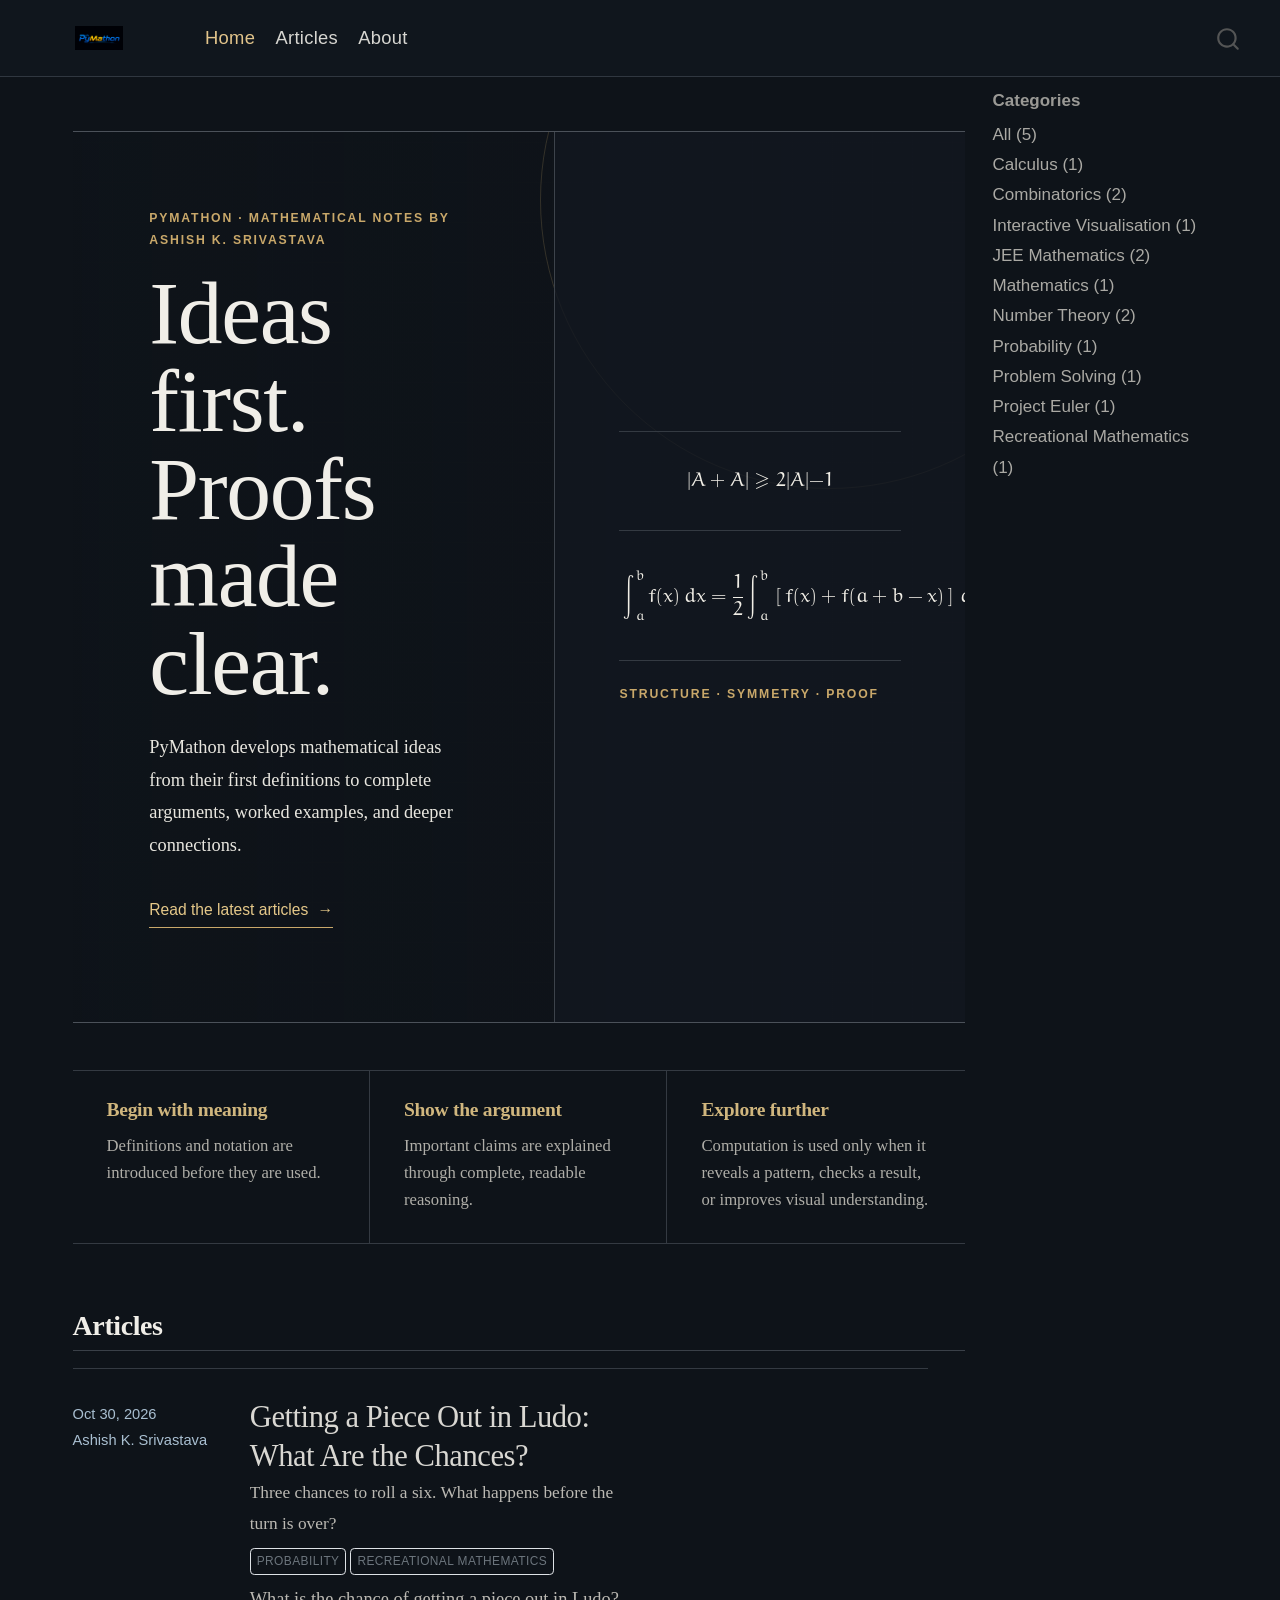
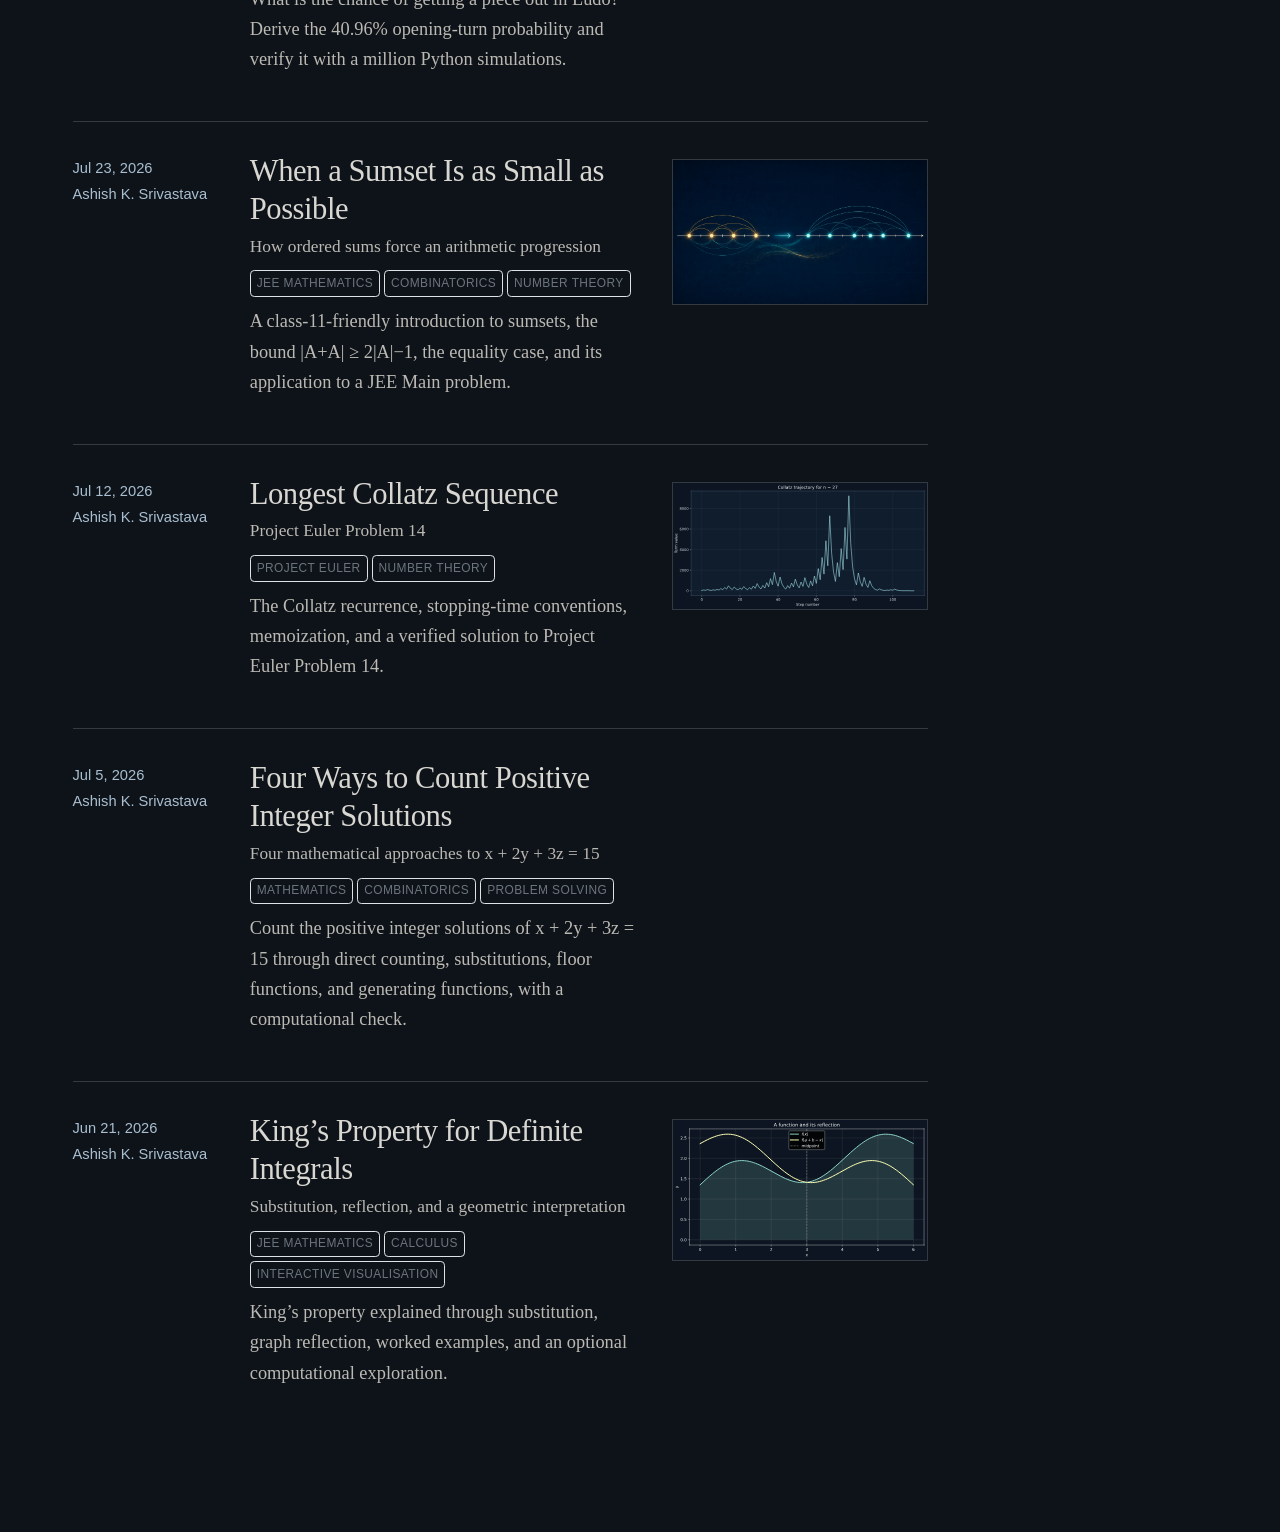
<file: docs/index.html>
<!DOCTYPE html>
<html xmlns="http://www.w3.org/1999/xhtml" lang="en" xml:lang="en"><head>

<meta charset="utf-8">
<meta name="generator" content="quarto-1.9.38">

<meta name="viewport" content="width=device-width, initial-scale=1.0, user-scalable=yes">

<meta name="author" content="Ashish K. Srivastava">
<meta name="description" content="Carefully written mathematics: proofs, problem solving, worked examples, and computational exploration where it adds insight.">

<title>PyMathon</title>
<style>
/* Default styles provided by pandoc.
** See https://pandoc.org/MANUAL.html#variables-for-html for config info.
*/
code{white-space: pre-wrap;}
span.smallcaps{font-variant: small-caps;}
div.columns{display: flex; gap: min(4vw, 1.5em);}
div.column{flex: auto; overflow-x: auto;}
div.hanging-indent{margin-left: 1.5em; text-indent: -1.5em;}
ul.task-list{list-style: none;}
ul.task-list li input[type="checkbox"] {
  width: 0.8em;
  margin: 0 0.8em 0.2em -1em; /* quarto-specific, see https://github.com/quarto-dev/quarto-cli/issues/4556 */ 
  vertical-align: middle;
}
</style>


<script src="site_libs/quarto-nav/quarto-nav.js"></script>
<script src="site_libs/quarto-nav/headroom.min.js"></script>
<script src="site_libs/clipboard/clipboard.min.js"></script>
<script src="site_libs/quarto-search/autocomplete.umd.js"></script>
<script src="site_libs/quarto-search/fuse.min.js"></script>
<script src="site_libs/quarto-search/quarto-search.js"></script>
<meta name="quarto:offset" content="./">
<script src="site_libs/quarto-listing/list.min.js"></script>
<script src="site_libs/quarto-listing/quarto-listing.js"></script>
<script src="site_libs/quarto-html/quarto.js" type="module"></script>
<script src="site_libs/quarto-html/tabsets/tabsets.js" type="module"></script>
<script src="site_libs/quarto-html/popper.min.js"></script>
<script src="site_libs/quarto-html/tippy.umd.min.js"></script>
<script src="site_libs/quarto-html/anchor.min.js"></script>
<link href="site_libs/quarto-html/tippy.css" rel="stylesheet">
<link href="site_libs/quarto-html/quarto-syntax-highlighting-9de9f6925d305bcf5b7eb9351f368d06.css" rel="stylesheet" id="quarto-text-highlighting-styles">
<script src="site_libs/bootstrap/bootstrap.min.js"></script>
<link href="site_libs/bootstrap/bootstrap-icons.css" rel="stylesheet">
<link href="site_libs/bootstrap/bootstrap-858fa3a77d60bad26bcac1712a2fce27.min.css" rel="stylesheet" append-hash="true" id="quarto-bootstrap" data-mode="light">
<script id="quarto-search-options" type="application/json">{
  "location": "navbar",
  "copy-button": false,
  "collapse-after": 3,
  "panel-placement": "end",
  "type": "overlay",
  "limit": 50,
  "keyboard-shortcut": [
    "f",
    "/",
    "s"
  ],
  "show-item-context": false,
  "language": {
    "search-no-results-text": "No results",
    "search-matching-documents-text": "matching documents",
    "search-copy-link-title": "Copy link to search",
    "search-hide-matches-text": "Hide additional matches",
    "search-more-match-text": "more match in this document",
    "search-more-matches-text": "more matches in this document",
    "search-clear-button-title": "Clear",
    "search-text-placeholder": "",
    "search-detached-cancel-button-title": "Cancel",
    "search-submit-button-title": "Submit",
    "search-label": "Search"
  }
}</script>
<script>

  window.document.addEventListener("DOMContentLoaded", function (_event) {
    const listingTargetEl = window.document.querySelector('#listing-listing .list');
    if (!listingTargetEl) {
      // No listing discovered, do not attach.
      return; 
    }

    const options = {
      valueNames: ['listing-date','listing-title','listing-author','listing-subtitle','listing-image','listing-description','listing-categories',{ data: ['index'] },{ data: ['categories'] },{ data: ['listing-date-sort'] },{ data: ['listing-file-modified-sort'] }],
      
      searchColumns: ["listing-date","listing-title","listing-author","listing-subtitle","listing-image","listing-description","listing-categories"],
    };

    window['quarto-listings'] = window['quarto-listings'] || {};
    window['quarto-listings']['listing-listing'] = new List('listing-listing', options);

    if (window['quarto-listing-loaded']) {
      window['quarto-listing-loaded']();
    }
  });

  window.addEventListener('hashchange',() => {
    if (window['quarto-listing-loaded']) {
      window['quarto-listing-loaded']();
    }
  })
  </script>
<meta name="robots" content="index, follow, max-image-preview:large, max-snippet:-1, max-video-preview:-1">
<meta name="googlebot" content="index, follow, max-image-preview:large, max-snippet:-1, max-video-preview:-1">
<script type="application/ld+json">
{
  "@context": "https://schema.org",
  "@type": "WebSite",
  "name": "PyMathon",
  "url": "https://ashishmathpy.github.io/pymathon/",
  "description": "Carefully written mathematics through definitions, proofs, worked examples, problem solving, and selective computational exploration.",
  "inLanguage": "en",
  "publisher": {
    "@type": "Person",
    "name": "Ashish K. Srivastava"
  }
}
</script>


<link rel="stylesheet" href="styles.css">
<link rel="alternate" type="application/rss+xml" title="PyMathon" href="index.xml" data-external="1"><meta property="og:title" content="PyMathon">
<meta property="og:description" content="Carefully written mathematics: proofs, problem solving, worked examples, and computational exploration where it adds insight.">
<meta property="og:image" content="https://ashishmathpy.github.io/pymathon/posts/sumsets-and-arithmetic-progressions/sumset-cover.png">
<meta property="og:site_name" content="PyMathon">
<meta property="og:image:height" content="941">
<meta property="og:image:width" content="1672">
<link rel="canonical" href="https://ashishmathpy.github.io/pymathon/">
</head>

<body class="nav-fixed quarto-light">

<div id="quarto-search-results"></div>
  <header id="quarto-header" class="headroom fixed-top">
    <nav class="navbar navbar-expand-lg " data-bs-theme="dark">
      <div class="navbar-container container-fluid">
      <div class="navbar-brand-container mx-auto">
    <a href="./index.html" class="navbar-brand navbar-brand-logo">
    <img src="./image.png" alt="PyMathon logo" class="navbar-logo light-content">
    <img src="./image.png" alt="PyMathon logo" class="navbar-logo dark-content">
    </a>
    <a class="navbar-brand" href="./index.html">
    <span class="navbar-title">PyMathon</span>
    </a>
  </div>
            <div id="quarto-search" class="" title="Search"></div>
          <button class="navbar-toggler" type="button" data-bs-toggle="collapse" data-bs-target="#navbarCollapse" aria-controls="navbarCollapse" role="menu" aria-expanded="false" aria-label="Toggle navigation" onclick="if (window.quartoToggleHeadroom) { window.quartoToggleHeadroom(); }">
  <span class="navbar-toggler-icon"></span>
</button>
          <div class="collapse navbar-collapse" id="navbarCollapse">
            <ul class="navbar-nav navbar-nav-scroll me-auto">
  <li class="nav-item">
    <a class="nav-link active" href="./index.html" aria-current="page"> 
<span class="menu-text">Home</span></a>
  </li>  
  <li class="nav-item">
    <a class="nav-link" href="./index.html#latest-articles"> 
<span class="menu-text">Articles</span></a>
  </li>  
  <li class="nav-item">
    <a class="nav-link" href="./about.html"> 
<span class="menu-text">About</span></a>
  </li>  
</ul>
          </div> <!-- /navcollapse -->
            <div class="quarto-navbar-tools">
</div>
      </div> <!-- /container-fluid -->
    </nav>
</header>
<!-- content -->
<div id="quarto-content" class="quarto-container page-columns page-rows-contents page-layout-full page-navbar">
<!-- sidebar -->
<!-- margin-sidebar -->
    <div id="quarto-margin-sidebar" class="sidebar margin-sidebar">
    <h5 class="quarto-listing-category-title">Categories</h5><div class="quarto-listing-category category-default"><div class="category" data-category="">All <span class="quarto-category-count">(5)</span></div><div class="category" data-category="Q2FsY3VsdXM=">Calculus <span class="quarto-category-count">(1)</span></div><div class="category" data-category="Q29tYmluYXRvcmljcw==">Combinatorics <span class="quarto-category-count">(2)</span></div><div class="category" data-category="SW50ZXJhY3RpdmUlMjBWaXN1YWxpc2F0aW9u">Interactive Visualisation <span class="quarto-category-count">(1)</span></div><div class="category" data-category="SkVFJTIwTWF0aGVtYXRpY3M=">JEE Mathematics <span class="quarto-category-count">(2)</span></div><div class="category" data-category="TWF0aGVtYXRpY3M=">Mathematics <span class="quarto-category-count">(1)</span></div><div class="category" data-category="TnVtYmVyJTIwVGhlb3J5">Number Theory <span class="quarto-category-count">(2)</span></div><div class="category" data-category="UHJvYmFiaWxpdHk=">Probability <span class="quarto-category-count">(1)</span></div><div class="category" data-category="UHJvYmxlbSUyMFNvbHZpbmc=">Problem Solving <span class="quarto-category-count">(1)</span></div><div class="category" data-category="UHJvamVjdCUyMEV1bGVy">Project Euler <span class="quarto-category-count">(1)</span></div><div class="category" data-category="UmVjcmVhdGlvbmFsJTIwTWF0aGVtYXRpY3M=">Recreational Mathematics <span class="quarto-category-count">(1)</span></div></div></div>
<!-- main -->
<main class="content column-page-left" id="quarto-document-content">

<header id="title-block-header" class="quarto-title-block default">
<div class="quarto-title">
<h1 class="title">PyMathon</h1>
</div>

<div>
  <div class="description">
    Carefully written mathematics: proofs, problem solving, worked examples, and computational exploration where it adds insight.
  </div>
</div>


<div class="quarto-title-meta column-page-left">

    <div>
    <div class="quarto-title-meta-heading">Author</div>
    <div class="quarto-title-meta-contents">
             <p>Ashish K. Srivastava </p>
          </div>
  </div>
    
  
    
  </div>
  


</header>


<div class="home-hero">
<div class="home-hero-copy">
<div class="home-eyebrow">
<p>PYMATHON · MATHEMATICAL NOTES BY ASHISH K. SRIVASTAVA</p>
</div>
<section id="ideas-first.-proofs-made-clear." class="level1">
<h1>Ideas first. Proofs made clear.</h1>
<p>PyMathon develops mathematical ideas from their first definitions to complete arguments, worked examples, and deeper connections.</p>
<p><a href="#articles" class="home-primary-link">Read the latest articles</a></p>
</section>
</div>
<div class="home-math-panel" aria-label="A selection of mathematical ideas explored on PyMathon">
<div class="home-math-line">
<p><math display="block" xmlns="http://www.w3.org/1998/Math/MathML"><semantics><mrow><mo stretchy="false" form="prefix">|</mo><mi>A</mi><mo>+</mo><mi>A</mi><mo stretchy="false" form="prefix">|</mo><mo>≥</mo><mn>2</mn><mo stretchy="false" form="prefix">|</mo><mi>A</mi><mo stretchy="false" form="prefix">|</mo><mi>−</mi><mn>1</mn></mrow><annotation encoding="application/x-tex">
|A+A|\geq 2|A|-1
</annotation></semantics></math></p>
</div>
<div class="home-math-line">
<p><math display="block" xmlns="http://www.w3.org/1998/Math/MathML"><semantics><mrow><msubsup><mo>∫</mo><mi>a</mi><mi>b</mi></msubsup><mi>f</mi><mo stretchy="false" form="prefix">(</mo><mi>x</mi><mo stretchy="false" form="postfix">)</mo><mspace width="0.167em"></mspace><mi>d</mi><mi>x</mi><mo>=</mo><mfrac><mn>1</mn><mn>2</mn></mfrac><msubsup><mo>∫</mo><mi>a</mi><mi>b</mi></msubsup><mspace width="-0.167em"></mspace><mrow><mo stretchy="true" form="prefix">[</mo><mi>f</mi><mo stretchy="false" form="prefix">(</mo><mi>x</mi><mo stretchy="false" form="postfix">)</mo><mo>+</mo><mi>f</mi><mo stretchy="false" form="prefix">(</mo><mi>a</mi><mo>+</mo><mi>b</mi><mo>−</mo><mi>x</mi><mo stretchy="false" form="postfix">)</mo><mo stretchy="true" form="postfix">]</mo></mrow><mspace width="0.167em"></mspace><mi>d</mi><mi>x</mi></mrow><annotation encoding="application/x-tex">
\int_a^b f(x)\,dx
=
\frac12\int_a^b\!\left[f(x)+f(a+b-x)\right]\,dx
</annotation></semantics></math></p>
</div>
<div class="home-math-caption">
<p>Structure · symmetry · proof</p>
</div>
</div>
</div>
<div class="home-principles">
<section id="begin-with-meaning" class="level3 home-principle">
<h3 class="anchored" data-anchor-id="begin-with-meaning">Begin with meaning</h3>
<p>Definitions and notation are introduced before they are used.</p>
</section>
<section id="show-the-argument" class="level3 home-principle">
<h3 class="anchored" data-anchor-id="show-the-argument">Show the argument</h3>
<p>Important claims are explained through complete, readable reasoning.</p>
</section>
<section id="explore-further" class="level3 home-principle">
<h3 class="anchored" data-anchor-id="explore-further">Explore further</h3>
<p>Computation is used only when it reveals a pattern, checks a result, or improves visual understanding.</p>
</section>
</div>
<section id="articles" class="level2">
<h2 class="anchored" data-anchor-id="articles">Articles</h2>



</section>

<div class="quarto-listing quarto-listing-container-default" id="listing-listing">
<div class="list quarto-listing-default">
<div class="quarto-post image-right" data-index="0" data-categories="UHJvYmFiaWxpdHklMkNSZWNyZWF0aW9uYWwlMjBNYXRoZW1hdGljcw==" data-listing-date-sort="1793298600000" data-listing-file-modified-sort="1793381427982" data-listing-date-modified-sort="NaN" data-listing-reading-time-sort="8" data-listing-word-count-sort="1590">
<div class="thumbnail"><a href="./posts/ludo-opening-turn-probability/index.html" class="no-external">

<div class="listing-item-img-placeholder card-img-top" >&nbsp;</div>

</a></div>
<div class="body">
<h3 class="no-anchor listing-title">
<a href="./posts/ludo-opening-turn-probability/index.html" class="no-external">Getting a Piece Out in Ludo: What Are the Chances?</a>
</h3>
<div class="listing-subtitle">
<a href="./posts/ludo-opening-turn-probability/index.html" class="no-external">Three chances to roll a six. What happens before the turn is over?</a>
</div>
<div class="listing-categories">

<div class="listing-category" onclick="window.quartoListingCategory('UHJvYmFiaWxpdHk='); return false;">Probability</div>

<div class="listing-category" onclick="window.quartoListingCategory('UmVjcmVhdGlvbmFsJTIwTWF0aGVtYXRpY3M='); return false;">Recreational Mathematics</div>

</div>
<div class="delink listing-description"><a href="./posts/ludo-opening-turn-probability/index.html" class="no-external">
<p>What is the chance of getting a piece out in Ludo? Derive the 40.96% opening-turn probability and verify it with a million Python simulations.</p>
</a></div>
</div>
<div class="metadata">
<a href="./posts/ludo-opening-turn-probability/index.html" class="no-external">
<div class="listing-date">
Oct 30, 2026
</div>
<div class="listing-author">
Ashish K. Srivastava
</div>
</a>
</div>
</div>
<div class="quarto-post image-right" data-index="1" data-categories="SkVFJTIwTWF0aGVtYXRpY3MlMkNDb21iaW5hdG9yaWNzJTJDTnVtYmVyJTIwVGhlb3J5" data-listing-date-sort="1784745000000" data-listing-file-modified-sort="1793380720765" data-listing-date-modified-sort="NaN" data-listing-reading-time-sort="10" data-listing-word-count-sort="1890">
<div class="thumbnail"><a href="./posts/sumsets-and-arithmetic-progressions/index.html" class="no-external">

<img loading="lazy" src="./posts/sumsets-and-arithmetic-progressions/sumset-cover.png" class="thumbnail-image">

</a></div>
<div class="body">
<h3 class="no-anchor listing-title">
<a href="./posts/sumsets-and-arithmetic-progressions/index.html" class="no-external">When a Sumset Is as Small as Possible</a>
</h3>
<div class="listing-subtitle">
<a href="./posts/sumsets-and-arithmetic-progressions/index.html" class="no-external">How ordered sums force an arithmetic progression</a>
</div>
<div class="listing-categories">

<div class="listing-category" onclick="window.quartoListingCategory('SkVFJTIwTWF0aGVtYXRpY3M='); return false;">JEE Mathematics</div>

<div class="listing-category" onclick="window.quartoListingCategory('Q29tYmluYXRvcmljcw=='); return false;">Combinatorics</div>

<div class="listing-category" onclick="window.quartoListingCategory('TnVtYmVyJTIwVGhlb3J5'); return false;">Number Theory</div>

</div>
<div class="delink listing-description"><a href="./posts/sumsets-and-arithmetic-progressions/index.html" class="no-external">
<p>A class-11-friendly introduction to sumsets, the bound |A+A| ≥ 2|A|−1, the equality case, and its application to a JEE Main problem.</p>
</a></div>
</div>
<div class="metadata">
<a href="./posts/sumsets-and-arithmetic-progressions/index.html" class="no-external">
<div class="listing-date">
Jul 23, 2026
</div>
<div class="listing-author">
Ashish K. Srivastava
</div>
</a>
</div>
</div>
<div class="quarto-post image-right" data-index="2" data-categories="UHJvamVjdCUyMEV1bGVyJTJDTnVtYmVyJTIwVGhlb3J5" data-listing-date-sort="1783794600000" data-listing-file-modified-sort="1793380720764" data-listing-date-modified-sort="NaN" data-listing-reading-time-sort="6" data-listing-word-count-sort="1086">
<div class="thumbnail"><a href="./posts/longest-collatz-sequence/index.html" class="no-external">

<p class="card-img-top"><img loading='lazy' src="posts/longest-collatz-sequence/index_files/figure-html/cell-5-output-1.svg"  class="thumbnail-image card-img"/></p>

</a></div>
<div class="body">
<h3 class="no-anchor listing-title">
<a href="./posts/longest-collatz-sequence/index.html" class="no-external">Longest Collatz Sequence</a>
</h3>
<div class="listing-subtitle">
<a href="./posts/longest-collatz-sequence/index.html" class="no-external">Project Euler Problem 14</a>
</div>
<div class="listing-categories">

<div class="listing-category" onclick="window.quartoListingCategory('UHJvamVjdCUyMEV1bGVy'); return false;">Project Euler</div>

<div class="listing-category" onclick="window.quartoListingCategory('TnVtYmVyJTIwVGhlb3J5'); return false;">Number Theory</div>

</div>
<div class="delink listing-description"><a href="./posts/longest-collatz-sequence/index.html" class="no-external">
<p>The Collatz recurrence, stopping-time conventions, memoization, and a verified solution to Project Euler Problem 14.</p>
</a></div>
</div>
<div class="metadata">
<a href="./posts/longest-collatz-sequence/index.html" class="no-external">
<div class="listing-date">
Jul 12, 2026
</div>
<div class="listing-author">
Ashish K. Srivastava
</div>
</a>
</div>
</div>
<div class="quarto-post image-right" data-index="3" data-categories="TWF0aGVtYXRpY3MlMkNDb21iaW5hdG9yaWNzJTJDUHJvYmxlbSUyMFNvbHZpbmc=" data-listing-date-sort="1783189800000" data-listing-file-modified-sort="1793380720765" data-listing-date-modified-sort="NaN" data-listing-reading-time-sort="4" data-listing-word-count-sort="722">
<div class="thumbnail"><a href="./posts/positive-integer-solutions/index.html" class="no-external">

<div class="listing-item-img-placeholder card-img-top" >&nbsp;</div>

</a></div>
<div class="body">
<h3 class="no-anchor listing-title">
<a href="./posts/positive-integer-solutions/index.html" class="no-external">Four Ways to Count Positive Integer Solutions</a>
</h3>
<div class="listing-subtitle">
<a href="./posts/positive-integer-solutions/index.html" class="no-external">Four mathematical approaches to x + 2y + 3z = 15</a>
</div>
<div class="listing-categories">

<div class="listing-category" onclick="window.quartoListingCategory('TWF0aGVtYXRpY3M='); return false;">Mathematics</div>

<div class="listing-category" onclick="window.quartoListingCategory('Q29tYmluYXRvcmljcw=='); return false;">Combinatorics</div>

<div class="listing-category" onclick="window.quartoListingCategory('UHJvYmxlbSUyMFNvbHZpbmc='); return false;">Problem Solving</div>

</div>
<div class="delink listing-description"><a href="./posts/positive-integer-solutions/index.html" class="no-external">
<p>Count the positive integer solutions of x + 2y + 3z = 15 through direct counting, substitutions, floor functions, and generating functions, with a computational check.</p>
</a></div>
</div>
<div class="metadata">
<a href="./posts/positive-integer-solutions/index.html" class="no-external">
<div class="listing-date">
Jul 5, 2026
</div>
<div class="listing-author">
Ashish K. Srivastava
</div>
</a>
</div>
</div>
<div class="quarto-post image-right" data-index="4" data-categories="SkVFJTIwTWF0aGVtYXRpY3MlMkNDYWxjdWx1cyUyQ0ludGVyYWN0aXZlJTIwVmlzdWFsaXNhdGlvbg==" data-listing-date-sort="1781980200000" data-listing-file-modified-sort="1793380720764" data-listing-date-modified-sort="NaN" data-listing-reading-time-sort="4" data-listing-word-count-sort="678">
<div class="thumbnail"><a href="./posts/kings-property/index.html" class="no-external">

<p class="card-img-top"><img loading='lazy' src="posts/kings-property/index_files/figure-html/cell-2-output-2.svg"  class="thumbnail-image card-img"/></p>

</a></div>
<div class="body">
<h3 class="no-anchor listing-title">
<a href="./posts/kings-property/index.html" class="no-external">King’s Property for Definite Integrals</a>
</h3>
<div class="listing-subtitle">
<a href="./posts/kings-property/index.html" class="no-external">Substitution, reflection, and a geometric interpretation</a>
</div>
<div class="listing-categories">

<div class="listing-category" onclick="window.quartoListingCategory('SkVFJTIwTWF0aGVtYXRpY3M='); return false;">JEE Mathematics</div>

<div class="listing-category" onclick="window.quartoListingCategory('Q2FsY3VsdXM='); return false;">Calculus</div>

<div class="listing-category" onclick="window.quartoListingCategory('SW50ZXJhY3RpdmUlMjBWaXN1YWxpc2F0aW9u'); return false;">Interactive Visualisation</div>

</div>
<div class="delink listing-description"><a href="./posts/kings-property/index.html" class="no-external">
<p>King’s property explained through substitution, graph reflection, worked examples, and an optional computational exploration.</p>
</a></div>
</div>
<div class="metadata">
<a href="./posts/kings-property/index.html" class="no-external">
<div class="listing-date">
Jun 21, 2026
</div>
<div class="listing-author">
Ashish K. Srivastava
</div>
</a>
</div>
</div>
</div>
<div class="listing-no-matching d-none">No matching items</div>
</div></main> <!-- /main -->
<script id="quarto-html-after-body" type="application/javascript">
  window.document.addEventListener("DOMContentLoaded", function (event) {
    const icon = "";
    const anchorJS = new window.AnchorJS();
    anchorJS.options = {
      placement: 'right',
      icon: icon
    };
    anchorJS.add('.anchored');
    const isCodeAnnotation = (el) => {
      for (const clz of el.classList) {
        if (clz.startsWith('code-annotation-')) {                     
          return true;
        }
      }
      return false;
    }
    const onCopySuccess = function(e) {
      // button target
      const button = e.trigger;
      // don't keep focus
      button.blur();
      // flash "checked"
      button.classList.add('code-copy-button-checked');
      var currentTitle = button.getAttribute("title");
      button.setAttribute("title", "Copied!");
      let tooltip;
      if (window.bootstrap) {
        button.setAttribute("data-bs-toggle", "tooltip");
        button.setAttribute("data-bs-placement", "left");
        button.setAttribute("data-bs-title", "Copied!");
        tooltip = new bootstrap.Tooltip(button, 
          { trigger: "manual", 
            customClass: "code-copy-button-tooltip",
            offset: [0, -8]});
        tooltip.show();    
      }
      setTimeout(function() {
        if (tooltip) {
          tooltip.hide();
          button.removeAttribute("data-bs-title");
          button.removeAttribute("data-bs-toggle");
          button.removeAttribute("data-bs-placement");
        }
        button.setAttribute("title", currentTitle);
        button.classList.remove('code-copy-button-checked');
      }, 1000);
      // clear code selection
      e.clearSelection();
    }
    const getTextToCopy = function(trigger) {
      const outerScaffold = trigger.parentElement.cloneNode(true);
      const codeEl = outerScaffold.querySelector('code');
      for (const childEl of codeEl.children) {
        if (isCodeAnnotation(childEl)) {
          childEl.remove();
        }
      }
      return codeEl.innerText;
    }
    const clipboard = new window.ClipboardJS('.code-copy-button:not([data-in-quarto-modal])', {
      text: getTextToCopy
    });
    clipboard.on('success', onCopySuccess);
    if (window.document.getElementById('quarto-embedded-source-code-modal')) {
      const clipboardModal = new window.ClipboardJS('.code-copy-button[data-in-quarto-modal]', {
        text: getTextToCopy,
        container: window.document.getElementById('quarto-embedded-source-code-modal')
      });
      clipboardModal.on('success', onCopySuccess);
    }
      var localhostRegex = new RegExp(/^(?:http|https):\/\/localhost\:?[0-9]*\//);
      var mailtoRegex = new RegExp(/^mailto:/);
        var filterRegex = new RegExp("https:\/\/ashishmathpy\.github\.io\/pymathon\/");
      var isInternal = (href) => {
          return filterRegex.test(href) || localhostRegex.test(href) || mailtoRegex.test(href);
      }
      // Inspect non-navigation links and adorn them if external
     var links = window.document.querySelectorAll('a[href]:not(.nav-link):not(.navbar-brand):not(.toc-action):not(.sidebar-link):not(.sidebar-item-toggle):not(.pagination-link):not(.no-external):not([aria-hidden]):not(.dropdown-item):not(.quarto-navigation-tool):not(.about-link)');
      for (var i=0; i<links.length; i++) {
        const link = links[i];
        if (!isInternal(link.href)) {
          // undo the damage that might have been done by quarto-nav.js in the case of
          // links that we want to consider external
          if (link.dataset.originalHref !== undefined) {
            link.href = link.dataset.originalHref;
          }
        }
      }
    function tippyHover(el, contentFn, onTriggerFn, onUntriggerFn) {
      const config = {
        allowHTML: true,
        maxWidth: 500,
        delay: 100,
        arrow: false,
        appendTo: function(el) {
            return el.parentElement;
        },
        interactive: true,
        interactiveBorder: 10,
        theme: 'quarto',
        placement: 'bottom-start',
      };
      if (contentFn) {
        config.content = contentFn;
      }
      if (onTriggerFn) {
        config.onTrigger = onTriggerFn;
      }
      if (onUntriggerFn) {
        config.onUntrigger = onUntriggerFn;
      }
      window.tippy(el, config); 
    }
    const noterefs = window.document.querySelectorAll('a[role="doc-noteref"]');
    for (var i=0; i<noterefs.length; i++) {
      const ref = noterefs[i];
      tippyHover(ref, function() {
        // use id or data attribute instead here
        let href = ref.getAttribute('data-footnote-href') || ref.getAttribute('href');
        try { href = new URL(href).hash; } catch {}
        const id = href.replace(/^#\/?/, "");
        const note = window.document.getElementById(id);
        if (note) {
          return note.innerHTML;
        } else {
          return "";
        }
      });
    }
    const xrefs = window.document.querySelectorAll('a.quarto-xref');
    const processXRef = (id, note) => {
      // Strip column container classes
      const stripColumnClz = (el) => {
        el.classList.remove("page-full", "page-columns");
        if (el.children) {
          for (const child of el.children) {
            stripColumnClz(child);
          }
        }
      }
      stripColumnClz(note)
      if (id === null || id.startsWith('sec-')) {
        // Special case sections, only their first couple elements
        const container = document.createElement("div");
        if (note.children && note.children.length > 2) {
          container.appendChild(note.children[0].cloneNode(true));
          for (let i = 1; i < note.children.length; i++) {
            const child = note.children[i];
            if (child.tagName === "P" && child.innerText === "") {
              continue;
            } else {
              container.appendChild(child.cloneNode(true));
              break;
            }
          }
          if (window.Quarto?.typesetMath) {
            window.Quarto.typesetMath(container);
          }
          return container.innerHTML
        } else {
          if (window.Quarto?.typesetMath) {
            window.Quarto.typesetMath(note);
          }
          return note.innerHTML;
        }
      } else {
        // Remove any anchor links if they are present
        const anchorLink = note.querySelector('a.anchorjs-link');
        if (anchorLink) {
          anchorLink.remove();
        }
        if (window.Quarto?.typesetMath) {
          window.Quarto.typesetMath(note);
        }
        if (note.classList.contains("callout")) {
          return note.outerHTML;
        } else {
          return note.innerHTML;
        }
      }
    }
    for (var i=0; i<xrefs.length; i++) {
      const xref = xrefs[i];
      tippyHover(xref, undefined, function(instance) {
        instance.disable();
        let url = xref.getAttribute('href');
        let hash = undefined; 
        if (url.startsWith('#')) {
          hash = url;
        } else {
          try { hash = new URL(url).hash; } catch {}
        }
        if (hash) {
          const id = hash.replace(/^#\/?/, "");
          const note = window.document.getElementById(id);
          if (note !== null) {
            try {
              const html = processXRef(id, note.cloneNode(true));
              instance.setContent(html);
            } finally {
              instance.enable();
              instance.show();
            }
          } else {
            // See if we can fetch this
            fetch(url.split('#')[0])
            .then(res => res.text())
            .then(html => {
              const parser = new DOMParser();
              const htmlDoc = parser.parseFromString(html, "text/html");
              const note = htmlDoc.getElementById(id);
              if (note !== null) {
                const html = processXRef(id, note);
                instance.setContent(html);
              } 
            }).finally(() => {
              instance.enable();
              instance.show();
            });
          }
        } else {
          // See if we can fetch a full url (with no hash to target)
          // This is a special case and we should probably do some content thinning / targeting
          fetch(url)
          .then(res => res.text())
          .then(html => {
            const parser = new DOMParser();
            const htmlDoc = parser.parseFromString(html, "text/html");
            const note = htmlDoc.querySelector('main.content');
            if (note !== null) {
              // This should only happen for chapter cross references
              // (since there is no id in the URL)
              // remove the first header
              if (note.children.length > 0 && note.children[0].tagName === "HEADER") {
                note.children[0].remove();
              }
              const html = processXRef(null, note);
              instance.setContent(html);
            } 
          }).finally(() => {
            instance.enable();
            instance.show();
          });
        }
      }, function(instance) {
      });
    }
        let selectedAnnoteEl;
        const selectorForAnnotation = ( cell, annotation) => {
          let cellAttr = 'data-code-cell="' + cell + '"';
          let lineAttr = 'data-code-annotation="' +  annotation + '"';
          const selector = 'span[' + cellAttr + '][' + lineAttr + ']';
          return selector;
        }
        const selectCodeLines = (annoteEl) => {
          const doc = window.document;
          const targetCell = annoteEl.getAttribute("data-target-cell");
          const targetAnnotation = annoteEl.getAttribute("data-target-annotation");
          const annoteSpan = window.document.querySelector(selectorForAnnotation(targetCell, targetAnnotation));
          const lines = annoteSpan.getAttribute("data-code-lines").split(",");
          const lineIds = lines.map((line) => {
            return targetCell + "-" + line;
          })
          let top = null;
          let height = null;
          let parent = null;
          if (lineIds.length > 0) {
              //compute the position of the single el (top and bottom and make a div)
              const el = window.document.getElementById(lineIds[0]);
              top = el.offsetTop;
              height = el.offsetHeight;
              parent = el.parentElement.parentElement;
            if (lineIds.length > 1) {
              const lastEl = window.document.getElementById(lineIds[lineIds.length - 1]);
              const bottom = lastEl.offsetTop + lastEl.offsetHeight;
              height = bottom - top;
            }
            if (top !== null && height !== null && parent !== null) {
              // cook up a div (if necessary) and position it 
              let div = window.document.getElementById("code-annotation-line-highlight");
              if (div === null) {
                div = window.document.createElement("div");
                div.setAttribute("id", "code-annotation-line-highlight");
                div.style.position = 'absolute';
                parent.appendChild(div);
              }
              div.style.top = top - 2 + "px";
              div.style.height = height + 4 + "px";
              div.style.left = 0;
              let gutterDiv = window.document.getElementById("code-annotation-line-highlight-gutter");
              if (gutterDiv === null) {
                gutterDiv = window.document.createElement("div");
                gutterDiv.setAttribute("id", "code-annotation-line-highlight-gutter");
                gutterDiv.style.position = 'absolute';
                const codeCell = window.document.getElementById(targetCell);
                const gutter = codeCell.querySelector('.code-annotation-gutter');
                gutter.appendChild(gutterDiv);
              }
              gutterDiv.style.top = top - 2 + "px";
              gutterDiv.style.height = height + 4 + "px";
            }
            selectedAnnoteEl = annoteEl;
          }
        };
        const unselectCodeLines = () => {
          const elementsIds = ["code-annotation-line-highlight", "code-annotation-line-highlight-gutter"];
          elementsIds.forEach((elId) => {
            const div = window.document.getElementById(elId);
            if (div) {
              div.remove();
            }
          });
          selectedAnnoteEl = undefined;
        };
          // Handle positioning of the toggle
      window.addEventListener(
        "resize",
        throttle(() => {
          elRect = undefined;
          if (selectedAnnoteEl) {
            selectCodeLines(selectedAnnoteEl);
          }
        }, 10)
      );
      function throttle(fn, ms) {
      let throttle = false;
      let timer;
        return (...args) => {
          if(!throttle) { // first call gets through
              fn.apply(this, args);
              throttle = true;
          } else { // all the others get throttled
              if(timer) clearTimeout(timer); // cancel #2
              timer = setTimeout(() => {
                fn.apply(this, args);
                timer = throttle = false;
              }, ms);
          }
        };
      }
        // Attach click handler to the DT
        const annoteDls = window.document.querySelectorAll('dt[data-target-cell]');
        for (const annoteDlNode of annoteDls) {
          annoteDlNode.addEventListener('click', (event) => {
            const clickedEl = event.target;
            if (clickedEl !== selectedAnnoteEl) {
              unselectCodeLines();
              const activeEl = window.document.querySelector('dt[data-target-cell].code-annotation-active');
              if (activeEl) {
                activeEl.classList.remove('code-annotation-active');
              }
              selectCodeLines(clickedEl);
              clickedEl.classList.add('code-annotation-active');
            } else {
              // Unselect the line
              unselectCodeLines();
              clickedEl.classList.remove('code-annotation-active');
            }
          });
        }
    const findCites = (el) => {
      const parentEl = el.parentElement;
      if (parentEl) {
        const cites = parentEl.dataset.cites;
        if (cites) {
          return {
            el,
            cites: cites.split(' ')
          };
        } else {
          return findCites(el.parentElement)
        }
      } else {
        return undefined;
      }
    };
    var bibliorefs = window.document.querySelectorAll('a[role="doc-biblioref"]');
    for (var i=0; i<bibliorefs.length; i++) {
      const ref = bibliorefs[i];
      const citeInfo = findCites(ref);
      if (citeInfo) {
        tippyHover(citeInfo.el, function() {
          var popup = window.document.createElement('div');
          citeInfo.cites.forEach(function(cite) {
            var citeDiv = window.document.createElement('div');
            citeDiv.classList.add('hanging-indent');
            citeDiv.classList.add('csl-entry');
            var biblioDiv = window.document.getElementById('ref-' + cite);
            if (biblioDiv) {
              citeDiv.innerHTML = biblioDiv.innerHTML;
            }
            popup.appendChild(citeDiv);
          });
          return popup.innerHTML;
        });
      }
    }
  });
  </script>
</div> <!-- /content -->




</body></html>
</file>
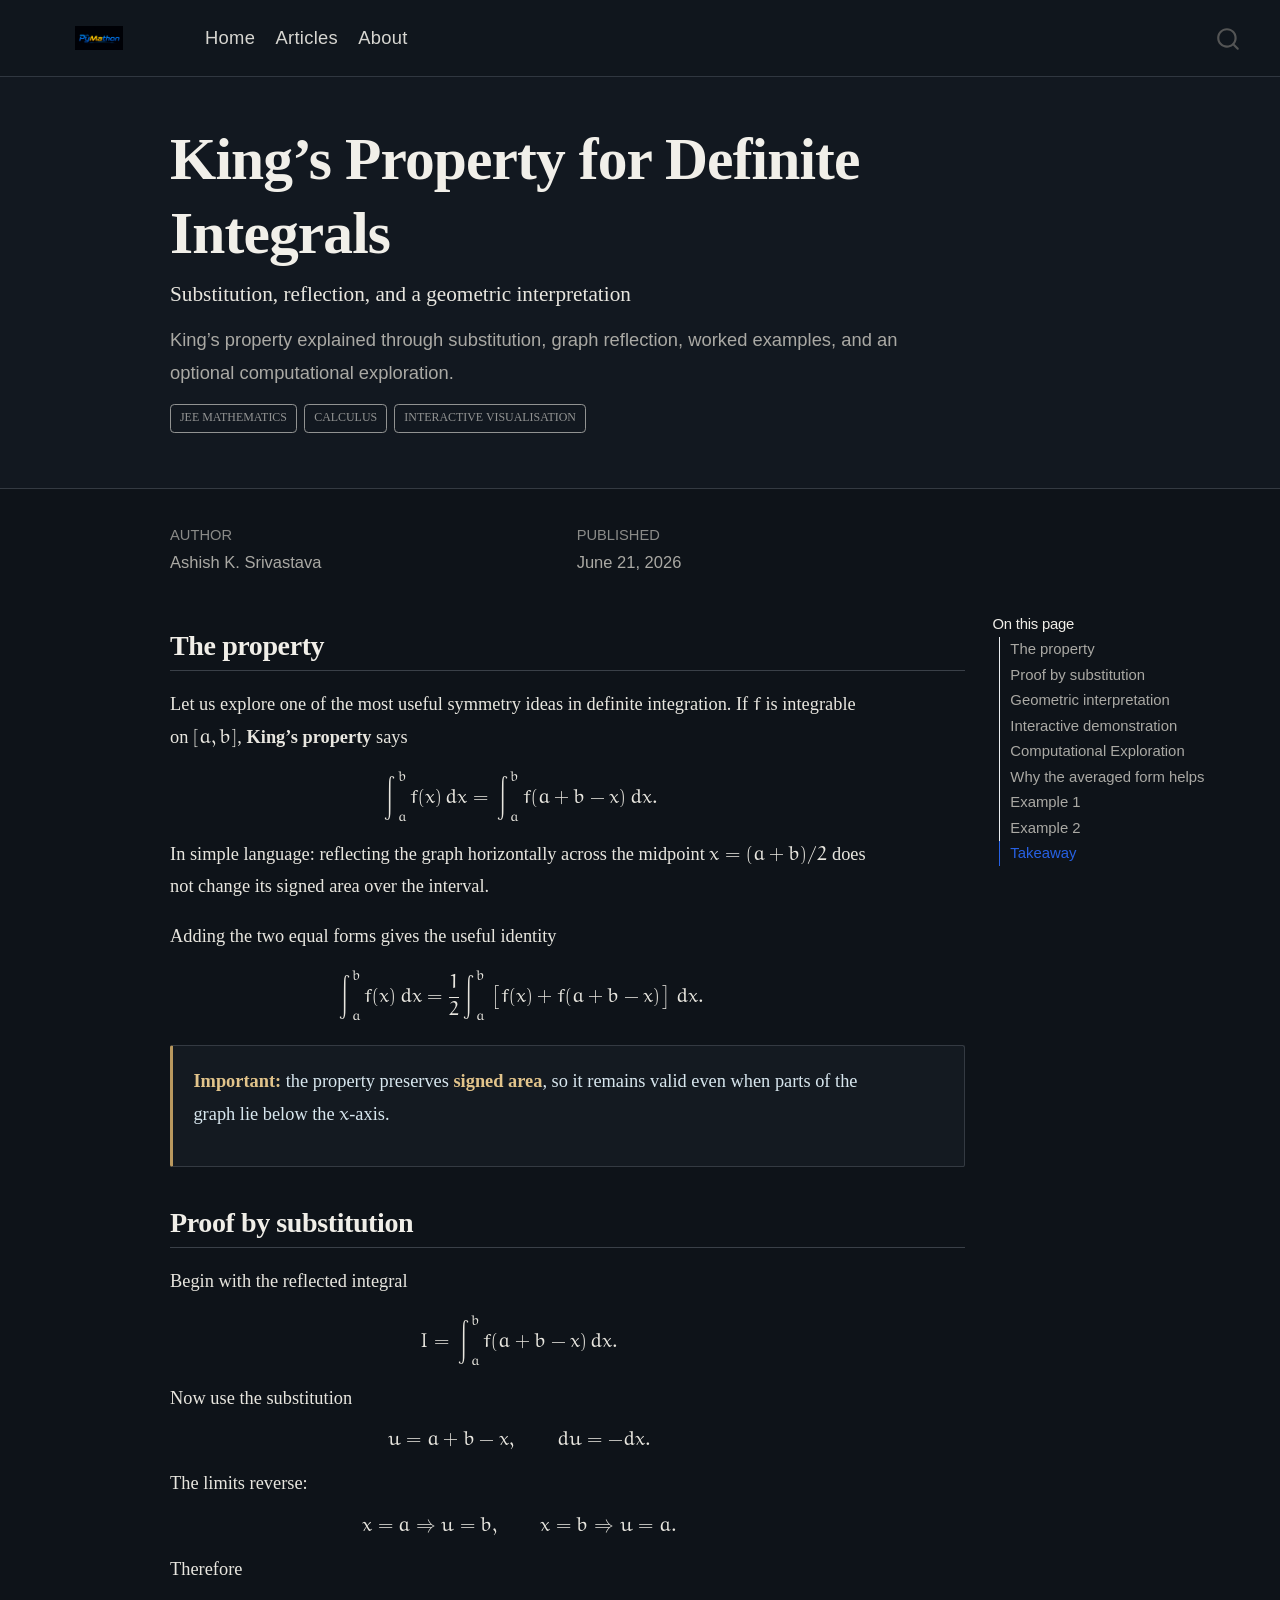
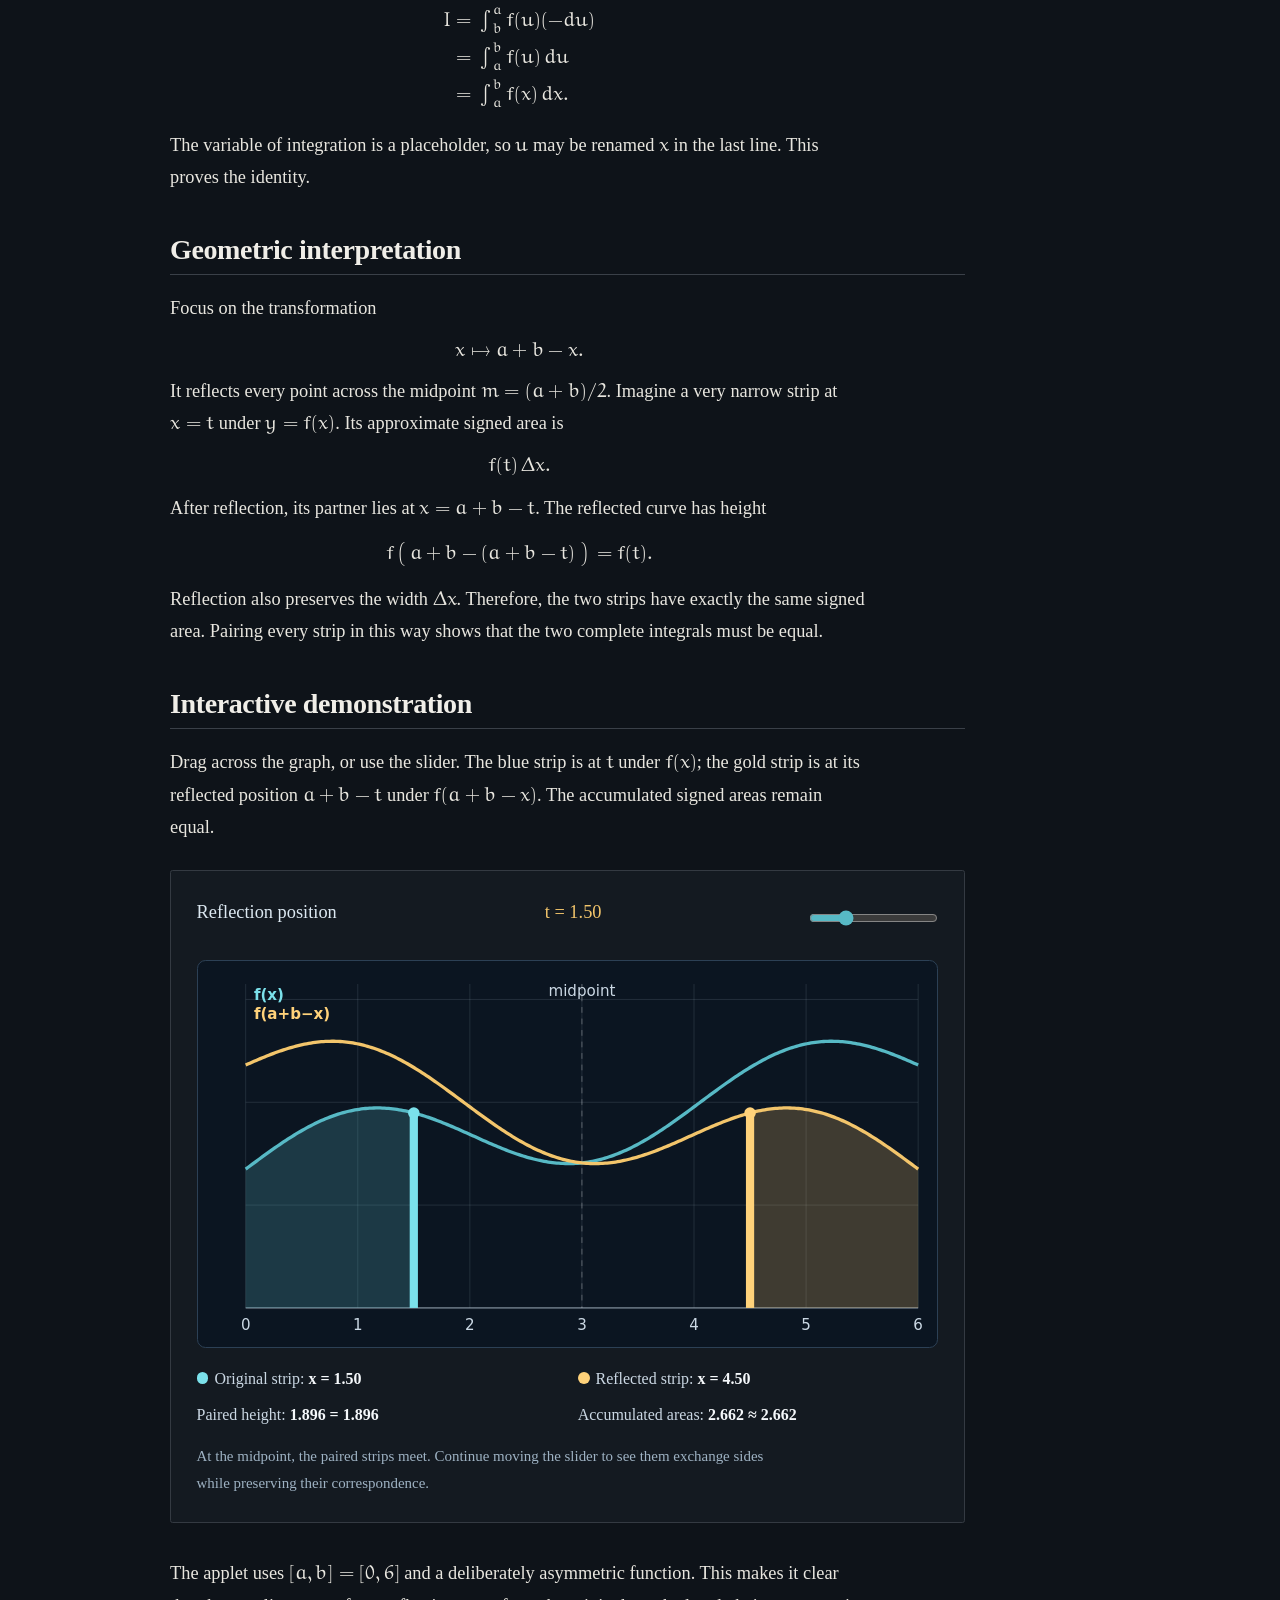
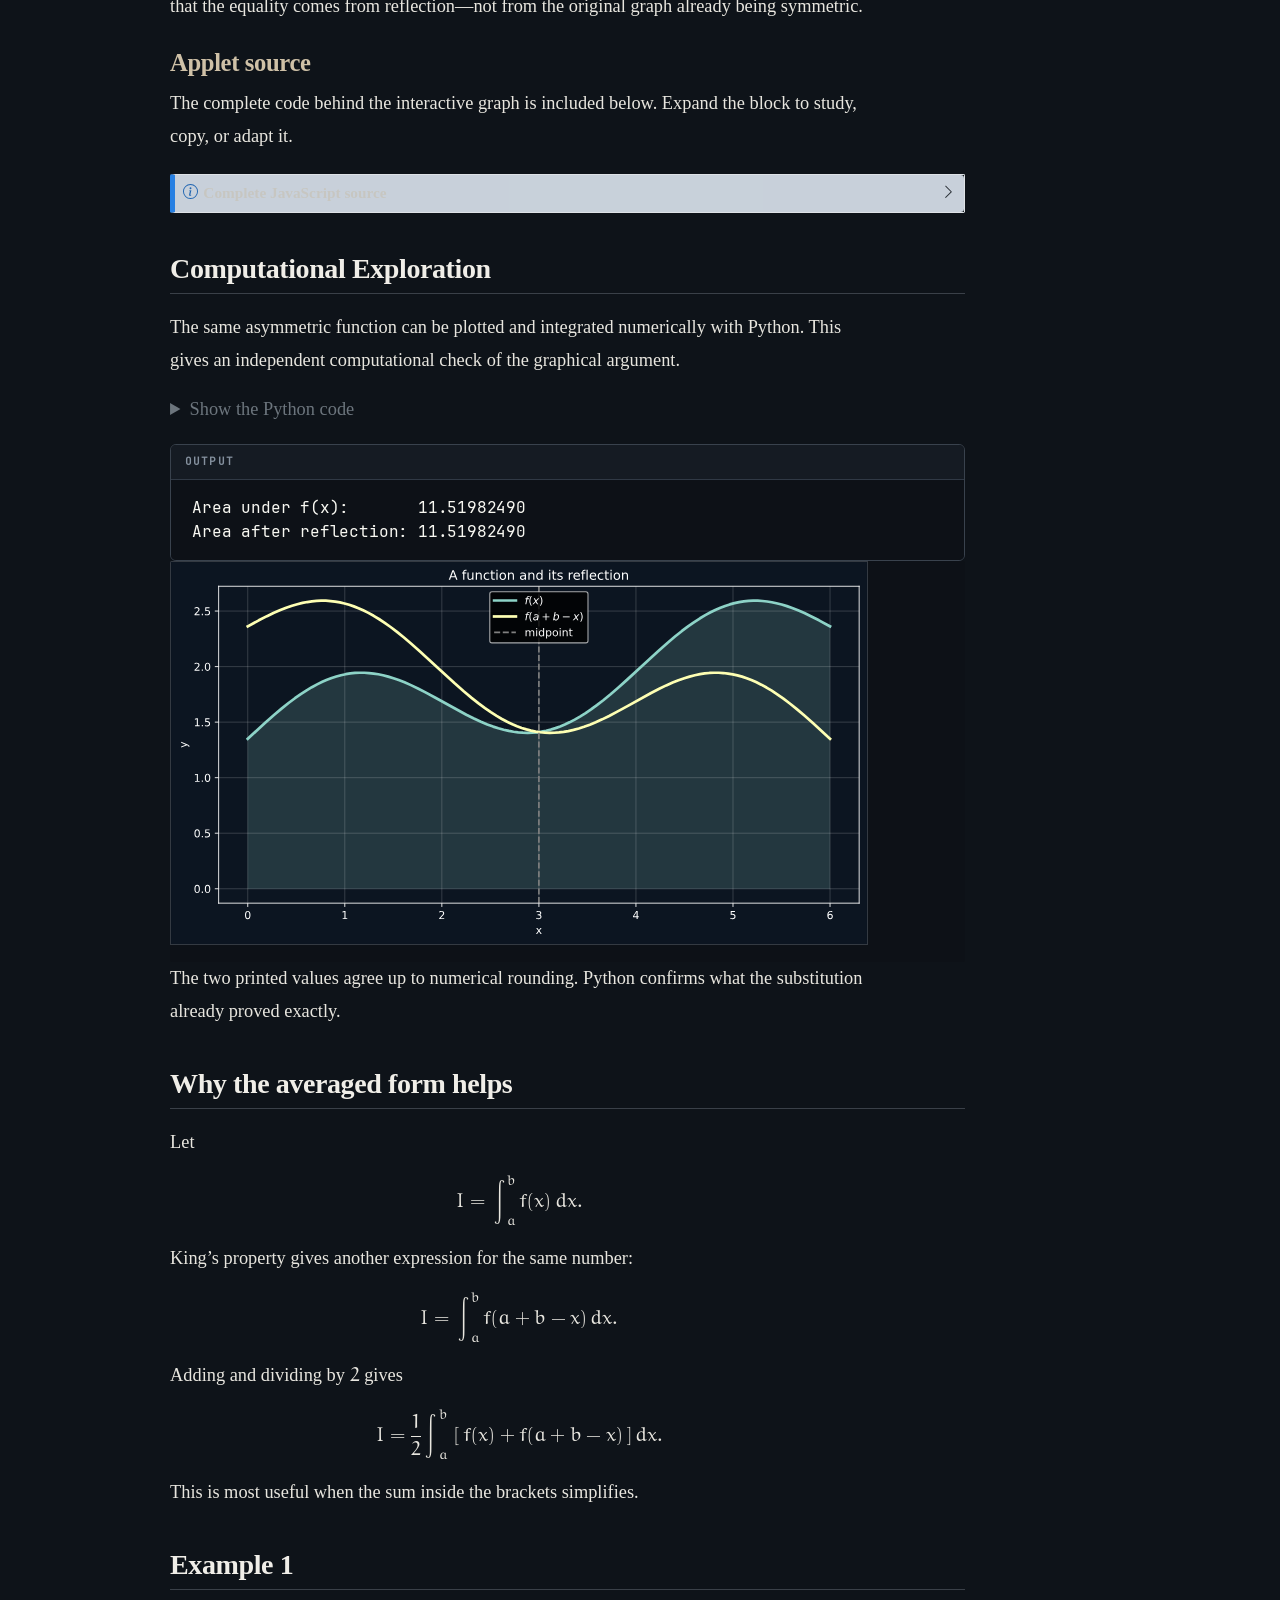
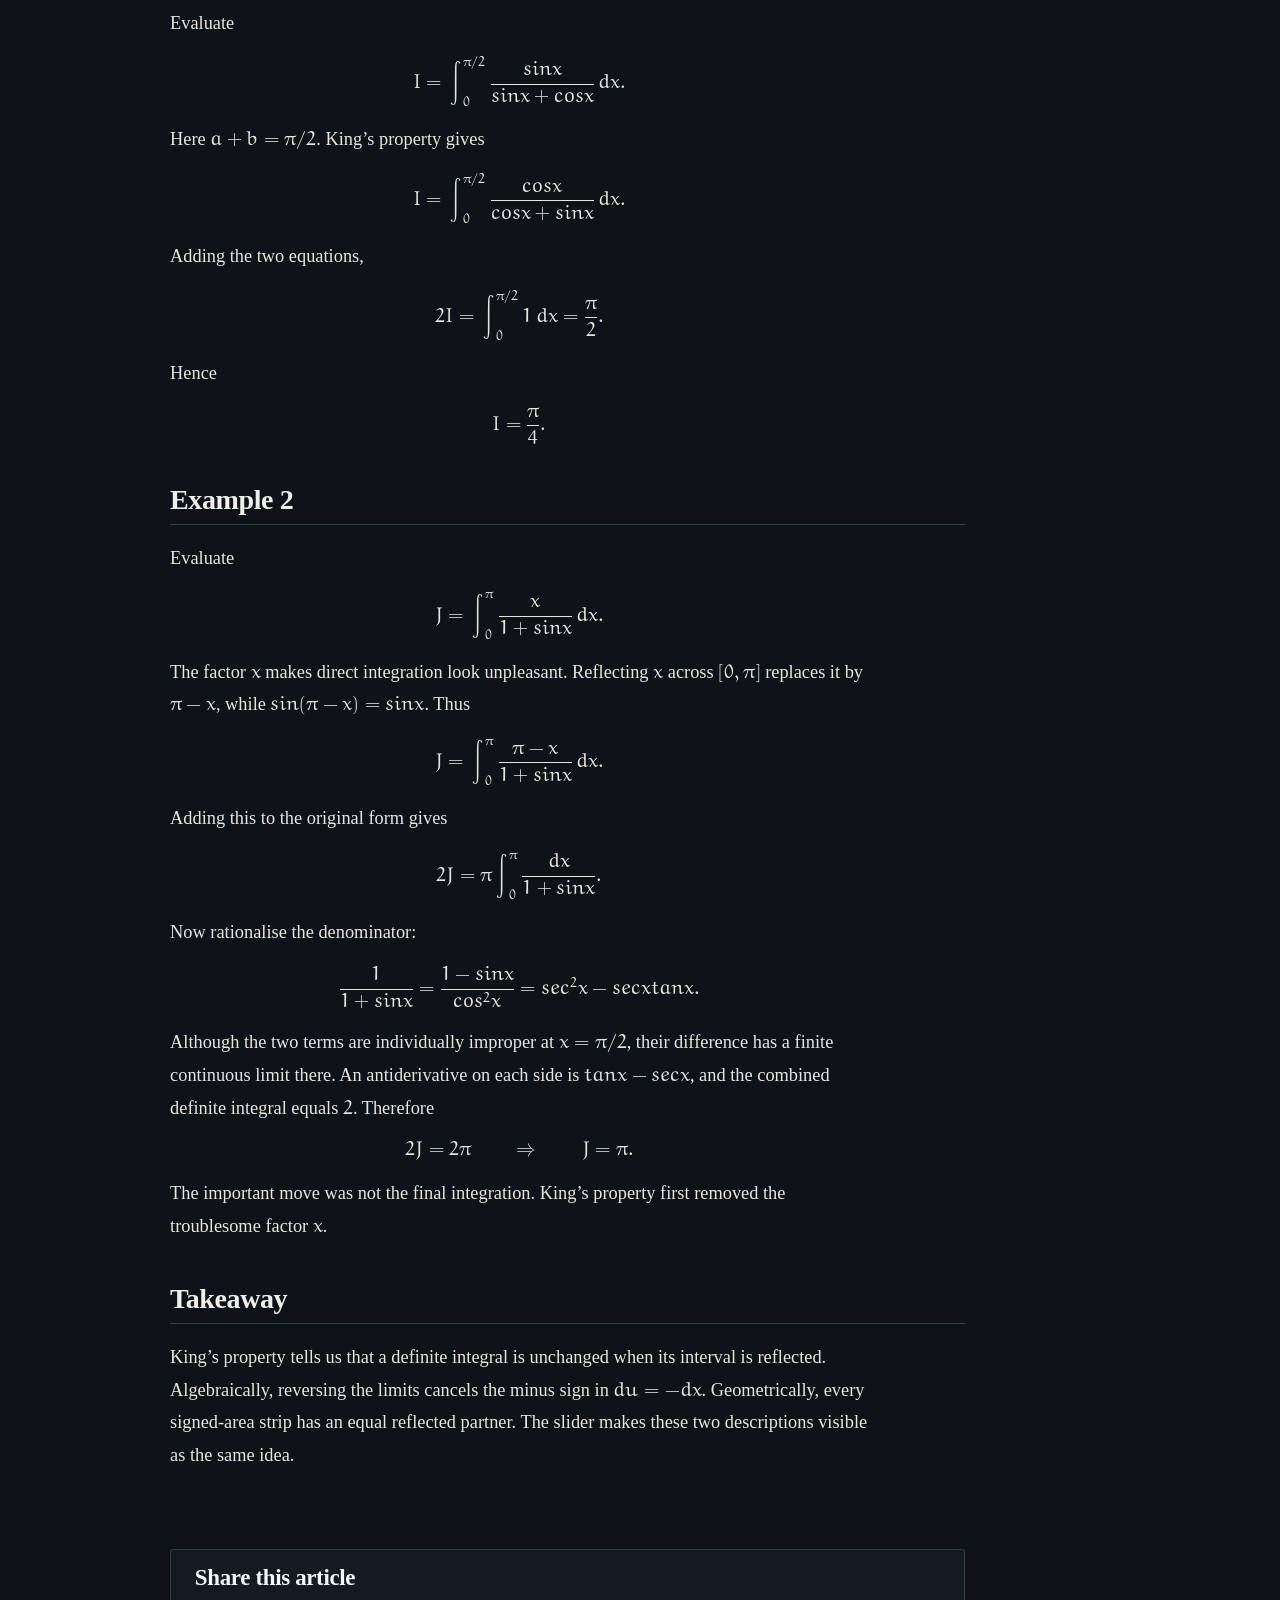
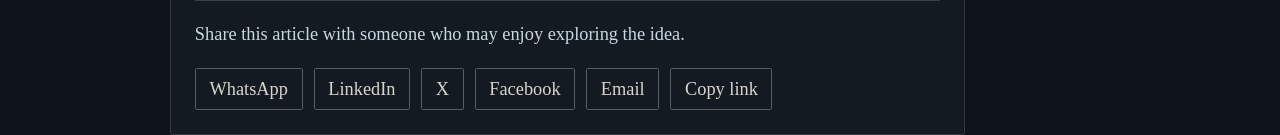
<file: docs/posts/kings-property/index.html>
<!DOCTYPE html>
<html xmlns="http://www.w3.org/1999/xhtml" lang="en" xml:lang="en"><head>

<meta charset="utf-8">
<meta name="generator" content="quarto-1.9.38">

<meta name="viewport" content="width=device-width, initial-scale=1.0, user-scalable=yes">

<meta name="author" content="Ashish K. Srivastava">
<meta name="dcterms.date" content="2026-06-21">
<meta name="description" content="King’s property explained through substitution, graph reflection, worked examples, and an optional computational exploration.">

<title>King’s Property for Definite Integrals – PyMathon</title>
<style>
/* Default styles provided by pandoc.
** See https://pandoc.org/MANUAL.html#variables-for-html for config info.
*/
code{white-space: pre-wrap;}
span.smallcaps{font-variant: small-caps;}
div.columns{display: flex; gap: min(4vw, 1.5em);}
div.column{flex: auto; overflow-x: auto;}
div.hanging-indent{margin-left: 1.5em; text-indent: -1.5em;}
ul.task-list{list-style: none;}
ul.task-list li input[type="checkbox"] {
  width: 0.8em;
  margin: 0 0.8em 0.2em -1em; /* quarto-specific, see https://github.com/quarto-dev/quarto-cli/issues/4556 */ 
  vertical-align: middle;
}
/* CSS for syntax highlighting */
html { -webkit-text-size-adjust: 100%; }
pre > code.sourceCode { white-space: pre; position: relative; }
pre > code.sourceCode > span { display: inline-block; line-height: 1.25; }
pre > code.sourceCode > span:empty { height: 1.2em; }
.sourceCode { overflow: visible; }
code.sourceCode > span { color: inherit; text-decoration: inherit; }
div.sourceCode { margin: 1em 0; }
pre.sourceCode { margin: 0; }
@media screen {
div.sourceCode { overflow: auto; }
}
@media print {
pre > code.sourceCode { white-space: pre-wrap; }
pre > code.sourceCode > span { text-indent: -5em; padding-left: 5em; }
}
pre.numberSource code
  { counter-reset: source-line 0; }
pre.numberSource code > span
  { position: relative; left: -4em; counter-increment: source-line; }
pre.numberSource code > span > a:first-child::before
  { content: counter(source-line);
    position: relative; left: -1em; text-align: right; vertical-align: baseline;
    border: none; display: inline-block;
    -webkit-touch-callout: none; -webkit-user-select: none;
    -khtml-user-select: none; -moz-user-select: none;
    -ms-user-select: none; user-select: none;
    padding: 0 4px; width: 4em;
  }
pre.numberSource { margin-left: 3em;  padding-left: 4px; }
div.sourceCode
  {   }
@media screen {
pre > code.sourceCode > span > a:first-child::before { text-decoration: underline; }
}
</style>


<script src="../../site_libs/quarto-nav/quarto-nav.js"></script>
<script src="../../site_libs/quarto-nav/headroom.min.js"></script>
<script src="../../site_libs/clipboard/clipboard.min.js"></script>
<script src="../../site_libs/quarto-search/autocomplete.umd.js"></script>
<script src="../../site_libs/quarto-search/fuse.min.js"></script>
<script src="../../site_libs/quarto-search/quarto-search.js"></script>
<meta name="quarto:offset" content="../../">
<script src="../../site_libs/quarto-html/quarto.js" type="module"></script>
<script src="../../site_libs/quarto-html/tabsets/tabsets.js" type="module"></script>
<script src="../../site_libs/quarto-html/popper.min.js"></script>
<script src="../../site_libs/quarto-html/tippy.umd.min.js"></script>
<script src="../../site_libs/quarto-html/anchor.min.js"></script>
<link href="../../site_libs/quarto-html/tippy.css" rel="stylesheet">
<link href="../../site_libs/quarto-html/quarto-syntax-highlighting-9de9f6925d305bcf5b7eb9351f368d06.css" rel="stylesheet" id="quarto-text-highlighting-styles">
<script src="../../site_libs/bootstrap/bootstrap.min.js"></script>
<link href="../../site_libs/bootstrap/bootstrap-icons.css" rel="stylesheet">
<link href="../../site_libs/bootstrap/bootstrap-858fa3a77d60bad26bcac1712a2fce27.min.css" rel="stylesheet" append-hash="true" id="quarto-bootstrap" data-mode="light">
<script id="quarto-search-options" type="application/json">{
  "location": "navbar",
  "copy-button": false,
  "collapse-after": 3,
  "panel-placement": "end",
  "type": "overlay",
  "limit": 50,
  "keyboard-shortcut": [
    "f",
    "/",
    "s"
  ],
  "show-item-context": false,
  "language": {
    "search-no-results-text": "No results",
    "search-matching-documents-text": "matching documents",
    "search-copy-link-title": "Copy link to search",
    "search-hide-matches-text": "Hide additional matches",
    "search-more-match-text": "more match in this document",
    "search-more-matches-text": "more matches in this document",
    "search-clear-button-title": "Clear",
    "search-text-placeholder": "",
    "search-detached-cancel-button-title": "Cancel",
    "search-submit-button-title": "Submit",
    "search-label": "Search"
  }
}</script>
<meta name="robots" content="index, follow, max-image-preview:large, max-snippet:-1, max-video-preview:-1">
<meta name="googlebot" content="index, follow, max-image-preview:large, max-snippet:-1, max-video-preview:-1">
<script type="application/ld+json">
{
  "@context": "https://schema.org",
  "@type": "WebSite",
  "name": "PyMathon",
  "url": "https://ashishmathpy.github.io/pymathon/",
  "description": "Carefully written mathematics through definitions, proofs, worked examples, problem solving, and selective computational exploration.",
  "inLanguage": "en",
  "publisher": {
    "@type": "Person",
    "name": "Ashish K. Srivastava"
  }
}
</script>


<link rel="stylesheet" href="../../styles.css">
<meta property="og:title" content="King’s Property for Definite Integrals – PyMathon">
<meta property="og:description" content="King’s property explained through substitution, graph reflection, worked examples, and an optional computational exploration.">
<meta property="og:image" content="https://ashishmathpy.github.io/pymathon/posts/kings-property/index_files/figure-html/cell-2-output-2.svg">
<meta property="og:site_name" content="PyMathon">
<link rel="canonical" href="https://ashishmathpy.github.io/pymathon/posts/kings-property/">
</head>

<body class="nav-fixed quarto-light">

<div id="quarto-search-results"></div>
  <header id="quarto-header" class="headroom fixed-top quarto-banner">
    <nav class="navbar navbar-expand-lg " data-bs-theme="dark">
      <div class="navbar-container container-fluid">
      <div class="navbar-brand-container mx-auto">
    <a href="../../index.html" class="navbar-brand navbar-brand-logo">
    <img src="../../image.png" alt="PyMathon logo" class="navbar-logo light-content">
    <img src="../../image.png" alt="PyMathon logo" class="navbar-logo dark-content">
    </a>
    <a class="navbar-brand" href="../../index.html">
    <span class="navbar-title">PyMathon</span>
    </a>
  </div>
            <div id="quarto-search" class="" title="Search"></div>
          <button class="navbar-toggler" type="button" data-bs-toggle="collapse" data-bs-target="#navbarCollapse" aria-controls="navbarCollapse" role="menu" aria-expanded="false" aria-label="Toggle navigation" onclick="if (window.quartoToggleHeadroom) { window.quartoToggleHeadroom(); }">
  <span class="navbar-toggler-icon"></span>
</button>
          <div class="collapse navbar-collapse" id="navbarCollapse">
            <ul class="navbar-nav navbar-nav-scroll me-auto">
  <li class="nav-item">
    <a class="nav-link" href="../../index.html"> 
<span class="menu-text">Home</span></a>
  </li>  
  <li class="nav-item">
    <a class="nav-link" href="../../index.html#latest-articles"> 
<span class="menu-text">Articles</span></a>
  </li>  
  <li class="nav-item">
    <a class="nav-link" href="../../about.html"> 
<span class="menu-text">About</span></a>
  </li>  
</ul>
          </div> <!-- /navcollapse -->
            <div class="quarto-navbar-tools">
</div>
      </div> <!-- /container-fluid -->
    </nav>
</header>
<!-- content -->
<header id="title-block-header" class="quarto-title-block default page-columns page-full">
  <div class="quarto-title-banner page-columns page-full">
    <div class="quarto-title column-body">
      <h1 class="title">King’s Property for Definite Integrals</h1>
            <p class="subtitle lead">Substitution, reflection, and a geometric interpretation</p>
                  <div>
        <div class="description">
          King’s property explained through substitution, graph reflection, worked examples, and an optional computational exploration.
        </div>
      </div>
                          <div class="quarto-categories">
                <div class="quarto-category">JEE Mathematics</div>
                <div class="quarto-category">Calculus</div>
                <div class="quarto-category">Interactive Visualisation</div>
              </div>
                  </div>
  </div>
    
  
  <div class="quarto-title-meta">

      <div>
      <div class="quarto-title-meta-heading">Author</div>
      <div class="quarto-title-meta-contents">
               <p>Ashish K. Srivastava </p>
            </div>
    </div>
      
      <div>
      <div class="quarto-title-meta-heading">Published</div>
      <div class="quarto-title-meta-contents">
        <p class="date">June 21, 2026</p>
      </div>
    </div>
    
      
    </div>
    
  
  </header><div id="quarto-content" class="quarto-container page-columns page-rows-contents page-layout-article page-navbar">
<!-- sidebar -->
<!-- margin-sidebar -->
    <div id="quarto-margin-sidebar" class="sidebar margin-sidebar">
        <nav id="TOC" role="doc-toc" class="toc-active">
    <h2 id="toc-title">On this page</h2>
   
  <ul>
  <li><a href="#the-property" id="toc-the-property" class="nav-link active" data-scroll-target="#the-property">The property</a></li>
  <li><a href="#proof-by-substitution" id="toc-proof-by-substitution" class="nav-link" data-scroll-target="#proof-by-substitution">Proof by substitution</a></li>
  <li><a href="#geometric-interpretation" id="toc-geometric-interpretation" class="nav-link" data-scroll-target="#geometric-interpretation">Geometric interpretation</a></li>
  <li><a href="#interactive-demonstration" id="toc-interactive-demonstration" class="nav-link" data-scroll-target="#interactive-demonstration">Interactive demonstration</a>
  <ul class="collapse">
  <li><a href="#applet-source" id="toc-applet-source" class="nav-link" data-scroll-target="#applet-source">Applet source</a></li>
  </ul></li>
  <li><a href="#computational-exploration" id="toc-computational-exploration" class="nav-link" data-scroll-target="#computational-exploration">Computational Exploration</a></li>
  <li><a href="#why-the-averaged-form-helps" id="toc-why-the-averaged-form-helps" class="nav-link" data-scroll-target="#why-the-averaged-form-helps">Why the averaged form helps</a></li>
  <li><a href="#example-1" id="toc-example-1" class="nav-link" data-scroll-target="#example-1">Example 1</a></li>
  <li><a href="#example-2" id="toc-example-2" class="nav-link" data-scroll-target="#example-2">Example 2</a></li>
  <li><a href="#takeaway" id="toc-takeaway" class="nav-link" data-scroll-target="#takeaway">Takeaway</a></li>
  </ul>
</nav>
    </div>
<!-- main -->
<main class="content quarto-banner-title-block" id="quarto-document-content">





<section id="the-property" class="level2">
<h2 class="anchored" data-anchor-id="the-property">The property</h2>
<p>Let us explore one of the most useful symmetry ideas in definite integration. If <math display="inline" xmlns="http://www.w3.org/1998/Math/MathML"><semantics><mi>f</mi><annotation encoding="application/x-tex">f</annotation></semantics></math> is integrable on <math display="inline" xmlns="http://www.w3.org/1998/Math/MathML"><semantics><mrow><mo stretchy="false" form="prefix">[</mo><mi>a</mi><mo>,</mo><mi>b</mi><mo stretchy="false" form="postfix">]</mo></mrow><annotation encoding="application/x-tex">[a,b]</annotation></semantics></math>, <strong>King’s property</strong> says</p>
<p><math display="block" xmlns="http://www.w3.org/1998/Math/MathML"><semantics><menclose notation="box"><mrow><msubsup><mo>∫</mo><mi>a</mi><mi>b</mi></msubsup><mi>f</mi><mo stretchy="false" form="prefix">(</mo><mi>x</mi><mo stretchy="false" form="postfix">)</mo><mspace width="0.167em"></mspace><mi>d</mi><mi>x</mi><mo>=</mo><msubsup><mo>∫</mo><mi>a</mi><mi>b</mi></msubsup><mi>f</mi><mo stretchy="false" form="prefix">(</mo><mi>a</mi><mo>+</mo><mi>b</mi><mo>−</mo><mi>x</mi><mo stretchy="false" form="postfix">)</mo><mspace width="0.167em"></mspace><mi>d</mi><mi>x</mi><mi>.</mi></mrow></menclose><annotation encoding="application/x-tex">
\boxed{\int_a^b f(x)\,dx=\int_a^b f(a+b-x)\,dx.}
</annotation></semantics></math></p>
<p>In simple language: reflecting the graph horizontally across the midpoint <math display="inline" xmlns="http://www.w3.org/1998/Math/MathML"><semantics><mrow><mi>x</mi><mo>=</mo><mo stretchy="false" form="prefix">(</mo><mi>a</mi><mo>+</mo><mi>b</mi><mo stretchy="false" form="postfix">)</mo><mi>/</mi><mn>2</mn></mrow><annotation encoding="application/x-tex">x=(a+b)/2</annotation></semantics></math> does not change its signed area over the interval.</p>
<p>Adding the two equal forms gives the useful identity</p>
<p><math display="block" xmlns="http://www.w3.org/1998/Math/MathML"><semantics><menclose notation="box"><mrow><msubsup><mo>∫</mo><mi>a</mi><mi>b</mi></msubsup><mi>f</mi><mo stretchy="false" form="prefix">(</mo><mi>x</mi><mo stretchy="false" form="postfix">)</mo><mspace width="0.167em"></mspace><mi>d</mi><mi>x</mi><mo>=</mo><mfrac><mn>1</mn><mn>2</mn></mfrac><msubsup><mo>∫</mo><mi>a</mi><mi>b</mi></msubsup><mo minsize="120%" maxsize="120%" stretchy="true" form="prefix">[</mo><mi>f</mi><mo stretchy="false" form="prefix">(</mo><mi>x</mi><mo stretchy="false" form="postfix">)</mo><mo>+</mo><mi>f</mi><mo stretchy="false" form="prefix">(</mo><mi>a</mi><mo>+</mo><mi>b</mi><mo>−</mo><mi>x</mi><mo stretchy="false" form="postfix">)</mo><mo minsize="120%" maxsize="120%" stretchy="true" form="postfix">]</mo><mspace width="0.167em"></mspace><mi>d</mi><mi>x</mi><mi>.</mi></mrow></menclose><annotation encoding="application/x-tex">
\boxed{\int_a^b f(x)\,dx
=\frac12\int_a^b\bigl[f(x)+f(a+b-x)\bigr]\,dx.}
</annotation></semantics></math></p>
<div class="article-info">
<p><strong>Important:</strong> the property preserves <strong>signed area</strong>, so it remains valid even when parts of the graph lie below the <math display="inline" xmlns="http://www.w3.org/1998/Math/MathML"><semantics><mi>x</mi><annotation encoding="application/x-tex">x</annotation></semantics></math>-axis.</p>
</div>
</section>
<section id="proof-by-substitution" class="level2">
<h2 class="anchored" data-anchor-id="proof-by-substitution">Proof by substitution</h2>
<p>Begin with the reflected integral</p>
<p><math display="block" xmlns="http://www.w3.org/1998/Math/MathML"><semantics><mrow><mi>I</mi><mo>=</mo><msubsup><mo>∫</mo><mi>a</mi><mi>b</mi></msubsup><mi>f</mi><mo stretchy="false" form="prefix">(</mo><mi>a</mi><mo>+</mo><mi>b</mi><mo>−</mo><mi>x</mi><mo stretchy="false" form="postfix">)</mo><mspace width="0.167em"></mspace><mi>d</mi><mi>x</mi><mi>.</mi></mrow><annotation encoding="application/x-tex">
I=\int_a^b f(a+b-x)\,dx.
</annotation></semantics></math></p>
<p>Now use the substitution</p>
<p><math display="block" xmlns="http://www.w3.org/1998/Math/MathML"><semantics><mrow><mi>u</mi><mo>=</mo><mi>a</mi><mo>+</mo><mi>b</mi><mo>−</mo><mi>x</mi><mo>,</mo><mspace width="2.0em"></mspace><mi>d</mi><mi>u</mi><mo>=</mo><mi>−</mi><mi>d</mi><mi>x</mi><mi>.</mi></mrow><annotation encoding="application/x-tex">
u=a+b-x,\qquad du=-dx.
</annotation></semantics></math></p>
<p>The limits reverse:</p>
<p><math display="block" xmlns="http://www.w3.org/1998/Math/MathML"><semantics><mrow><mi>x</mi><mo>=</mo><mi>a</mi><mo>⇒</mo><mi>u</mi><mo>=</mo><mi>b</mi><mo>,</mo><mspace width="2.0em"></mspace><mi>x</mi><mo>=</mo><mi>b</mi><mo>⇒</mo><mi>u</mi><mo>=</mo><mi>a</mi><mi>.</mi></mrow><annotation encoding="application/x-tex">
x=a\Longrightarrow u=b,
\qquad
x=b\Longrightarrow u=a.
</annotation></semantics></math></p>
<p>Therefore</p>
<p><math display="block" xmlns="http://www.w3.org/1998/Math/MathML"><semantics><mtable><mtr><mtd columnalign="right" style="text-align: right; padding-right: 0"><mi>I</mi></mtd><mtd columnalign="left" style="text-align: left; padding-left: 0"><mo>=</mo><msubsup><mo>∫</mo><mi>b</mi><mi>a</mi></msubsup><mi>f</mi><mo stretchy="false" form="prefix">(</mo><mi>u</mi><mo stretchy="false" form="postfix">)</mo><mo stretchy="false" form="prefix">(</mo><mi>−</mi><mi>d</mi><mi>u</mi><mo stretchy="false" form="postfix">)</mo></mtd></mtr><mtr><mtd columnalign="right" style="text-align: right; padding-right: 0"></mtd><mtd columnalign="left" style="text-align: left; padding-left: 0"><mo>=</mo><msubsup><mo>∫</mo><mi>a</mi><mi>b</mi></msubsup><mi>f</mi><mo stretchy="false" form="prefix">(</mo><mi>u</mi><mo stretchy="false" form="postfix">)</mo><mspace width="0.167em"></mspace><mi>d</mi><mi>u</mi></mtd></mtr><mtr><mtd columnalign="right" style="text-align: right; padding-right: 0"></mtd><mtd columnalign="left" style="text-align: left; padding-left: 0"><mo>=</mo><msubsup><mo>∫</mo><mi>a</mi><mi>b</mi></msubsup><mi>f</mi><mo stretchy="false" form="prefix">(</mo><mi>x</mi><mo stretchy="false" form="postfix">)</mo><mspace width="0.167em"></mspace><mi>d</mi><mi>x</mi><mi>.</mi></mtd></mtr></mtable><annotation encoding="application/x-tex">
\begin{aligned}
I
&amp;=\int_b^a f(u)(-du)\\
&amp;=\int_a^b f(u)\,du\\
&amp;=\int_a^b f(x)\,dx.
\end{aligned}
</annotation></semantics></math></p>
<p>The variable of integration is a placeholder, so <math display="inline" xmlns="http://www.w3.org/1998/Math/MathML"><semantics><mi>u</mi><annotation encoding="application/x-tex">u</annotation></semantics></math> may be renamed <math display="inline" xmlns="http://www.w3.org/1998/Math/MathML"><semantics><mi>x</mi><annotation encoding="application/x-tex">x</annotation></semantics></math> in the last line. This proves the identity.</p>
</section>
<section id="geometric-interpretation" class="level2">
<h2 class="anchored" data-anchor-id="geometric-interpretation">Geometric interpretation</h2>
<p>Focus on the transformation</p>
<p><math display="block" xmlns="http://www.w3.org/1998/Math/MathML"><semantics><mrow><mi>x</mi><mo>↦</mo><mi>a</mi><mo>+</mo><mi>b</mi><mo>−</mo><mi>x</mi><mi>.</mi></mrow><annotation encoding="application/x-tex">
x\longmapsto a+b-x.
</annotation></semantics></math></p>
<p>It reflects every point across the midpoint <math display="inline" xmlns="http://www.w3.org/1998/Math/MathML"><semantics><mrow><mi>m</mi><mo>=</mo><mo stretchy="false" form="prefix">(</mo><mi>a</mi><mo>+</mo><mi>b</mi><mo stretchy="false" form="postfix">)</mo><mi>/</mi><mn>2</mn></mrow><annotation encoding="application/x-tex">m=(a+b)/2</annotation></semantics></math>. Imagine a very narrow strip at <math display="inline" xmlns="http://www.w3.org/1998/Math/MathML"><semantics><mrow><mi>x</mi><mo>=</mo><mi>t</mi></mrow><annotation encoding="application/x-tex">x=t</annotation></semantics></math> under <math display="inline" xmlns="http://www.w3.org/1998/Math/MathML"><semantics><mrow><mi>y</mi><mo>=</mo><mi>f</mi><mo stretchy="false" form="prefix">(</mo><mi>x</mi><mo stretchy="false" form="postfix">)</mo></mrow><annotation encoding="application/x-tex">y=f(x)</annotation></semantics></math>. Its approximate signed area is</p>
<p><math display="block" xmlns="http://www.w3.org/1998/Math/MathML"><semantics><mrow><mi>f</mi><mo stretchy="false" form="prefix">(</mo><mi>t</mi><mo stretchy="false" form="postfix">)</mo><mspace width="0.167em"></mspace><mi mathvariant="normal">Δ</mi><mi>x</mi><mi>.</mi></mrow><annotation encoding="application/x-tex">
f(t)\,\Delta x.
</annotation></semantics></math></p>
<p>After reflection, its partner lies at <math display="inline" xmlns="http://www.w3.org/1998/Math/MathML"><semantics><mrow><mi>x</mi><mo>=</mo><mi>a</mi><mo>+</mo><mi>b</mi><mo>−</mo><mi>t</mi></mrow><annotation encoding="application/x-tex">x=a+b-t</annotation></semantics></math>. The reflected curve has height</p>
<p><math display="block" xmlns="http://www.w3.org/1998/Math/MathML"><semantics><mrow><mi>f</mi><mo minsize="120%" maxsize="120%" stretchy="true" form="prefix">(</mo><mi>a</mi><mo>+</mo><mi>b</mi><mo>−</mo><mo stretchy="false" form="prefix">(</mo><mi>a</mi><mo>+</mo><mi>b</mi><mo>−</mo><mi>t</mi><mo stretchy="false" form="postfix">)</mo><mo minsize="120%" maxsize="120%" stretchy="true" form="postfix">)</mo><mo>=</mo><mi>f</mi><mo stretchy="false" form="prefix">(</mo><mi>t</mi><mo stretchy="false" form="postfix">)</mo><mi>.</mi></mrow><annotation encoding="application/x-tex">
f\bigl(a+b-(a+b-t)\bigr)=f(t).
</annotation></semantics></math></p>
<p>Reflection also preserves the width <math display="inline" xmlns="http://www.w3.org/1998/Math/MathML"><semantics><mrow><mi mathvariant="normal">Δ</mi><mi>x</mi></mrow><annotation encoding="application/x-tex">\Delta x</annotation></semantics></math>. Therefore, the two strips have exactly the same signed area. Pairing every strip in this way shows that the two complete integrals must be equal.</p>
</section>
<section id="interactive-demonstration" class="level2">
<h2 class="anchored" data-anchor-id="interactive-demonstration">Interactive demonstration</h2>
<p>Drag across the graph, or use the slider. The blue strip is at <math display="inline" xmlns="http://www.w3.org/1998/Math/MathML"><semantics><mi>t</mi><annotation encoding="application/x-tex">t</annotation></semantics></math> under <math display="inline" xmlns="http://www.w3.org/1998/Math/MathML"><semantics><mrow><mi>f</mi><mo stretchy="false" form="prefix">(</mo><mi>x</mi><mo stretchy="false" form="postfix">)</mo></mrow><annotation encoding="application/x-tex">f(x)</annotation></semantics></math>; the gold strip is at its reflected position <math display="inline" xmlns="http://www.w3.org/1998/Math/MathML"><semantics><mrow><mi>a</mi><mo>+</mo><mi>b</mi><mo>−</mo><mi>t</mi></mrow><annotation encoding="application/x-tex">a+b-t</annotation></semantics></math> under <math display="inline" xmlns="http://www.w3.org/1998/Math/MathML"><semantics><mrow><mi>f</mi><mo stretchy="false" form="prefix">(</mo><mi>a</mi><mo>+</mo><mi>b</mi><mo>−</mo><mi>x</mi><mo stretchy="false" form="postfix">)</mo></mrow><annotation encoding="application/x-tex">f(a+b-x)</annotation></semantics></math>. The accumulated signed areas remain equal.</p>
<div class="king-applet" aria-label="Interactive graphical demonstration of King's property">
<div class="king-toolbar">
<label for="king-position">Reflection position
<output id="king-t">
t = 1.50
</output>
<p> <input id="king-position" type="range" min="0" max="6" value="1.5" step="0.01"></p>
</label></div>
<div id="king-svg" role="img" aria-label="A function and its horizontal reflection with paired area strips">

</div>
<div class="king-readout" aria-live="polite">
<div>
<span class="king-dot king-blue"></span>Original strip: <strong id="king-x">x = 1.50</strong>
</div>
<div>
<span class="king-dot king-gold"></span>Reflected strip: <strong id="king-rx">x = 4.50</strong>
</div>
<div>
Paired height: <strong id="king-height">—</strong>
</div>
<div>
Accumulated areas: <strong id="king-areas">—</strong>
</div>
</div>
<p class="king-instruction">
At the midpoint, the paired strips meet. Continue moving the slider to see them exchange sides while preserving their correspondence.
</p>
</div>
<p>The applet uses <math display="inline" xmlns="http://www.w3.org/1998/Math/MathML"><semantics><mrow><mo stretchy="false" form="prefix">[</mo><mi>a</mi><mo>,</mo><mi>b</mi><mo stretchy="false" form="postfix">]</mo><mo>=</mo><mo stretchy="false" form="prefix">[</mo><mn>0</mn><mo>,</mo><mn>6</mn><mo stretchy="false" form="postfix">]</mo></mrow><annotation encoding="application/x-tex">[a,b]=[0,6]</annotation></semantics></math> and a deliberately asymmetric function. This makes it clear that the equality comes from reflection—not from the original graph already being symmetric.</p>
<section id="applet-source" class="level3">
<h3 class="anchored" data-anchor-id="applet-source">Applet source</h3>
<p>The complete code behind the interactive graph is included below. Expand the block to study, copy, or adapt it.</p>
<div class="callout callout-style-default callout-note callout-titled">
<div class="callout-header d-flex align-content-center collapsed" data-bs-toggle="collapse" data-bs-target=".callout-1-contents" aria-controls="callout-1" aria-expanded="false" aria-label="Toggle callout">
<div class="callout-icon-container">
<i class="callout-icon"></i>
</div>
<div class="callout-title-container flex-fill">
<span class="screen-reader-only">Note</span>Complete JavaScript source
</div>
<div class="callout-btn-toggle d-inline-block border-0 py-1 ps-1 pe-0 float-end"><i class="callout-toggle"></i></div>
</div>
<div id="callout-1" class="callout-1-contents callout-collapse collapse">
<div class="callout-body-container callout-body">
<div class="code-copy-outer-scaffold"><div class="sourceCode" id="cb1" data-code-fold="false"><pre class="sourceCode numberSource javascript number-lines code-with-copy"><code class="sourceCode javascript"><span id="cb1-1"><a href="#cb1-1"></a>(() <span class="kw">=&gt;</span> {</span>
<span id="cb1-2"><a href="#cb1-2"></a>  <span class="kw">const</span> host <span class="op">=</span> <span class="bu">document</span><span class="op">.</span><span class="fu">getElementById</span>(<span class="st">"king-svg"</span>)<span class="op">;</span></span>
<span id="cb1-3"><a href="#cb1-3"></a>  <span class="kw">const</span> slider <span class="op">=</span> <span class="bu">document</span><span class="op">.</span><span class="fu">getElementById</span>(<span class="st">"king-position"</span>)<span class="op">;</span></span>
<span id="cb1-4"><a href="#cb1-4"></a>  <span class="cf">if</span> (<span class="op">!</span>host <span class="op">||</span> <span class="op">!</span>slider) <span class="cf">return</span><span class="op">;</span></span>
<span id="cb1-5"><a href="#cb1-5"></a></span>
<span id="cb1-6"><a href="#cb1-6"></a>  <span class="kw">const</span> NS <span class="op">=</span> <span class="st">"http://www.w3.org/2000/svg"</span><span class="op">;</span></span>
<span id="cb1-7"><a href="#cb1-7"></a>  <span class="kw">const</span> a <span class="op">=</span> <span class="dv">0</span><span class="op">,</span> b <span class="op">=</span> <span class="dv">6</span><span class="op">,</span> W <span class="op">=</span> <span class="dv">900</span><span class="op">,</span> H <span class="op">=</span> <span class="dv">470</span><span class="op">;</span></span>
<span id="cb1-8"><a href="#cb1-8"></a>  <span class="kw">const</span> pad <span class="op">=</span> { <span class="dt">left</span><span class="op">:</span> <span class="dv">58</span><span class="op">,</span> <span class="dt">right</span><span class="op">:</span> <span class="dv">24</span><span class="op">,</span> <span class="dt">top</span><span class="op">:</span> <span class="dv">28</span><span class="op">,</span> <span class="dt">bottom</span><span class="op">:</span> <span class="dv">48</span> }<span class="op">;</span></span>
<span id="cb1-9"><a href="#cb1-9"></a>  <span class="kw">const</span> plotW <span class="op">=</span> W <span class="op">-</span> pad<span class="op">.</span><span class="at">left</span> <span class="op">-</span> pad<span class="op">.</span><span class="at">right</span><span class="op">;</span></span>
<span id="cb1-10"><a href="#cb1-10"></a>  <span class="kw">const</span> plotH <span class="op">=</span> H <span class="op">-</span> pad<span class="op">.</span><span class="at">top</span> <span class="op">-</span> pad<span class="op">.</span><span class="at">bottom</span><span class="op">;</span></span>
<span id="cb1-11"><a href="#cb1-11"></a>  <span class="kw">const</span> yMax <span class="op">=</span> <span class="fl">3.15</span><span class="op">;</span></span>
<span id="cb1-12"><a href="#cb1-12"></a>  <span class="kw">const</span> f <span class="op">=</span> x <span class="kw">=&gt;</span> <span class="fl">1.35</span> <span class="op">+</span> <span class="fl">0.42</span> <span class="op">*</span> <span class="bu">Math</span><span class="op">.</span><span class="fu">sin</span>(<span class="fl">1.55</span> <span class="op">*</span> x) <span class="op">+</span> <span class="fl">0.16</span> <span class="op">*</span> x<span class="op">;</span></span>
<span id="cb1-13"><a href="#cb1-13"></a>  <span class="kw">const</span> reflected <span class="op">=</span> x <span class="kw">=&gt;</span> <span class="fu">f</span>(a <span class="op">+</span> b <span class="op">-</span> x)<span class="op">;</span></span>
<span id="cb1-14"><a href="#cb1-14"></a>  <span class="kw">const</span> X <span class="op">=</span> x <span class="kw">=&gt;</span> pad<span class="op">.</span><span class="at">left</span> <span class="op">+</span> (x <span class="op">-</span> a) <span class="op">/</span> (b <span class="op">-</span> a) <span class="op">*</span> plotW<span class="op">;</span></span>
<span id="cb1-15"><a href="#cb1-15"></a>  <span class="kw">const</span> Y <span class="op">=</span> y <span class="kw">=&gt;</span> pad<span class="op">.</span><span class="at">top</span> <span class="op">+</span> (yMax <span class="op">-</span> y) <span class="op">/</span> yMax <span class="op">*</span> plotH<span class="op">;</span></span>
<span id="cb1-16"><a href="#cb1-16"></a>  <span class="kw">const</span> base <span class="op">=</span> <span class="fu">Y</span>(<span class="dv">0</span>)<span class="op">;</span></span>
<span id="cb1-17"><a href="#cb1-17"></a>  <span class="kw">const</span> els <span class="op">=</span> {</span>
<span id="cb1-18"><a href="#cb1-18"></a>    <span class="dt">t</span><span class="op">:</span> <span class="bu">document</span><span class="op">.</span><span class="fu">getElementById</span>(<span class="st">"king-t"</span>)<span class="op">,</span></span>
<span id="cb1-19"><a href="#cb1-19"></a>    <span class="dt">x</span><span class="op">:</span> <span class="bu">document</span><span class="op">.</span><span class="fu">getElementById</span>(<span class="st">"king-x"</span>)<span class="op">,</span></span>
<span id="cb1-20"><a href="#cb1-20"></a>    <span class="dt">rx</span><span class="op">:</span> <span class="bu">document</span><span class="op">.</span><span class="fu">getElementById</span>(<span class="st">"king-rx"</span>)<span class="op">,</span></span>
<span id="cb1-21"><a href="#cb1-21"></a>    <span class="dt">height</span><span class="op">:</span> <span class="bu">document</span><span class="op">.</span><span class="fu">getElementById</span>(<span class="st">"king-height"</span>)<span class="op">,</span></span>
<span id="cb1-22"><a href="#cb1-22"></a>    <span class="dt">areas</span><span class="op">:</span> <span class="bu">document</span><span class="op">.</span><span class="fu">getElementById</span>(<span class="st">"king-areas"</span>)</span>
<span id="cb1-23"><a href="#cb1-23"></a>  }<span class="op">;</span></span>
<span id="cb1-24"><a href="#cb1-24"></a></span>
<span id="cb1-25"><a href="#cb1-25"></a>  <span class="kw">const</span> svg <span class="op">=</span> <span class="bu">document</span><span class="op">.</span><span class="fu">createElementNS</span>(NS<span class="op">,</span> <span class="st">"svg"</span>)<span class="op">;</span></span>
<span id="cb1-26"><a href="#cb1-26"></a>  svg<span class="op">.</span><span class="fu">setAttribute</span>(<span class="st">"viewBox"</span><span class="op">,</span> <span class="vs">`0 0 </span><span class="sc">${</span>W<span class="sc">}</span><span class="vs"> </span><span class="sc">${</span>H<span class="sc">}</span><span class="vs">`</span>)<span class="op">;</span></span>
<span id="cb1-27"><a href="#cb1-27"></a>  svg<span class="op">.</span><span class="fu">setAttribute</span>(<span class="st">"preserveAspectRatio"</span><span class="op">,</span> <span class="st">"xMidYMid meet"</span>)<span class="op">;</span></span>
<span id="cb1-28"><a href="#cb1-28"></a>  svg<span class="op">.</span><span class="fu">setAttribute</span>(<span class="st">"aria-hidden"</span><span class="op">,</span> <span class="st">"true"</span>)<span class="op">;</span></span>
<span id="cb1-29"><a href="#cb1-29"></a>  host<span class="op">.</span><span class="fu">appendChild</span>(svg)<span class="op">;</span></span>
<span id="cb1-30"><a href="#cb1-30"></a></span>
<span id="cb1-31"><a href="#cb1-31"></a>  <span class="kw">const</span> node <span class="op">=</span> (name<span class="op">,</span> attrs <span class="op">=</span> {}<span class="op">,</span> parent <span class="op">=</span> svg) <span class="kw">=&gt;</span> {</span>
<span id="cb1-32"><a href="#cb1-32"></a>    <span class="kw">const</span> el <span class="op">=</span> <span class="bu">document</span><span class="op">.</span><span class="fu">createElementNS</span>(NS<span class="op">,</span> name)<span class="op">;</span></span>
<span id="cb1-33"><a href="#cb1-33"></a>    <span class="bu">Object</span><span class="op">.</span><span class="fu">entries</span>(attrs)<span class="op">.</span><span class="fu">forEach</span>(([key<span class="op">,</span> value]) <span class="kw">=&gt;</span> el<span class="op">.</span><span class="fu">setAttribute</span>(key<span class="op">,</span> value))<span class="op">;</span></span>
<span id="cb1-34"><a href="#cb1-34"></a>    parent<span class="op">.</span><span class="fu">appendChild</span>(el)<span class="op">;</span></span>
<span id="cb1-35"><a href="#cb1-35"></a>    <span class="cf">return</span> el<span class="op">;</span></span>
<span id="cb1-36"><a href="#cb1-36"></a>  }<span class="op">;</span></span>
<span id="cb1-37"><a href="#cb1-37"></a>  <span class="kw">const</span> text <span class="op">=</span> (value<span class="op">,</span> x<span class="op">,</span> y<span class="op">,</span> attrs <span class="op">=</span> {}) <span class="kw">=&gt;</span> {</span>
<span id="cb1-38"><a href="#cb1-38"></a>    <span class="kw">const</span> el <span class="op">=</span> <span class="fu">node</span>(<span class="st">"text"</span><span class="op">,</span> { x<span class="op">,</span> y<span class="op">,</span> <span class="op">...</span>attrs })<span class="op">;</span></span>
<span id="cb1-39"><a href="#cb1-39"></a>    el<span class="op">.</span><span class="at">textContent</span> <span class="op">=</span> value<span class="op">;</span></span>
<span id="cb1-40"><a href="#cb1-40"></a>    <span class="cf">return</span> el<span class="op">;</span></span>
<span id="cb1-41"><a href="#cb1-41"></a>  }<span class="op">;</span></span>
<span id="cb1-42"><a href="#cb1-42"></a>  <span class="kw">const</span> points <span class="op">=</span> (fn<span class="op">,</span> lo <span class="op">=</span> a<span class="op">,</span> hi <span class="op">=</span> b<span class="op">,</span> count <span class="op">=</span> <span class="dv">320</span>) <span class="kw">=&gt;</span> {</span>
<span id="cb1-43"><a href="#cb1-43"></a>    <span class="kw">let</span> d <span class="op">=</span> <span class="st">""</span><span class="op">;</span></span>
<span id="cb1-44"><a href="#cb1-44"></a>    <span class="cf">for</span> (<span class="kw">let</span> i <span class="op">=</span> <span class="dv">0</span><span class="op">;</span> i <span class="op">&lt;=</span> count<span class="op">;</span> i<span class="op">++</span>) {</span>
<span id="cb1-45"><a href="#cb1-45"></a>      <span class="kw">const</span> x <span class="op">=</span> lo <span class="op">+</span> (hi <span class="op">-</span> lo) <span class="op">*</span> i <span class="op">/</span> count<span class="op">;</span></span>
<span id="cb1-46"><a href="#cb1-46"></a>      d <span class="op">+=</span> <span class="vs">`</span><span class="sc">${</span>i <span class="op">?</span> <span class="st">"L"</span> <span class="op">:</span> <span class="st">"M"</span><span class="sc">}${</span><span class="fu">X</span>(x)<span class="op">.</span><span class="fu">toFixed</span>(<span class="dv">2</span>)<span class="sc">}</span><span class="vs">,</span><span class="sc">${</span><span class="fu">Y</span>(<span class="fu">fn</span>(x))<span class="op">.</span><span class="fu">toFixed</span>(<span class="dv">2</span>)<span class="sc">}</span><span class="vs"> `</span><span class="op">;</span></span>
<span id="cb1-47"><a href="#cb1-47"></a>    }</span>
<span id="cb1-48"><a href="#cb1-48"></a>    <span class="cf">return</span> d<span class="op">;</span></span>
<span id="cb1-49"><a href="#cb1-49"></a>  }<span class="op">;</span></span>
<span id="cb1-50"><a href="#cb1-50"></a>  <span class="kw">const</span> areaPath <span class="op">=</span> (fn<span class="op">,</span> lo<span class="op">,</span> hi) <span class="kw">=&gt;</span> {</span>
<span id="cb1-51"><a href="#cb1-51"></a>    <span class="kw">const</span> curve <span class="op">=</span> <span class="fu">points</span>(fn<span class="op">,</span> lo<span class="op">,</span> hi<span class="op">,</span> <span class="dv">150</span>)<span class="op">.</span><span class="fu">replace</span>(<span class="ss">/</span><span class="sc">^</span><span class="ss">M/</span><span class="op">,</span> <span class="st">"L"</span>)<span class="op">;</span></span>
<span id="cb1-52"><a href="#cb1-52"></a>    <span class="cf">return</span> <span class="vs">`M</span><span class="sc">${</span><span class="fu">X</span>(lo)<span class="sc">}</span><span class="vs">,</span><span class="sc">${</span>base<span class="sc">}</span><span class="vs"> </span><span class="sc">${</span>curve<span class="sc">}</span><span class="vs">L</span><span class="sc">${</span><span class="fu">X</span>(hi)<span class="sc">}</span><span class="vs">,</span><span class="sc">${</span>base<span class="sc">}</span><span class="vs"> L</span><span class="sc">${</span><span class="fu">X</span>(lo)<span class="sc">}</span><span class="vs">,</span><span class="sc">${</span>base<span class="sc">}</span><span class="vs"> Z`</span><span class="op">;</span></span>
<span id="cb1-53"><a href="#cb1-53"></a>  }<span class="op">;</span></span>
<span id="cb1-54"><a href="#cb1-54"></a>  <span class="kw">const</span> integral <span class="op">=</span> (fn<span class="op">,</span> lo<span class="op">,</span> hi<span class="op">,</span> n <span class="op">=</span> <span class="dv">600</span>) <span class="kw">=&gt;</span> {</span>
<span id="cb1-55"><a href="#cb1-55"></a>    <span class="cf">if</span> (hi <span class="op">&lt;</span> lo) <span class="cf">return</span> <span class="op">-</span><span class="fu">integral</span>(fn<span class="op">,</span> hi<span class="op">,</span> lo<span class="op">,</span> n)<span class="op">;</span></span>
<span id="cb1-56"><a href="#cb1-56"></a>    <span class="kw">const</span> h <span class="op">=</span> (hi <span class="op">-</span> lo) <span class="op">/</span> n<span class="op">;</span></span>
<span id="cb1-57"><a href="#cb1-57"></a>    <span class="kw">let</span> sum <span class="op">=</span> <span class="fl">0.5</span> <span class="op">*</span> (<span class="fu">fn</span>(lo) <span class="op">+</span> <span class="fu">fn</span>(hi))<span class="op">;</span></span>
<span id="cb1-58"><a href="#cb1-58"></a>    <span class="cf">for</span> (<span class="kw">let</span> i <span class="op">=</span> <span class="dv">1</span><span class="op">;</span> i <span class="op">&lt;</span> n<span class="op">;</span> i<span class="op">++</span>) sum <span class="op">+=</span> <span class="fu">fn</span>(lo <span class="op">+</span> i <span class="op">*</span> h)<span class="op">;</span></span>
<span id="cb1-59"><a href="#cb1-59"></a>    <span class="cf">return</span> sum <span class="op">*</span> h<span class="op">;</span></span>
<span id="cb1-60"><a href="#cb1-60"></a>  }<span class="op">;</span></span>
<span id="cb1-61"><a href="#cb1-61"></a></span>
<span id="cb1-62"><a href="#cb1-62"></a>  <span class="kw">const</span> grid <span class="op">=</span> <span class="fu">node</span>(<span class="st">"g"</span><span class="op">,</span> { <span class="dt">stroke</span><span class="op">:</span> <span class="st">"#aebdcb"</span><span class="op">,</span> <span class="st">"stroke-opacity"</span><span class="op">:</span> <span class="st">".18"</span> })<span class="op">;</span></span>
<span id="cb1-63"><a href="#cb1-63"></a>  <span class="cf">for</span> (<span class="kw">let</span> i <span class="op">=</span> <span class="dv">0</span><span class="op">;</span> i <span class="op">&lt;=</span> <span class="dv">6</span><span class="op">;</span> i<span class="op">++</span>) {</span>
<span id="cb1-64"><a href="#cb1-64"></a>    <span class="fu">node</span>(<span class="st">"line"</span><span class="op">,</span> { <span class="dt">x1</span><span class="op">:</span> <span class="fu">X</span>(i)<span class="op">,</span> <span class="dt">y1</span><span class="op">:</span> pad<span class="op">.</span><span class="at">top</span><span class="op">,</span> <span class="dt">x2</span><span class="op">:</span> <span class="fu">X</span>(i)<span class="op">,</span> <span class="dt">y2</span><span class="op">:</span> base }<span class="op">,</span> grid)<span class="op">;</span></span>
<span id="cb1-65"><a href="#cb1-65"></a>    <span class="fu">text</span>(<span class="bu">String</span>(i)<span class="op">,</span> <span class="fu">X</span>(i)<span class="op">,</span> base <span class="op">+</span> <span class="dv">27</span><span class="op">,</span> { <span class="dt">fill</span><span class="op">:</span> <span class="st">"#cbd8e4"</span><span class="op">,</span> <span class="st">"text-anchor"</span><span class="op">:</span> <span class="st">"middle"</span> })<span class="op">;</span></span>
<span id="cb1-66"><a href="#cb1-66"></a>  }</span>
<span id="cb1-67"><a href="#cb1-67"></a>  <span class="cf">for</span> (<span class="kw">let</span> y <span class="op">=</span> <span class="dv">0</span><span class="op">;</span> y <span class="op">&lt;=</span> <span class="dv">3</span><span class="op">;</span> y<span class="op">++</span>)</span>
<span id="cb1-68"><a href="#cb1-68"></a>    <span class="fu">node</span>(<span class="st">"line"</span><span class="op">,</span> { <span class="dt">x1</span><span class="op">:</span> pad<span class="op">.</span><span class="at">left</span><span class="op">,</span> <span class="dt">y1</span><span class="op">:</span> <span class="fu">Y</span>(y)<span class="op">,</span> <span class="dt">x2</span><span class="op">:</span> W <span class="op">-</span> pad<span class="op">.</span><span class="at">right</span><span class="op">,</span> <span class="dt">y2</span><span class="op">:</span> <span class="fu">Y</span>(y) }<span class="op">,</span> grid)<span class="op">;</span></span>
<span id="cb1-69"><a href="#cb1-69"></a></span>
<span id="cb1-70"><a href="#cb1-70"></a>  <span class="fu">node</span>(<span class="st">"line"</span><span class="op">,</span> { <span class="dt">x1</span><span class="op">:</span> pad<span class="op">.</span><span class="at">left</span><span class="op">,</span> <span class="dt">y1</span><span class="op">:</span> base<span class="op">,</span> <span class="dt">x2</span><span class="op">:</span> W<span class="op">-</span>pad<span class="op">.</span><span class="at">right</span><span class="op">,</span> <span class="dt">y2</span><span class="op">:</span> base<span class="op">,</span> <span class="dt">stroke</span><span class="op">:</span> <span class="st">"#aebdcb"</span> })<span class="op">;</span></span>
<span id="cb1-71"><a href="#cb1-71"></a>  <span class="fu">node</span>(<span class="st">"line"</span><span class="op">,</span> { <span class="dt">x1</span><span class="op">:</span> <span class="fu">X</span>(<span class="dv">3</span>)<span class="op">,</span> <span class="dt">y1</span><span class="op">:</span> pad<span class="op">.</span><span class="at">top</span><span class="op">,</span> <span class="dt">x2</span><span class="op">:</span> <span class="fu">X</span>(<span class="dv">3</span>)<span class="op">,</span> <span class="dt">y2</span><span class="op">:</span> base<span class="op">,</span></span>
<span id="cb1-72"><a href="#cb1-72"></a>    <span class="dt">stroke</span><span class="op">:</span> <span class="st">"#ffffff"</span><span class="op">,</span> <span class="st">"stroke-opacity"</span><span class="op">:</span> <span class="st">".35"</span><span class="op">,</span> <span class="st">"stroke-dasharray"</span><span class="op">:</span> <span class="st">"7 7"</span> })<span class="op">;</span></span>
<span id="cb1-73"><a href="#cb1-73"></a>  <span class="fu">text</span>(<span class="st">"midpoint"</span><span class="op">,</span> <span class="fu">X</span>(<span class="dv">3</span>)<span class="op">,</span> pad<span class="op">.</span><span class="at">top</span> <span class="op">+</span> <span class="dv">14</span><span class="op">,</span> { <span class="dt">fill</span><span class="op">:</span> <span class="st">"#cbd8e4"</span><span class="op">,</span> <span class="st">"text-anchor"</span><span class="op">:</span> <span class="st">"middle"</span> })<span class="op">;</span></span>
<span id="cb1-74"><a href="#cb1-74"></a>  <span class="fu">text</span>(<span class="st">"f(x)"</span><span class="op">,</span> pad<span class="op">.</span><span class="at">left</span> <span class="op">+</span> <span class="dv">10</span><span class="op">,</span> pad<span class="op">.</span><span class="at">top</span> <span class="op">+</span> <span class="dv">20</span><span class="op">,</span> { <span class="dt">fill</span><span class="op">:</span> <span class="st">"#7be1eb"</span><span class="op">,</span> <span class="st">"font-weight"</span><span class="op">:</span> <span class="st">"700"</span> })<span class="op">;</span></span>
<span id="cb1-75"><a href="#cb1-75"></a>  <span class="fu">text</span>(<span class="st">"f(a+b−x)"</span><span class="op">,</span> pad<span class="op">.</span><span class="at">left</span> <span class="op">+</span> <span class="dv">10</span><span class="op">,</span> pad<span class="op">.</span><span class="at">top</span> <span class="op">+</span> <span class="dv">42</span><span class="op">,</span> { <span class="dt">fill</span><span class="op">:</span> <span class="st">"#ffd27a"</span><span class="op">,</span> <span class="st">"font-weight"</span><span class="op">:</span> <span class="st">"700"</span> })<span class="op">;</span></span>
<span id="cb1-76"><a href="#cb1-76"></a></span>
<span id="cb1-77"><a href="#cb1-77"></a>  <span class="kw">const</span> blueArea <span class="op">=</span> <span class="fu">node</span>(<span class="st">"path"</span><span class="op">,</span> { <span class="dt">fill</span><span class="op">:</span> <span class="st">"#57b9c5"</span><span class="op">,</span> <span class="st">"fill-opacity"</span><span class="op">:</span> <span class="st">".22"</span> })<span class="op">;</span></span>
<span id="cb1-78"><a href="#cb1-78"></a>  <span class="kw">const</span> goldArea <span class="op">=</span> <span class="fu">node</span>(<span class="st">"path"</span><span class="op">,</span> { <span class="dt">fill</span><span class="op">:</span> <span class="st">"#f3c56b"</span><span class="op">,</span> <span class="st">"fill-opacity"</span><span class="op">:</span> <span class="st">".22"</span> })<span class="op">;</span></span>
<span id="cb1-79"><a href="#cb1-79"></a>  <span class="fu">node</span>(<span class="st">"path"</span><span class="op">,</span> { <span class="dt">d</span><span class="op">:</span> <span class="fu">points</span>(f)<span class="op">,</span> <span class="dt">fill</span><span class="op">:</span> <span class="st">"none"</span><span class="op">,</span> <span class="dt">stroke</span><span class="op">:</span> <span class="st">"#57b9c5"</span><span class="op">,</span> <span class="st">"stroke-width"</span><span class="op">:</span> <span class="st">"4"</span> })<span class="op">;</span></span>
<span id="cb1-80"><a href="#cb1-80"></a>  <span class="fu">node</span>(<span class="st">"path"</span><span class="op">,</span> { <span class="dt">d</span><span class="op">:</span> <span class="fu">points</span>(reflected)<span class="op">,</span> <span class="dt">fill</span><span class="op">:</span> <span class="st">"none"</span><span class="op">,</span> <span class="dt">stroke</span><span class="op">:</span> <span class="st">"#f3c56b"</span><span class="op">,</span> <span class="st">"stroke-width"</span><span class="op">:</span> <span class="st">"4"</span> })<span class="op">;</span></span>
<span id="cb1-81"><a href="#cb1-81"></a>  <span class="kw">const</span> blueStrip <span class="op">=</span> <span class="fu">node</span>(<span class="st">"rect"</span><span class="op">,</span> { <span class="dt">fill</span><span class="op">:</span> <span class="st">"#7be1eb"</span> })<span class="op">;</span></span>
<span id="cb1-82"><a href="#cb1-82"></a>  <span class="kw">const</span> goldStrip <span class="op">=</span> <span class="fu">node</span>(<span class="st">"rect"</span><span class="op">,</span> { <span class="dt">fill</span><span class="op">:</span> <span class="st">"#ffd27a"</span> })<span class="op">;</span></span>
<span id="cb1-83"><a href="#cb1-83"></a>  <span class="kw">const</span> bluePoint <span class="op">=</span> <span class="fu">node</span>(<span class="st">"circle"</span><span class="op">,</span> { <span class="dt">r</span><span class="op">:</span> <span class="dv">7</span><span class="op">,</span> <span class="dt">fill</span><span class="op">:</span> <span class="st">"#7be1eb"</span> })<span class="op">;</span></span>
<span id="cb1-84"><a href="#cb1-84"></a>  <span class="kw">const</span> goldPoint <span class="op">=</span> <span class="fu">node</span>(<span class="st">"circle"</span><span class="op">,</span> { <span class="dt">r</span><span class="op">:</span> <span class="dv">7</span><span class="op">,</span> <span class="dt">fill</span><span class="op">:</span> <span class="st">"#ffd27a"</span> })<span class="op">;</span></span>
<span id="cb1-85"><a href="#cb1-85"></a></span>
<span id="cb1-86"><a href="#cb1-86"></a>  <span class="kw">function</span> <span class="fu">draw</span>() {</span>
<span id="cb1-87"><a href="#cb1-87"></a>    <span class="kw">const</span> t <span class="op">=</span> <span class="bu">Number</span>(slider<span class="op">.</span><span class="at">value</span>)<span class="op">;</span></span>
<span id="cb1-88"><a href="#cb1-88"></a>    <span class="kw">const</span> rt <span class="op">=</span> a <span class="op">+</span> b <span class="op">-</span> t<span class="op">;</span></span>
<span id="cb1-89"><a href="#cb1-89"></a>    <span class="kw">const</span> left <span class="op">=</span> <span class="bu">Math</span><span class="op">.</span><span class="fu">min</span>(t<span class="op">,</span> rt)<span class="op">,</span> right <span class="op">=</span> <span class="bu">Math</span><span class="op">.</span><span class="fu">max</span>(t<span class="op">,</span> rt)<span class="op">;</span></span>
<span id="cb1-90"><a href="#cb1-90"></a>    blueArea<span class="op">.</span><span class="fu">setAttribute</span>(<span class="st">"d"</span><span class="op">,</span> <span class="fu">areaPath</span>(f<span class="op">,</span> a<span class="op">,</span> left))<span class="op">;</span></span>
<span id="cb1-91"><a href="#cb1-91"></a>    goldArea<span class="op">.</span><span class="fu">setAttribute</span>(<span class="st">"d"</span><span class="op">,</span> <span class="fu">areaPath</span>(reflected<span class="op">,</span> right<span class="op">,</span> b))<span class="op">;</span></span>
<span id="cb1-92"><a href="#cb1-92"></a></span>
<span id="cb1-93"><a href="#cb1-93"></a>    <span class="kw">const</span> setStrip <span class="op">=</span> (rect<span class="op">,</span> point<span class="op">,</span> x<span class="op">,</span> fn) <span class="kw">=&gt;</span> {</span>
<span id="cb1-94"><a href="#cb1-94"></a>      <span class="kw">const</span> width <span class="op">=</span> <span class="dv">10</span><span class="op">;</span></span>
<span id="cb1-95"><a href="#cb1-95"></a>      rect<span class="op">.</span><span class="fu">setAttribute</span>(<span class="st">"x"</span><span class="op">,</span> <span class="fu">X</span>(x) <span class="op">-</span> width <span class="op">/</span> <span class="dv">2</span>)<span class="op">;</span></span>
<span id="cb1-96"><a href="#cb1-96"></a>      rect<span class="op">.</span><span class="fu">setAttribute</span>(<span class="st">"y"</span><span class="op">,</span> <span class="fu">Y</span>(<span class="fu">fn</span>(x)))<span class="op">;</span></span>
<span id="cb1-97"><a href="#cb1-97"></a>      rect<span class="op">.</span><span class="fu">setAttribute</span>(<span class="st">"width"</span><span class="op">,</span> width)<span class="op">;</span></span>
<span id="cb1-98"><a href="#cb1-98"></a>      rect<span class="op">.</span><span class="fu">setAttribute</span>(<span class="st">"height"</span><span class="op">,</span> base <span class="op">-</span> <span class="fu">Y</span>(<span class="fu">fn</span>(x)))<span class="op">;</span></span>
<span id="cb1-99"><a href="#cb1-99"></a>      point<span class="op">.</span><span class="fu">setAttribute</span>(<span class="st">"cx"</span><span class="op">,</span> <span class="fu">X</span>(x))<span class="op">;</span></span>
<span id="cb1-100"><a href="#cb1-100"></a>      point<span class="op">.</span><span class="fu">setAttribute</span>(<span class="st">"cy"</span><span class="op">,</span> <span class="fu">Y</span>(<span class="fu">fn</span>(x)))<span class="op">;</span></span>
<span id="cb1-101"><a href="#cb1-101"></a>    }<span class="op">;</span></span>
<span id="cb1-102"><a href="#cb1-102"></a>    <span class="fu">setStrip</span>(blueStrip<span class="op">,</span> bluePoint<span class="op">,</span> t<span class="op">,</span> f)<span class="op">;</span></span>
<span id="cb1-103"><a href="#cb1-103"></a>    <span class="fu">setStrip</span>(goldStrip<span class="op">,</span> goldPoint<span class="op">,</span> rt<span class="op">,</span> reflected)<span class="op">;</span></span>
<span id="cb1-104"><a href="#cb1-104"></a></span>
<span id="cb1-105"><a href="#cb1-105"></a>    els<span class="op">.</span><span class="at">t</span><span class="op">.</span><span class="at">textContent</span> <span class="op">=</span> <span class="vs">`t = </span><span class="sc">${</span>t<span class="op">.</span><span class="fu">toFixed</span>(<span class="dv">2</span>)<span class="sc">}</span><span class="vs">`</span><span class="op">;</span></span>
<span id="cb1-106"><a href="#cb1-106"></a>    els<span class="op">.</span><span class="at">x</span><span class="op">.</span><span class="at">textContent</span> <span class="op">=</span> <span class="vs">`x = </span><span class="sc">${</span>t<span class="op">.</span><span class="fu">toFixed</span>(<span class="dv">2</span>)<span class="sc">}</span><span class="vs">`</span><span class="op">;</span></span>
<span id="cb1-107"><a href="#cb1-107"></a>    els<span class="op">.</span><span class="at">rx</span><span class="op">.</span><span class="at">textContent</span> <span class="op">=</span> <span class="vs">`x = </span><span class="sc">${</span>rt<span class="op">.</span><span class="fu">toFixed</span>(<span class="dv">2</span>)<span class="sc">}</span><span class="vs">`</span><span class="op">;</span></span>
<span id="cb1-108"><a href="#cb1-108"></a>    els<span class="op">.</span><span class="at">height</span><span class="op">.</span><span class="at">textContent</span> <span class="op">=</span> <span class="vs">`</span><span class="sc">${</span><span class="fu">f</span>(t)<span class="op">.</span><span class="fu">toFixed</span>(<span class="dv">3</span>)<span class="sc">}</span><span class="vs"> = </span><span class="sc">${</span><span class="fu">reflected</span>(rt)<span class="op">.</span><span class="fu">toFixed</span>(<span class="dv">3</span>)<span class="sc">}</span><span class="vs">`</span><span class="op">;</span></span>
<span id="cb1-109"><a href="#cb1-109"></a>    els<span class="op">.</span><span class="at">areas</span><span class="op">.</span><span class="at">textContent</span> <span class="op">=</span></span>
<span id="cb1-110"><a href="#cb1-110"></a>      <span class="vs">`</span><span class="sc">${</span><span class="fu">integral</span>(f<span class="op">,</span> a<span class="op">,</span> left)<span class="op">.</span><span class="fu">toFixed</span>(<span class="dv">3</span>)<span class="sc">}</span><span class="vs"> ≈ </span><span class="sc">${</span><span class="fu">integral</span>(reflected<span class="op">,</span> right<span class="op">,</span> b)<span class="op">.</span><span class="fu">toFixed</span>(<span class="dv">3</span>)<span class="sc">}</span><span class="vs">`</span><span class="op">;</span></span>
<span id="cb1-111"><a href="#cb1-111"></a>  }</span>
<span id="cb1-112"><a href="#cb1-112"></a></span>
<span id="cb1-113"><a href="#cb1-113"></a>  <span class="kw">function</span> <span class="fu">setFromPointer</span>(<span class="bu">event</span>) {</span>
<span id="cb1-114"><a href="#cb1-114"></a>    <span class="kw">const</span> rect <span class="op">=</span> svg<span class="op">.</span><span class="fu">getBoundingClientRect</span>()<span class="op">;</span></span>
<span id="cb1-115"><a href="#cb1-115"></a>    <span class="kw">const</span> viewX <span class="op">=</span> (<span class="bu">event</span><span class="op">.</span><span class="at">clientX</span> <span class="op">-</span> rect<span class="op">.</span><span class="at">left</span>) <span class="op">/</span> rect<span class="op">.</span><span class="at">width</span> <span class="op">*</span> W<span class="op">;</span></span>
<span id="cb1-116"><a href="#cb1-116"></a>    <span class="kw">const</span> ratio <span class="op">=</span> <span class="bu">Math</span><span class="op">.</span><span class="fu">max</span>(<span class="dv">0</span><span class="op">,</span> <span class="bu">Math</span><span class="op">.</span><span class="fu">min</span>(<span class="dv">1</span><span class="op">,</span> (viewX <span class="op">-</span> pad<span class="op">.</span><span class="at">left</span>) <span class="op">/</span> plotW))<span class="op">;</span></span>
<span id="cb1-117"><a href="#cb1-117"></a>    slider<span class="op">.</span><span class="at">value</span> <span class="op">=</span> <span class="bu">String</span>(a <span class="op">+</span> ratio <span class="op">*</span> (b<span class="op">-</span>a))<span class="op">;</span></span>
<span id="cb1-118"><a href="#cb1-118"></a>    <span class="fu">draw</span>()<span class="op">;</span></span>
<span id="cb1-119"><a href="#cb1-119"></a>  }</span>
<span id="cb1-120"><a href="#cb1-120"></a></span>
<span id="cb1-121"><a href="#cb1-121"></a>  <span class="kw">let</span> dragging <span class="op">=</span> <span class="kw">false</span><span class="op">;</span></span>
<span id="cb1-122"><a href="#cb1-122"></a>  svg<span class="op">.</span><span class="fu">addEventListener</span>(<span class="st">"pointerdown"</span><span class="op">,</span> <span class="bu">event</span> <span class="kw">=&gt;</span> {</span>
<span id="cb1-123"><a href="#cb1-123"></a>    dragging <span class="op">=</span> <span class="kw">true</span><span class="op">;</span></span>
<span id="cb1-124"><a href="#cb1-124"></a>    svg<span class="op">.</span><span class="fu">setPointerCapture</span>(<span class="bu">event</span><span class="op">.</span><span class="at">pointerId</span>)<span class="op">;</span></span>
<span id="cb1-125"><a href="#cb1-125"></a>    <span class="fu">setFromPointer</span>(<span class="bu">event</span>)<span class="op">;</span></span>
<span id="cb1-126"><a href="#cb1-126"></a>  })<span class="op">;</span></span>
<span id="cb1-127"><a href="#cb1-127"></a>  svg<span class="op">.</span><span class="fu">addEventListener</span>(<span class="st">"pointermove"</span><span class="op">,</span> <span class="bu">event</span> <span class="kw">=&gt;</span> dragging <span class="op">&amp;&amp;</span> <span class="fu">setFromPointer</span>(<span class="bu">event</span>))<span class="op">;</span></span>
<span id="cb1-128"><a href="#cb1-128"></a>  svg<span class="op">.</span><span class="fu">addEventListener</span>(<span class="st">"pointerup"</span><span class="op">,</span> () <span class="kw">=&gt;</span> dragging <span class="op">=</span> <span class="kw">false</span>)<span class="op">;</span></span>
<span id="cb1-129"><a href="#cb1-129"></a>  svg<span class="op">.</span><span class="fu">addEventListener</span>(<span class="st">"pointercancel"</span><span class="op">,</span> () <span class="kw">=&gt;</span> dragging <span class="op">=</span> <span class="kw">false</span>)<span class="op">;</span></span>
<span id="cb1-130"><a href="#cb1-130"></a>  slider<span class="op">.</span><span class="fu">addEventListener</span>(<span class="st">"input"</span><span class="op">,</span> draw)<span class="op">;</span></span>
<span id="cb1-131"><a href="#cb1-131"></a>  <span class="fu">draw</span>()<span class="op">;</span></span>
<span id="cb1-132"><a href="#cb1-132"></a>})()<span class="op">;</span></span></code></pre></div><button title="Copy to Clipboard" class="code-copy-button"><i class="bi"></i></button></div>
</div>
</div>
</div>
</section>
</section>
<section id="computational-exploration" class="level2">
<h2 class="anchored" data-anchor-id="computational-exploration">Computational Exploration</h2>
<p>The same asymmetric function can be plotted and integrated numerically with Python. This gives an independent computational check of the graphical argument.</p>
<div id="b632c375" class="cell" data-execution_count="1">
<details class="code-fold">
<summary>Show the Python code</summary>
<div class="code-copy-outer-scaffold"><div class="sourceCode cell-code" id="cb2"><pre class="sourceCode numberSource python number-lines code-with-copy"><code class="sourceCode python"><span id="cb2-1"><a href="#cb2-1"></a><span class="im">import</span> numpy <span class="im">as</span> np</span>
<span id="cb2-2"><a href="#cb2-2"></a><span class="im">import</span> matplotlib.pyplot <span class="im">as</span> plt</span>
<span id="cb2-3"><a href="#cb2-3"></a></span>
<span id="cb2-4"><a href="#cb2-4"></a>plt.style.use(<span class="st">"dark_background"</span>)</span>
<span id="cb2-5"><a href="#cb2-5"></a>a, b <span class="op">=</span> <span class="dv">0</span>, <span class="dv">6</span></span>
<span id="cb2-6"><a href="#cb2-6"></a>x <span class="op">=</span> np.linspace(a, b, <span class="dv">1000</span>)</span>
<span id="cb2-7"><a href="#cb2-7"></a></span>
<span id="cb2-8"><a href="#cb2-8"></a><span class="kw">def</span> f(x):</span>
<span id="cb2-9"><a href="#cb2-9"></a>    <span class="co"># An asymmetric example makes the reflection easy to distinguish.</span></span>
<span id="cb2-10"><a href="#cb2-10"></a>    <span class="cf">return</span> <span class="fl">1.35</span> <span class="op">+</span> <span class="fl">0.42</span> <span class="op">*</span> np.sin(<span class="fl">1.55</span> <span class="op">*</span> x) <span class="op">+</span> <span class="fl">0.16</span> <span class="op">*</span> x</span>
<span id="cb2-11"><a href="#cb2-11"></a></span>
<span id="cb2-12"><a href="#cb2-12"></a><span class="co"># Reflect every input x across the midpoint of [a, b].</span></span>
<span id="cb2-13"><a href="#cb2-13"></a>y_original <span class="op">=</span> f(x)</span>
<span id="cb2-14"><a href="#cb2-14"></a>y_reflected <span class="op">=</span> f(a <span class="op">+</span> b <span class="op">-</span> x)</span>
<span id="cb2-15"><a href="#cb2-15"></a>area_original <span class="op">=</span> np.trapezoid(y_original, x)</span>
<span id="cb2-16"><a href="#cb2-16"></a>area_reflected <span class="op">=</span> np.trapezoid(y_reflected, x)</span>
<span id="cb2-17"><a href="#cb2-17"></a><span class="bu">print</span>(<span class="ss">f"Area under f(x):       </span><span class="sc">{</span>area_original<span class="sc">:.8f}</span><span class="ss">"</span>)</span>
<span id="cb2-18"><a href="#cb2-18"></a><span class="bu">print</span>(<span class="ss">f"Area after reflection: </span><span class="sc">{</span>area_reflected<span class="sc">:.8f}</span><span class="ss">"</span>)</span>
<span id="cb2-19"><a href="#cb2-19"></a></span>
<span id="cb2-20"><a href="#cb2-20"></a><span class="co"># Plot both functions on the same interval.</span></span>
<span id="cb2-21"><a href="#cb2-21"></a>fig, ax <span class="op">=</span> plt.subplots(figsize<span class="op">=</span>(<span class="dv">9</span>, <span class="dv">5</span>), facecolor<span class="op">=</span><span class="st">"#0c1521"</span>)</span>
<span id="cb2-22"><a href="#cb2-22"></a>ax.set_facecolor(<span class="st">"#0c1521"</span>)</span>
<span id="cb2-23"><a href="#cb2-23"></a>plt.plot(x, y_original, label<span class="op">=</span><span class="vs">r"</span><span class="dv">$</span><span class="vs">f</span><span class="kw">(</span><span class="vs">x</span><span class="kw">)</span><span class="dv">$</span><span class="vs">"</span>, linewidth<span class="op">=</span><span class="fl">2.5</span>)</span>
<span id="cb2-24"><a href="#cb2-24"></a>plt.plot(x, y_reflected, label<span class="op">=</span><span class="vs">r"</span><span class="dv">$</span><span class="vs">f</span><span class="kw">(</span><span class="vs">a</span><span class="op">+</span><span class="vs">b-x</span><span class="kw">)</span><span class="dv">$</span><span class="vs">"</span>, linewidth<span class="op">=</span><span class="fl">2.5</span>)</span>
<span id="cb2-25"><a href="#cb2-25"></a>plt.fill_between(x, y_original, alpha<span class="op">=</span><span class="fl">0.18</span>)</span>
<span id="cb2-26"><a href="#cb2-26"></a>plt.axvline((a <span class="op">+</span> b) <span class="op">/</span> <span class="dv">2</span>, color<span class="op">=</span><span class="st">"gray"</span>, linestyle<span class="op">=</span><span class="st">"--"</span>, label<span class="op">=</span><span class="st">"midpoint"</span>)</span>
<span id="cb2-27"><a href="#cb2-27"></a>plt.xlabel(<span class="st">"x"</span>)</span>
<span id="cb2-28"><a href="#cb2-28"></a>plt.ylabel(<span class="st">"y"</span>)</span>
<span id="cb2-29"><a href="#cb2-29"></a>plt.title(<span class="st">"A function and its reflection"</span>)</span>
<span id="cb2-30"><a href="#cb2-30"></a>plt.legend()</span>
<span id="cb2-31"><a href="#cb2-31"></a>plt.grid(alpha<span class="op">=</span><span class="fl">0.2</span>)</span>
<span id="cb2-32"><a href="#cb2-32"></a>plt.tight_layout()</span>
<span id="cb2-33"><a href="#cb2-33"></a>plt.show()</span></code></pre></div><button title="Copy to Clipboard" class="code-copy-button"><i class="bi"></i></button></div>
</details>
<div class="cell-output cell-output-stdout">
<pre><code>Area under f(x):       11.51982490
Area after reflection: 11.51982490</code></pre>
</div>
<div class="cell-output cell-output-display">
<div>
<figure class="figure">
<p><img src="index_files/figure-html/cell-2-output-2.svg" class="img-fluid figure-img"></p>
</figure>
</div>
</div>
</div>
<p>The two printed values agree up to numerical rounding. Python confirms what the substitution already proved exactly.</p>
</section>
<section id="why-the-averaged-form-helps" class="level2">
<h2 class="anchored" data-anchor-id="why-the-averaged-form-helps">Why the averaged form helps</h2>
<p>Let</p>
<p><math display="block" xmlns="http://www.w3.org/1998/Math/MathML"><semantics><mrow><mi>I</mi><mo>=</mo><msubsup><mo>∫</mo><mi>a</mi><mi>b</mi></msubsup><mi>f</mi><mo stretchy="false" form="prefix">(</mo><mi>x</mi><mo stretchy="false" form="postfix">)</mo><mspace width="0.167em"></mspace><mi>d</mi><mi>x</mi><mi>.</mi></mrow><annotation encoding="application/x-tex">
I=\int_a^b f(x)\,dx.
</annotation></semantics></math></p>
<p>King’s property gives another expression for the same number:</p>
<p><math display="block" xmlns="http://www.w3.org/1998/Math/MathML"><semantics><mrow><mi>I</mi><mo>=</mo><msubsup><mo>∫</mo><mi>a</mi><mi>b</mi></msubsup><mi>f</mi><mo stretchy="false" form="prefix">(</mo><mi>a</mi><mo>+</mo><mi>b</mi><mo>−</mo><mi>x</mi><mo stretchy="false" form="postfix">)</mo><mspace width="0.167em"></mspace><mi>d</mi><mi>x</mi><mi>.</mi></mrow><annotation encoding="application/x-tex">
I=\int_a^b f(a+b-x)\,dx.
</annotation></semantics></math></p>
<p>Adding and dividing by <math display="inline" xmlns="http://www.w3.org/1998/Math/MathML"><semantics><mn>2</mn><annotation encoding="application/x-tex">2</annotation></semantics></math> gives</p>
<p><math display="block" xmlns="http://www.w3.org/1998/Math/MathML"><semantics><mrow><mi>I</mi><mo>=</mo><mfrac><mn>1</mn><mn>2</mn></mfrac><msubsup><mo>∫</mo><mi>a</mi><mi>b</mi></msubsup><mrow><mo stretchy="true" form="prefix">[</mo><mi>f</mi><mo stretchy="false" form="prefix">(</mo><mi>x</mi><mo stretchy="false" form="postfix">)</mo><mo>+</mo><mi>f</mi><mo stretchy="false" form="prefix">(</mo><mi>a</mi><mo>+</mo><mi>b</mi><mo>−</mo><mi>x</mi><mo stretchy="false" form="postfix">)</mo><mo stretchy="true" form="postfix">]</mo></mrow><mi>d</mi><mi>x</mi><mi>.</mi></mrow><annotation encoding="application/x-tex">
I=\frac12\int_a^b\left[f(x)+f(a+b-x)\right]dx.
</annotation></semantics></math></p>
<p>This is most useful when the sum inside the brackets simplifies.</p>
</section>
<section id="example-1" class="level2">
<h2 class="anchored" data-anchor-id="example-1">Example 1</h2>
<p>Evaluate</p>
<p><math display="block" xmlns="http://www.w3.org/1998/Math/MathML"><semantics><mrow><mi>I</mi><mo>=</mo><msubsup><mo>∫</mo><mn>0</mn><mrow><mi>π</mi><mi>/</mi><mn>2</mn></mrow></msubsup><mfrac><mrow><mrow><mi mathvariant="normal">sin</mi><mo>⁡</mo></mrow><mi>x</mi></mrow><mrow><mrow><mi mathvariant="normal">sin</mi><mo>⁡</mo></mrow><mi>x</mi><mo>+</mo><mrow><mi mathvariant="normal">cos</mi><mo>⁡</mo></mrow><mi>x</mi></mrow></mfrac><mspace width="0.167em"></mspace><mi>d</mi><mi>x</mi><mi>.</mi></mrow><annotation encoding="application/x-tex">
I=\int_0^{\pi/2}\frac{\sin x}{\sin x+\cos x}\,dx.
</annotation></semantics></math></p>
<p>Here <math display="inline" xmlns="http://www.w3.org/1998/Math/MathML"><semantics><mrow><mi>a</mi><mo>+</mo><mi>b</mi><mo>=</mo><mi>π</mi><mi>/</mi><mn>2</mn></mrow><annotation encoding="application/x-tex">a+b=\pi/2</annotation></semantics></math>. King’s property gives</p>
<p><math display="block" xmlns="http://www.w3.org/1998/Math/MathML"><semantics><mrow><mi>I</mi><mo>=</mo><msubsup><mo>∫</mo><mn>0</mn><mrow><mi>π</mi><mi>/</mi><mn>2</mn></mrow></msubsup><mfrac><mrow><mrow><mi mathvariant="normal">cos</mi><mo>⁡</mo></mrow><mi>x</mi></mrow><mrow><mrow><mi mathvariant="normal">cos</mi><mo>⁡</mo></mrow><mi>x</mi><mo>+</mo><mrow><mi mathvariant="normal">sin</mi><mo>⁡</mo></mrow><mi>x</mi></mrow></mfrac><mspace width="0.167em"></mspace><mi>d</mi><mi>x</mi><mi>.</mi></mrow><annotation encoding="application/x-tex">
I=\int_0^{\pi/2}
\frac{\cos x}{\cos x+\sin x}\,dx.
</annotation></semantics></math></p>
<p>Adding the two equations,</p>
<p><math display="block" xmlns="http://www.w3.org/1998/Math/MathML"><semantics><mrow><mn>2</mn><mi>I</mi><mo>=</mo><msubsup><mo>∫</mo><mn>0</mn><mrow><mi>π</mi><mi>/</mi><mn>2</mn></mrow></msubsup><mn>1</mn><mspace width="0.167em"></mspace><mi>d</mi><mi>x</mi><mo>=</mo><mfrac><mi>π</mi><mn>2</mn></mfrac><mi>.</mi></mrow><annotation encoding="application/x-tex">
2I=\int_0^{\pi/2}1\,dx=\frac{\pi}{2}.
</annotation></semantics></math></p>
<p>Hence</p>
<p><math display="block" xmlns="http://www.w3.org/1998/Math/MathML"><semantics><mrow><menclose notation="box"><mrow><mi>I</mi><mo>=</mo><mfrac><mi>π</mi><mn>4</mn></mfrac></mrow></menclose><mi>.</mi></mrow><annotation encoding="application/x-tex">
\boxed{I=\frac{\pi}{4}}.
</annotation></semantics></math></p>
</section>
<section id="example-2" class="level2">
<h2 class="anchored" data-anchor-id="example-2">Example 2</h2>
<p>Evaluate</p>
<p><math display="block" xmlns="http://www.w3.org/1998/Math/MathML"><semantics><mrow><mi>J</mi><mo>=</mo><msubsup><mo>∫</mo><mn>0</mn><mi>π</mi></msubsup><mfrac><mi>x</mi><mrow><mn>1</mn><mo>+</mo><mrow><mi mathvariant="normal">sin</mi><mo>⁡</mo></mrow><mi>x</mi></mrow></mfrac><mspace width="0.167em"></mspace><mi>d</mi><mi>x</mi><mi>.</mi></mrow><annotation encoding="application/x-tex">
J=\int_0^\pi \frac{x}{1+\sin x}\,dx.
</annotation></semantics></math></p>
<p>The factor <math display="inline" xmlns="http://www.w3.org/1998/Math/MathML"><semantics><mi>x</mi><annotation encoding="application/x-tex">x</annotation></semantics></math> makes direct integration look unpleasant. Reflecting <math display="inline" xmlns="http://www.w3.org/1998/Math/MathML"><semantics><mi>x</mi><annotation encoding="application/x-tex">x</annotation></semantics></math> across <math display="inline" xmlns="http://www.w3.org/1998/Math/MathML"><semantics><mrow><mo stretchy="false" form="prefix">[</mo><mn>0</mn><mo>,</mo><mi>π</mi><mo stretchy="false" form="postfix">]</mo></mrow><annotation encoding="application/x-tex">[0,\pi]</annotation></semantics></math> replaces it by <math display="inline" xmlns="http://www.w3.org/1998/Math/MathML"><semantics><mrow><mi>π</mi><mo>−</mo><mi>x</mi></mrow><annotation encoding="application/x-tex">\pi-x</annotation></semantics></math>, while <math display="inline" xmlns="http://www.w3.org/1998/Math/MathML"><semantics><mrow><mrow><mi mathvariant="normal">sin</mi><mo>⁡</mo></mrow><mo stretchy="false" form="prefix">(</mo><mi>π</mi><mo>−</mo><mi>x</mi><mo stretchy="false" form="postfix">)</mo><mo>=</mo><mrow><mi mathvariant="normal">sin</mi><mo>⁡</mo></mrow><mi>x</mi></mrow><annotation encoding="application/x-tex">\sin(\pi-x)=\sin x</annotation></semantics></math>. Thus</p>
<p><math display="block" xmlns="http://www.w3.org/1998/Math/MathML"><semantics><mrow><mi>J</mi><mo>=</mo><msubsup><mo>∫</mo><mn>0</mn><mi>π</mi></msubsup><mfrac><mrow><mi>π</mi><mo>−</mo><mi>x</mi></mrow><mrow><mn>1</mn><mo>+</mo><mrow><mi mathvariant="normal">sin</mi><mo>⁡</mo></mrow><mi>x</mi></mrow></mfrac><mspace width="0.167em"></mspace><mi>d</mi><mi>x</mi><mi>.</mi></mrow><annotation encoding="application/x-tex">
J=\int_0^\pi \frac{\pi-x}{1+\sin x}\,dx.
</annotation></semantics></math></p>
<p>Adding this to the original form gives</p>
<p><math display="block" xmlns="http://www.w3.org/1998/Math/MathML"><semantics><mrow><mn>2</mn><mi>J</mi><mo>=</mo><mi>π</mi><msubsup><mo>∫</mo><mn>0</mn><mi>π</mi></msubsup><mfrac><mrow><mi>d</mi><mi>x</mi></mrow><mrow><mn>1</mn><mo>+</mo><mrow><mi mathvariant="normal">sin</mi><mo>⁡</mo></mrow><mi>x</mi></mrow></mfrac><mi>.</mi></mrow><annotation encoding="application/x-tex">
2J=\pi\int_0^\pi\frac{dx}{1+\sin x}.
</annotation></semantics></math></p>
<p>Now rationalise the denominator:</p>
<p><math display="block" xmlns="http://www.w3.org/1998/Math/MathML"><semantics><mrow><mfrac><mn>1</mn><mrow><mn>1</mn><mo>+</mo><mrow><mi mathvariant="normal">sin</mi><mo>⁡</mo></mrow><mi>x</mi></mrow></mfrac><mo>=</mo><mfrac><mrow><mn>1</mn><mo>−</mo><mrow><mi mathvariant="normal">sin</mi><mo>⁡</mo></mrow><mi>x</mi></mrow><mrow><msup><mrow><mi mathvariant="normal">cos</mi><mo>⁡</mo></mrow><mn>2</mn></msup><mi>x</mi></mrow></mfrac><mo>=</mo><msup><mrow><mi mathvariant="normal">sec</mi><mo>⁡</mo></mrow><mn>2</mn></msup><mi>x</mi><mo>−</mo><mrow><mi mathvariant="normal">sec</mi><mo>⁡</mo></mrow><mi>x</mi><mrow><mi mathvariant="normal">tan</mi><mo>⁡</mo></mrow><mi>x</mi><mi>.</mi></mrow><annotation encoding="application/x-tex">
\frac{1}{1+\sin x}
=\frac{1-\sin x}{\cos^2x}
=\sec^2x-\sec x\tan x.
</annotation></semantics></math></p>
<p>Although the two terms are individually improper at <math display="inline" xmlns="http://www.w3.org/1998/Math/MathML"><semantics><mrow><mi>x</mi><mo>=</mo><mi>π</mi><mi>/</mi><mn>2</mn></mrow><annotation encoding="application/x-tex">x=\pi/2</annotation></semantics></math>, their difference has a finite continuous limit there. An antiderivative on each side is <math display="inline" xmlns="http://www.w3.org/1998/Math/MathML"><semantics><mrow><mrow><mi mathvariant="normal">tan</mi><mo>⁡</mo></mrow><mi>x</mi><mo>−</mo><mrow><mi mathvariant="normal">sec</mi><mo>⁡</mo></mrow><mi>x</mi></mrow><annotation encoding="application/x-tex">\tan x-\sec x</annotation></semantics></math>, and the combined definite integral equals <math display="inline" xmlns="http://www.w3.org/1998/Math/MathML"><semantics><mn>2</mn><annotation encoding="application/x-tex">2</annotation></semantics></math>. Therefore</p>
<p><math display="block" xmlns="http://www.w3.org/1998/Math/MathML"><semantics><mrow><mn>2</mn><mi>J</mi><mo>=</mo><mn>2</mn><mi>π</mi><mspace width="2.0em"></mspace><mo>⇒</mo><mspace width="2.0em"></mspace><menclose notation="box"><mrow><mi>J</mi><mo>=</mo><mi>π</mi></mrow></menclose><mi>.</mi></mrow><annotation encoding="application/x-tex">
2J=2\pi
\qquad\Longrightarrow\qquad
\boxed{J=\pi}.
</annotation></semantics></math></p>
<p>The important move was not the final integration. King’s property first removed the troublesome factor <math display="inline" xmlns="http://www.w3.org/1998/Math/MathML"><semantics><mi>x</mi><annotation encoding="application/x-tex">x</annotation></semantics></math>.</p>
</section>
<section id="takeaway" class="level2">
<h2 class="anchored" data-anchor-id="takeaway">Takeaway</h2>
<p>King’s property tells us that a definite integral is unchanged when its interval is reflected. Algebraically, reversing the limits cancels the minus sign in <math display="inline" xmlns="http://www.w3.org/1998/Math/MathML"><semantics><mrow><mi>d</mi><mi>u</mi><mo>=</mo><mi>−</mi><mi>d</mi><mi>x</mi></mrow><annotation encoding="application/x-tex">du=-dx</annotation></semantics></math>. Geometrically, every signed-area strip has an equal reflected partner. The slider makes these two descriptions visible as the same idea.</p>


</section>

</main> <!-- /main -->
<section class="article-share" aria-labelledby="share-heading">
  <h2 id="share-heading">Share this article</h2>
  <p>Share this article with someone who may enjoy exploring the idea.</p>
  <div class="share-controls" role="group" aria-label="Article sharing options">
    <a class="share-button" data-share="whatsapp" target="_blank" rel="noopener noreferrer" aria-label="Share this article on WhatsApp">WhatsApp</a>
    <a class="share-button" data-share="linkedin" target="_blank" rel="noopener noreferrer" aria-label="Share this article on LinkedIn">LinkedIn</a>
    <a class="share-button" data-share="x" target="_blank" rel="noopener noreferrer" aria-label="Share this article on X">X</a>
    <a class="share-button" data-share="facebook" target="_blank" rel="noopener noreferrer" aria-label="Share this article on Facebook">Facebook</a>
    <a class="share-button" data-share="email" aria-label="Share this article by email">Email</a>
    <button class="share-button" type="button" data-share="copy" aria-label="Copy this article's link">Copy link</button>
  </div>
</section>

<script src="../../share.js"></script>
<script id="quarto-html-after-body" type="application/javascript">
  window.document.addEventListener("DOMContentLoaded", function (event) {
    const icon = "";
    const anchorJS = new window.AnchorJS();
    anchorJS.options = {
      placement: 'right',
      icon: icon
    };
    anchorJS.add('.anchored');
    const isCodeAnnotation = (el) => {
      for (const clz of el.classList) {
        if (clz.startsWith('code-annotation-')) {                     
          return true;
        }
      }
      return false;
    }
    const onCopySuccess = function(e) {
      // button target
      const button = e.trigger;
      // don't keep focus
      button.blur();
      // flash "checked"
      button.classList.add('code-copy-button-checked');
      var currentTitle = button.getAttribute("title");
      button.setAttribute("title", "Copied!");
      let tooltip;
      if (window.bootstrap) {
        button.setAttribute("data-bs-toggle", "tooltip");
        button.setAttribute("data-bs-placement", "left");
        button.setAttribute("data-bs-title", "Copied!");
        tooltip = new bootstrap.Tooltip(button, 
          { trigger: "manual", 
            customClass: "code-copy-button-tooltip",
            offset: [0, -8]});
        tooltip.show();    
      }
      setTimeout(function() {
        if (tooltip) {
          tooltip.hide();
          button.removeAttribute("data-bs-title");
          button.removeAttribute("data-bs-toggle");
          button.removeAttribute("data-bs-placement");
        }
        button.setAttribute("title", currentTitle);
        button.classList.remove('code-copy-button-checked');
      }, 1000);
      // clear code selection
      e.clearSelection();
    }
    const getTextToCopy = function(trigger) {
      const outerScaffold = trigger.parentElement.cloneNode(true);
      const codeEl = outerScaffold.querySelector('code');
      for (const childEl of codeEl.children) {
        if (isCodeAnnotation(childEl)) {
          childEl.remove();
        }
      }
      return codeEl.innerText;
    }
    const clipboard = new window.ClipboardJS('.code-copy-button:not([data-in-quarto-modal])', {
      text: getTextToCopy
    });
    clipboard.on('success', onCopySuccess);
    if (window.document.getElementById('quarto-embedded-source-code-modal')) {
      const clipboardModal = new window.ClipboardJS('.code-copy-button[data-in-quarto-modal]', {
        text: getTextToCopy,
        container: window.document.getElementById('quarto-embedded-source-code-modal')
      });
      clipboardModal.on('success', onCopySuccess);
    }
      var localhostRegex = new RegExp(/^(?:http|https):\/\/localhost\:?[0-9]*\//);
      var mailtoRegex = new RegExp(/^mailto:/);
        var filterRegex = new RegExp("https:\/\/ashishmathpy\.github\.io\/pymathon\/");
      var isInternal = (href) => {
          return filterRegex.test(href) || localhostRegex.test(href) || mailtoRegex.test(href);
      }
      // Inspect non-navigation links and adorn them if external
     var links = window.document.querySelectorAll('a[href]:not(.nav-link):not(.navbar-brand):not(.toc-action):not(.sidebar-link):not(.sidebar-item-toggle):not(.pagination-link):not(.no-external):not([aria-hidden]):not(.dropdown-item):not(.quarto-navigation-tool):not(.about-link)');
      for (var i=0; i<links.length; i++) {
        const link = links[i];
        if (!isInternal(link.href)) {
          // undo the damage that might have been done by quarto-nav.js in the case of
          // links that we want to consider external
          if (link.dataset.originalHref !== undefined) {
            link.href = link.dataset.originalHref;
          }
        }
      }
    function tippyHover(el, contentFn, onTriggerFn, onUntriggerFn) {
      const config = {
        allowHTML: true,
        maxWidth: 500,
        delay: 100,
        arrow: false,
        appendTo: function(el) {
            return el.parentElement;
        },
        interactive: true,
        interactiveBorder: 10,
        theme: 'quarto',
        placement: 'bottom-start',
      };
      if (contentFn) {
        config.content = contentFn;
      }
      if (onTriggerFn) {
        config.onTrigger = onTriggerFn;
      }
      if (onUntriggerFn) {
        config.onUntrigger = onUntriggerFn;
      }
      window.tippy(el, config); 
    }
    const noterefs = window.document.querySelectorAll('a[role="doc-noteref"]');
    for (var i=0; i<noterefs.length; i++) {
      const ref = noterefs[i];
      tippyHover(ref, function() {
        // use id or data attribute instead here
        let href = ref.getAttribute('data-footnote-href') || ref.getAttribute('href');
        try { href = new URL(href).hash; } catch {}
        const id = href.replace(/^#\/?/, "");
        const note = window.document.getElementById(id);
        if (note) {
          return note.innerHTML;
        } else {
          return "";
        }
      });
    }
    const xrefs = window.document.querySelectorAll('a.quarto-xref');
    const processXRef = (id, note) => {
      // Strip column container classes
      const stripColumnClz = (el) => {
        el.classList.remove("page-full", "page-columns");
        if (el.children) {
          for (const child of el.children) {
            stripColumnClz(child);
          }
        }
      }
      stripColumnClz(note)
      if (id === null || id.startsWith('sec-')) {
        // Special case sections, only their first couple elements
        const container = document.createElement("div");
        if (note.children && note.children.length > 2) {
          container.appendChild(note.children[0].cloneNode(true));
          for (let i = 1; i < note.children.length; i++) {
            const child = note.children[i];
            if (child.tagName === "P" && child.innerText === "") {
              continue;
            } else {
              container.appendChild(child.cloneNode(true));
              break;
            }
          }
          if (window.Quarto?.typesetMath) {
            window.Quarto.typesetMath(container);
          }
          return container.innerHTML
        } else {
          if (window.Quarto?.typesetMath) {
            window.Quarto.typesetMath(note);
          }
          return note.innerHTML;
        }
      } else {
        // Remove any anchor links if they are present
        const anchorLink = note.querySelector('a.anchorjs-link');
        if (anchorLink) {
          anchorLink.remove();
        }
        if (window.Quarto?.typesetMath) {
          window.Quarto.typesetMath(note);
        }
        if (note.classList.contains("callout")) {
          return note.outerHTML;
        } else {
          return note.innerHTML;
        }
      }
    }
    for (var i=0; i<xrefs.length; i++) {
      const xref = xrefs[i];
      tippyHover(xref, undefined, function(instance) {
        instance.disable();
        let url = xref.getAttribute('href');
        let hash = undefined; 
        if (url.startsWith('#')) {
          hash = url;
        } else {
          try { hash = new URL(url).hash; } catch {}
        }
        if (hash) {
          const id = hash.replace(/^#\/?/, "");
          const note = window.document.getElementById(id);
          if (note !== null) {
            try {
              const html = processXRef(id, note.cloneNode(true));
              instance.setContent(html);
            } finally {
              instance.enable();
              instance.show();
            }
          } else {
            // See if we can fetch this
            fetch(url.split('#')[0])
            .then(res => res.text())
            .then(html => {
              const parser = new DOMParser();
              const htmlDoc = parser.parseFromString(html, "text/html");
              const note = htmlDoc.getElementById(id);
              if (note !== null) {
                const html = processXRef(id, note);
                instance.setContent(html);
              } 
            }).finally(() => {
              instance.enable();
              instance.show();
            });
          }
        } else {
          // See if we can fetch a full url (with no hash to target)
          // This is a special case and we should probably do some content thinning / targeting
          fetch(url)
          .then(res => res.text())
          .then(html => {
            const parser = new DOMParser();
            const htmlDoc = parser.parseFromString(html, "text/html");
            const note = htmlDoc.querySelector('main.content');
            if (note !== null) {
              // This should only happen for chapter cross references
              // (since there is no id in the URL)
              // remove the first header
              if (note.children.length > 0 && note.children[0].tagName === "HEADER") {
                note.children[0].remove();
              }
              const html = processXRef(null, note);
              instance.setContent(html);
            } 
          }).finally(() => {
            instance.enable();
            instance.show();
          });
        }
      }, function(instance) {
      });
    }
        let selectedAnnoteEl;
        const selectorForAnnotation = ( cell, annotation) => {
          let cellAttr = 'data-code-cell="' + cell + '"';
          let lineAttr = 'data-code-annotation="' +  annotation + '"';
          const selector = 'span[' + cellAttr + '][' + lineAttr + ']';
          return selector;
        }
        const selectCodeLines = (annoteEl) => {
          const doc = window.document;
          const targetCell = annoteEl.getAttribute("data-target-cell");
          const targetAnnotation = annoteEl.getAttribute("data-target-annotation");
          const annoteSpan = window.document.querySelector(selectorForAnnotation(targetCell, targetAnnotation));
          const lines = annoteSpan.getAttribute("data-code-lines").split(",");
          const lineIds = lines.map((line) => {
            return targetCell + "-" + line;
          })
          let top = null;
          let height = null;
          let parent = null;
          if (lineIds.length > 0) {
              //compute the position of the single el (top and bottom and make a div)
              const el = window.document.getElementById(lineIds[0]);
              top = el.offsetTop;
              height = el.offsetHeight;
              parent = el.parentElement.parentElement;
            if (lineIds.length > 1) {
              const lastEl = window.document.getElementById(lineIds[lineIds.length - 1]);
              const bottom = lastEl.offsetTop + lastEl.offsetHeight;
              height = bottom - top;
            }
            if (top !== null && height !== null && parent !== null) {
              // cook up a div (if necessary) and position it 
              let div = window.document.getElementById("code-annotation-line-highlight");
              if (div === null) {
                div = window.document.createElement("div");
                div.setAttribute("id", "code-annotation-line-highlight");
                div.style.position = 'absolute';
                parent.appendChild(div);
              }
              div.style.top = top - 2 + "px";
              div.style.height = height + 4 + "px";
              div.style.left = 0;
              let gutterDiv = window.document.getElementById("code-annotation-line-highlight-gutter");
              if (gutterDiv === null) {
                gutterDiv = window.document.createElement("div");
                gutterDiv.setAttribute("id", "code-annotation-line-highlight-gutter");
                gutterDiv.style.position = 'absolute';
                const codeCell = window.document.getElementById(targetCell);
                const gutter = codeCell.querySelector('.code-annotation-gutter');
                gutter.appendChild(gutterDiv);
              }
              gutterDiv.style.top = top - 2 + "px";
              gutterDiv.style.height = height + 4 + "px";
            }
            selectedAnnoteEl = annoteEl;
          }
        };
        const unselectCodeLines = () => {
          const elementsIds = ["code-annotation-line-highlight", "code-annotation-line-highlight-gutter"];
          elementsIds.forEach((elId) => {
            const div = window.document.getElementById(elId);
            if (div) {
              div.remove();
            }
          });
          selectedAnnoteEl = undefined;
        };
          // Handle positioning of the toggle
      window.addEventListener(
        "resize",
        throttle(() => {
          elRect = undefined;
          if (selectedAnnoteEl) {
            selectCodeLines(selectedAnnoteEl);
          }
        }, 10)
      );
      function throttle(fn, ms) {
      let throttle = false;
      let timer;
        return (...args) => {
          if(!throttle) { // first call gets through
              fn.apply(this, args);
              throttle = true;
          } else { // all the others get throttled
              if(timer) clearTimeout(timer); // cancel #2
              timer = setTimeout(() => {
                fn.apply(this, args);
                timer = throttle = false;
              }, ms);
          }
        };
      }
        // Attach click handler to the DT
        const annoteDls = window.document.querySelectorAll('dt[data-target-cell]');
        for (const annoteDlNode of annoteDls) {
          annoteDlNode.addEventListener('click', (event) => {
            const clickedEl = event.target;
            if (clickedEl !== selectedAnnoteEl) {
              unselectCodeLines();
              const activeEl = window.document.querySelector('dt[data-target-cell].code-annotation-active');
              if (activeEl) {
                activeEl.classList.remove('code-annotation-active');
              }
              selectCodeLines(clickedEl);
              clickedEl.classList.add('code-annotation-active');
            } else {
              // Unselect the line
              unselectCodeLines();
              clickedEl.classList.remove('code-annotation-active');
            }
          });
        }
    const findCites = (el) => {
      const parentEl = el.parentElement;
      if (parentEl) {
        const cites = parentEl.dataset.cites;
        if (cites) {
          return {
            el,
            cites: cites.split(' ')
          };
        } else {
          return findCites(el.parentElement)
        }
      } else {
        return undefined;
      }
    };
    var bibliorefs = window.document.querySelectorAll('a[role="doc-biblioref"]');
    for (var i=0; i<bibliorefs.length; i++) {
      const ref = bibliorefs[i];
      const citeInfo = findCites(ref);
      if (citeInfo) {
        tippyHover(citeInfo.el, function() {
          var popup = window.document.createElement('div');
          citeInfo.cites.forEach(function(cite) {
            var citeDiv = window.document.createElement('div');
            citeDiv.classList.add('hanging-indent');
            citeDiv.classList.add('csl-entry');
            var biblioDiv = window.document.getElementById('ref-' + cite);
            if (biblioDiv) {
              citeDiv.innerHTML = biblioDiv.innerHTML;
            }
            popup.appendChild(citeDiv);
          });
          return popup.innerHTML;
        });
      }
    }
  });
  </script>
</div> <!-- /content -->
<script src="king-property.js"></script>




</body></html>
</file>
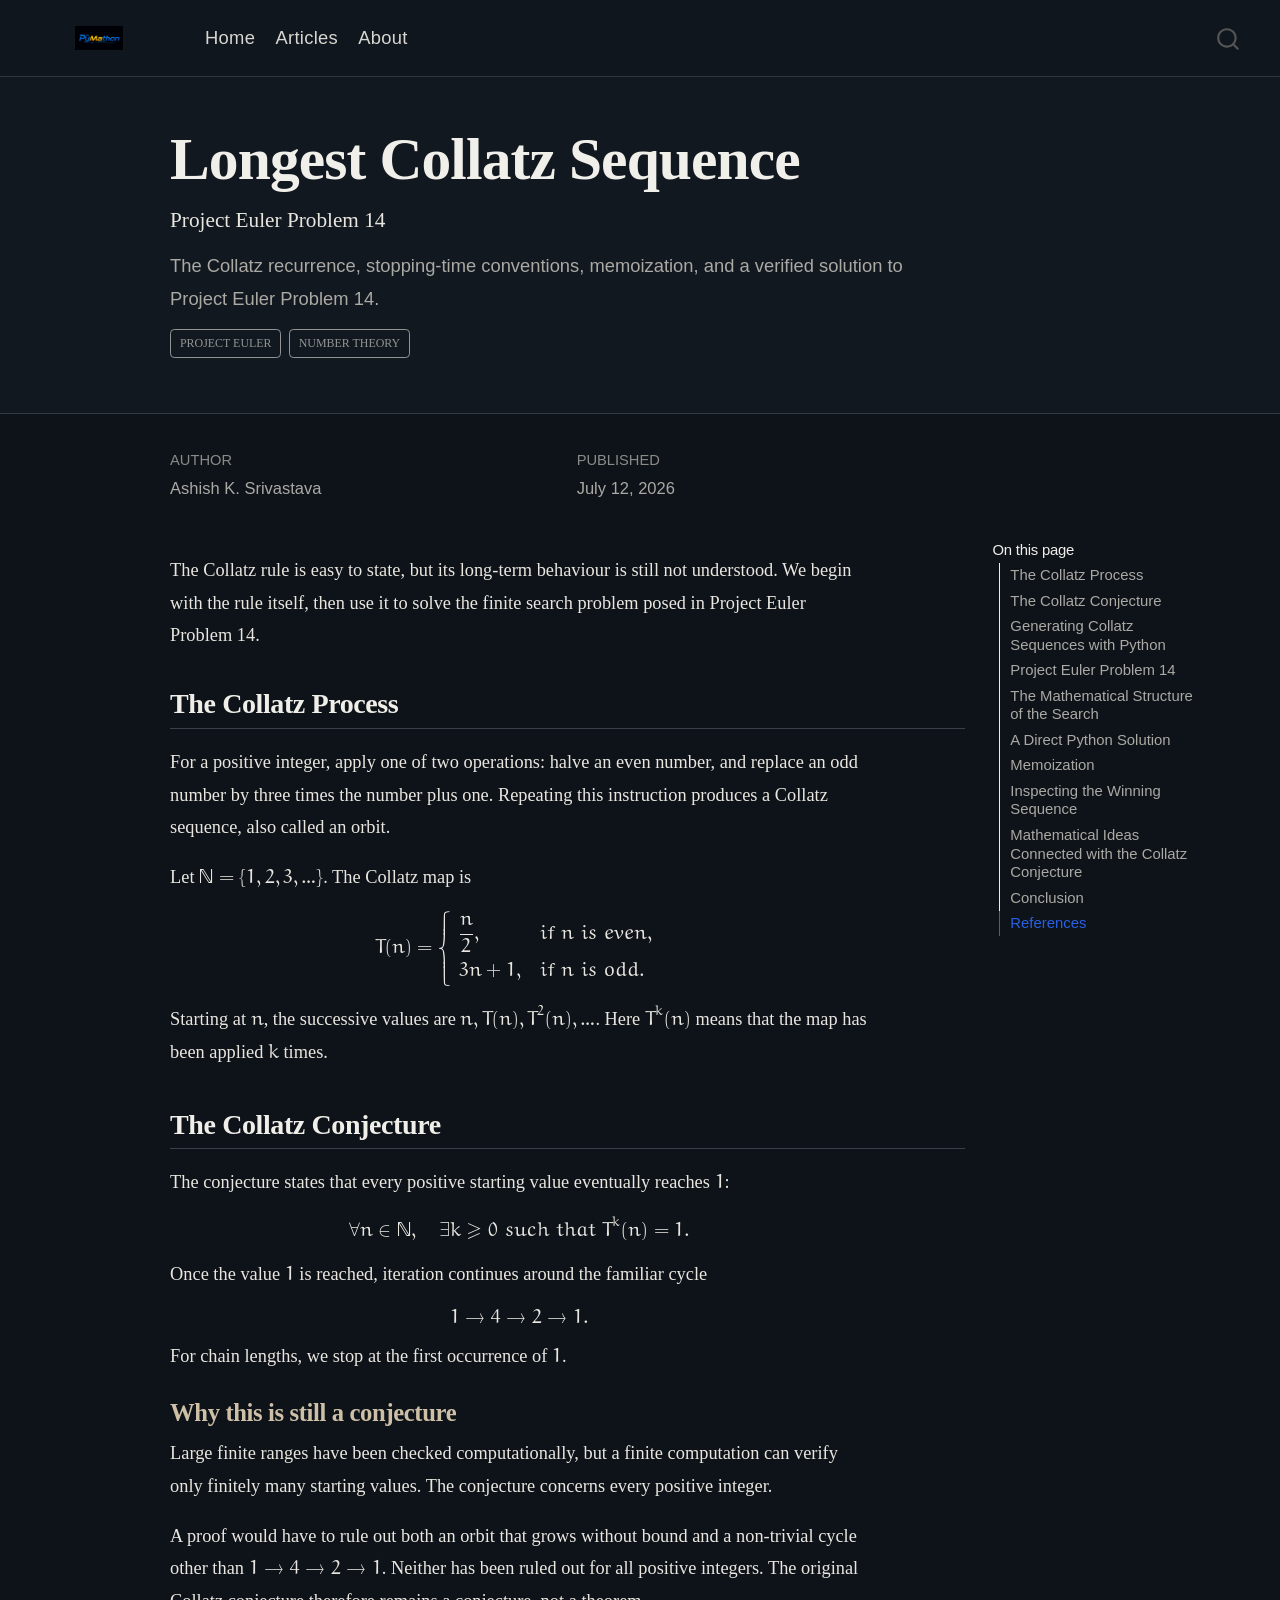
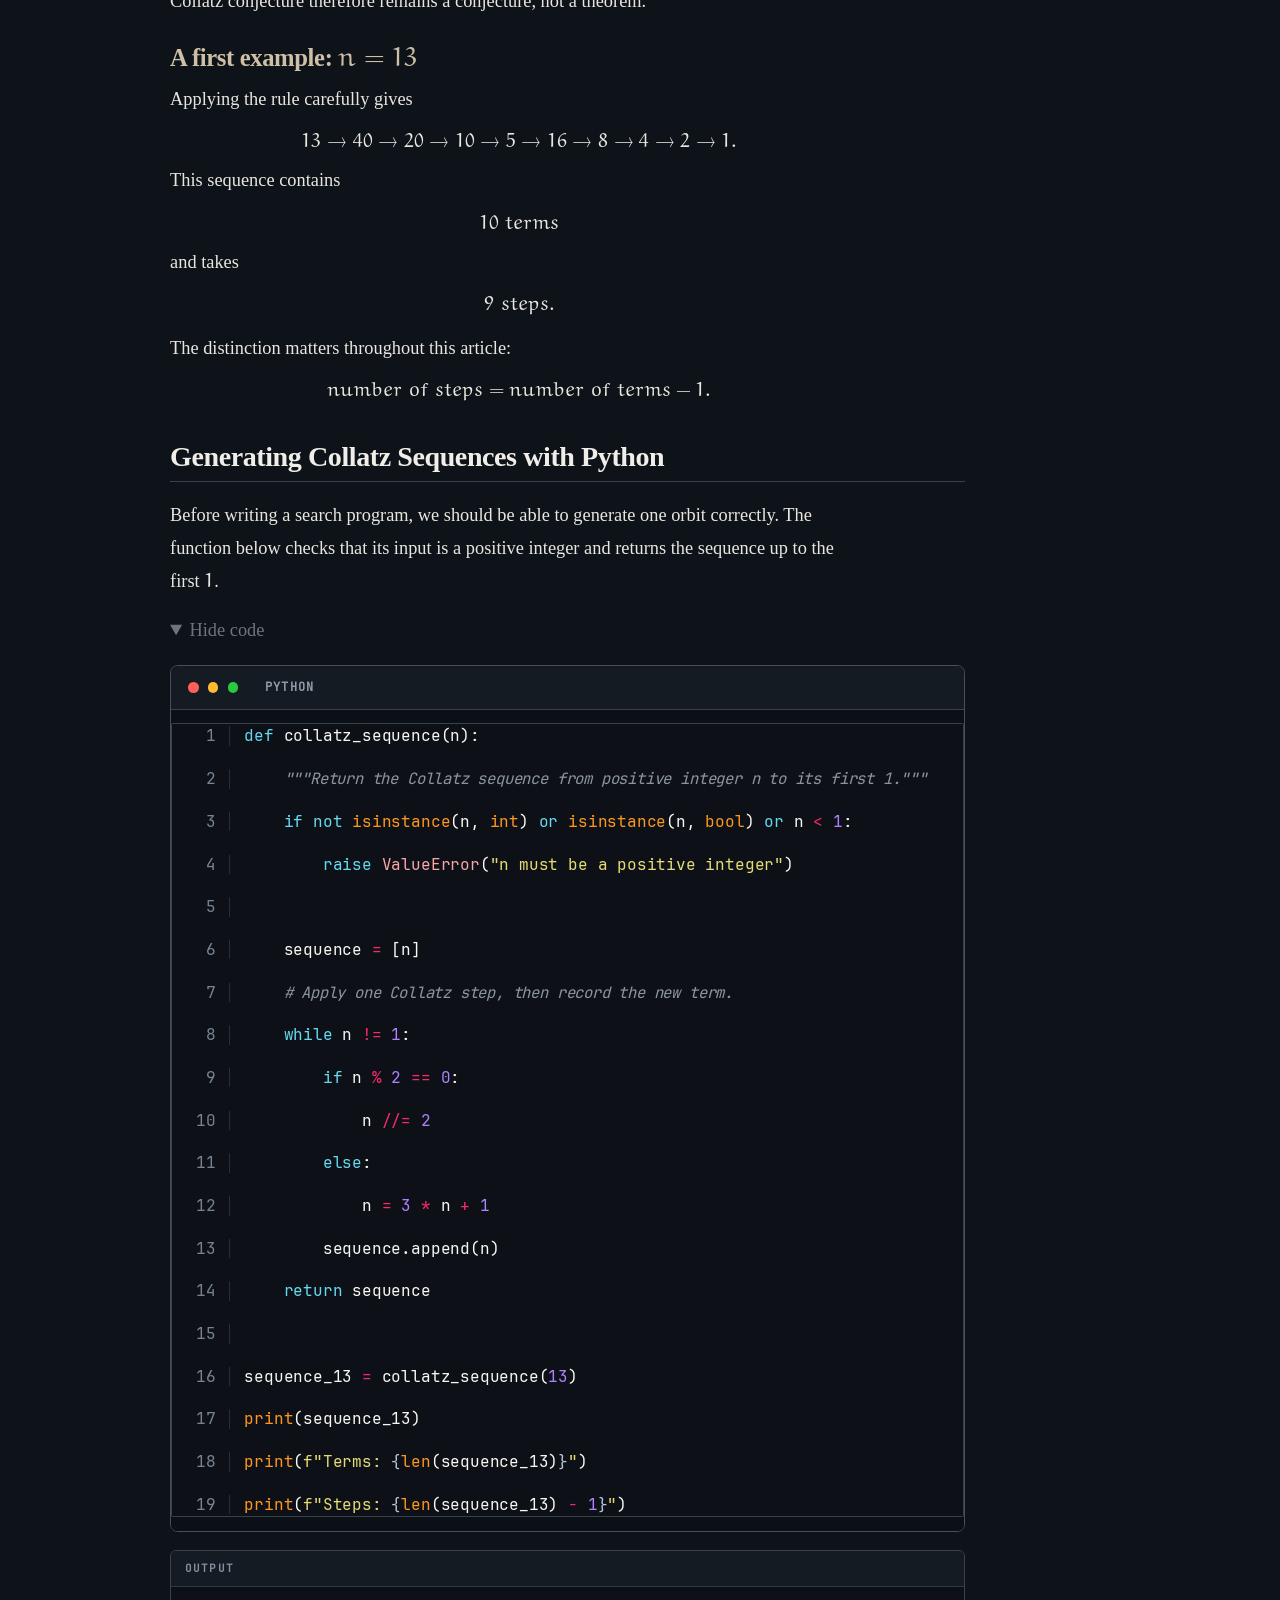
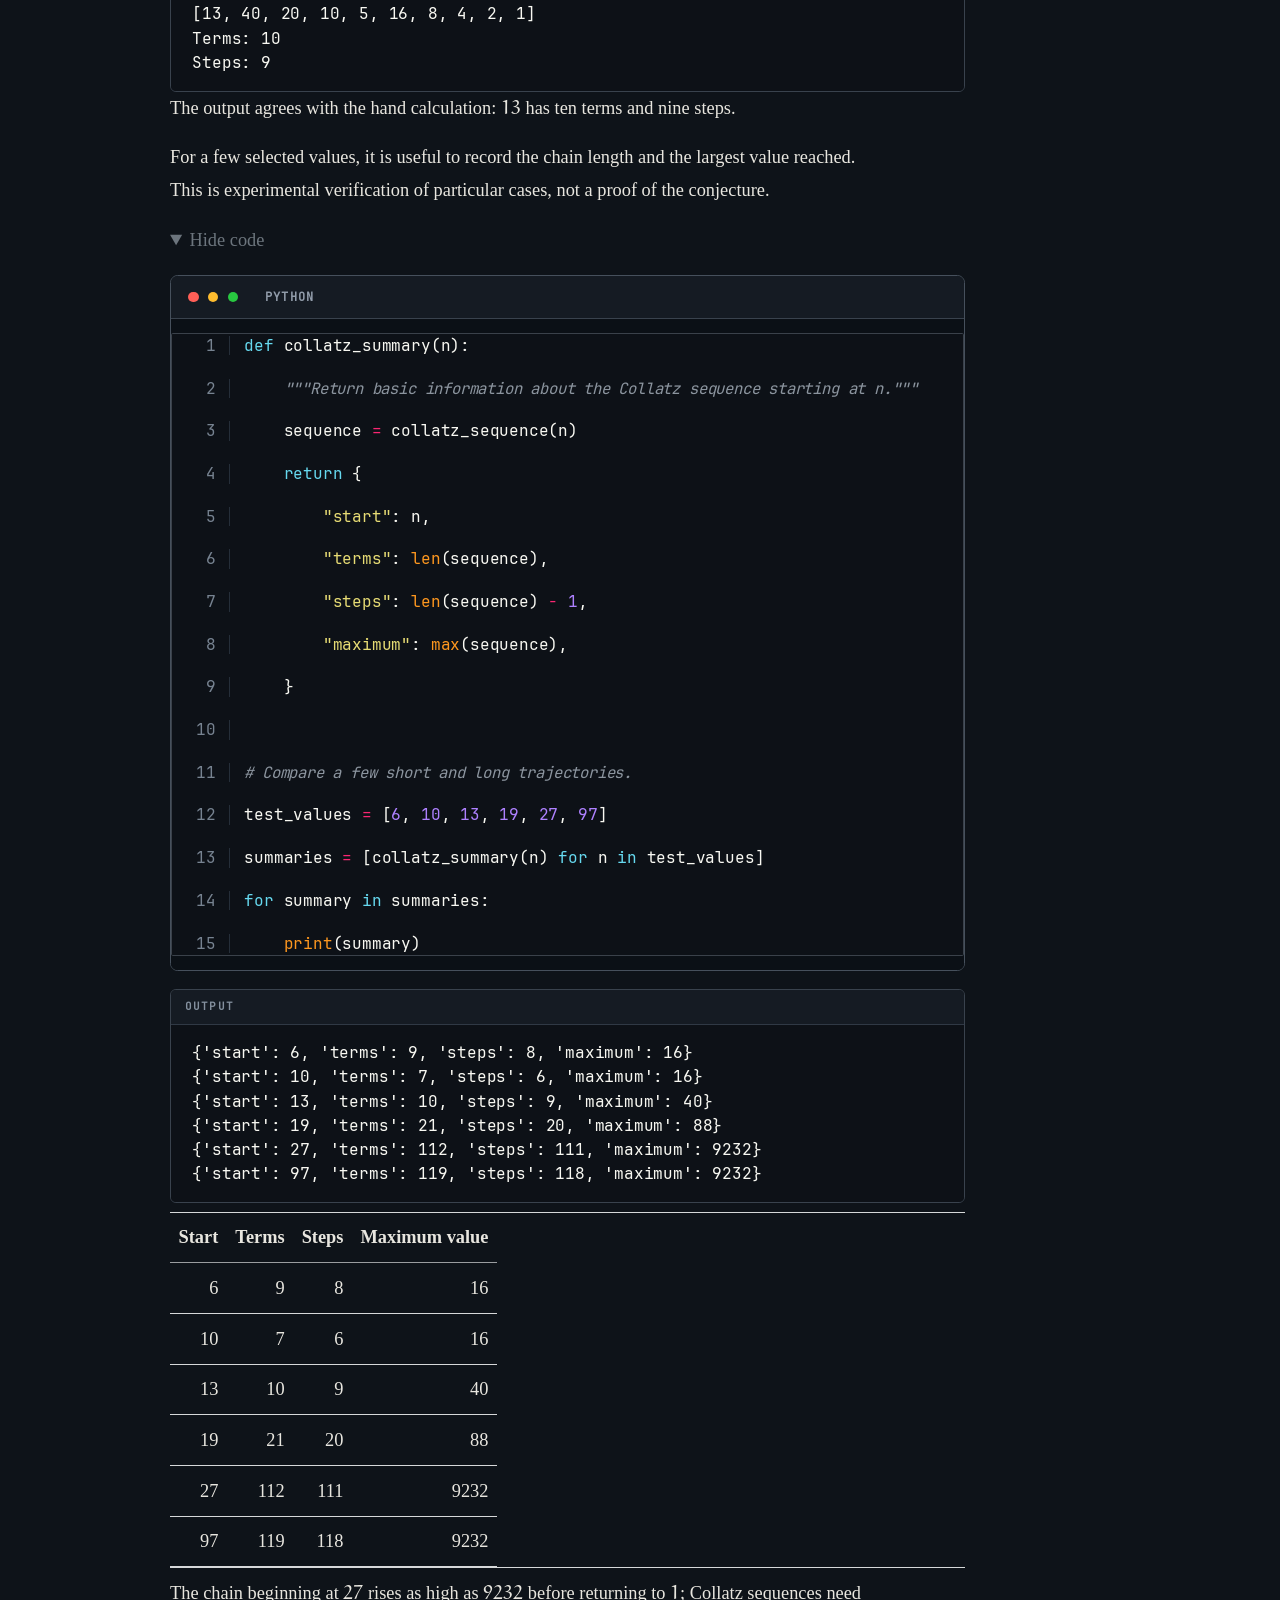
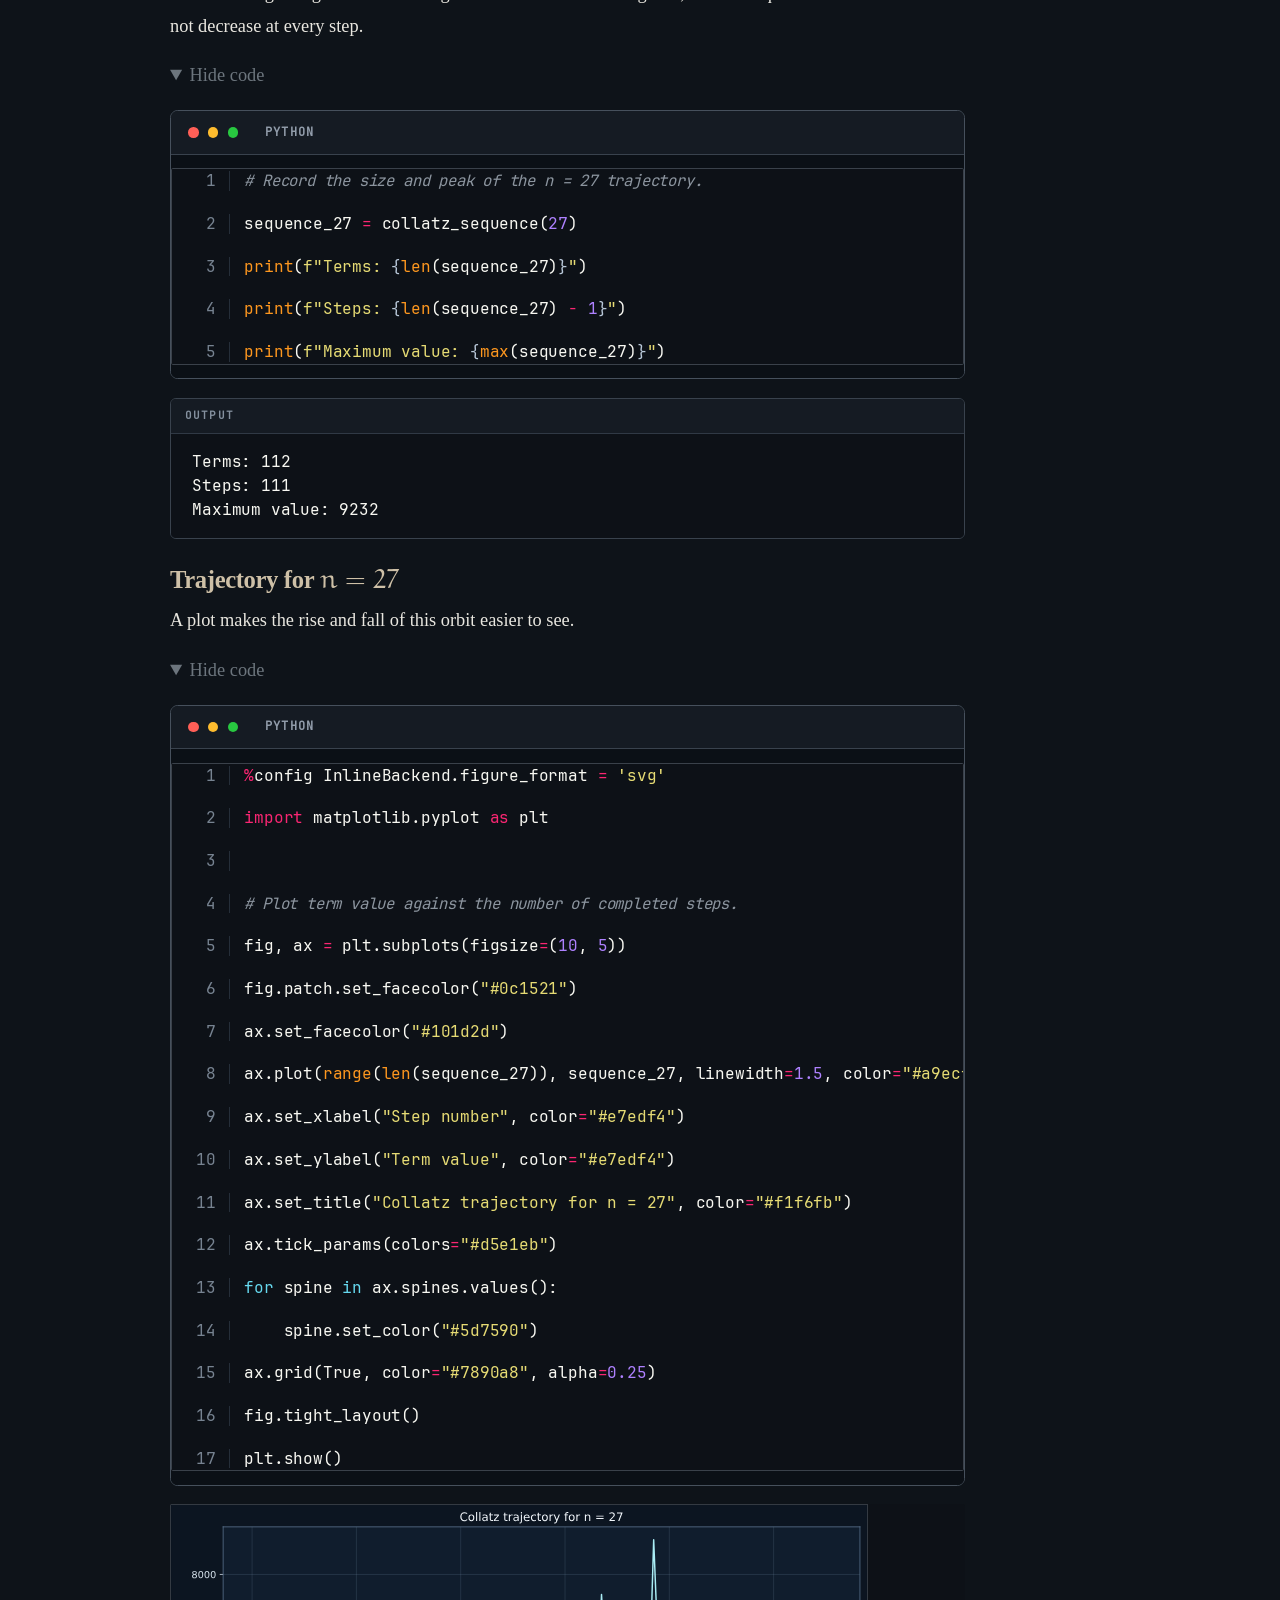
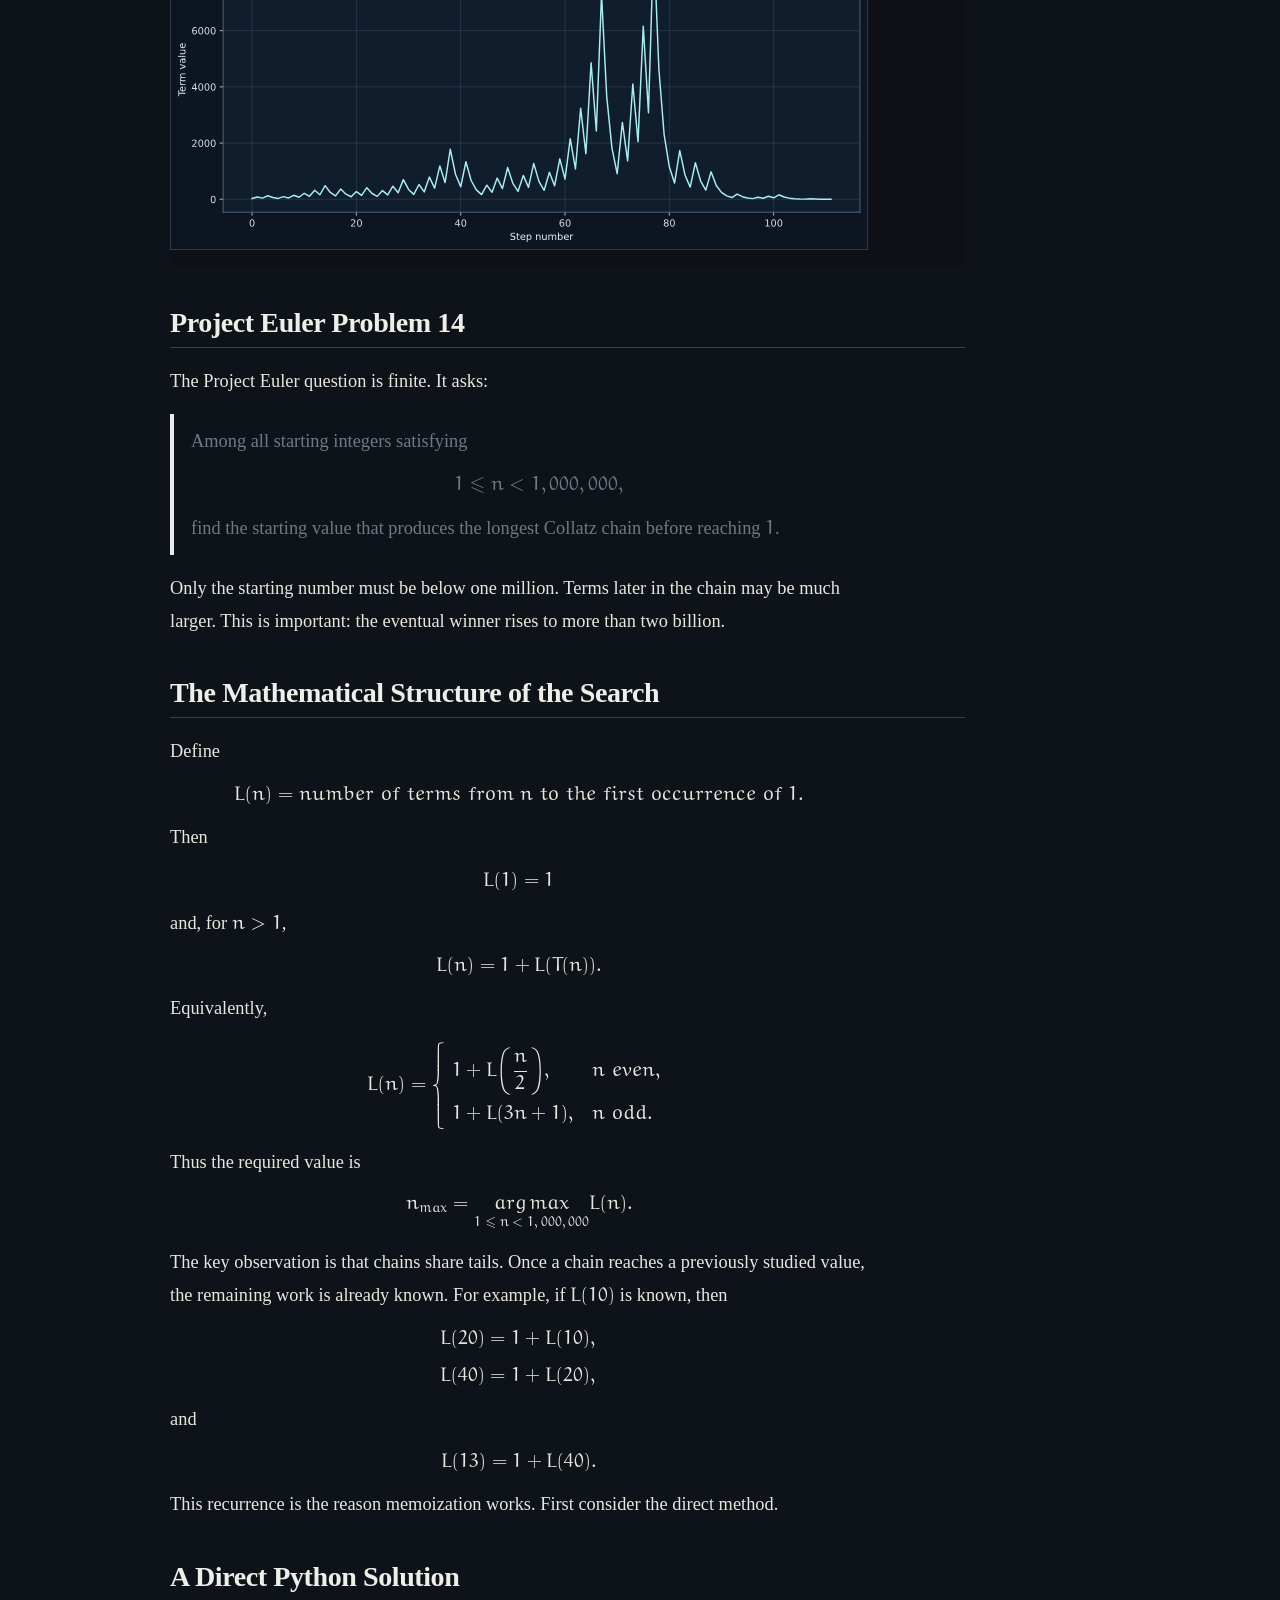
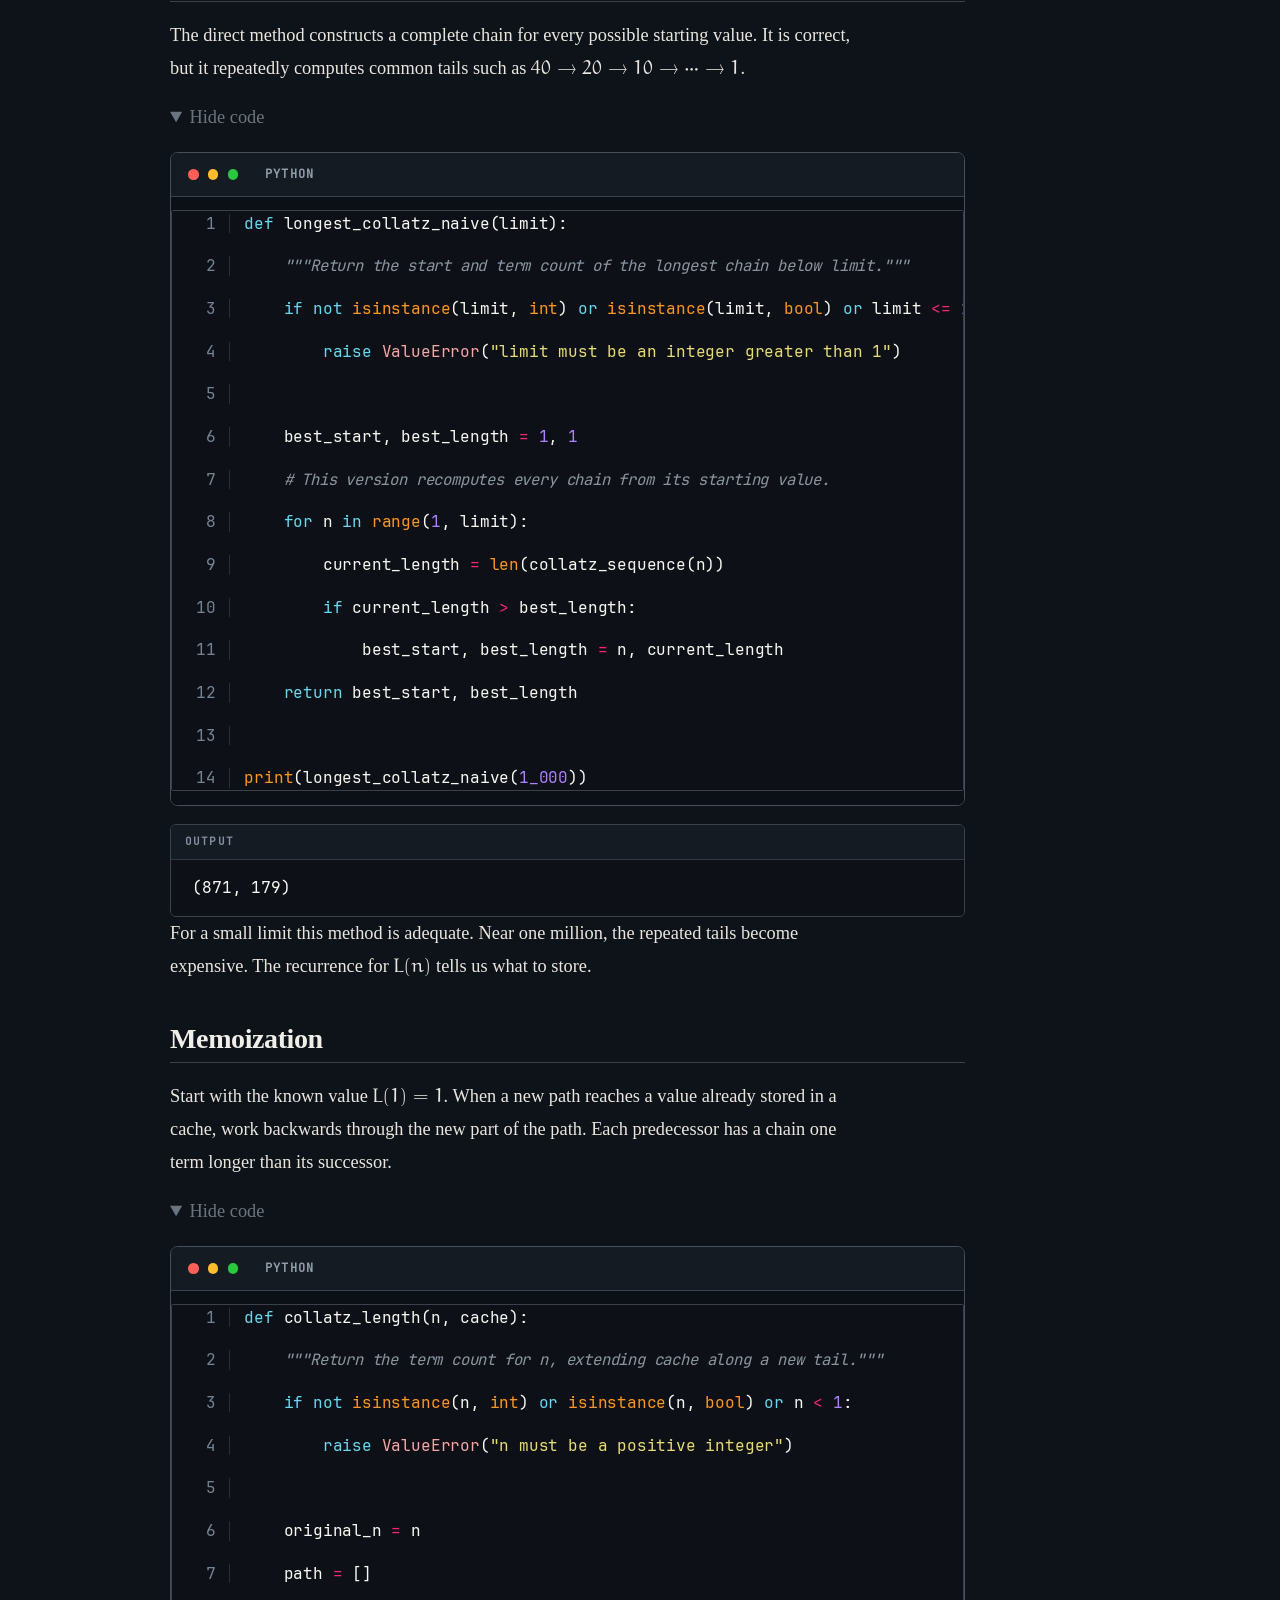
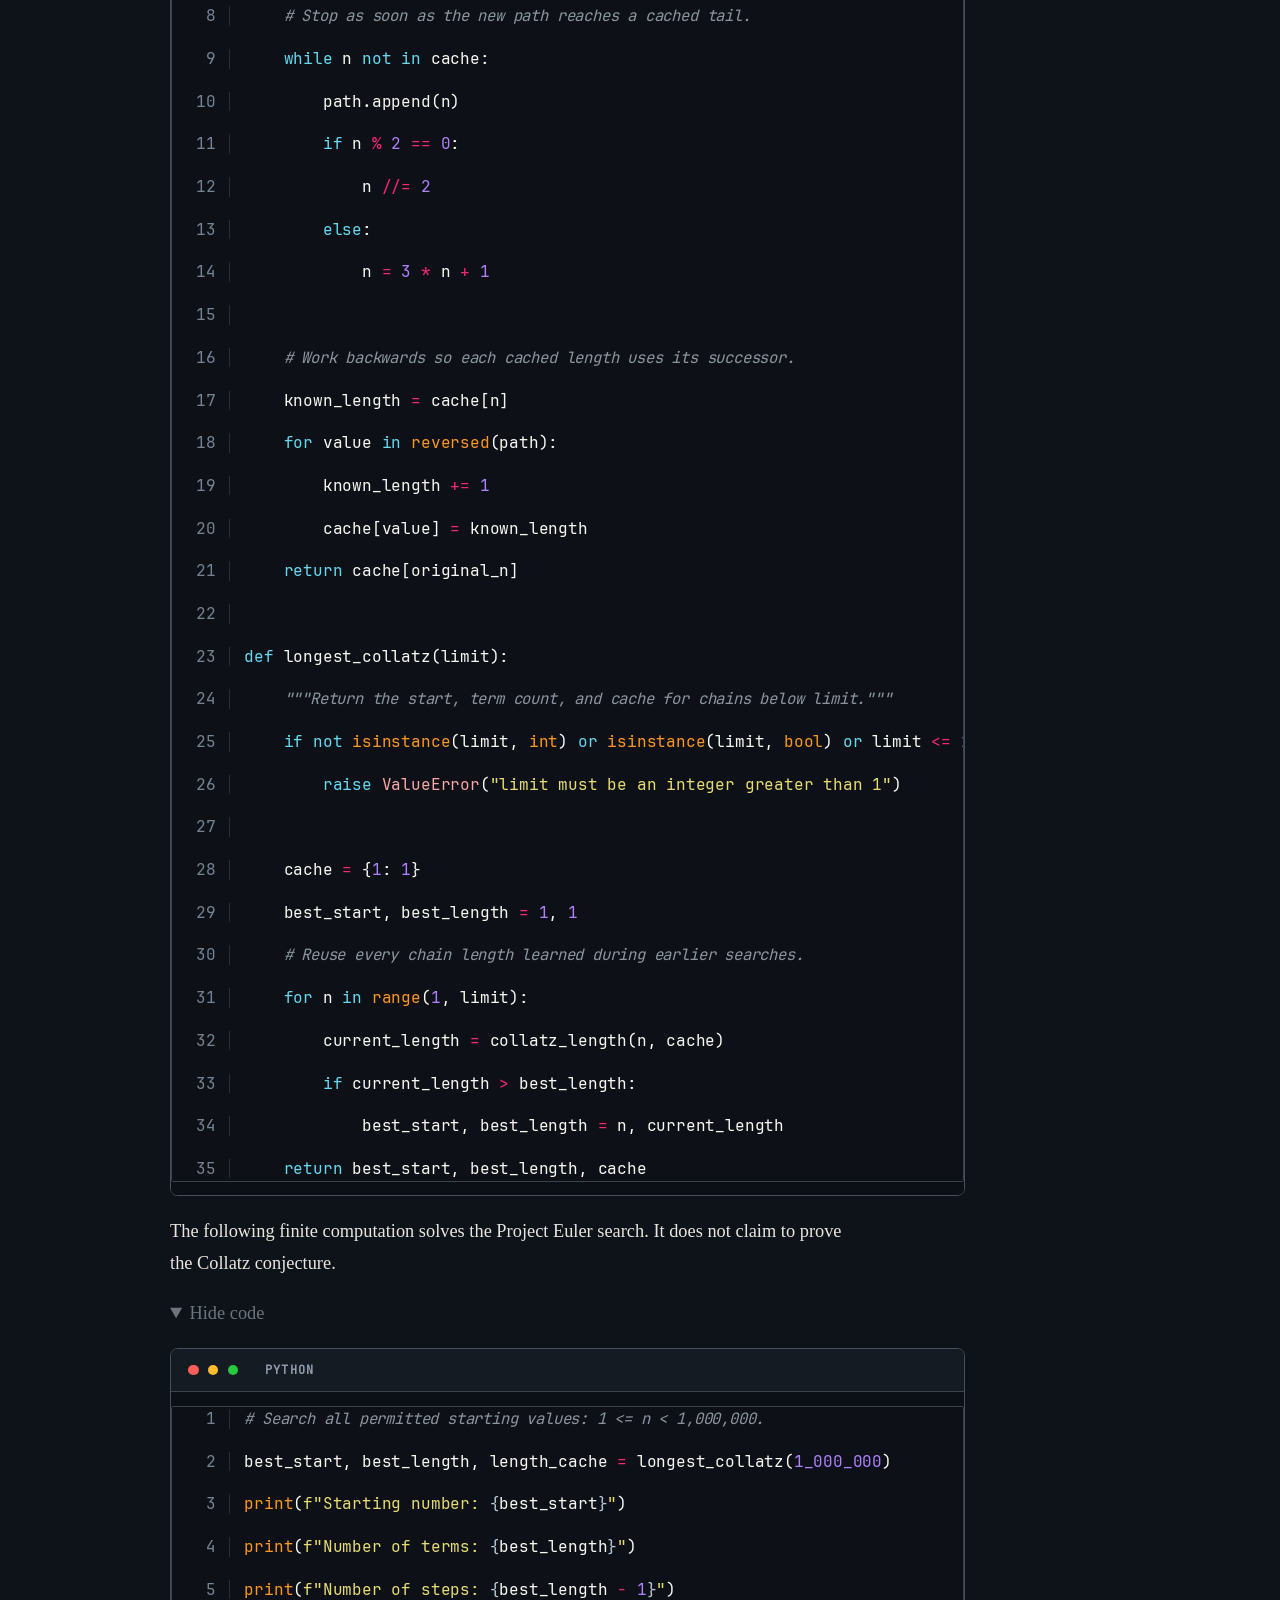
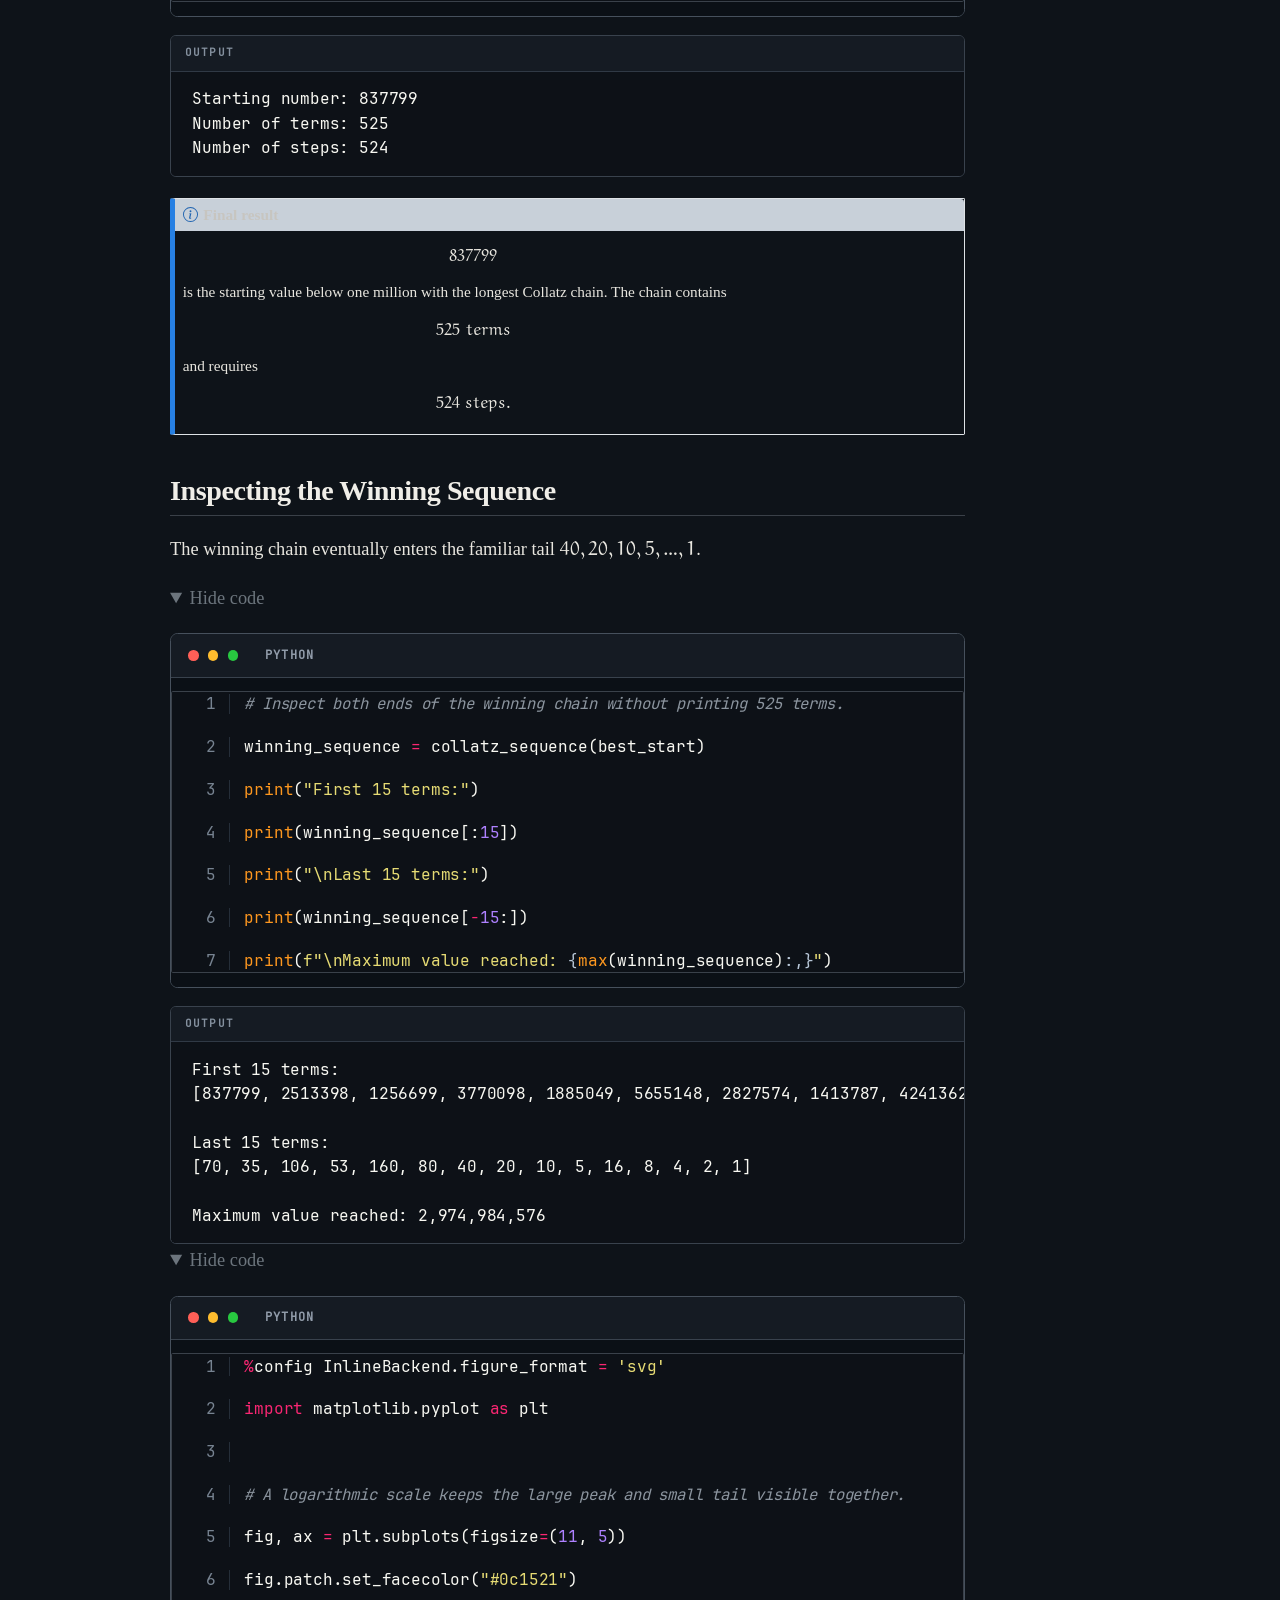
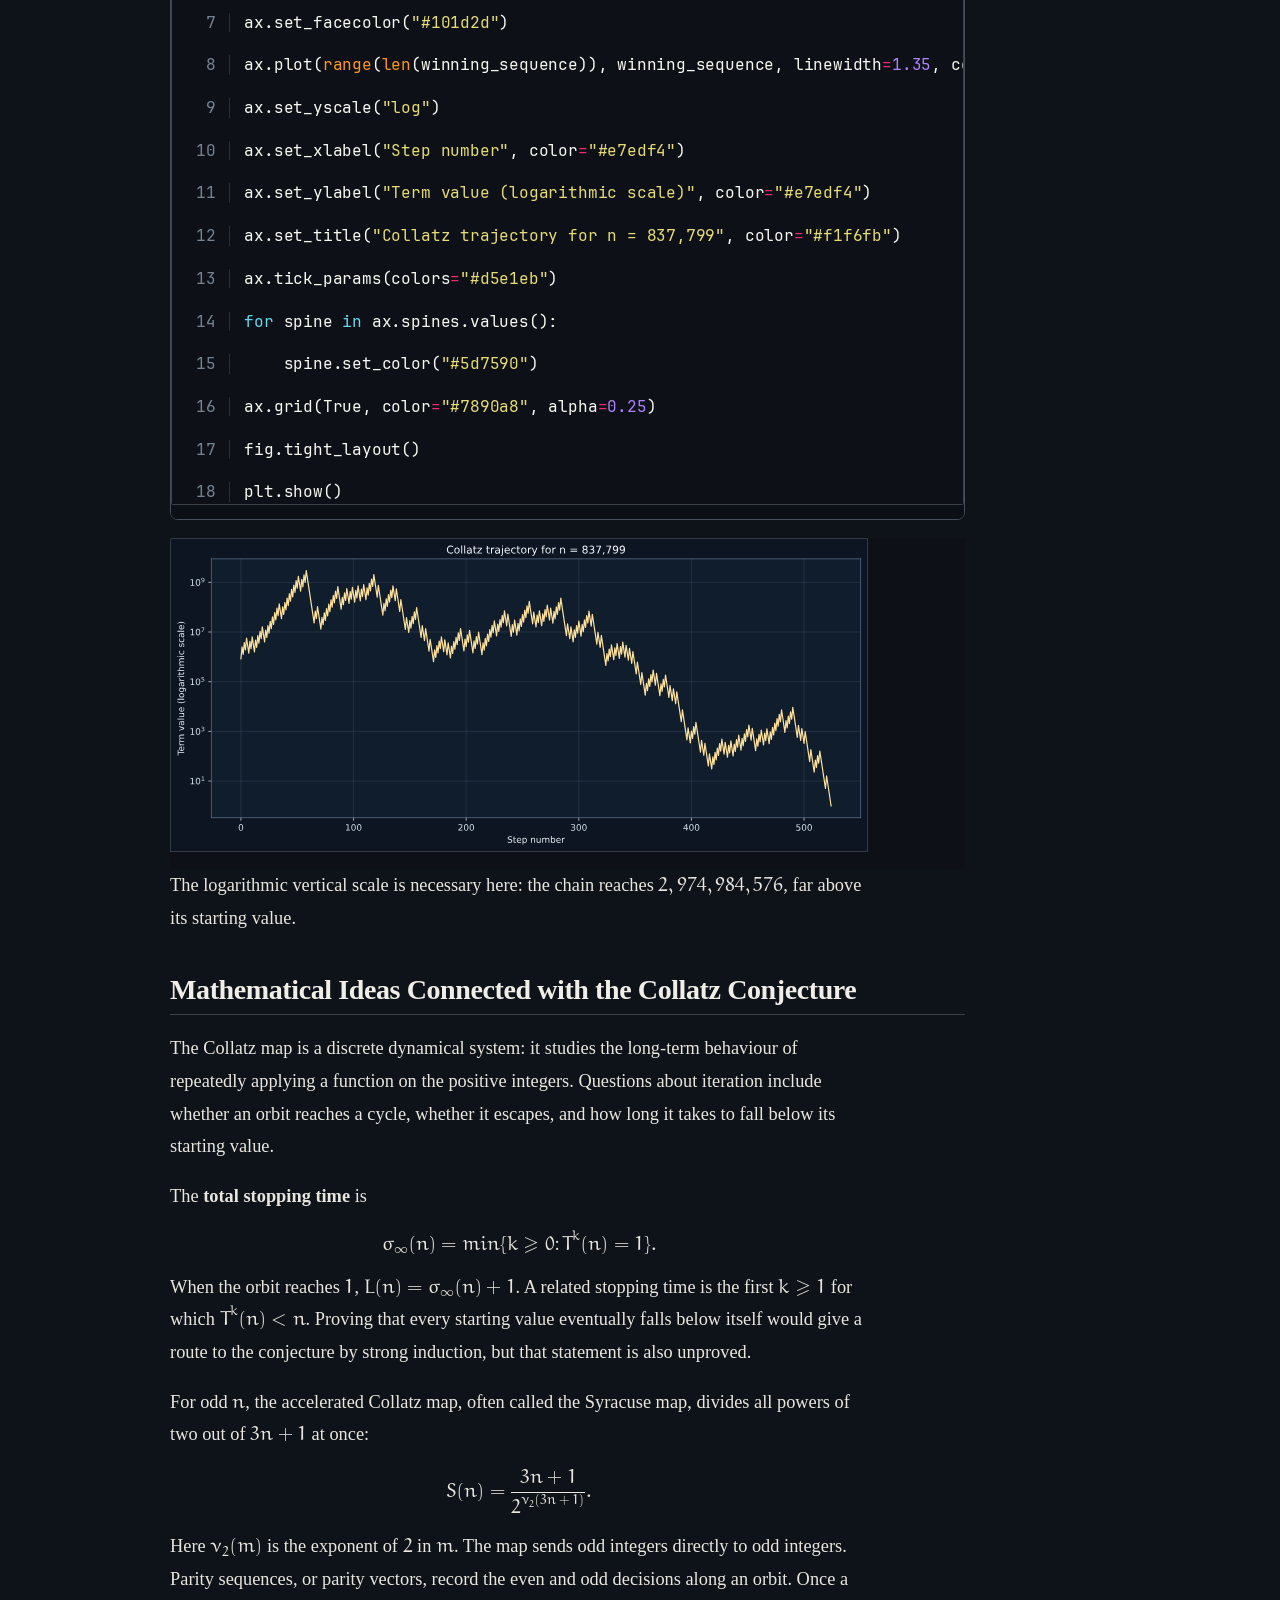
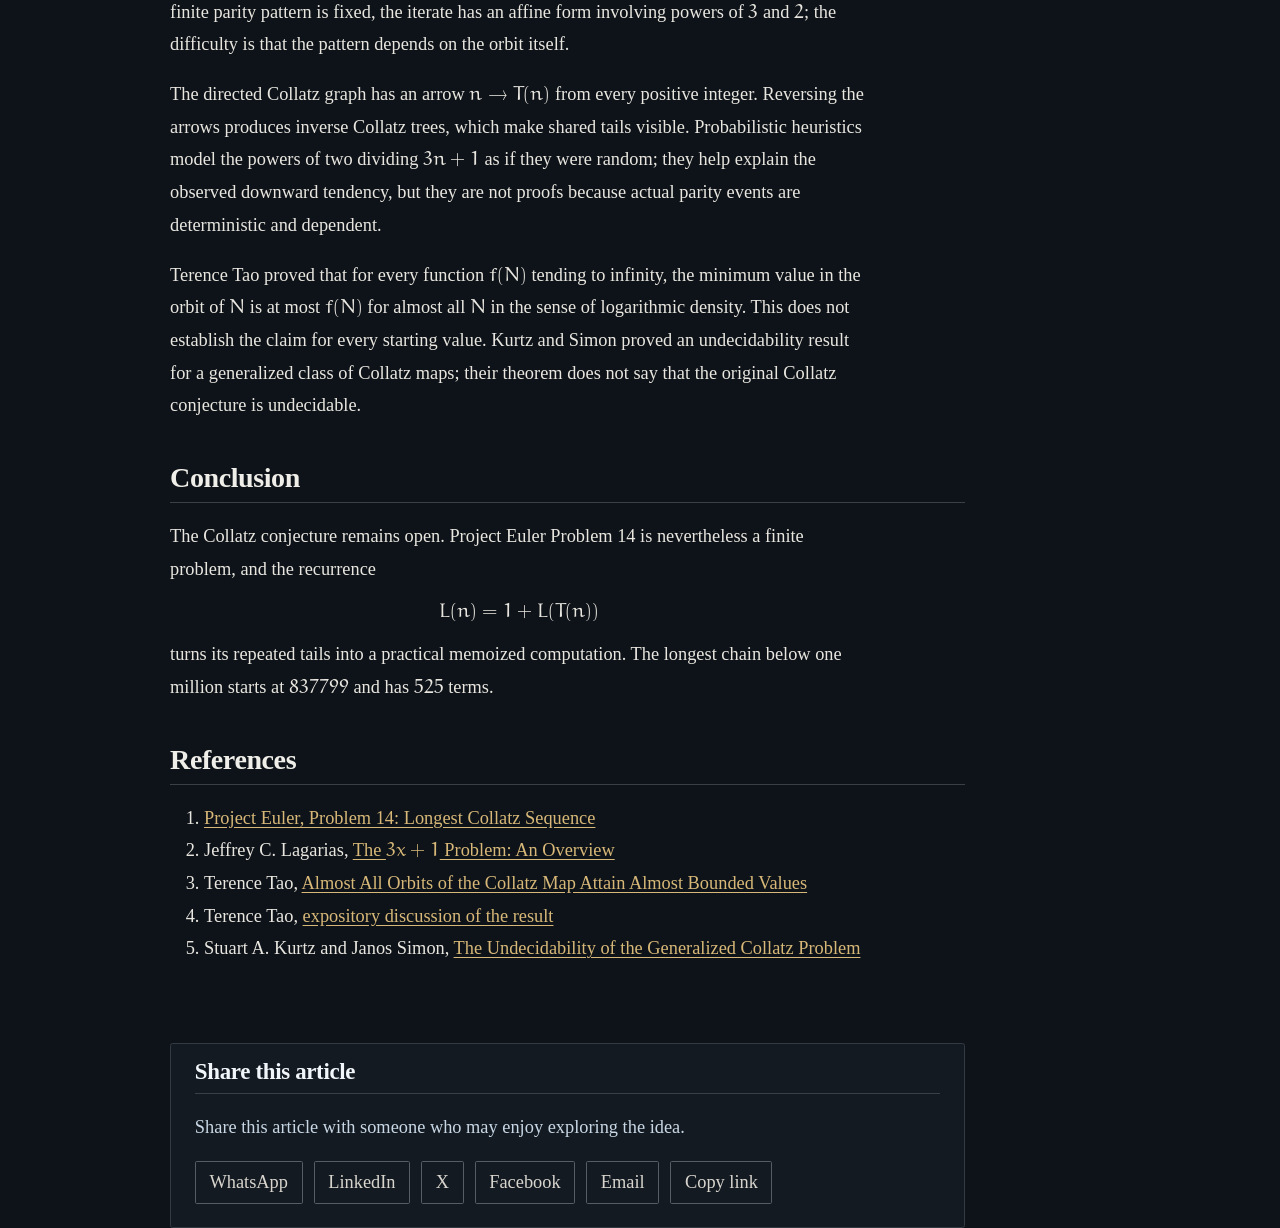
<file: docs/posts/longest-collatz-sequence/index.html>
<!DOCTYPE html>
<html xmlns="http://www.w3.org/1999/xhtml" lang="en" xml:lang="en"><head>

<meta charset="utf-8">
<meta name="generator" content="quarto-1.9.38">

<meta name="viewport" content="width=device-width, initial-scale=1.0, user-scalable=yes">

<meta name="author" content="Ashish K. Srivastava">
<meta name="dcterms.date" content="2026-07-12">
<meta name="description" content="The Collatz recurrence, stopping-time conventions, memoization, and a verified solution to Project Euler Problem 14.">

<title>Longest Collatz Sequence – PyMathon</title>
<style>
/* Default styles provided by pandoc.
** See https://pandoc.org/MANUAL.html#variables-for-html for config info.
*/
code{white-space: pre-wrap;}
span.smallcaps{font-variant: small-caps;}
div.columns{display: flex; gap: min(4vw, 1.5em);}
div.column{flex: auto; overflow-x: auto;}
div.hanging-indent{margin-left: 1.5em; text-indent: -1.5em;}
ul.task-list{list-style: none;}
ul.task-list li input[type="checkbox"] {
  width: 0.8em;
  margin: 0 0.8em 0.2em -1em; /* quarto-specific, see https://github.com/quarto-dev/quarto-cli/issues/4556 */ 
  vertical-align: middle;
}
/* CSS for syntax highlighting */
html { -webkit-text-size-adjust: 100%; }
pre > code.sourceCode { white-space: pre; position: relative; }
pre > code.sourceCode > span { display: inline-block; line-height: 1.25; }
pre > code.sourceCode > span:empty { height: 1.2em; }
.sourceCode { overflow: visible; }
code.sourceCode > span { color: inherit; text-decoration: inherit; }
div.sourceCode { margin: 1em 0; }
pre.sourceCode { margin: 0; }
@media screen {
div.sourceCode { overflow: auto; }
}
@media print {
pre > code.sourceCode { white-space: pre-wrap; }
pre > code.sourceCode > span { text-indent: -5em; padding-left: 5em; }
}
pre.numberSource code
  { counter-reset: source-line 0; }
pre.numberSource code > span
  { position: relative; left: -4em; counter-increment: source-line; }
pre.numberSource code > span > a:first-child::before
  { content: counter(source-line);
    position: relative; left: -1em; text-align: right; vertical-align: baseline;
    border: none; display: inline-block;
    -webkit-touch-callout: none; -webkit-user-select: none;
    -khtml-user-select: none; -moz-user-select: none;
    -ms-user-select: none; user-select: none;
    padding: 0 4px; width: 4em;
  }
pre.numberSource { margin-left: 3em;  padding-left: 4px; }
div.sourceCode
  {   }
@media screen {
pre > code.sourceCode > span > a:first-child::before { text-decoration: underline; }
}
</style>


<script src="../../site_libs/quarto-nav/quarto-nav.js"></script>
<script src="../../site_libs/quarto-nav/headroom.min.js"></script>
<script src="../../site_libs/clipboard/clipboard.min.js"></script>
<script src="../../site_libs/quarto-search/autocomplete.umd.js"></script>
<script src="../../site_libs/quarto-search/fuse.min.js"></script>
<script src="../../site_libs/quarto-search/quarto-search.js"></script>
<meta name="quarto:offset" content="../../">
<script src="../../site_libs/quarto-html/quarto.js" type="module"></script>
<script src="../../site_libs/quarto-html/tabsets/tabsets.js" type="module"></script>
<script src="../../site_libs/quarto-html/popper.min.js"></script>
<script src="../../site_libs/quarto-html/tippy.umd.min.js"></script>
<script src="../../site_libs/quarto-html/anchor.min.js"></script>
<link href="../../site_libs/quarto-html/tippy.css" rel="stylesheet">
<link href="../../site_libs/quarto-html/quarto-syntax-highlighting-9de9f6925d305bcf5b7eb9351f368d06.css" rel="stylesheet" id="quarto-text-highlighting-styles">
<script src="../../site_libs/bootstrap/bootstrap.min.js"></script>
<link href="../../site_libs/bootstrap/bootstrap-icons.css" rel="stylesheet">
<link href="../../site_libs/bootstrap/bootstrap-858fa3a77d60bad26bcac1712a2fce27.min.css" rel="stylesheet" append-hash="true" id="quarto-bootstrap" data-mode="light">
<script id="quarto-search-options" type="application/json">{
  "location": "navbar",
  "copy-button": false,
  "collapse-after": 3,
  "panel-placement": "end",
  "type": "overlay",
  "limit": 50,
  "keyboard-shortcut": [
    "f",
    "/",
    "s"
  ],
  "show-item-context": false,
  "language": {
    "search-no-results-text": "No results",
    "search-matching-documents-text": "matching documents",
    "search-copy-link-title": "Copy link to search",
    "search-hide-matches-text": "Hide additional matches",
    "search-more-match-text": "more match in this document",
    "search-more-matches-text": "more matches in this document",
    "search-clear-button-title": "Clear",
    "search-text-placeholder": "",
    "search-detached-cancel-button-title": "Cancel",
    "search-submit-button-title": "Submit",
    "search-label": "Search"
  }
}</script>
<meta name="robots" content="index, follow, max-image-preview:large, max-snippet:-1, max-video-preview:-1">
<meta name="googlebot" content="index, follow, max-image-preview:large, max-snippet:-1, max-video-preview:-1">
<script type="application/ld+json">
{
  "@context": "https://schema.org",
  "@type": "WebSite",
  "name": "PyMathon",
  "url": "https://ashishmathpy.github.io/pymathon/",
  "description": "Carefully written mathematics through definitions, proofs, worked examples, problem solving, and selective computational exploration.",
  "inLanguage": "en",
  "publisher": {
    "@type": "Person",
    "name": "Ashish K. Srivastava"
  }
}
</script>


<link rel="stylesheet" href="../../styles.css">
<meta property="og:title" content="Longest Collatz Sequence – PyMathon">
<meta property="og:description" content="The Collatz recurrence, stopping-time conventions, memoization, and a verified solution to Project Euler Problem 14.">
<meta property="og:image" content="https://ashishmathpy.github.io/pymathon/posts/longest-collatz-sequence/index_files/figure-html/cell-5-output-1.svg">
<meta property="og:site_name" content="PyMathon">
<link rel="canonical" href="https://ashishmathpy.github.io/pymathon/posts/longest-collatz-sequence/">
</head>

<body class="nav-fixed quarto-light">

<div id="quarto-search-results"></div>
  <header id="quarto-header" class="headroom fixed-top quarto-banner">
    <nav class="navbar navbar-expand-lg " data-bs-theme="dark">
      <div class="navbar-container container-fluid">
      <div class="navbar-brand-container mx-auto">
    <a href="../../index.html" class="navbar-brand navbar-brand-logo">
    <img src="../../image.png" alt="PyMathon logo" class="navbar-logo light-content">
    <img src="../../image.png" alt="PyMathon logo" class="navbar-logo dark-content">
    </a>
    <a class="navbar-brand" href="../../index.html">
    <span class="navbar-title">PyMathon</span>
    </a>
  </div>
            <div id="quarto-search" class="" title="Search"></div>
          <button class="navbar-toggler" type="button" data-bs-toggle="collapse" data-bs-target="#navbarCollapse" aria-controls="navbarCollapse" role="menu" aria-expanded="false" aria-label="Toggle navigation" onclick="if (window.quartoToggleHeadroom) { window.quartoToggleHeadroom(); }">
  <span class="navbar-toggler-icon"></span>
</button>
          <div class="collapse navbar-collapse" id="navbarCollapse">
            <ul class="navbar-nav navbar-nav-scroll me-auto">
  <li class="nav-item">
    <a class="nav-link" href="../../index.html"> 
<span class="menu-text">Home</span></a>
  </li>  
  <li class="nav-item">
    <a class="nav-link" href="../../index.html#latest-articles"> 
<span class="menu-text">Articles</span></a>
  </li>  
  <li class="nav-item">
    <a class="nav-link" href="../../about.html"> 
<span class="menu-text">About</span></a>
  </li>  
</ul>
          </div> <!-- /navcollapse -->
            <div class="quarto-navbar-tools">
</div>
      </div> <!-- /container-fluid -->
    </nav>
</header>
<!-- content -->
<header id="title-block-header" class="quarto-title-block default page-columns page-full">
  <div class="quarto-title-banner page-columns page-full">
    <div class="quarto-title column-body">
      <h1 class="title">Longest Collatz Sequence</h1>
            <p class="subtitle lead">Project Euler Problem 14</p>
                  <div>
        <div class="description">
          The Collatz recurrence, stopping-time conventions, memoization, and a verified solution to Project Euler Problem 14.
        </div>
      </div>
                          <div class="quarto-categories">
                <div class="quarto-category">Project Euler</div>
                <div class="quarto-category">Number Theory</div>
              </div>
                  </div>
  </div>
    
  
  <div class="quarto-title-meta">

      <div>
      <div class="quarto-title-meta-heading">Author</div>
      <div class="quarto-title-meta-contents">
               <p>Ashish K. Srivastava </p>
            </div>
    </div>
      
      <div>
      <div class="quarto-title-meta-heading">Published</div>
      <div class="quarto-title-meta-contents">
        <p class="date">July 12, 2026</p>
      </div>
    </div>
    
      
    </div>
    
  
  </header><div id="quarto-content" class="quarto-container page-columns page-rows-contents page-layout-article page-navbar">
<!-- sidebar -->
<!-- margin-sidebar -->
    <div id="quarto-margin-sidebar" class="sidebar margin-sidebar">
        <nav id="TOC" role="doc-toc" class="toc-active">
    <h2 id="toc-title">On this page</h2>
   
  <ul>
  <li><a href="#the-collatz-process" id="toc-the-collatz-process" class="nav-link active" data-scroll-target="#the-collatz-process">The Collatz Process</a></li>
  <li><a href="#the-collatz-conjecture" id="toc-the-collatz-conjecture" class="nav-link" data-scroll-target="#the-collatz-conjecture">The Collatz Conjecture</a>
  <ul class="collapse">
  <li><a href="#why-this-is-still-a-conjecture" id="toc-why-this-is-still-a-conjecture" class="nav-link" data-scroll-target="#why-this-is-still-a-conjecture">Why this is still a conjecture</a></li>
  <li><a href="#a-first-example-n13" id="toc-a-first-example-n13" class="nav-link" data-scroll-target="#a-first-example-n13">A first example: <math display="inline" xmlns="http://www.w3.org/1998/Math/MathML"><semantics><mrow><mi>n</mi><mo>=</mo><mn>13</mn></mrow><annotation encoding="application/x-tex">n=13</annotation></semantics></math></a></li>
  </ul></li>
  <li><a href="#generating-collatz-sequences-with-python" id="toc-generating-collatz-sequences-with-python" class="nav-link" data-scroll-target="#generating-collatz-sequences-with-python">Generating Collatz Sequences with Python</a>
  <ul class="collapse">
  <li><a href="#trajectory-for-n27" id="toc-trajectory-for-n27" class="nav-link" data-scroll-target="#trajectory-for-n27">Trajectory for <math display="inline" xmlns="http://www.w3.org/1998/Math/MathML"><semantics><mrow><mi>n</mi><mo>=</mo><mn>27</mn></mrow><annotation encoding="application/x-tex">n=27</annotation></semantics></math></a></li>
  </ul></li>
  <li><a href="#project-euler-problem-14" id="toc-project-euler-problem-14" class="nav-link" data-scroll-target="#project-euler-problem-14">Project Euler Problem 14</a></li>
  <li><a href="#the-mathematical-structure-of-the-search" id="toc-the-mathematical-structure-of-the-search" class="nav-link" data-scroll-target="#the-mathematical-structure-of-the-search">The Mathematical Structure of the Search</a></li>
  <li><a href="#a-direct-python-solution" id="toc-a-direct-python-solution" class="nav-link" data-scroll-target="#a-direct-python-solution">A Direct Python Solution</a></li>
  <li><a href="#memoization" id="toc-memoization" class="nav-link" data-scroll-target="#memoization">Memoization</a></li>
  <li><a href="#inspecting-the-winning-sequence" id="toc-inspecting-the-winning-sequence" class="nav-link" data-scroll-target="#inspecting-the-winning-sequence">Inspecting the Winning Sequence</a></li>
  <li><a href="#mathematical-ideas-connected-with-the-collatz-conjecture" id="toc-mathematical-ideas-connected-with-the-collatz-conjecture" class="nav-link" data-scroll-target="#mathematical-ideas-connected-with-the-collatz-conjecture">Mathematical Ideas Connected with the Collatz Conjecture</a></li>
  <li><a href="#conclusion" id="toc-conclusion" class="nav-link" data-scroll-target="#conclusion">Conclusion</a></li>
  <li><a href="#references" id="toc-references" class="nav-link" data-scroll-target="#references">References</a></li>
  </ul>
</nav>
    </div>
<!-- main -->
<main class="content quarto-banner-title-block" id="quarto-document-content">





<p>The Collatz rule is easy to state, but its long-term behaviour is still not understood. We begin with the rule itself, then use it to solve the finite search problem posed in Project Euler Problem 14.</p>
<section id="the-collatz-process" class="level2">
<h2 class="anchored" data-anchor-id="the-collatz-process">The Collatz Process</h2>
<p>For a positive integer, apply one of two operations: halve an even number, and replace an odd number by three times the number plus one. Repeating this instruction produces a Collatz sequence, also called an orbit.</p>
<p>Let <math display="inline" xmlns="http://www.w3.org/1998/Math/MathML"><semantics><mrow><mi>ℕ</mi><mo>=</mo><mo stretchy="false" form="prefix">{</mo><mn>1</mn><mo>,</mo><mn>2</mn><mo>,</mo><mn>3</mn><mo>,</mo><mi>…</mi><mo stretchy="false" form="postfix">}</mo></mrow><annotation encoding="application/x-tex">\mathbb{N}=\{1,2,3,\ldots\}</annotation></semantics></math>. The Collatz map is</p>
<p><math display="block" xmlns="http://www.w3.org/1998/Math/MathML"><semantics><mrow><mi>T</mi><mo stretchy="false" form="prefix">(</mo><mi>n</mi><mo stretchy="false" form="postfix">)</mo><mo>=</mo><mrow><mo stretchy="true" form="prefix">{</mo><mtable><mtr><mtd columnalign="left" style="text-align: left"><mstyle displaystyle="true"><mfrac><mi>n</mi><mn>2</mn></mfrac></mstyle><mo>,</mo></mtd><mtd columnalign="left" style="text-align: left"><mrow><mtext mathvariant="normal">if </mtext><mspace width="0.333em"></mspace></mrow><mi>n</mi><mrow><mspace width="0.333em"></mspace><mtext mathvariant="normal"> is even</mtext></mrow><mo>,</mo></mtd></mtr><mtr><mtd columnalign="left" style="text-align: left"><mn>3</mn><mi>n</mi><mo>+</mo><mn>1</mn><mo>,</mo></mtd><mtd columnalign="left" style="text-align: left"><mrow><mtext mathvariant="normal">if </mtext><mspace width="0.333em"></mspace></mrow><mi>n</mi><mrow><mspace width="0.333em"></mspace><mtext mathvariant="normal"> is odd</mtext></mrow><mi>.</mi></mtd></mtr></mtable></mrow></mrow><annotation encoding="application/x-tex">
T(n)=
\begin{cases}
\dfrac{n}{2}, &amp; \text{if } n \text{ is even},\\[6pt]
3n+1, &amp; \text{if } n \text{ is odd}.
\end{cases}
</annotation></semantics></math></p>
<p>Starting at <math display="inline" xmlns="http://www.w3.org/1998/Math/MathML"><semantics><mi>n</mi><annotation encoding="application/x-tex">n</annotation></semantics></math>, the successive values are <math display="inline" xmlns="http://www.w3.org/1998/Math/MathML"><semantics><mrow><mi>n</mi><mo>,</mo><mi>T</mi><mo stretchy="false" form="prefix">(</mo><mi>n</mi><mo stretchy="false" form="postfix">)</mo><mo>,</mo><msup><mi>T</mi><mn>2</mn></msup><mo stretchy="false" form="prefix">(</mo><mi>n</mi><mo stretchy="false" form="postfix">)</mo><mo>,</mo><mi>…</mi></mrow><annotation encoding="application/x-tex">n,T(n),T^2(n),\ldots</annotation></semantics></math>. Here <math display="inline" xmlns="http://www.w3.org/1998/Math/MathML"><semantics><mrow><msup><mi>T</mi><mi>k</mi></msup><mo stretchy="false" form="prefix">(</mo><mi>n</mi><mo stretchy="false" form="postfix">)</mo></mrow><annotation encoding="application/x-tex">T^k(n)</annotation></semantics></math> means that the map has been applied <math display="inline" xmlns="http://www.w3.org/1998/Math/MathML"><semantics><mi>k</mi><annotation encoding="application/x-tex">k</annotation></semantics></math> times.</p>
</section>
<section id="the-collatz-conjecture" class="level2">
<h2 class="anchored" data-anchor-id="the-collatz-conjecture">The Collatz Conjecture</h2>
<p>The conjecture states that every positive starting value eventually reaches <math display="inline" xmlns="http://www.w3.org/1998/Math/MathML"><semantics><mn>1</mn><annotation encoding="application/x-tex">1</annotation></semantics></math>:</p>
<p><math display="block" xmlns="http://www.w3.org/1998/Math/MathML"><semantics><mrow><mo>∀</mo><mi>n</mi><mo>∈</mo><mi>ℕ</mi><mo>,</mo><mspace width="1.0em"></mspace><mo>∃</mo><mi>k</mi><mo>≥</mo><mn>0</mn><mrow><mspace width="0.333em"></mspace><mtext mathvariant="normal"> such that </mtext><mspace width="0.333em"></mspace></mrow><msup><mi>T</mi><mi>k</mi></msup><mo stretchy="false" form="prefix">(</mo><mi>n</mi><mo stretchy="false" form="postfix">)</mo><mo>=</mo><mn>1</mn><mi>.</mi></mrow><annotation encoding="application/x-tex">
\forall n\in\mathbb{N},\quad
\exists k\geq 0
\text{ such that }
T^k(n)=1.
</annotation></semantics></math></p>
<p>Once the value <math display="inline" xmlns="http://www.w3.org/1998/Math/MathML"><semantics><mn>1</mn><annotation encoding="application/x-tex">1</annotation></semantics></math> is reached, iteration continues around the familiar cycle</p>
<p><math display="block" xmlns="http://www.w3.org/1998/Math/MathML"><semantics><mrow><mn>1</mn><mo>→</mo><mn>4</mn><mo>→</mo><mn>2</mn><mo>→</mo><mn>1</mn><mi>.</mi></mrow><annotation encoding="application/x-tex">
1\rightarrow4\rightarrow2\rightarrow1.
</annotation></semantics></math></p>
<p>For chain lengths, we stop at the first occurrence of <math display="inline" xmlns="http://www.w3.org/1998/Math/MathML"><semantics><mn>1</mn><annotation encoding="application/x-tex">1</annotation></semantics></math>.</p>
<section id="why-this-is-still-a-conjecture" class="level3">
<h3 class="anchored" data-anchor-id="why-this-is-still-a-conjecture">Why this is still a conjecture</h3>
<p>Large finite ranges have been checked computationally, but a finite computation can verify only finitely many starting values. The conjecture concerns every positive integer.</p>
<p>A proof would have to rule out both an orbit that grows without bound and a non-trivial cycle other than <math display="inline" xmlns="http://www.w3.org/1998/Math/MathML"><semantics><mrow><mn>1</mn><mo>→</mo><mn>4</mn><mo>→</mo><mn>2</mn><mo>→</mo><mn>1</mn></mrow><annotation encoding="application/x-tex">1\to4\to2\to1</annotation></semantics></math>. Neither has been ruled out for all positive integers. The original Collatz conjecture therefore remains a conjecture, not a theorem.</p>
</section>
<section id="a-first-example-n13" class="level3">
<h3 class="anchored" data-anchor-id="a-first-example-n13">A first example: <math display="inline" xmlns="http://www.w3.org/1998/Math/MathML"><semantics><mrow><mi>n</mi><mo>=</mo><mn>13</mn></mrow><annotation encoding="application/x-tex">n=13</annotation></semantics></math></h3>
<p>Applying the rule carefully gives</p>
<p><math display="block" xmlns="http://www.w3.org/1998/Math/MathML"><semantics><mrow><mn>13</mn><mo>→</mo><mn>40</mn><mo>→</mo><mn>20</mn><mo>→</mo><mn>10</mn><mo>→</mo><mn>5</mn><mo>→</mo><mn>16</mn><mo>→</mo><mn>8</mn><mo>→</mo><mn>4</mn><mo>→</mo><mn>2</mn><mo>→</mo><mn>1</mn><mi>.</mi></mrow><annotation encoding="application/x-tex">
13\rightarrow40\rightarrow20\rightarrow10\rightarrow5
\rightarrow16\rightarrow8\rightarrow4\rightarrow2\rightarrow1.
</annotation></semantics></math></p>
<p>This sequence contains</p>
<p><math display="block" xmlns="http://www.w3.org/1998/Math/MathML"><semantics><mrow><mn>10</mn><mrow><mspace width="0.333em"></mspace><mtext mathvariant="normal"> terms</mtext></mrow></mrow><annotation encoding="application/x-tex">
10\text{ terms}
</annotation></semantics></math></p>
<p>and takes</p>
<p><math display="block" xmlns="http://www.w3.org/1998/Math/MathML"><semantics><mrow><mn>9</mn><mrow><mspace width="0.333em"></mspace><mtext mathvariant="normal"> steps</mtext></mrow><mi>.</mi></mrow><annotation encoding="application/x-tex">
9\text{ steps}.
</annotation></semantics></math></p>
<p>The distinction matters throughout this article:</p>
<p><math display="block" xmlns="http://www.w3.org/1998/Math/MathML"><semantics><mrow><mtext mathvariant="normal">number of steps</mtext><mo>=</mo><mtext mathvariant="normal">number of terms</mtext><mo>−</mo><mn>1</mn><mi>.</mi></mrow><annotation encoding="application/x-tex">
\text{number of steps}
=
\text{number of terms}-1.
</annotation></semantics></math></p>
</section>
</section>
<section id="generating-collatz-sequences-with-python" class="level2">
<h2 class="anchored" data-anchor-id="generating-collatz-sequences-with-python">Generating Collatz Sequences with Python</h2>
<p>Before writing a search program, we should be able to generate one orbit correctly. The function below checks that its input is a positive integer and returns the sequence up to the first <math display="inline" xmlns="http://www.w3.org/1998/Math/MathML"><semantics><mn>1</mn><annotation encoding="application/x-tex">1</annotation></semantics></math>.</p>
<div id="5d3ba664" class="cell" data-quarto-private-1="{&quot;key&quot;:&quot;execution&quot;,&quot;value&quot;:{&quot;iopub.execute_input&quot;:&quot;2026-07-12T06:31:44.396416Z&quot;,&quot;iopub.status.busy&quot;:&quot;2026-07-12T06:31:44.396313Z&quot;,&quot;iopub.status.idle&quot;:&quot;2026-07-12T06:31:44.401273Z&quot;,&quot;shell.execute_reply&quot;:&quot;2026-07-12T06:31:44.401046Z&quot;}}" data-execution_count="1">
<details open="" class="code-fold">
<summary>Hide code</summary>
<div class="code-copy-outer-scaffold"><div class="sourceCode cell-code" id="cb1"><pre class="sourceCode numberSource python number-lines code-with-copy"><code class="sourceCode python"><span id="cb1-1"><a href="#cb1-1"></a><span class="kw">def</span> collatz_sequence(n):</span>
<span id="cb1-2"><a href="#cb1-2"></a>    <span class="co">"""Return the Collatz sequence from positive integer n to its first 1."""</span></span>
<span id="cb1-3"><a href="#cb1-3"></a>    <span class="cf">if</span> <span class="kw">not</span> <span class="bu">isinstance</span>(n, <span class="bu">int</span>) <span class="kw">or</span> <span class="bu">isinstance</span>(n, <span class="bu">bool</span>) <span class="kw">or</span> n <span class="op">&lt;</span> <span class="dv">1</span>:</span>
<span id="cb1-4"><a href="#cb1-4"></a>        <span class="cf">raise</span> <span class="pp">ValueError</span>(<span class="st">"n must be a positive integer"</span>)</span>
<span id="cb1-5"><a href="#cb1-5"></a></span>
<span id="cb1-6"><a href="#cb1-6"></a>    sequence <span class="op">=</span> [n]</span>
<span id="cb1-7"><a href="#cb1-7"></a>    <span class="co"># Apply one Collatz step, then record the new term.</span></span>
<span id="cb1-8"><a href="#cb1-8"></a>    <span class="cf">while</span> n <span class="op">!=</span> <span class="dv">1</span>:</span>
<span id="cb1-9"><a href="#cb1-9"></a>        <span class="cf">if</span> n <span class="op">%</span> <span class="dv">2</span> <span class="op">==</span> <span class="dv">0</span>:</span>
<span id="cb1-10"><a href="#cb1-10"></a>            n <span class="op">//=</span> <span class="dv">2</span></span>
<span id="cb1-11"><a href="#cb1-11"></a>        <span class="cf">else</span>:</span>
<span id="cb1-12"><a href="#cb1-12"></a>            n <span class="op">=</span> <span class="dv">3</span> <span class="op">*</span> n <span class="op">+</span> <span class="dv">1</span></span>
<span id="cb1-13"><a href="#cb1-13"></a>        sequence.append(n)</span>
<span id="cb1-14"><a href="#cb1-14"></a>    <span class="cf">return</span> sequence</span>
<span id="cb1-15"><a href="#cb1-15"></a></span>
<span id="cb1-16"><a href="#cb1-16"></a>sequence_13 <span class="op">=</span> collatz_sequence(<span class="dv">13</span>)</span>
<span id="cb1-17"><a href="#cb1-17"></a><span class="bu">print</span>(sequence_13)</span>
<span id="cb1-18"><a href="#cb1-18"></a><span class="bu">print</span>(<span class="ss">f"Terms: </span><span class="sc">{</span><span class="bu">len</span>(sequence_13)<span class="sc">}</span><span class="ss">"</span>)</span>
<span id="cb1-19"><a href="#cb1-19"></a><span class="bu">print</span>(<span class="ss">f"Steps: </span><span class="sc">{</span><span class="bu">len</span>(sequence_13) <span class="op">-</span> <span class="dv">1</span><span class="sc">}</span><span class="ss">"</span>)</span></code></pre></div><button title="Copy to Clipboard" class="code-copy-button"><i class="bi"></i></button></div>
</details>
<div class="cell-output cell-output-stdout">
<pre><code>[13, 40, 20, 10, 5, 16, 8, 4, 2, 1]
Terms: 10
Steps: 9</code></pre>
</div>
</div>
<p>The output agrees with the hand calculation: <math display="inline" xmlns="http://www.w3.org/1998/Math/MathML"><semantics><mn>13</mn><annotation encoding="application/x-tex">13</annotation></semantics></math> has ten terms and nine steps.</p>
<p>For a few selected values, it is useful to record the chain length and the largest value reached. This is experimental verification of particular cases, not a proof of the conjecture.</p>
<div id="85b42dd4" class="cell" data-quarto-private-1="{&quot;key&quot;:&quot;execution&quot;,&quot;value&quot;:{&quot;iopub.execute_input&quot;:&quot;2026-07-12T06:31:44.402378Z&quot;,&quot;iopub.status.busy&quot;:&quot;2026-07-12T06:31:44.402303Z&quot;,&quot;iopub.status.idle&quot;:&quot;2026-07-12T06:31:44.404421Z&quot;,&quot;shell.execute_reply&quot;:&quot;2026-07-12T06:31:44.404192Z&quot;}}" data-execution_count="2">
<details open="" class="code-fold">
<summary>Hide code</summary>
<div class="code-copy-outer-scaffold"><div class="sourceCode cell-code" id="cb3"><pre class="sourceCode numberSource python number-lines code-with-copy"><code class="sourceCode python"><span id="cb3-1"><a href="#cb3-1"></a><span class="kw">def</span> collatz_summary(n):</span>
<span id="cb3-2"><a href="#cb3-2"></a>    <span class="co">"""Return basic information about the Collatz sequence starting at n."""</span></span>
<span id="cb3-3"><a href="#cb3-3"></a>    sequence <span class="op">=</span> collatz_sequence(n)</span>
<span id="cb3-4"><a href="#cb3-4"></a>    <span class="cf">return</span> {</span>
<span id="cb3-5"><a href="#cb3-5"></a>        <span class="st">"start"</span>: n,</span>
<span id="cb3-6"><a href="#cb3-6"></a>        <span class="st">"terms"</span>: <span class="bu">len</span>(sequence),</span>
<span id="cb3-7"><a href="#cb3-7"></a>        <span class="st">"steps"</span>: <span class="bu">len</span>(sequence) <span class="op">-</span> <span class="dv">1</span>,</span>
<span id="cb3-8"><a href="#cb3-8"></a>        <span class="st">"maximum"</span>: <span class="bu">max</span>(sequence),</span>
<span id="cb3-9"><a href="#cb3-9"></a>    }</span>
<span id="cb3-10"><a href="#cb3-10"></a></span>
<span id="cb3-11"><a href="#cb3-11"></a><span class="co"># Compare a few short and long trajectories.</span></span>
<span id="cb3-12"><a href="#cb3-12"></a>test_values <span class="op">=</span> [<span class="dv">6</span>, <span class="dv">10</span>, <span class="dv">13</span>, <span class="dv">19</span>, <span class="dv">27</span>, <span class="dv">97</span>]</span>
<span id="cb3-13"><a href="#cb3-13"></a>summaries <span class="op">=</span> [collatz_summary(n) <span class="cf">for</span> n <span class="kw">in</span> test_values]</span>
<span id="cb3-14"><a href="#cb3-14"></a><span class="cf">for</span> summary <span class="kw">in</span> summaries:</span>
<span id="cb3-15"><a href="#cb3-15"></a>    <span class="bu">print</span>(summary)</span></code></pre></div><button title="Copy to Clipboard" class="code-copy-button"><i class="bi"></i></button></div>
</details>
<div class="cell-output cell-output-stdout">
<pre><code>{'start': 6, 'terms': 9, 'steps': 8, 'maximum': 16}
{'start': 10, 'terms': 7, 'steps': 6, 'maximum': 16}
{'start': 13, 'terms': 10, 'steps': 9, 'maximum': 40}
{'start': 19, 'terms': 21, 'steps': 20, 'maximum': 88}
{'start': 27, 'terms': 112, 'steps': 111, 'maximum': 9232}
{'start': 97, 'terms': 119, 'steps': 118, 'maximum': 9232}</code></pre>
</div>
</div>
<table class="caption-top table">
<thead>
<tr class="header">
<th style="text-align: right;">Start</th>
<th style="text-align: right;">Terms</th>
<th style="text-align: right;">Steps</th>
<th style="text-align: right;">Maximum value</th>
</tr>
</thead>
<tbody>
<tr class="odd">
<td style="text-align: right;">6</td>
<td style="text-align: right;">9</td>
<td style="text-align: right;">8</td>
<td style="text-align: right;">16</td>
</tr>
<tr class="even">
<td style="text-align: right;">10</td>
<td style="text-align: right;">7</td>
<td style="text-align: right;">6</td>
<td style="text-align: right;">16</td>
</tr>
<tr class="odd">
<td style="text-align: right;">13</td>
<td style="text-align: right;">10</td>
<td style="text-align: right;">9</td>
<td style="text-align: right;">40</td>
</tr>
<tr class="even">
<td style="text-align: right;">19</td>
<td style="text-align: right;">21</td>
<td style="text-align: right;">20</td>
<td style="text-align: right;">88</td>
</tr>
<tr class="odd">
<td style="text-align: right;">27</td>
<td style="text-align: right;">112</td>
<td style="text-align: right;">111</td>
<td style="text-align: right;">9232</td>
</tr>
<tr class="even">
<td style="text-align: right;">97</td>
<td style="text-align: right;">119</td>
<td style="text-align: right;">118</td>
<td style="text-align: right;">9232</td>
</tr>
</tbody>
</table>
<p>The chain beginning at <math display="inline" xmlns="http://www.w3.org/1998/Math/MathML"><semantics><mn>27</mn><annotation encoding="application/x-tex">27</annotation></semantics></math> rises as high as <math display="inline" xmlns="http://www.w3.org/1998/Math/MathML"><semantics><mn>9232</mn><annotation encoding="application/x-tex">9232</annotation></semantics></math> before returning to <math display="inline" xmlns="http://www.w3.org/1998/Math/MathML"><semantics><mn>1</mn><annotation encoding="application/x-tex">1</annotation></semantics></math>; Collatz sequences need not decrease at every step.</p>
<div id="601c5dd9" class="cell" data-quarto-private-1="{&quot;key&quot;:&quot;execution&quot;,&quot;value&quot;:{&quot;iopub.execute_input&quot;:&quot;2026-07-12T06:31:44.405505Z&quot;,&quot;iopub.status.busy&quot;:&quot;2026-07-12T06:31:44.405427Z&quot;,&quot;iopub.status.idle&quot;:&quot;2026-07-12T06:31:44.407189Z&quot;,&quot;shell.execute_reply&quot;:&quot;2026-07-12T06:31:44.406966Z&quot;}}" data-execution_count="3">
<details open="" class="code-fold">
<summary>Hide code</summary>
<div class="code-copy-outer-scaffold"><div class="sourceCode cell-code" id="cb5"><pre class="sourceCode numberSource python number-lines code-with-copy"><code class="sourceCode python"><span id="cb5-1"><a href="#cb5-1"></a><span class="co"># Record the size and peak of the n = 27 trajectory.</span></span>
<span id="cb5-2"><a href="#cb5-2"></a>sequence_27 <span class="op">=</span> collatz_sequence(<span class="dv">27</span>)</span>
<span id="cb5-3"><a href="#cb5-3"></a><span class="bu">print</span>(<span class="ss">f"Terms: </span><span class="sc">{</span><span class="bu">len</span>(sequence_27)<span class="sc">}</span><span class="ss">"</span>)</span>
<span id="cb5-4"><a href="#cb5-4"></a><span class="bu">print</span>(<span class="ss">f"Steps: </span><span class="sc">{</span><span class="bu">len</span>(sequence_27) <span class="op">-</span> <span class="dv">1</span><span class="sc">}</span><span class="ss">"</span>)</span>
<span id="cb5-5"><a href="#cb5-5"></a><span class="bu">print</span>(<span class="ss">f"Maximum value: </span><span class="sc">{</span><span class="bu">max</span>(sequence_27)<span class="sc">}</span><span class="ss">"</span>)</span></code></pre></div><button title="Copy to Clipboard" class="code-copy-button"><i class="bi"></i></button></div>
</details>
<div class="cell-output cell-output-stdout">
<pre><code>Terms: 112
Steps: 111
Maximum value: 9232</code></pre>
</div>
</div>
<section id="trajectory-for-n27" class="level3">
<h3 class="anchored" data-anchor-id="trajectory-for-n27">Trajectory for <math display="inline" xmlns="http://www.w3.org/1998/Math/MathML"><semantics><mrow><mi>n</mi><mo>=</mo><mn>27</mn></mrow><annotation encoding="application/x-tex">n=27</annotation></semantics></math></h3>
<p>A plot makes the rise and fall of this orbit easier to see.</p>
<div id="ca913a71" class="cell" data-quarto-private-1="{&quot;key&quot;:&quot;execution&quot;,&quot;value&quot;:{&quot;iopub.execute_input&quot;:&quot;2026-07-12T06:31:44.408325Z&quot;,&quot;iopub.status.busy&quot;:&quot;2026-07-12T06:31:44.408255Z&quot;,&quot;iopub.status.idle&quot;:&quot;2026-07-12T06:31:44.938188Z&quot;,&quot;shell.execute_reply&quot;:&quot;2026-07-12T06:31:44.937909Z&quot;}}" data-execution_count="4">
<details open="" class="code-fold">
<summary>Hide code</summary>
<div class="code-copy-outer-scaffold"><div class="sourceCode cell-code" id="cb7"><pre class="sourceCode numberSource python number-lines code-with-copy"><code class="sourceCode python"><span id="cb7-1"><a href="#cb7-1"></a><span class="op">%</span>config InlineBackend.figure_format <span class="op">=</span> <span class="st">'svg'</span></span>
<span id="cb7-2"><a href="#cb7-2"></a><span class="im">import</span> matplotlib.pyplot <span class="im">as</span> plt</span>
<span id="cb7-3"><a href="#cb7-3"></a></span>
<span id="cb7-4"><a href="#cb7-4"></a><span class="co"># Plot term value against the number of completed steps.</span></span>
<span id="cb7-5"><a href="#cb7-5"></a>fig, ax <span class="op">=</span> plt.subplots(figsize<span class="op">=</span>(<span class="dv">10</span>, <span class="dv">5</span>))</span>
<span id="cb7-6"><a href="#cb7-6"></a>fig.patch.set_facecolor(<span class="st">"#0c1521"</span>)</span>
<span id="cb7-7"><a href="#cb7-7"></a>ax.set_facecolor(<span class="st">"#101d2d"</span>)</span>
<span id="cb7-8"><a href="#cb7-8"></a>ax.plot(<span class="bu">range</span>(<span class="bu">len</span>(sequence_27)), sequence_27, linewidth<span class="op">=</span><span class="fl">1.5</span>, color<span class="op">=</span><span class="st">"#a9ecf4"</span>)</span>
<span id="cb7-9"><a href="#cb7-9"></a>ax.set_xlabel(<span class="st">"Step number"</span>, color<span class="op">=</span><span class="st">"#e7edf4"</span>)</span>
<span id="cb7-10"><a href="#cb7-10"></a>ax.set_ylabel(<span class="st">"Term value"</span>, color<span class="op">=</span><span class="st">"#e7edf4"</span>)</span>
<span id="cb7-11"><a href="#cb7-11"></a>ax.set_title(<span class="st">"Collatz trajectory for n = 27"</span>, color<span class="op">=</span><span class="st">"#f1f6fb"</span>)</span>
<span id="cb7-12"><a href="#cb7-12"></a>ax.tick_params(colors<span class="op">=</span><span class="st">"#d5e1eb"</span>)</span>
<span id="cb7-13"><a href="#cb7-13"></a><span class="cf">for</span> spine <span class="kw">in</span> ax.spines.values():</span>
<span id="cb7-14"><a href="#cb7-14"></a>    spine.set_color(<span class="st">"#5d7590"</span>)</span>
<span id="cb7-15"><a href="#cb7-15"></a>ax.grid(<span class="va">True</span>, color<span class="op">=</span><span class="st">"#7890a8"</span>, alpha<span class="op">=</span><span class="fl">0.25</span>)</span>
<span id="cb7-16"><a href="#cb7-16"></a>fig.tight_layout()</span>
<span id="cb7-17"><a href="#cb7-17"></a>plt.show()</span></code></pre></div><button title="Copy to Clipboard" class="code-copy-button"><i class="bi"></i></button></div>
</details>
<div class="cell-output cell-output-display">
<div>
<figure class="figure">
<p><img src="index_files/figure-html/cell-5-output-1.svg" class="img-fluid figure-img"></p>
</figure>
</div>
</div>
</div>
</section>
</section>
<section id="project-euler-problem-14" class="level2">
<h2 class="anchored" data-anchor-id="project-euler-problem-14">Project Euler Problem 14</h2>
<p>The Project Euler question is finite. It asks:</p>
<blockquote class="blockquote">
<p>Among all starting integers satisfying</p>
<p><math display="block" xmlns="http://www.w3.org/1998/Math/MathML"><semantics><mrow><mn>1</mn><mo>≤</mo><mi>n</mi><mo>&lt;</mo><mn>1</mn><mo>,</mo><mn>000</mn><mo>,</mo><mn>000</mn><mo>,</mo></mrow><annotation encoding="application/x-tex">
1\leq n&lt;1{,}000{,}000,
</annotation></semantics></math></p>
<p>find the starting value that produces the longest Collatz chain before reaching <math display="inline" xmlns="http://www.w3.org/1998/Math/MathML"><semantics><mn>1</mn><annotation encoding="application/x-tex">1</annotation></semantics></math>.</p>
</blockquote>
<p>Only the starting number must be below one million. Terms later in the chain may be much larger. This is important: the eventual winner rises to more than two billion.</p>
</section>
<section id="the-mathematical-structure-of-the-search" class="level2">
<h2 class="anchored" data-anchor-id="the-mathematical-structure-of-the-search">The Mathematical Structure of the Search</h2>
<p>Define</p>
<p><math display="block" xmlns="http://www.w3.org/1998/Math/MathML"><semantics><mrow><mi>L</mi><mo stretchy="false" form="prefix">(</mo><mi>n</mi><mo stretchy="false" form="postfix">)</mo><mo>=</mo><mrow><mtext mathvariant="normal">number of terms from </mtext><mspace width="0.333em"></mspace></mrow><mi>n</mi><mrow><mspace width="0.333em"></mspace><mtext mathvariant="normal"> to the first occurrence of </mtext><mspace width="0.333em"></mspace></mrow><mn>1</mn><mi>.</mi></mrow><annotation encoding="application/x-tex">
L(n)=\text{number of terms from }n\text{ to the first occurrence of }1.
</annotation></semantics></math></p>
<p>Then</p>
<p><math display="block" xmlns="http://www.w3.org/1998/Math/MathML"><semantics><mrow><mi>L</mi><mo stretchy="false" form="prefix">(</mo><mn>1</mn><mo stretchy="false" form="postfix">)</mo><mo>=</mo><mn>1</mn></mrow><annotation encoding="application/x-tex">
L(1)=1
</annotation></semantics></math></p>
<p>and, for <math display="inline" xmlns="http://www.w3.org/1998/Math/MathML"><semantics><mrow><mi>n</mi><mo>&gt;</mo><mn>1</mn></mrow><annotation encoding="application/x-tex">n&gt;1</annotation></semantics></math>,</p>
<p><math display="block" xmlns="http://www.w3.org/1998/Math/MathML"><semantics><mrow><mi>L</mi><mo stretchy="false" form="prefix">(</mo><mi>n</mi><mo stretchy="false" form="postfix">)</mo><mo>=</mo><mn>1</mn><mo>+</mo><mi>L</mi><mo stretchy="false" form="prefix">(</mo><mi>T</mi><mo stretchy="false" form="prefix">(</mo><mi>n</mi><mo stretchy="false" form="postfix">)</mo><mo stretchy="false" form="postfix">)</mo><mi>.</mi></mrow><annotation encoding="application/x-tex">
L(n)=1+L(T(n)).
</annotation></semantics></math></p>
<p>Equivalently,</p>
<p><math display="block" xmlns="http://www.w3.org/1998/Math/MathML"><semantics><mrow><mi>L</mi><mo stretchy="false" form="prefix">(</mo><mi>n</mi><mo stretchy="false" form="postfix">)</mo><mo>=</mo><mrow><mo stretchy="true" form="prefix">{</mo><mtable><mtr><mtd columnalign="left" style="text-align: left"><mn>1</mn><mo>+</mo><mi>L</mi><mrow><mo stretchy="true" form="prefix">(</mo><mstyle displaystyle="true"><mfrac><mi>n</mi><mn>2</mn></mfrac></mstyle><mo stretchy="true" form="postfix">)</mo></mrow><mo>,</mo></mtd><mtd columnalign="left" style="text-align: left"><mi>n</mi><mrow><mspace width="0.333em"></mspace><mtext mathvariant="normal"> even</mtext></mrow><mo>,</mo></mtd></mtr><mtr><mtd columnalign="left" style="text-align: left"><mn>1</mn><mo>+</mo><mi>L</mi><mo stretchy="false" form="prefix">(</mo><mn>3</mn><mi>n</mi><mo>+</mo><mn>1</mn><mo stretchy="false" form="postfix">)</mo><mo>,</mo></mtd><mtd columnalign="left" style="text-align: left"><mi>n</mi><mrow><mspace width="0.333em"></mspace><mtext mathvariant="normal"> odd</mtext></mrow><mi>.</mi></mtd></mtr></mtable></mrow></mrow><annotation encoding="application/x-tex">
L(n)=
\begin{cases}
1+L\left(\dfrac{n}{2}\right),
&amp; n\text{ even},\\[8pt]
1+L(3n+1),
&amp; n\text{ odd}.
\end{cases}
</annotation></semantics></math></p>
<p>Thus the required value is</p>
<p><math display="block" xmlns="http://www.w3.org/1998/Math/MathML"><semantics><mrow><msub><mi>n</mi><mi mathvariant="normal">max</mi></msub><mo>=</mo><munder><mi mathvariant="normal">arg max</mi><mrow><mn>1</mn><mo>≤</mo><mi>n</mi><mo>&lt;</mo><mn>1</mn><mo>,</mo><mn>000</mn><mo>,</mo><mn>000</mn></mrow></munder><mi>L</mi><mo stretchy="false" form="prefix">(</mo><mi>n</mi><mo stretchy="false" form="postfix">)</mo><mi>.</mi></mrow><annotation encoding="application/x-tex">
n_{\max}
=
\operatorname*{arg\,max}_{1\leq n&lt;1{,}000{,}000}L(n).
</annotation></semantics></math></p>
<p>The key observation is that chains share tails. Once a chain reaches a previously studied value, the remaining work is already known. For example, if <math display="inline" xmlns="http://www.w3.org/1998/Math/MathML"><semantics><mrow><mi>L</mi><mo stretchy="false" form="prefix">(</mo><mn>10</mn><mo stretchy="false" form="postfix">)</mo></mrow><annotation encoding="application/x-tex">L(10)</annotation></semantics></math> is known, then</p>
<p><math display="block" xmlns="http://www.w3.org/1998/Math/MathML"><semantics><mrow><mi>L</mi><mo stretchy="false" form="prefix">(</mo><mn>20</mn><mo stretchy="false" form="postfix">)</mo><mo>=</mo><mn>1</mn><mo>+</mo><mi>L</mi><mo stretchy="false" form="prefix">(</mo><mn>10</mn><mo stretchy="false" form="postfix">)</mo><mo>,</mo></mrow><annotation encoding="application/x-tex">
L(20)=1+L(10),
</annotation></semantics></math></p>
<p><math display="block" xmlns="http://www.w3.org/1998/Math/MathML"><semantics><mrow><mi>L</mi><mo stretchy="false" form="prefix">(</mo><mn>40</mn><mo stretchy="false" form="postfix">)</mo><mo>=</mo><mn>1</mn><mo>+</mo><mi>L</mi><mo stretchy="false" form="prefix">(</mo><mn>20</mn><mo stretchy="false" form="postfix">)</mo><mo>,</mo></mrow><annotation encoding="application/x-tex">
L(40)=1+L(20),
</annotation></semantics></math></p>
<p>and</p>
<p><math display="block" xmlns="http://www.w3.org/1998/Math/MathML"><semantics><mrow><mi>L</mi><mo stretchy="false" form="prefix">(</mo><mn>13</mn><mo stretchy="false" form="postfix">)</mo><mo>=</mo><mn>1</mn><mo>+</mo><mi>L</mi><mo stretchy="false" form="prefix">(</mo><mn>40</mn><mo stretchy="false" form="postfix">)</mo><mi>.</mi></mrow><annotation encoding="application/x-tex">
L(13)=1+L(40).
</annotation></semantics></math></p>
<p>This recurrence is the reason memoization works. First consider the direct method.</p>
</section>
<section id="a-direct-python-solution" class="level2">
<h2 class="anchored" data-anchor-id="a-direct-python-solution">A Direct Python Solution</h2>
<p>The direct method constructs a complete chain for every possible starting value. It is correct, but it repeatedly computes common tails such as <math display="inline" xmlns="http://www.w3.org/1998/Math/MathML"><semantics><mrow><mn>40</mn><mo>→</mo><mn>20</mn><mo>→</mo><mn>10</mn><mo>→</mo><mi>⋯</mi><mo>→</mo><mn>1</mn></mrow><annotation encoding="application/x-tex">40\to20\to10\to\cdots\to1</annotation></semantics></math>.</p>
<div id="0f81ac89" class="cell" data-quarto-private-1="{&quot;key&quot;:&quot;execution&quot;,&quot;value&quot;:{&quot;iopub.execute_input&quot;:&quot;2026-07-12T06:31:44.939551Z&quot;,&quot;iopub.status.busy&quot;:&quot;2026-07-12T06:31:44.939444Z&quot;,&quot;iopub.status.idle&quot;:&quot;2026-07-12T06:31:44.946015Z&quot;,&quot;shell.execute_reply&quot;:&quot;2026-07-12T06:31:44.945757Z&quot;}}" data-execution_count="5">
<details open="" class="code-fold">
<summary>Hide code</summary>
<div class="code-copy-outer-scaffold"><div class="sourceCode cell-code" id="cb8"><pre class="sourceCode numberSource python number-lines code-with-copy"><code class="sourceCode python"><span id="cb8-1"><a href="#cb8-1"></a><span class="kw">def</span> longest_collatz_naive(limit):</span>
<span id="cb8-2"><a href="#cb8-2"></a>    <span class="co">"""Return the start and term count of the longest chain below limit."""</span></span>
<span id="cb8-3"><a href="#cb8-3"></a>    <span class="cf">if</span> <span class="kw">not</span> <span class="bu">isinstance</span>(limit, <span class="bu">int</span>) <span class="kw">or</span> <span class="bu">isinstance</span>(limit, <span class="bu">bool</span>) <span class="kw">or</span> limit <span class="op">&lt;=</span> <span class="dv">1</span>:</span>
<span id="cb8-4"><a href="#cb8-4"></a>        <span class="cf">raise</span> <span class="pp">ValueError</span>(<span class="st">"limit must be an integer greater than 1"</span>)</span>
<span id="cb8-5"><a href="#cb8-5"></a></span>
<span id="cb8-6"><a href="#cb8-6"></a>    best_start, best_length <span class="op">=</span> <span class="dv">1</span>, <span class="dv">1</span></span>
<span id="cb8-7"><a href="#cb8-7"></a>    <span class="co"># This version recomputes every chain from its starting value.</span></span>
<span id="cb8-8"><a href="#cb8-8"></a>    <span class="cf">for</span> n <span class="kw">in</span> <span class="bu">range</span>(<span class="dv">1</span>, limit):</span>
<span id="cb8-9"><a href="#cb8-9"></a>        current_length <span class="op">=</span> <span class="bu">len</span>(collatz_sequence(n))</span>
<span id="cb8-10"><a href="#cb8-10"></a>        <span class="cf">if</span> current_length <span class="op">&gt;</span> best_length:</span>
<span id="cb8-11"><a href="#cb8-11"></a>            best_start, best_length <span class="op">=</span> n, current_length</span>
<span id="cb8-12"><a href="#cb8-12"></a>    <span class="cf">return</span> best_start, best_length</span>
<span id="cb8-13"><a href="#cb8-13"></a></span>
<span id="cb8-14"><a href="#cb8-14"></a><span class="bu">print</span>(longest_collatz_naive(<span class="dv">1_000</span>))</span></code></pre></div><button title="Copy to Clipboard" class="code-copy-button"><i class="bi"></i></button></div>
</details>
<div class="cell-output cell-output-stdout">
<pre><code>(871, 179)</code></pre>
</div>
</div>
<p>For a small limit this method is adequate. Near one million, the repeated tails become expensive. The recurrence for <math display="inline" xmlns="http://www.w3.org/1998/Math/MathML"><semantics><mrow><mi>L</mi><mo stretchy="false" form="prefix">(</mo><mi>n</mi><mo stretchy="false" form="postfix">)</mo></mrow><annotation encoding="application/x-tex">L(n)</annotation></semantics></math> tells us what to store.</p>
</section>
<section id="memoization" class="level2">
<h2 class="anchored" data-anchor-id="memoization">Memoization</h2>
<p>Start with the known value <math display="inline" xmlns="http://www.w3.org/1998/Math/MathML"><semantics><mrow><mi>L</mi><mo stretchy="false" form="prefix">(</mo><mn>1</mn><mo stretchy="false" form="postfix">)</mo><mo>=</mo><mn>1</mn></mrow><annotation encoding="application/x-tex">L(1)=1</annotation></semantics></math>. When a new path reaches a value already stored in a cache, work backwards through the new part of the path. Each predecessor has a chain one term longer than its successor.</p>
<div id="babbfa1b" class="cell" data-quarto-private-1="{&quot;key&quot;:&quot;execution&quot;,&quot;value&quot;:{&quot;iopub.execute_input&quot;:&quot;2026-07-12T06:31:44.947247Z&quot;,&quot;iopub.status.busy&quot;:&quot;2026-07-12T06:31:44.947167Z&quot;,&quot;iopub.status.idle&quot;:&quot;2026-07-12T06:31:44.949607Z&quot;,&quot;shell.execute_reply&quot;:&quot;2026-07-12T06:31:44.949393Z&quot;}}" data-execution_count="6">
<details open="" class="code-fold">
<summary>Hide code</summary>
<div class="code-copy-outer-scaffold"><div class="sourceCode cell-code" id="cb10"><pre class="sourceCode numberSource python number-lines code-with-copy"><code class="sourceCode python"><span id="cb10-1"><a href="#cb10-1"></a><span class="kw">def</span> collatz_length(n, cache):</span>
<span id="cb10-2"><a href="#cb10-2"></a>    <span class="co">"""Return the term count for n, extending cache along a new tail."""</span></span>
<span id="cb10-3"><a href="#cb10-3"></a>    <span class="cf">if</span> <span class="kw">not</span> <span class="bu">isinstance</span>(n, <span class="bu">int</span>) <span class="kw">or</span> <span class="bu">isinstance</span>(n, <span class="bu">bool</span>) <span class="kw">or</span> n <span class="op">&lt;</span> <span class="dv">1</span>:</span>
<span id="cb10-4"><a href="#cb10-4"></a>        <span class="cf">raise</span> <span class="pp">ValueError</span>(<span class="st">"n must be a positive integer"</span>)</span>
<span id="cb10-5"><a href="#cb10-5"></a></span>
<span id="cb10-6"><a href="#cb10-6"></a>    original_n <span class="op">=</span> n</span>
<span id="cb10-7"><a href="#cb10-7"></a>    path <span class="op">=</span> []</span>
<span id="cb10-8"><a href="#cb10-8"></a>    <span class="co"># Stop as soon as the new path reaches a cached tail.</span></span>
<span id="cb10-9"><a href="#cb10-9"></a>    <span class="cf">while</span> n <span class="kw">not</span> <span class="kw">in</span> cache:</span>
<span id="cb10-10"><a href="#cb10-10"></a>        path.append(n)</span>
<span id="cb10-11"><a href="#cb10-11"></a>        <span class="cf">if</span> n <span class="op">%</span> <span class="dv">2</span> <span class="op">==</span> <span class="dv">0</span>:</span>
<span id="cb10-12"><a href="#cb10-12"></a>            n <span class="op">//=</span> <span class="dv">2</span></span>
<span id="cb10-13"><a href="#cb10-13"></a>        <span class="cf">else</span>:</span>
<span id="cb10-14"><a href="#cb10-14"></a>            n <span class="op">=</span> <span class="dv">3</span> <span class="op">*</span> n <span class="op">+</span> <span class="dv">1</span></span>
<span id="cb10-15"><a href="#cb10-15"></a></span>
<span id="cb10-16"><a href="#cb10-16"></a>    <span class="co"># Work backwards so each cached length uses its successor.</span></span>
<span id="cb10-17"><a href="#cb10-17"></a>    known_length <span class="op">=</span> cache[n]</span>
<span id="cb10-18"><a href="#cb10-18"></a>    <span class="cf">for</span> value <span class="kw">in</span> <span class="bu">reversed</span>(path):</span>
<span id="cb10-19"><a href="#cb10-19"></a>        known_length <span class="op">+=</span> <span class="dv">1</span></span>
<span id="cb10-20"><a href="#cb10-20"></a>        cache[value] <span class="op">=</span> known_length</span>
<span id="cb10-21"><a href="#cb10-21"></a>    <span class="cf">return</span> cache[original_n]</span>
<span id="cb10-22"><a href="#cb10-22"></a></span>
<span id="cb10-23"><a href="#cb10-23"></a><span class="kw">def</span> longest_collatz(limit):</span>
<span id="cb10-24"><a href="#cb10-24"></a>    <span class="co">"""Return the start, term count, and cache for chains below limit."""</span></span>
<span id="cb10-25"><a href="#cb10-25"></a>    <span class="cf">if</span> <span class="kw">not</span> <span class="bu">isinstance</span>(limit, <span class="bu">int</span>) <span class="kw">or</span> <span class="bu">isinstance</span>(limit, <span class="bu">bool</span>) <span class="kw">or</span> limit <span class="op">&lt;=</span> <span class="dv">1</span>:</span>
<span id="cb10-26"><a href="#cb10-26"></a>        <span class="cf">raise</span> <span class="pp">ValueError</span>(<span class="st">"limit must be an integer greater than 1"</span>)</span>
<span id="cb10-27"><a href="#cb10-27"></a></span>
<span id="cb10-28"><a href="#cb10-28"></a>    cache <span class="op">=</span> {<span class="dv">1</span>: <span class="dv">1</span>}</span>
<span id="cb10-29"><a href="#cb10-29"></a>    best_start, best_length <span class="op">=</span> <span class="dv">1</span>, <span class="dv">1</span></span>
<span id="cb10-30"><a href="#cb10-30"></a>    <span class="co"># Reuse every chain length learned during earlier searches.</span></span>
<span id="cb10-31"><a href="#cb10-31"></a>    <span class="cf">for</span> n <span class="kw">in</span> <span class="bu">range</span>(<span class="dv">1</span>, limit):</span>
<span id="cb10-32"><a href="#cb10-32"></a>        current_length <span class="op">=</span> collatz_length(n, cache)</span>
<span id="cb10-33"><a href="#cb10-33"></a>        <span class="cf">if</span> current_length <span class="op">&gt;</span> best_length:</span>
<span id="cb10-34"><a href="#cb10-34"></a>            best_start, best_length <span class="op">=</span> n, current_length</span>
<span id="cb10-35"><a href="#cb10-35"></a>    <span class="cf">return</span> best_start, best_length, cache</span></code></pre></div><button title="Copy to Clipboard" class="code-copy-button"><i class="bi"></i></button></div>
</details>
</div>
<p>The following finite computation solves the Project Euler search. It does not claim to prove the Collatz conjecture.</p>
<div id="88e91c29" class="cell" data-quarto-private-1="{&quot;key&quot;:&quot;execution&quot;,&quot;value&quot;:{&quot;iopub.execute_input&quot;:&quot;2026-07-12T06:31:44.950625Z&quot;,&quot;iopub.status.busy&quot;:&quot;2026-07-12T06:31:44.950550Z&quot;,&quot;iopub.status.idle&quot;:&quot;2026-07-12T06:31:45.609217Z&quot;,&quot;shell.execute_reply&quot;:&quot;2026-07-12T06:31:45.608877Z&quot;}}" data-execution_count="7">
<details open="" class="code-fold">
<summary>Hide code</summary>
<div class="code-copy-outer-scaffold"><div class="sourceCode cell-code" id="cb11"><pre class="sourceCode numberSource python number-lines code-with-copy"><code class="sourceCode python"><span id="cb11-1"><a href="#cb11-1"></a><span class="co"># Search all permitted starting values: 1 &lt;= n &lt; 1,000,000.</span></span>
<span id="cb11-2"><a href="#cb11-2"></a>best_start, best_length, length_cache <span class="op">=</span> longest_collatz(<span class="dv">1_000_000</span>)</span>
<span id="cb11-3"><a href="#cb11-3"></a><span class="bu">print</span>(<span class="ss">f"Starting number: </span><span class="sc">{</span>best_start<span class="sc">}</span><span class="ss">"</span>)</span>
<span id="cb11-4"><a href="#cb11-4"></a><span class="bu">print</span>(<span class="ss">f"Number of terms: </span><span class="sc">{</span>best_length<span class="sc">}</span><span class="ss">"</span>)</span>
<span id="cb11-5"><a href="#cb11-5"></a><span class="bu">print</span>(<span class="ss">f"Number of steps: </span><span class="sc">{</span>best_length <span class="op">-</span> <span class="dv">1</span><span class="sc">}</span><span class="ss">"</span>)</span></code></pre></div><button title="Copy to Clipboard" class="code-copy-button"><i class="bi"></i></button></div>
</details>
<div class="cell-output cell-output-stdout">
<pre><code>Starting number: 837799
Number of terms: 525
Number of steps: 524</code></pre>
</div>
</div>
<div class="callout callout-style-default callout-note callout-titled">
<div class="callout-header d-flex align-content-center">
<div class="callout-icon-container">
<i class="callout-icon"></i>
</div>
<div class="callout-title-container flex-fill">
<span class="screen-reader-only">Note</span>Final result
</div>
</div>
<div class="callout-body-container callout-body">
<p><math display="block" xmlns="http://www.w3.org/1998/Math/MathML"><semantics><menclose notation="box"><mn>837799</mn></menclose><annotation encoding="application/x-tex">
\boxed{837799}
</annotation></semantics></math></p>
<p>is the starting value below one million with the longest Collatz chain. The chain contains</p>
<p><math display="block" xmlns="http://www.w3.org/1998/Math/MathML"><semantics><menclose notation="box"><mrow><mn>525</mn><mrow><mspace width="0.333em"></mspace><mtext mathvariant="normal"> terms</mtext></mrow></mrow></menclose><annotation encoding="application/x-tex">
\boxed{525\text{ terms}}
</annotation></semantics></math></p>
<p>and requires</p>
<p><math display="block" xmlns="http://www.w3.org/1998/Math/MathML"><semantics><mrow><menclose notation="box"><mrow><mn>524</mn><mrow><mspace width="0.333em"></mspace><mtext mathvariant="normal"> steps</mtext></mrow></mrow></menclose><mi>.</mi></mrow><annotation encoding="application/x-tex">
\boxed{524\text{ steps}}.
</annotation></semantics></math></p>
</div>
</div>
</section>
<section id="inspecting-the-winning-sequence" class="level2">
<h2 class="anchored" data-anchor-id="inspecting-the-winning-sequence">Inspecting the Winning Sequence</h2>
<p>The winning chain eventually enters the familiar tail <math display="inline" xmlns="http://www.w3.org/1998/Math/MathML"><semantics><mrow><mn>40</mn><mo>,</mo><mn>20</mn><mo>,</mo><mn>10</mn><mo>,</mo><mn>5</mn><mo>,</mo><mi>…</mi><mo>,</mo><mn>1</mn></mrow><annotation encoding="application/x-tex">40,20,10,5,\ldots,1</annotation></semantics></math>.</p>
<div id="8243cb04" class="cell" data-quarto-private-1="{&quot;key&quot;:&quot;execution&quot;,&quot;value&quot;:{&quot;iopub.execute_input&quot;:&quot;2026-07-12T06:31:45.611649Z&quot;,&quot;iopub.status.busy&quot;:&quot;2026-07-12T06:31:45.611490Z&quot;,&quot;iopub.status.idle&quot;:&quot;2026-07-12T06:31:45.613767Z&quot;,&quot;shell.execute_reply&quot;:&quot;2026-07-12T06:31:45.613520Z&quot;}}" data-execution_count="8">
<details open="" class="code-fold">
<summary>Hide code</summary>
<div class="code-copy-outer-scaffold"><div class="sourceCode cell-code" id="cb13"><pre class="sourceCode numberSource python number-lines code-with-copy"><code class="sourceCode python"><span id="cb13-1"><a href="#cb13-1"></a><span class="co"># Inspect both ends of the winning chain without printing 525 terms.</span></span>
<span id="cb13-2"><a href="#cb13-2"></a>winning_sequence <span class="op">=</span> collatz_sequence(best_start)</span>
<span id="cb13-3"><a href="#cb13-3"></a><span class="bu">print</span>(<span class="st">"First 15 terms:"</span>)</span>
<span id="cb13-4"><a href="#cb13-4"></a><span class="bu">print</span>(winning_sequence[:<span class="dv">15</span>])</span>
<span id="cb13-5"><a href="#cb13-5"></a><span class="bu">print</span>(<span class="st">"</span><span class="ch">\n</span><span class="st">Last 15 terms:"</span>)</span>
<span id="cb13-6"><a href="#cb13-6"></a><span class="bu">print</span>(winning_sequence[<span class="op">-</span><span class="dv">15</span>:])</span>
<span id="cb13-7"><a href="#cb13-7"></a><span class="bu">print</span>(<span class="ss">f"</span><span class="ch">\n</span><span class="ss">Maximum value reached: </span><span class="sc">{</span><span class="bu">max</span>(winning_sequence)<span class="sc">:,}</span><span class="ss">"</span>)</span></code></pre></div><button title="Copy to Clipboard" class="code-copy-button"><i class="bi"></i></button></div>
</details>
<div class="cell-output cell-output-stdout">
<pre><code>First 15 terms:
[837799, 2513398, 1256699, 3770098, 1885049, 5655148, 2827574, 1413787, 4241362, 2120681, 6362044, 3181022, 1590511, 4771534, 2385767]

Last 15 terms:
[70, 35, 106, 53, 160, 80, 40, 20, 10, 5, 16, 8, 4, 2, 1]

Maximum value reached: 2,974,984,576</code></pre>
</div>
</div>
<div id="2b8efa12" class="cell" data-quarto-private-1="{&quot;key&quot;:&quot;execution&quot;,&quot;value&quot;:{&quot;iopub.execute_input&quot;:&quot;2026-07-12T06:31:45.614902Z&quot;,&quot;iopub.status.busy&quot;:&quot;2026-07-12T06:31:45.614801Z&quot;,&quot;iopub.status.idle&quot;:&quot;2026-07-12T06:31:45.739017Z&quot;,&quot;shell.execute_reply&quot;:&quot;2026-07-12T06:31:45.738707Z&quot;}}" data-execution_count="9">
<details open="" class="code-fold">
<summary>Hide code</summary>
<div class="code-copy-outer-scaffold"><div class="sourceCode cell-code" id="cb15"><pre class="sourceCode numberSource python number-lines code-with-copy"><code class="sourceCode python"><span id="cb15-1"><a href="#cb15-1"></a><span class="op">%</span>config InlineBackend.figure_format <span class="op">=</span> <span class="st">'svg'</span></span>
<span id="cb15-2"><a href="#cb15-2"></a><span class="im">import</span> matplotlib.pyplot <span class="im">as</span> plt</span>
<span id="cb15-3"><a href="#cb15-3"></a></span>
<span id="cb15-4"><a href="#cb15-4"></a><span class="co"># A logarithmic scale keeps the large peak and small tail visible together.</span></span>
<span id="cb15-5"><a href="#cb15-5"></a>fig, ax <span class="op">=</span> plt.subplots(figsize<span class="op">=</span>(<span class="dv">11</span>, <span class="dv">5</span>))</span>
<span id="cb15-6"><a href="#cb15-6"></a>fig.patch.set_facecolor(<span class="st">"#0c1521"</span>)</span>
<span id="cb15-7"><a href="#cb15-7"></a>ax.set_facecolor(<span class="st">"#101d2d"</span>)</span>
<span id="cb15-8"><a href="#cb15-8"></a>ax.plot(<span class="bu">range</span>(<span class="bu">len</span>(winning_sequence)), winning_sequence, linewidth<span class="op">=</span><span class="fl">1.35</span>, color<span class="op">=</span><span class="st">"#ffe09a"</span>)</span>
<span id="cb15-9"><a href="#cb15-9"></a>ax.set_yscale(<span class="st">"log"</span>)</span>
<span id="cb15-10"><a href="#cb15-10"></a>ax.set_xlabel(<span class="st">"Step number"</span>, color<span class="op">=</span><span class="st">"#e7edf4"</span>)</span>
<span id="cb15-11"><a href="#cb15-11"></a>ax.set_ylabel(<span class="st">"Term value (logarithmic scale)"</span>, color<span class="op">=</span><span class="st">"#e7edf4"</span>)</span>
<span id="cb15-12"><a href="#cb15-12"></a>ax.set_title(<span class="st">"Collatz trajectory for n = 837,799"</span>, color<span class="op">=</span><span class="st">"#f1f6fb"</span>)</span>
<span id="cb15-13"><a href="#cb15-13"></a>ax.tick_params(colors<span class="op">=</span><span class="st">"#d5e1eb"</span>)</span>
<span id="cb15-14"><a href="#cb15-14"></a><span class="cf">for</span> spine <span class="kw">in</span> ax.spines.values():</span>
<span id="cb15-15"><a href="#cb15-15"></a>    spine.set_color(<span class="st">"#5d7590"</span>)</span>
<span id="cb15-16"><a href="#cb15-16"></a>ax.grid(<span class="va">True</span>, color<span class="op">=</span><span class="st">"#7890a8"</span>, alpha<span class="op">=</span><span class="fl">0.25</span>)</span>
<span id="cb15-17"><a href="#cb15-17"></a>fig.tight_layout()</span>
<span id="cb15-18"><a href="#cb15-18"></a>plt.show()</span></code></pre></div><button title="Copy to Clipboard" class="code-copy-button"><i class="bi"></i></button></div>
</details>
<div class="cell-output cell-output-display">
<div>
<figure class="figure">
<p><img src="index_files/figure-html/cell-10-output-1.svg" class="img-fluid figure-img"></p>
</figure>
</div>
</div>
</div>
<p>The logarithmic vertical scale is necessary here: the chain reaches <math display="inline" xmlns="http://www.w3.org/1998/Math/MathML"><semantics><mrow><mn>2</mn><mo>,</mo><mn>974</mn><mo>,</mo><mn>984</mn><mo>,</mo><mn>576</mn></mrow><annotation encoding="application/x-tex">2{,}974{,}984{,}576</annotation></semantics></math>, far above its starting value.</p>
</section>
<section id="mathematical-ideas-connected-with-the-collatz-conjecture" class="level2">
<h2 class="anchored" data-anchor-id="mathematical-ideas-connected-with-the-collatz-conjecture">Mathematical Ideas Connected with the Collatz Conjecture</h2>
<p>The Collatz map is a discrete dynamical system: it studies the long-term behaviour of repeatedly applying a function on the positive integers. Questions about iteration include whether an orbit reaches a cycle, whether it escapes, and how long it takes to fall below its starting value.</p>
<p>The <strong>total stopping time</strong> is</p>
<p><math display="block" xmlns="http://www.w3.org/1998/Math/MathML"><semantics><mrow><msub><mi>σ</mi><mi>∞</mi></msub><mo stretchy="false" form="prefix">(</mo><mi>n</mi><mo stretchy="false" form="postfix">)</mo><mo>=</mo><mrow><mi mathvariant="normal">min</mi><mo>⁡</mo></mrow><mo stretchy="false" form="prefix">{</mo><mi>k</mi><mo>≥</mo><mn>0</mn><mo>:</mo><msup><mi>T</mi><mi>k</mi></msup><mo stretchy="false" form="prefix">(</mo><mi>n</mi><mo stretchy="false" form="postfix">)</mo><mo>=</mo><mn>1</mn><mo stretchy="false" form="postfix">}</mo><mi>.</mi></mrow><annotation encoding="application/x-tex">
\sigma_\infty(n)=\min\{k\geq0:T^k(n)=1\}.
</annotation></semantics></math></p>
<p>When the orbit reaches <math display="inline" xmlns="http://www.w3.org/1998/Math/MathML"><semantics><mn>1</mn><annotation encoding="application/x-tex">1</annotation></semantics></math>, <math display="inline" xmlns="http://www.w3.org/1998/Math/MathML"><semantics><mrow><mi>L</mi><mo stretchy="false" form="prefix">(</mo><mi>n</mi><mo stretchy="false" form="postfix">)</mo><mo>=</mo><msub><mi>σ</mi><mi>∞</mi></msub><mo stretchy="false" form="prefix">(</mo><mi>n</mi><mo stretchy="false" form="postfix">)</mo><mo>+</mo><mn>1</mn></mrow><annotation encoding="application/x-tex">L(n)=\sigma_\infty(n)+1</annotation></semantics></math>. A related stopping time is the first <math display="inline" xmlns="http://www.w3.org/1998/Math/MathML"><semantics><mrow><mi>k</mi><mo>≥</mo><mn>1</mn></mrow><annotation encoding="application/x-tex">k\geq1</annotation></semantics></math> for which <math display="inline" xmlns="http://www.w3.org/1998/Math/MathML"><semantics><mrow><msup><mi>T</mi><mi>k</mi></msup><mo stretchy="false" form="prefix">(</mo><mi>n</mi><mo stretchy="false" form="postfix">)</mo><mo>&lt;</mo><mi>n</mi></mrow><annotation encoding="application/x-tex">T^k(n)&lt;n</annotation></semantics></math>. Proving that every starting value eventually falls below itself would give a route to the conjecture by strong induction, but that statement is also unproved.</p>
<p>For odd <math display="inline" xmlns="http://www.w3.org/1998/Math/MathML"><semantics><mi>n</mi><annotation encoding="application/x-tex">n</annotation></semantics></math>, the accelerated Collatz map, often called the Syracuse map, divides all powers of two out of <math display="inline" xmlns="http://www.w3.org/1998/Math/MathML"><semantics><mrow><mn>3</mn><mi>n</mi><mo>+</mo><mn>1</mn></mrow><annotation encoding="application/x-tex">3n+1</annotation></semantics></math> at once:</p>
<p><math display="block" xmlns="http://www.w3.org/1998/Math/MathML"><semantics><mrow><mi>S</mi><mo stretchy="false" form="prefix">(</mo><mi>n</mi><mo stretchy="false" form="postfix">)</mo><mo>=</mo><mfrac><mrow><mn>3</mn><mi>n</mi><mo>+</mo><mn>1</mn></mrow><msup><mn>2</mn><mrow><msub><mi>ν</mi><mn>2</mn></msub><mo stretchy="false" form="prefix">(</mo><mn>3</mn><mi>n</mi><mo>+</mo><mn>1</mn><mo stretchy="false" form="postfix">)</mo></mrow></msup></mfrac><mi>.</mi></mrow><annotation encoding="application/x-tex">
S(n)=\frac{3n+1}{2^{\nu_2(3n+1)}}.
</annotation></semantics></math></p>
<p>Here <math display="inline" xmlns="http://www.w3.org/1998/Math/MathML"><semantics><mrow><msub><mi>ν</mi><mn>2</mn></msub><mo stretchy="false" form="prefix">(</mo><mi>m</mi><mo stretchy="false" form="postfix">)</mo></mrow><annotation encoding="application/x-tex">\nu_2(m)</annotation></semantics></math> is the exponent of <math display="inline" xmlns="http://www.w3.org/1998/Math/MathML"><semantics><mn>2</mn><annotation encoding="application/x-tex">2</annotation></semantics></math> in <math display="inline" xmlns="http://www.w3.org/1998/Math/MathML"><semantics><mi>m</mi><annotation encoding="application/x-tex">m</annotation></semantics></math>. The map sends odd integers directly to odd integers. Parity sequences, or parity vectors, record the even and odd decisions along an orbit. Once a finite parity pattern is fixed, the iterate has an affine form involving powers of <math display="inline" xmlns="http://www.w3.org/1998/Math/MathML"><semantics><mn>3</mn><annotation encoding="application/x-tex">3</annotation></semantics></math> and <math display="inline" xmlns="http://www.w3.org/1998/Math/MathML"><semantics><mn>2</mn><annotation encoding="application/x-tex">2</annotation></semantics></math>; the difficulty is that the pattern depends on the orbit itself.</p>
<p>The directed Collatz graph has an arrow <math display="inline" xmlns="http://www.w3.org/1998/Math/MathML"><semantics><mrow><mi>n</mi><mo>→</mo><mi>T</mi><mo stretchy="false" form="prefix">(</mo><mi>n</mi><mo stretchy="false" form="postfix">)</mo></mrow><annotation encoding="application/x-tex">n\longrightarrow T(n)</annotation></semantics></math> from every positive integer. Reversing the arrows produces inverse Collatz trees, which make shared tails visible. Probabilistic heuristics model the powers of two dividing <math display="inline" xmlns="http://www.w3.org/1998/Math/MathML"><semantics><mrow><mn>3</mn><mi>n</mi><mo>+</mo><mn>1</mn></mrow><annotation encoding="application/x-tex">3n+1</annotation></semantics></math> as if they were random; they help explain the observed downward tendency, but they are not proofs because actual parity events are deterministic and dependent.</p>
<p>Terence Tao proved that for every function <math display="inline" xmlns="http://www.w3.org/1998/Math/MathML"><semantics><mrow><mi>f</mi><mo stretchy="false" form="prefix">(</mo><mi>N</mi><mo stretchy="false" form="postfix">)</mo></mrow><annotation encoding="application/x-tex">f(N)</annotation></semantics></math> tending to infinity, the minimum value in the orbit of <math display="inline" xmlns="http://www.w3.org/1998/Math/MathML"><semantics><mi>N</mi><annotation encoding="application/x-tex">N</annotation></semantics></math> is at most <math display="inline" xmlns="http://www.w3.org/1998/Math/MathML"><semantics><mrow><mi>f</mi><mo stretchy="false" form="prefix">(</mo><mi>N</mi><mo stretchy="false" form="postfix">)</mo></mrow><annotation encoding="application/x-tex">f(N)</annotation></semantics></math> for almost all <math display="inline" xmlns="http://www.w3.org/1998/Math/MathML"><semantics><mi>N</mi><annotation encoding="application/x-tex">N</annotation></semantics></math> in the sense of logarithmic density. This does not establish the claim for every starting value. Kurtz and Simon proved an undecidability result for a generalized class of Collatz maps; their theorem does not say that the original Collatz conjecture is undecidable.</p>
</section>
<section id="conclusion" class="level2">
<h2 class="anchored" data-anchor-id="conclusion">Conclusion</h2>
<p>The Collatz conjecture remains open. Project Euler Problem 14 is nevertheless a finite problem, and the recurrence</p>
<p><math display="block" xmlns="http://www.w3.org/1998/Math/MathML"><semantics><mrow><mi>L</mi><mo stretchy="false" form="prefix">(</mo><mi>n</mi><mo stretchy="false" form="postfix">)</mo><mo>=</mo><mn>1</mn><mo>+</mo><mi>L</mi><mo stretchy="false" form="prefix">(</mo><mi>T</mi><mo stretchy="false" form="prefix">(</mo><mi>n</mi><mo stretchy="false" form="postfix">)</mo><mo stretchy="false" form="postfix">)</mo></mrow><annotation encoding="application/x-tex">
L(n)=1+L(T(n))
</annotation></semantics></math></p>
<p>turns its repeated tails into a practical memoized computation. The longest chain below one million starts at <math display="inline" xmlns="http://www.w3.org/1998/Math/MathML"><semantics><mn>837799</mn><annotation encoding="application/x-tex">837799</annotation></semantics></math> and has <math display="inline" xmlns="http://www.w3.org/1998/Math/MathML"><semantics><mn>525</mn><annotation encoding="application/x-tex">525</annotation></semantics></math> terms.</p>
</section>
<section id="references" class="level2">
<h2 class="anchored" data-anchor-id="references">References</h2>
<ol type="1">
<li><a href="https://projecteuler.net/problem=14">Project Euler, Problem 14: Longest Collatz Sequence</a></li>
<li>Jeffrey C. Lagarias, <a href="https://arxiv.org/abs/2111.02635">The <math display="inline" xmlns="http://www.w3.org/1998/Math/MathML"><semantics><mrow><mn>3</mn><mi>x</mi><mo>+</mo><mn>1</mn></mrow><annotation encoding="application/x-tex">3x+1</annotation></semantics></math> Problem: An Overview</a></li>
<li>Terence Tao, <a href="https://arxiv.org/abs/1909.03562">Almost All Orbits of the Collatz Map Attain Almost Bounded Values</a></li>
<li>Terence Tao, <a href="https://terrytao.wordpress.com/2019/09/10/almost-all-collatz-orbits-attain-almost-bounded-values/">expository discussion of the result</a></li>
<li>Stuart A. Kurtz and Janos Simon, <a href="https://link.springer.com/chapter/10.1007/978-3-540-72504-6_49">The Undecidability of the Generalized Collatz Problem</a></li>
</ol>


</section>

</main> <!-- /main -->
<section class="article-share" aria-labelledby="share-heading">
  <h2 id="share-heading">Share this article</h2>
  <p>Share this article with someone who may enjoy exploring the idea.</p>
  <div class="share-controls" role="group" aria-label="Article sharing options">
    <a class="share-button" data-share="whatsapp" target="_blank" rel="noopener noreferrer" aria-label="Share this article on WhatsApp">WhatsApp</a>
    <a class="share-button" data-share="linkedin" target="_blank" rel="noopener noreferrer" aria-label="Share this article on LinkedIn">LinkedIn</a>
    <a class="share-button" data-share="x" target="_blank" rel="noopener noreferrer" aria-label="Share this article on X">X</a>
    <a class="share-button" data-share="facebook" target="_blank" rel="noopener noreferrer" aria-label="Share this article on Facebook">Facebook</a>
    <a class="share-button" data-share="email" aria-label="Share this article by email">Email</a>
    <button class="share-button" type="button" data-share="copy" aria-label="Copy this article's link">Copy link</button>
  </div>
</section>

<script src="../../share.js"></script>
<script id="quarto-html-after-body" type="application/javascript">
  window.document.addEventListener("DOMContentLoaded", function (event) {
    const icon = "";
    const anchorJS = new window.AnchorJS();
    anchorJS.options = {
      placement: 'right',
      icon: icon
    };
    anchorJS.add('.anchored');
    const isCodeAnnotation = (el) => {
      for (const clz of el.classList) {
        if (clz.startsWith('code-annotation-')) {                     
          return true;
        }
      }
      return false;
    }
    const onCopySuccess = function(e) {
      // button target
      const button = e.trigger;
      // don't keep focus
      button.blur();
      // flash "checked"
      button.classList.add('code-copy-button-checked');
      var currentTitle = button.getAttribute("title");
      button.setAttribute("title", "Copied!");
      let tooltip;
      if (window.bootstrap) {
        button.setAttribute("data-bs-toggle", "tooltip");
        button.setAttribute("data-bs-placement", "left");
        button.setAttribute("data-bs-title", "Copied!");
        tooltip = new bootstrap.Tooltip(button, 
          { trigger: "manual", 
            customClass: "code-copy-button-tooltip",
            offset: [0, -8]});
        tooltip.show();    
      }
      setTimeout(function() {
        if (tooltip) {
          tooltip.hide();
          button.removeAttribute("data-bs-title");
          button.removeAttribute("data-bs-toggle");
          button.removeAttribute("data-bs-placement");
        }
        button.setAttribute("title", currentTitle);
        button.classList.remove('code-copy-button-checked');
      }, 1000);
      // clear code selection
      e.clearSelection();
    }
    const getTextToCopy = function(trigger) {
      const outerScaffold = trigger.parentElement.cloneNode(true);
      const codeEl = outerScaffold.querySelector('code');
      for (const childEl of codeEl.children) {
        if (isCodeAnnotation(childEl)) {
          childEl.remove();
        }
      }
      return codeEl.innerText;
    }
    const clipboard = new window.ClipboardJS('.code-copy-button:not([data-in-quarto-modal])', {
      text: getTextToCopy
    });
    clipboard.on('success', onCopySuccess);
    if (window.document.getElementById('quarto-embedded-source-code-modal')) {
      const clipboardModal = new window.ClipboardJS('.code-copy-button[data-in-quarto-modal]', {
        text: getTextToCopy,
        container: window.document.getElementById('quarto-embedded-source-code-modal')
      });
      clipboardModal.on('success', onCopySuccess);
    }
      var localhostRegex = new RegExp(/^(?:http|https):\/\/localhost\:?[0-9]*\//);
      var mailtoRegex = new RegExp(/^mailto:/);
        var filterRegex = new RegExp("https:\/\/ashishmathpy\.github\.io\/pymathon\/");
      var isInternal = (href) => {
          return filterRegex.test(href) || localhostRegex.test(href) || mailtoRegex.test(href);
      }
      // Inspect non-navigation links and adorn them if external
     var links = window.document.querySelectorAll('a[href]:not(.nav-link):not(.navbar-brand):not(.toc-action):not(.sidebar-link):not(.sidebar-item-toggle):not(.pagination-link):not(.no-external):not([aria-hidden]):not(.dropdown-item):not(.quarto-navigation-tool):not(.about-link)');
      for (var i=0; i<links.length; i++) {
        const link = links[i];
        if (!isInternal(link.href)) {
          // undo the damage that might have been done by quarto-nav.js in the case of
          // links that we want to consider external
          if (link.dataset.originalHref !== undefined) {
            link.href = link.dataset.originalHref;
          }
        }
      }
    function tippyHover(el, contentFn, onTriggerFn, onUntriggerFn) {
      const config = {
        allowHTML: true,
        maxWidth: 500,
        delay: 100,
        arrow: false,
        appendTo: function(el) {
            return el.parentElement;
        },
        interactive: true,
        interactiveBorder: 10,
        theme: 'quarto',
        placement: 'bottom-start',
      };
      if (contentFn) {
        config.content = contentFn;
      }
      if (onTriggerFn) {
        config.onTrigger = onTriggerFn;
      }
      if (onUntriggerFn) {
        config.onUntrigger = onUntriggerFn;
      }
      window.tippy(el, config); 
    }
    const noterefs = window.document.querySelectorAll('a[role="doc-noteref"]');
    for (var i=0; i<noterefs.length; i++) {
      const ref = noterefs[i];
      tippyHover(ref, function() {
        // use id or data attribute instead here
        let href = ref.getAttribute('data-footnote-href') || ref.getAttribute('href');
        try { href = new URL(href).hash; } catch {}
        const id = href.replace(/^#\/?/, "");
        const note = window.document.getElementById(id);
        if (note) {
          return note.innerHTML;
        } else {
          return "";
        }
      });
    }
    const xrefs = window.document.querySelectorAll('a.quarto-xref');
    const processXRef = (id, note) => {
      // Strip column container classes
      const stripColumnClz = (el) => {
        el.classList.remove("page-full", "page-columns");
        if (el.children) {
          for (const child of el.children) {
            stripColumnClz(child);
          }
        }
      }
      stripColumnClz(note)
      if (id === null || id.startsWith('sec-')) {
        // Special case sections, only their first couple elements
        const container = document.createElement("div");
        if (note.children && note.children.length > 2) {
          container.appendChild(note.children[0].cloneNode(true));
          for (let i = 1; i < note.children.length; i++) {
            const child = note.children[i];
            if (child.tagName === "P" && child.innerText === "") {
              continue;
            } else {
              container.appendChild(child.cloneNode(true));
              break;
            }
          }
          if (window.Quarto?.typesetMath) {
            window.Quarto.typesetMath(container);
          }
          return container.innerHTML
        } else {
          if (window.Quarto?.typesetMath) {
            window.Quarto.typesetMath(note);
          }
          return note.innerHTML;
        }
      } else {
        // Remove any anchor links if they are present
        const anchorLink = note.querySelector('a.anchorjs-link');
        if (anchorLink) {
          anchorLink.remove();
        }
        if (window.Quarto?.typesetMath) {
          window.Quarto.typesetMath(note);
        }
        if (note.classList.contains("callout")) {
          return note.outerHTML;
        } else {
          return note.innerHTML;
        }
      }
    }
    for (var i=0; i<xrefs.length; i++) {
      const xref = xrefs[i];
      tippyHover(xref, undefined, function(instance) {
        instance.disable();
        let url = xref.getAttribute('href');
        let hash = undefined; 
        if (url.startsWith('#')) {
          hash = url;
        } else {
          try { hash = new URL(url).hash; } catch {}
        }
        if (hash) {
          const id = hash.replace(/^#\/?/, "");
          const note = window.document.getElementById(id);
          if (note !== null) {
            try {
              const html = processXRef(id, note.cloneNode(true));
              instance.setContent(html);
            } finally {
              instance.enable();
              instance.show();
            }
          } else {
            // See if we can fetch this
            fetch(url.split('#')[0])
            .then(res => res.text())
            .then(html => {
              const parser = new DOMParser();
              const htmlDoc = parser.parseFromString(html, "text/html");
              const note = htmlDoc.getElementById(id);
              if (note !== null) {
                const html = processXRef(id, note);
                instance.setContent(html);
              } 
            }).finally(() => {
              instance.enable();
              instance.show();
            });
          }
        } else {
          // See if we can fetch a full url (with no hash to target)
          // This is a special case and we should probably do some content thinning / targeting
          fetch(url)
          .then(res => res.text())
          .then(html => {
            const parser = new DOMParser();
            const htmlDoc = parser.parseFromString(html, "text/html");
            const note = htmlDoc.querySelector('main.content');
            if (note !== null) {
              // This should only happen for chapter cross references
              // (since there is no id in the URL)
              // remove the first header
              if (note.children.length > 0 && note.children[0].tagName === "HEADER") {
                note.children[0].remove();
              }
              const html = processXRef(null, note);
              instance.setContent(html);
            } 
          }).finally(() => {
            instance.enable();
            instance.show();
          });
        }
      }, function(instance) {
      });
    }
        let selectedAnnoteEl;
        const selectorForAnnotation = ( cell, annotation) => {
          let cellAttr = 'data-code-cell="' + cell + '"';
          let lineAttr = 'data-code-annotation="' +  annotation + '"';
          const selector = 'span[' + cellAttr + '][' + lineAttr + ']';
          return selector;
        }
        const selectCodeLines = (annoteEl) => {
          const doc = window.document;
          const targetCell = annoteEl.getAttribute("data-target-cell");
          const targetAnnotation = annoteEl.getAttribute("data-target-annotation");
          const annoteSpan = window.document.querySelector(selectorForAnnotation(targetCell, targetAnnotation));
          const lines = annoteSpan.getAttribute("data-code-lines").split(",");
          const lineIds = lines.map((line) => {
            return targetCell + "-" + line;
          })
          let top = null;
          let height = null;
          let parent = null;
          if (lineIds.length > 0) {
              //compute the position of the single el (top and bottom and make a div)
              const el = window.document.getElementById(lineIds[0]);
              top = el.offsetTop;
              height = el.offsetHeight;
              parent = el.parentElement.parentElement;
            if (lineIds.length > 1) {
              const lastEl = window.document.getElementById(lineIds[lineIds.length - 1]);
              const bottom = lastEl.offsetTop + lastEl.offsetHeight;
              height = bottom - top;
            }
            if (top !== null && height !== null && parent !== null) {
              // cook up a div (if necessary) and position it 
              let div = window.document.getElementById("code-annotation-line-highlight");
              if (div === null) {
                div = window.document.createElement("div");
                div.setAttribute("id", "code-annotation-line-highlight");
                div.style.position = 'absolute';
                parent.appendChild(div);
              }
              div.style.top = top - 2 + "px";
              div.style.height = height + 4 + "px";
              div.style.left = 0;
              let gutterDiv = window.document.getElementById("code-annotation-line-highlight-gutter");
              if (gutterDiv === null) {
                gutterDiv = window.document.createElement("div");
                gutterDiv.setAttribute("id", "code-annotation-line-highlight-gutter");
                gutterDiv.style.position = 'absolute';
                const codeCell = window.document.getElementById(targetCell);
                const gutter = codeCell.querySelector('.code-annotation-gutter');
                gutter.appendChild(gutterDiv);
              }
              gutterDiv.style.top = top - 2 + "px";
              gutterDiv.style.height = height + 4 + "px";
            }
            selectedAnnoteEl = annoteEl;
          }
        };
        const unselectCodeLines = () => {
          const elementsIds = ["code-annotation-line-highlight", "code-annotation-line-highlight-gutter"];
          elementsIds.forEach((elId) => {
            const div = window.document.getElementById(elId);
            if (div) {
              div.remove();
            }
          });
          selectedAnnoteEl = undefined;
        };
          // Handle positioning of the toggle
      window.addEventListener(
        "resize",
        throttle(() => {
          elRect = undefined;
          if (selectedAnnoteEl) {
            selectCodeLines(selectedAnnoteEl);
          }
        }, 10)
      );
      function throttle(fn, ms) {
      let throttle = false;
      let timer;
        return (...args) => {
          if(!throttle) { // first call gets through
              fn.apply(this, args);
              throttle = true;
          } else { // all the others get throttled
              if(timer) clearTimeout(timer); // cancel #2
              timer = setTimeout(() => {
                fn.apply(this, args);
                timer = throttle = false;
              }, ms);
          }
        };
      }
        // Attach click handler to the DT
        const annoteDls = window.document.querySelectorAll('dt[data-target-cell]');
        for (const annoteDlNode of annoteDls) {
          annoteDlNode.addEventListener('click', (event) => {
            const clickedEl = event.target;
            if (clickedEl !== selectedAnnoteEl) {
              unselectCodeLines();
              const activeEl = window.document.querySelector('dt[data-target-cell].code-annotation-active');
              if (activeEl) {
                activeEl.classList.remove('code-annotation-active');
              }
              selectCodeLines(clickedEl);
              clickedEl.classList.add('code-annotation-active');
            } else {
              // Unselect the line
              unselectCodeLines();
              clickedEl.classList.remove('code-annotation-active');
            }
          });
        }
    const findCites = (el) => {
      const parentEl = el.parentElement;
      if (parentEl) {
        const cites = parentEl.dataset.cites;
        if (cites) {
          return {
            el,
            cites: cites.split(' ')
          };
        } else {
          return findCites(el.parentElement)
        }
      } else {
        return undefined;
      }
    };
    var bibliorefs = window.document.querySelectorAll('a[role="doc-biblioref"]');
    for (var i=0; i<bibliorefs.length; i++) {
      const ref = bibliorefs[i];
      const citeInfo = findCites(ref);
      if (citeInfo) {
        tippyHover(citeInfo.el, function() {
          var popup = window.document.createElement('div');
          citeInfo.cites.forEach(function(cite) {
            var citeDiv = window.document.createElement('div');
            citeDiv.classList.add('hanging-indent');
            citeDiv.classList.add('csl-entry');
            var biblioDiv = window.document.getElementById('ref-' + cite);
            if (biblioDiv) {
              citeDiv.innerHTML = biblioDiv.innerHTML;
            }
            popup.appendChild(citeDiv);
          });
          return popup.innerHTML;
        });
      }
    }
  });
  </script>
</div> <!-- /content -->




</body></html>
</file>
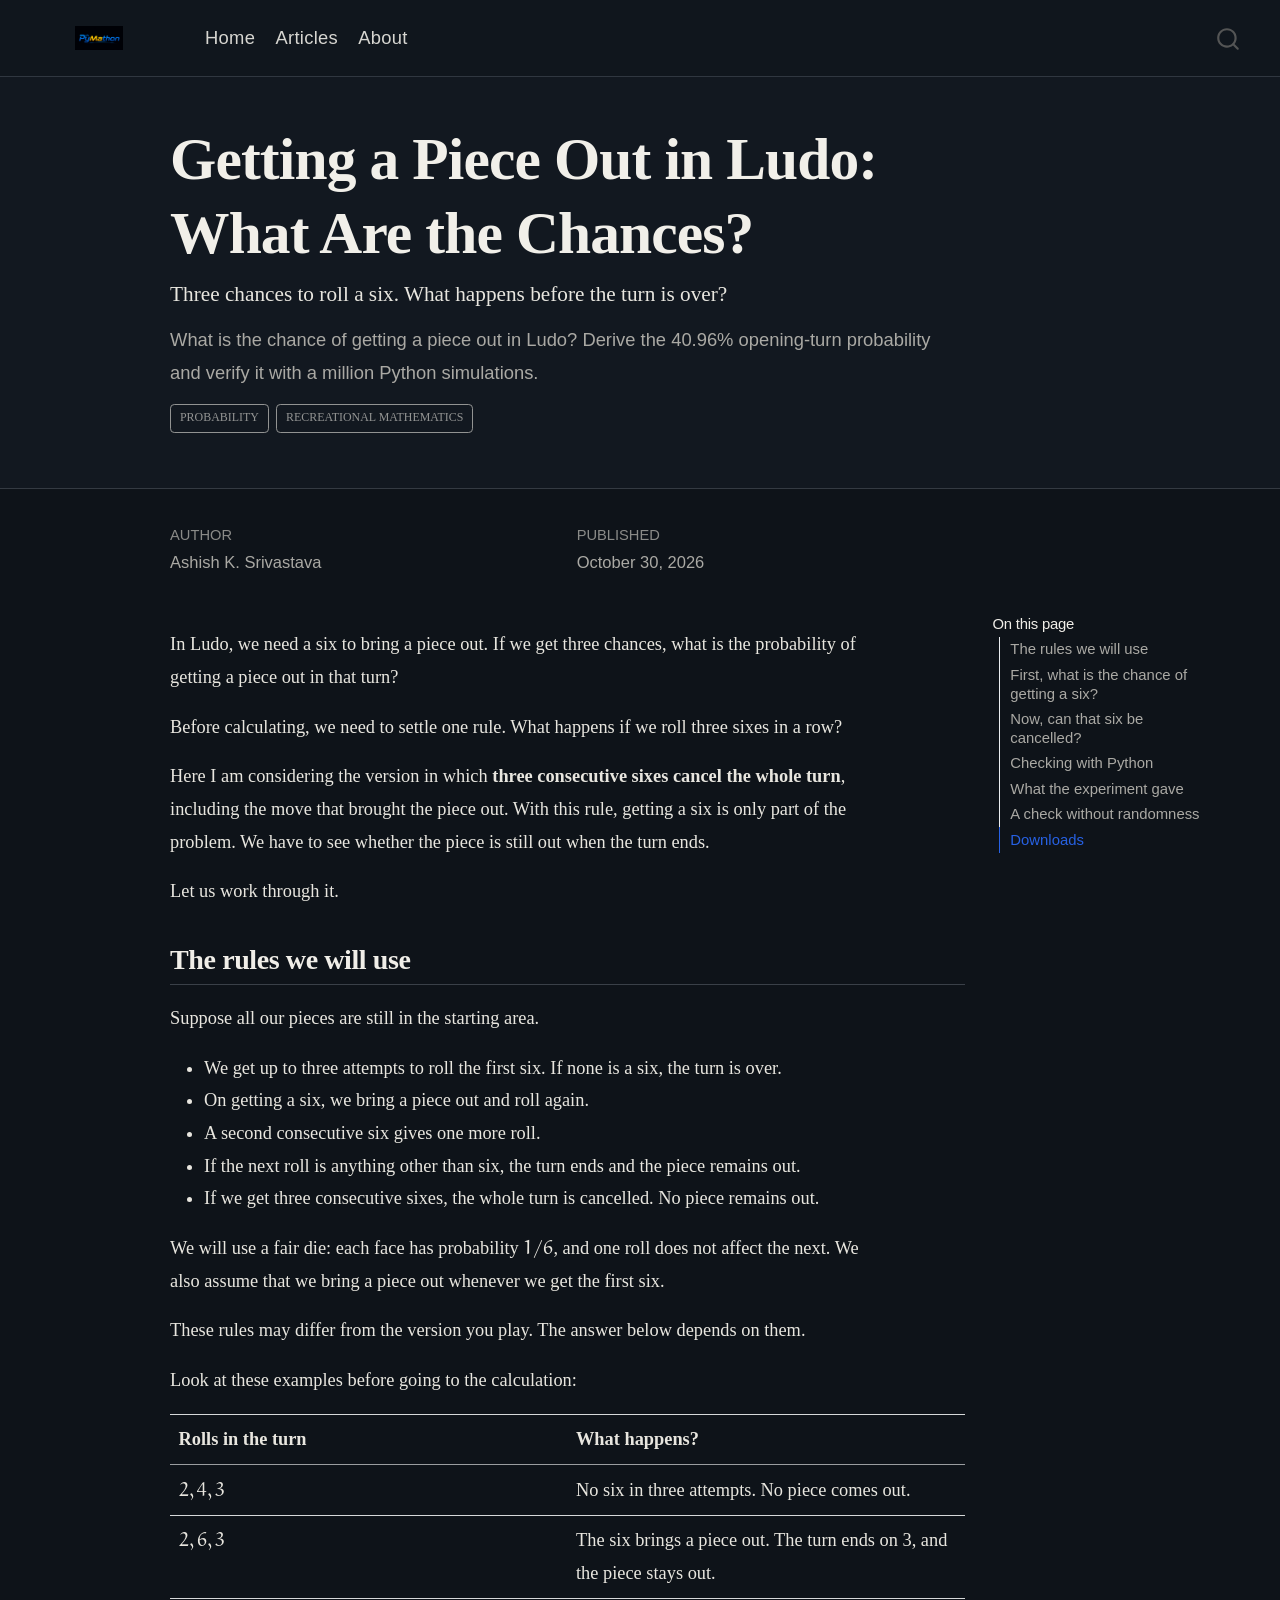
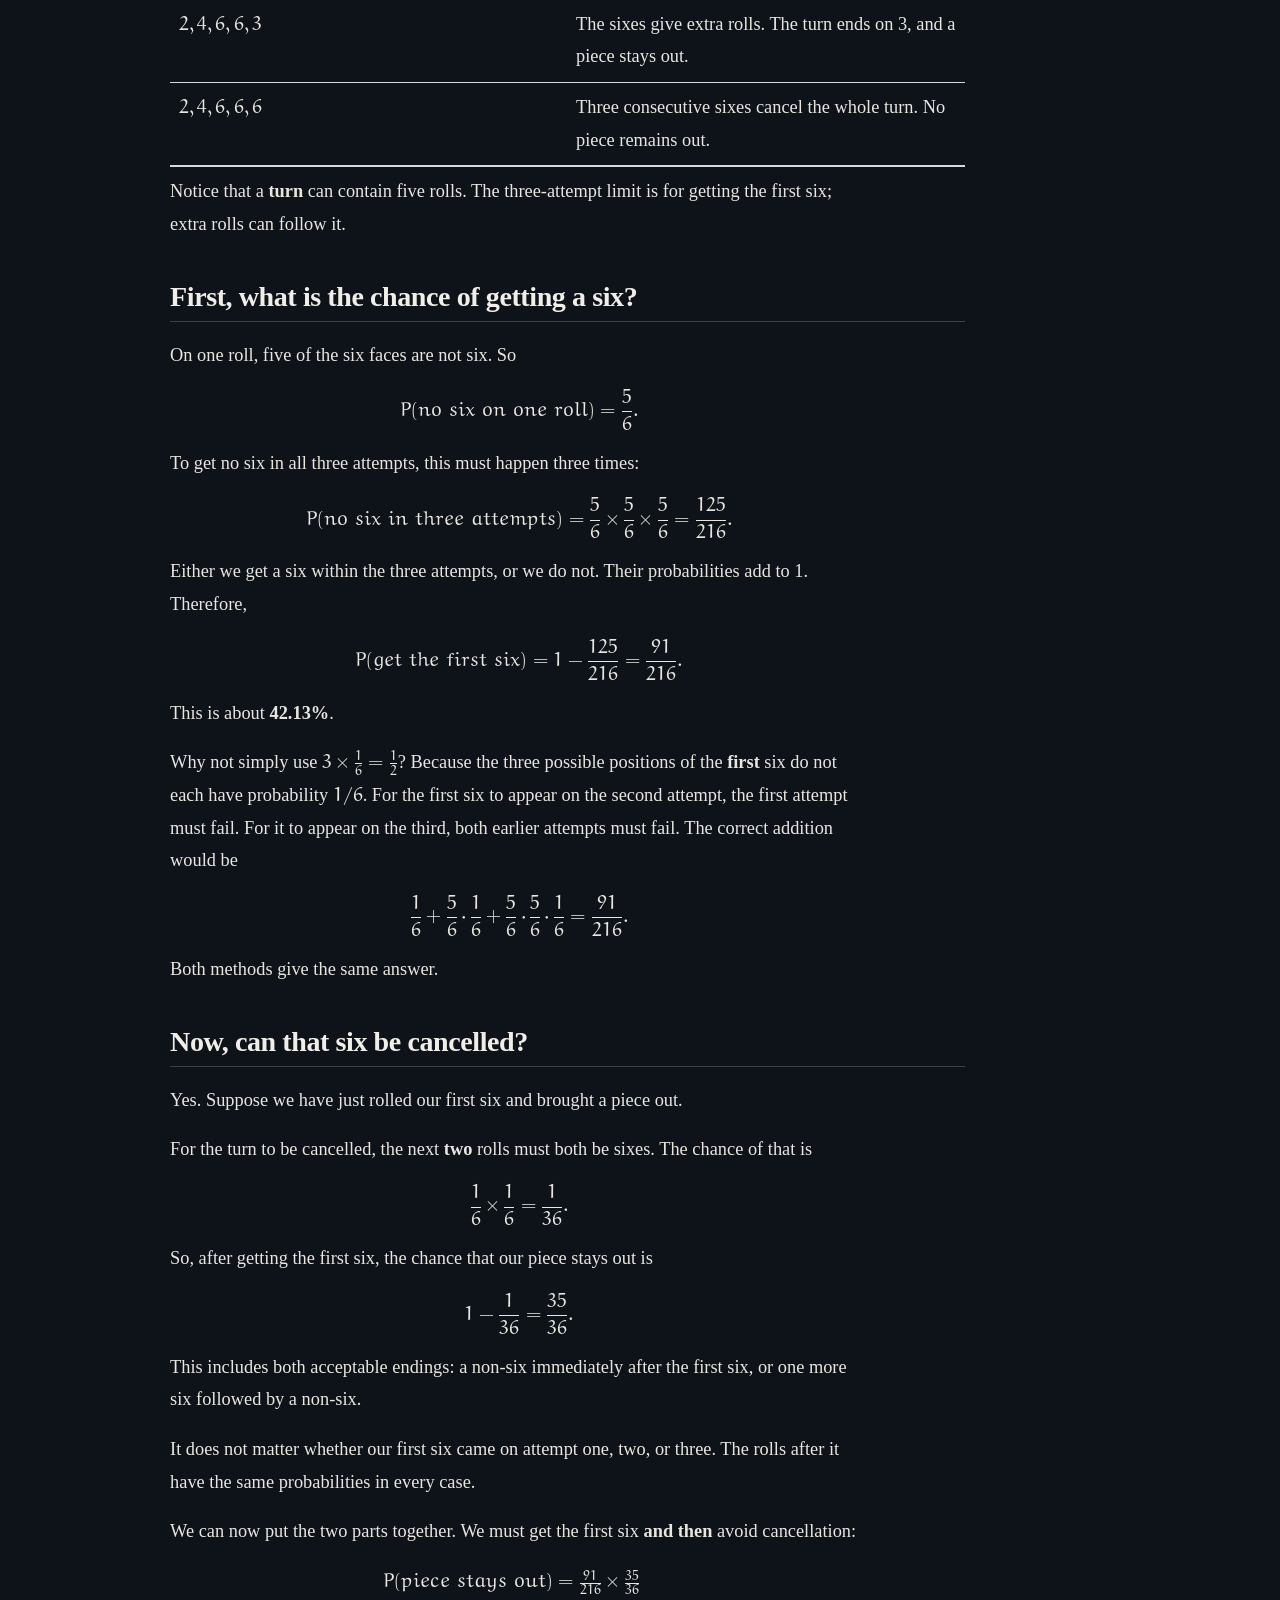
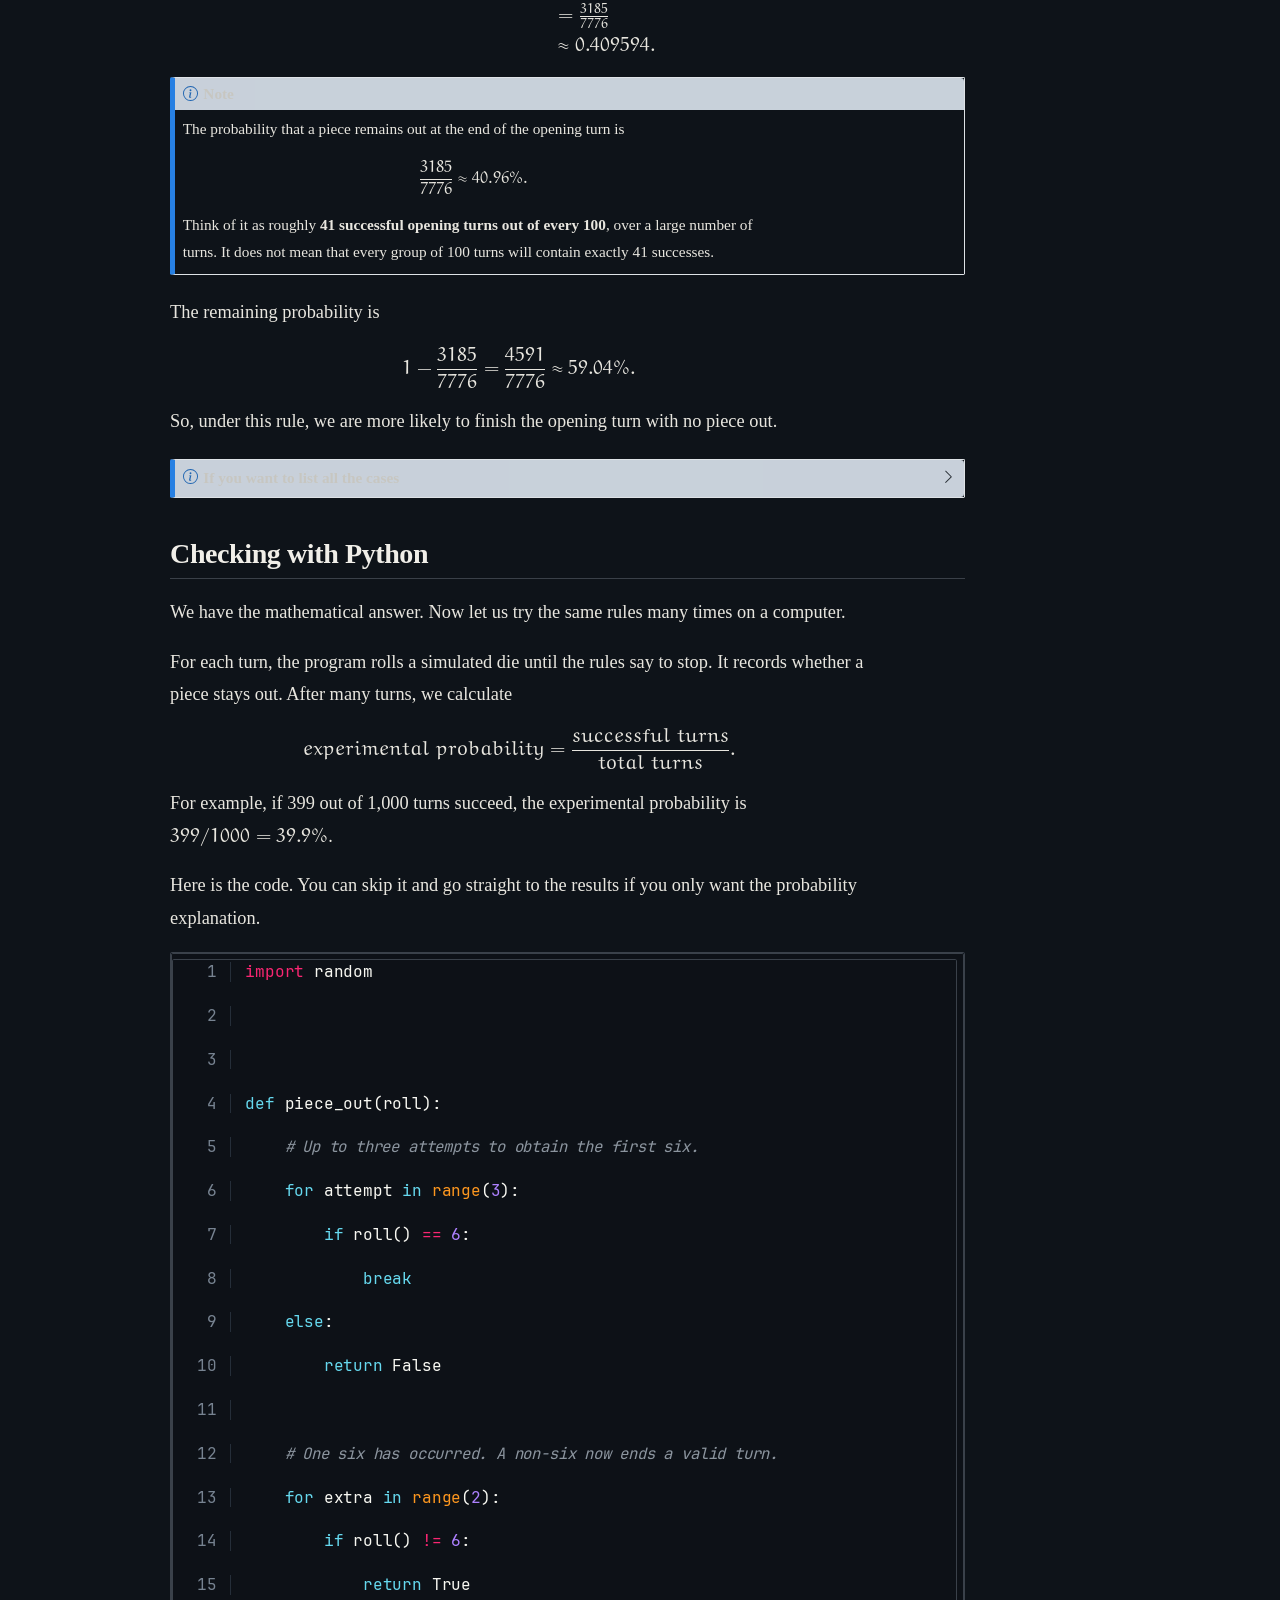
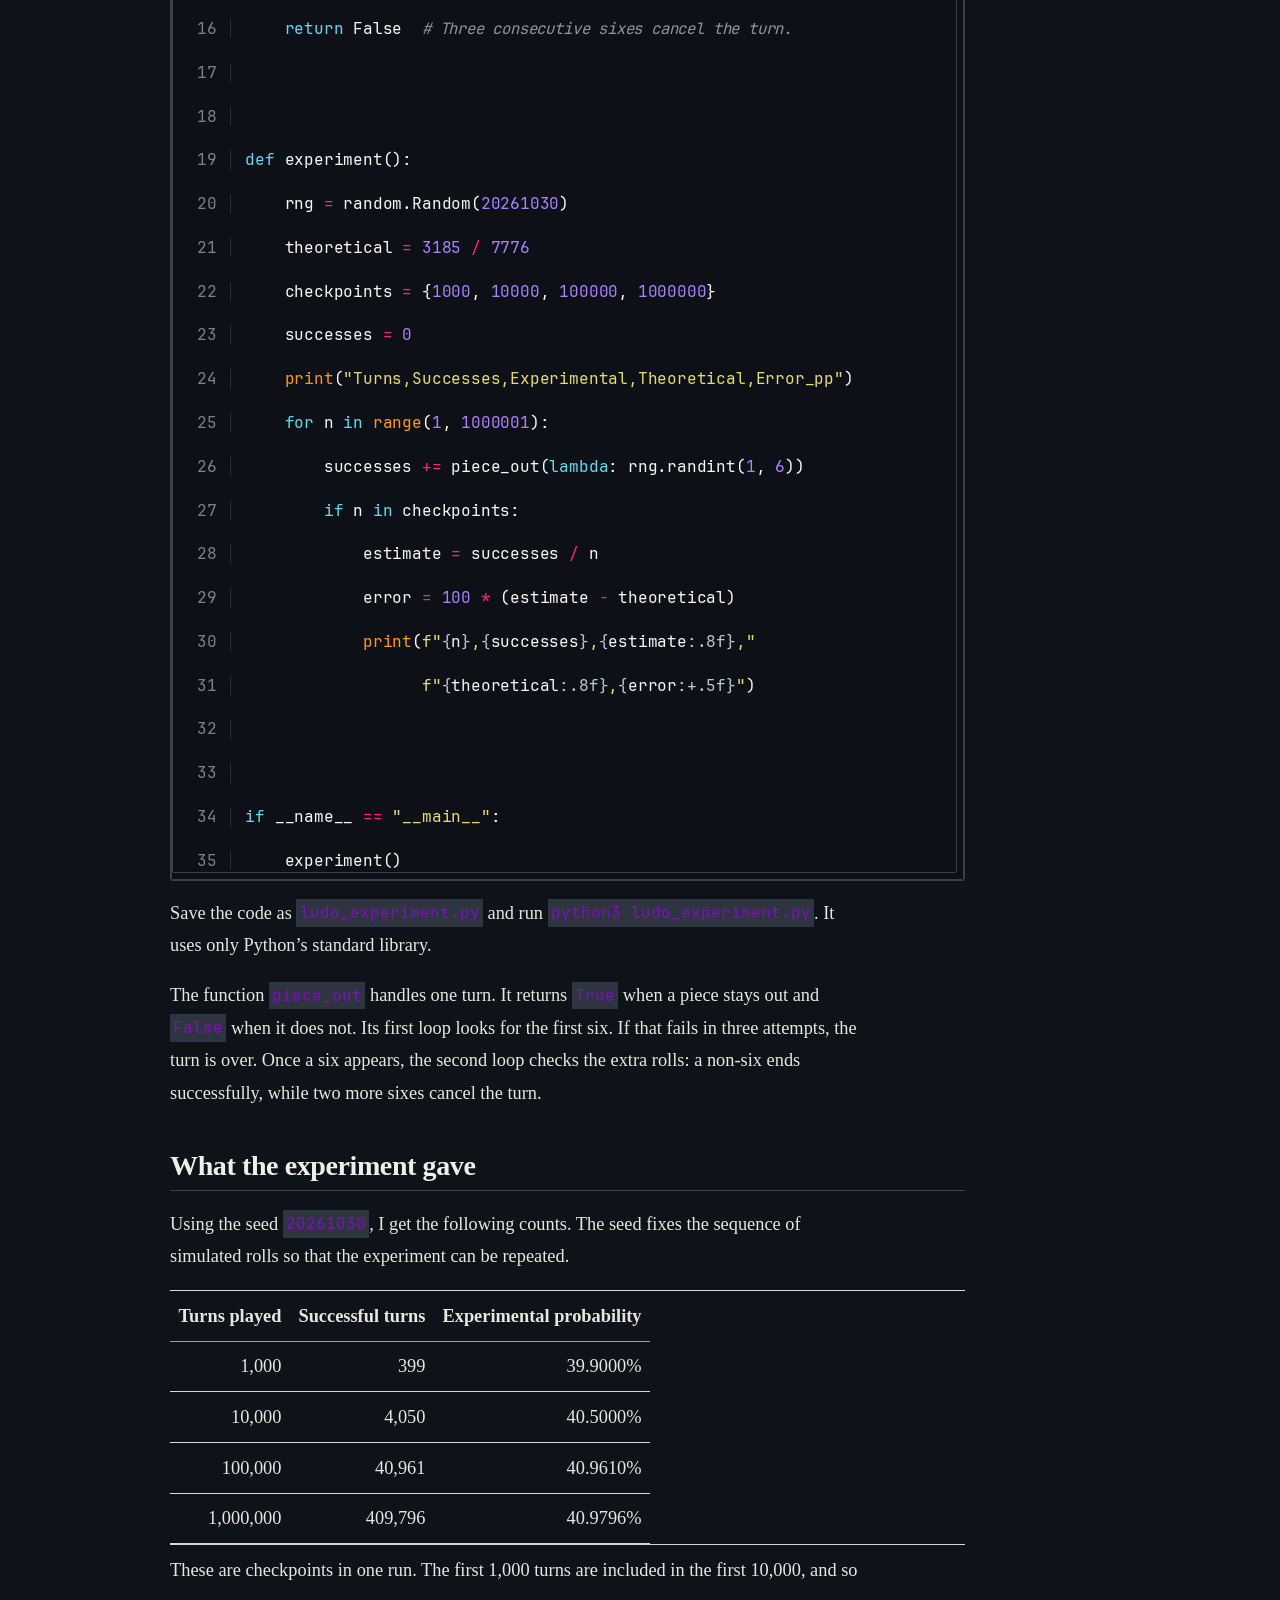
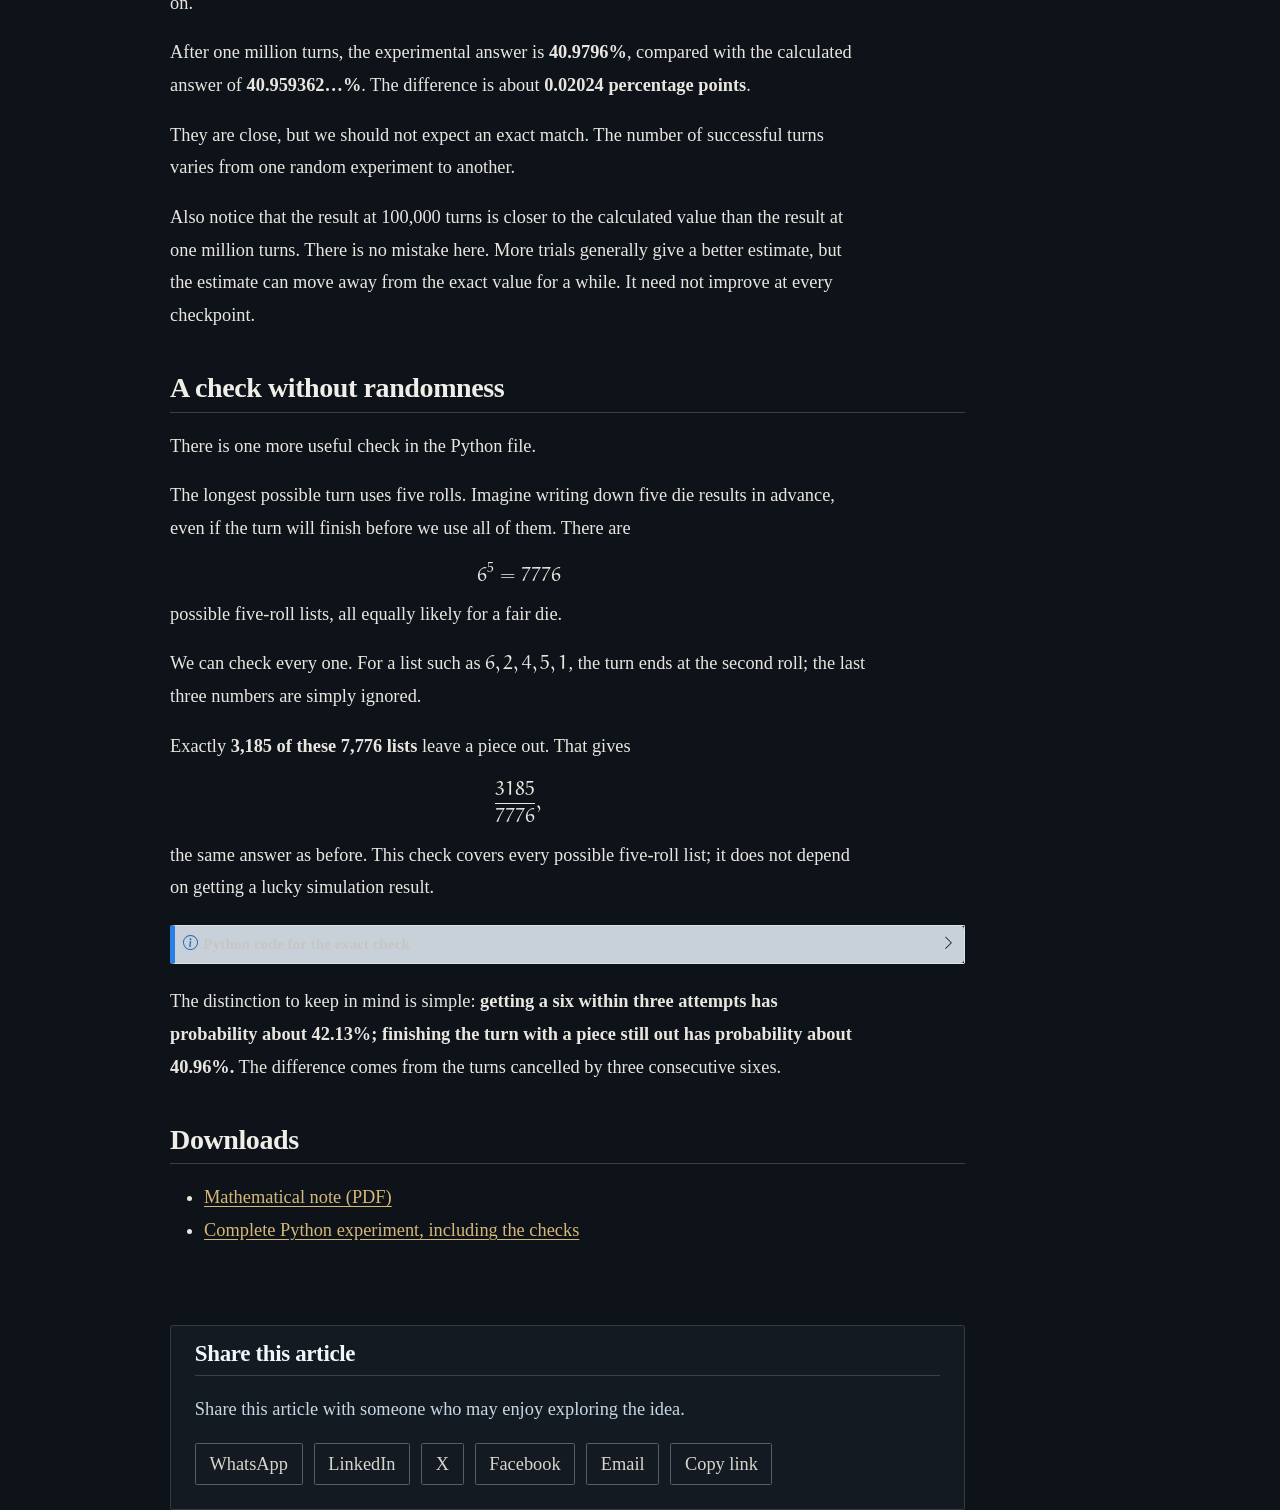
<file: docs/posts/ludo-opening-turn-probability/index.html>
<!DOCTYPE html>
<html xmlns="http://www.w3.org/1999/xhtml" lang="en" xml:lang="en"><head>

<meta charset="utf-8">
<meta name="generator" content="quarto-1.9.38">

<meta name="viewport" content="width=device-width, initial-scale=1.0, user-scalable=yes">

<meta name="author" content="Ashish K. Srivastava">
<meta name="dcterms.date" content="2026-10-30">
<meta name="description" content="What is the chance of getting a piece out in Ludo? Derive the 40.96% opening-turn probability and verify it with a million Python simulations.">

<title>Getting a Piece Out in Ludo: What Are the Chances? – PyMathon</title>
<style>
/* Default styles provided by pandoc.
** See https://pandoc.org/MANUAL.html#variables-for-html for config info.
*/
code{white-space: pre-wrap;}
span.smallcaps{font-variant: small-caps;}
div.columns{display: flex; gap: min(4vw, 1.5em);}
div.column{flex: auto; overflow-x: auto;}
div.hanging-indent{margin-left: 1.5em; text-indent: -1.5em;}
ul.task-list{list-style: none;}
ul.task-list li input[type="checkbox"] {
  width: 0.8em;
  margin: 0 0.8em 0.2em -1em; /* quarto-specific, see https://github.com/quarto-dev/quarto-cli/issues/4556 */ 
  vertical-align: middle;
}
/* CSS for syntax highlighting */
html { -webkit-text-size-adjust: 100%; }
pre > code.sourceCode { white-space: pre; position: relative; }
pre > code.sourceCode > span { display: inline-block; line-height: 1.25; }
pre > code.sourceCode > span:empty { height: 1.2em; }
.sourceCode { overflow: visible; }
code.sourceCode > span { color: inherit; text-decoration: inherit; }
div.sourceCode { margin: 1em 0; }
pre.sourceCode { margin: 0; }
@media screen {
div.sourceCode { overflow: auto; }
}
@media print {
pre > code.sourceCode { white-space: pre-wrap; }
pre > code.sourceCode > span { text-indent: -5em; padding-left: 5em; }
}
pre.numberSource code
  { counter-reset: source-line 0; }
pre.numberSource code > span
  { position: relative; left: -4em; counter-increment: source-line; }
pre.numberSource code > span > a:first-child::before
  { content: counter(source-line);
    position: relative; left: -1em; text-align: right; vertical-align: baseline;
    border: none; display: inline-block;
    -webkit-touch-callout: none; -webkit-user-select: none;
    -khtml-user-select: none; -moz-user-select: none;
    -ms-user-select: none; user-select: none;
    padding: 0 4px; width: 4em;
  }
pre.numberSource { margin-left: 3em;  padding-left: 4px; }
div.sourceCode
  {   }
@media screen {
pre > code.sourceCode > span > a:first-child::before { text-decoration: underline; }
}
</style>


<script src="../../site_libs/quarto-nav/quarto-nav.js"></script>
<script src="../../site_libs/quarto-nav/headroom.min.js"></script>
<script src="../../site_libs/clipboard/clipboard.min.js"></script>
<script src="../../site_libs/quarto-search/autocomplete.umd.js"></script>
<script src="../../site_libs/quarto-search/fuse.min.js"></script>
<script src="../../site_libs/quarto-search/quarto-search.js"></script>
<meta name="quarto:offset" content="../../">
<script src="../../site_libs/quarto-html/quarto.js" type="module"></script>
<script src="../../site_libs/quarto-html/tabsets/tabsets.js" type="module"></script>
<script src="../../site_libs/quarto-html/popper.min.js"></script>
<script src="../../site_libs/quarto-html/tippy.umd.min.js"></script>
<script src="../../site_libs/quarto-html/anchor.min.js"></script>
<link href="../../site_libs/quarto-html/tippy.css" rel="stylesheet">
<link href="../../site_libs/quarto-html/quarto-syntax-highlighting-9de9f6925d305bcf5b7eb9351f368d06.css" rel="stylesheet" id="quarto-text-highlighting-styles">
<script src="../../site_libs/bootstrap/bootstrap.min.js"></script>
<link href="../../site_libs/bootstrap/bootstrap-icons.css" rel="stylesheet">
<link href="../../site_libs/bootstrap/bootstrap-858fa3a77d60bad26bcac1712a2fce27.min.css" rel="stylesheet" append-hash="true" id="quarto-bootstrap" data-mode="light">
<script id="quarto-search-options" type="application/json">{
  "location": "navbar",
  "copy-button": false,
  "collapse-after": 3,
  "panel-placement": "end",
  "type": "overlay",
  "limit": 50,
  "keyboard-shortcut": [
    "f",
    "/",
    "s"
  ],
  "show-item-context": false,
  "language": {
    "search-no-results-text": "No results",
    "search-matching-documents-text": "matching documents",
    "search-copy-link-title": "Copy link to search",
    "search-hide-matches-text": "Hide additional matches",
    "search-more-match-text": "more match in this document",
    "search-more-matches-text": "more matches in this document",
    "search-clear-button-title": "Clear",
    "search-text-placeholder": "",
    "search-detached-cancel-button-title": "Cancel",
    "search-submit-button-title": "Submit",
    "search-label": "Search"
  }
}</script>
<meta name="robots" content="index, follow, max-image-preview:large, max-snippet:-1, max-video-preview:-1">
<meta name="googlebot" content="index, follow, max-image-preview:large, max-snippet:-1, max-video-preview:-1">
<script type="application/ld+json">
{
  "@context": "https://schema.org",
  "@type": "WebSite",
  "name": "PyMathon",
  "url": "https://ashishmathpy.github.io/pymathon/",
  "description": "Carefully written mathematics through definitions, proofs, worked examples, problem solving, and selective computational exploration.",
  "inLanguage": "en",
  "publisher": {
    "@type": "Person",
    "name": "Ashish K. Srivastava"
  }
}
</script>


<link rel="stylesheet" href="../../styles.css">
<meta property="og:title" content="Getting a Piece Out in Ludo: What Are the Chances? – PyMathon">
<meta property="og:description" content="What is the chance of getting a piece out in Ludo? Derive the 40.96% opening-turn probability and verify it with a million Python simulations.">
<meta property="og:site_name" content="PyMathon">
<link rel="canonical" href="https://ashishmathpy.github.io/pymathon/posts/ludo-opening-turn-probability/">
</head>

<body class="nav-fixed quarto-light">

<div id="quarto-search-results"></div>
  <header id="quarto-header" class="headroom fixed-top quarto-banner">
    <nav class="navbar navbar-expand-lg " data-bs-theme="dark">
      <div class="navbar-container container-fluid">
      <div class="navbar-brand-container mx-auto">
    <a href="../../index.html" class="navbar-brand navbar-brand-logo">
    <img src="../../image.png" alt="PyMathon logo" class="navbar-logo light-content">
    <img src="../../image.png" alt="PyMathon logo" class="navbar-logo dark-content">
    </a>
    <a class="navbar-brand" href="../../index.html">
    <span class="navbar-title">PyMathon</span>
    </a>
  </div>
            <div id="quarto-search" class="" title="Search"></div>
          <button class="navbar-toggler" type="button" data-bs-toggle="collapse" data-bs-target="#navbarCollapse" aria-controls="navbarCollapse" role="menu" aria-expanded="false" aria-label="Toggle navigation" onclick="if (window.quartoToggleHeadroom) { window.quartoToggleHeadroom(); }">
  <span class="navbar-toggler-icon"></span>
</button>
          <div class="collapse navbar-collapse" id="navbarCollapse">
            <ul class="navbar-nav navbar-nav-scroll me-auto">
  <li class="nav-item">
    <a class="nav-link" href="../../index.html"> 
<span class="menu-text">Home</span></a>
  </li>  
  <li class="nav-item">
    <a class="nav-link" href="../../index.html#latest-articles"> 
<span class="menu-text">Articles</span></a>
  </li>  
  <li class="nav-item">
    <a class="nav-link" href="../../about.html"> 
<span class="menu-text">About</span></a>
  </li>  
</ul>
          </div> <!-- /navcollapse -->
            <div class="quarto-navbar-tools">
</div>
      </div> <!-- /container-fluid -->
    </nav>
</header>
<!-- content -->
<header id="title-block-header" class="quarto-title-block default page-columns page-full">
  <div class="quarto-title-banner page-columns page-full">
    <div class="quarto-title column-body">
      <h1 class="title">Getting a Piece Out in Ludo: What Are the Chances?</h1>
            <p class="subtitle lead">Three chances to roll a six. What happens before the turn is over?</p>
                  <div>
        <div class="description">
          What is the chance of getting a piece out in Ludo? Derive the 40.96% opening-turn probability and verify it with a million Python simulations.
        </div>
      </div>
                          <div class="quarto-categories">
                <div class="quarto-category">Probability</div>
                <div class="quarto-category">Recreational Mathematics</div>
              </div>
                  </div>
  </div>
    
  
  <div class="quarto-title-meta">

      <div>
      <div class="quarto-title-meta-heading">Author</div>
      <div class="quarto-title-meta-contents">
               <p>Ashish K. Srivastava </p>
            </div>
    </div>
      
      <div>
      <div class="quarto-title-meta-heading">Published</div>
      <div class="quarto-title-meta-contents">
        <p class="date">October 30, 2026</p>
      </div>
    </div>
    
      
    </div>
    
  
  </header><div id="quarto-content" class="quarto-container page-columns page-rows-contents page-layout-article page-navbar">
<!-- sidebar -->
<!-- margin-sidebar -->
    <div id="quarto-margin-sidebar" class="sidebar margin-sidebar">
        <nav id="TOC" role="doc-toc" class="toc-active">
    <h2 id="toc-title">On this page</h2>
   
  <ul>
  <li><a href="#the-rules-we-will-use" id="toc-the-rules-we-will-use" class="nav-link active" data-scroll-target="#the-rules-we-will-use">The rules we will use</a></li>
  <li><a href="#first-what-is-the-chance-of-getting-a-six" id="toc-first-what-is-the-chance-of-getting-a-six" class="nav-link" data-scroll-target="#first-what-is-the-chance-of-getting-a-six">First, what is the chance of getting a six?</a></li>
  <li><a href="#now-can-that-six-be-cancelled" id="toc-now-can-that-six-be-cancelled" class="nav-link" data-scroll-target="#now-can-that-six-be-cancelled">Now, can that six be cancelled?</a></li>
  <li><a href="#checking-with-python" id="toc-checking-with-python" class="nav-link" data-scroll-target="#checking-with-python">Checking with Python</a></li>
  <li><a href="#what-the-experiment-gave" id="toc-what-the-experiment-gave" class="nav-link" data-scroll-target="#what-the-experiment-gave">What the experiment gave</a></li>
  <li><a href="#a-check-without-randomness" id="toc-a-check-without-randomness" class="nav-link" data-scroll-target="#a-check-without-randomness">A check without randomness</a></li>
  <li><a href="#downloads" id="toc-downloads" class="nav-link" data-scroll-target="#downloads">Downloads</a></li>
  </ul>
</nav>
    </div>
<!-- main -->
<main class="content quarto-banner-title-block" id="quarto-document-content">





<p>In Ludo, we need a six to bring a piece out. If we get three chances, what is the probability of getting a piece out in that turn?</p>
<p>Before calculating, we need to settle one rule. What happens if we roll three sixes in a row?</p>
<p>Here I am considering the version in which <strong>three consecutive sixes cancel the whole turn</strong>, including the move that brought the piece out. With this rule, getting a six is only part of the problem. We have to see whether the piece is still out when the turn ends.</p>
<p>Let us work through it.</p>
<section id="the-rules-we-will-use" class="level2">
<h2 class="anchored" data-anchor-id="the-rules-we-will-use">The rules we will use</h2>
<p>Suppose all our pieces are still in the starting area.</p>
<ul>
<li>We get up to three attempts to roll the first six. If none is a six, the turn is over.</li>
<li>On getting a six, we bring a piece out and roll again.</li>
<li>A second consecutive six gives one more roll.</li>
<li>If the next roll is anything other than six, the turn ends and the piece remains out.</li>
<li>If we get three consecutive sixes, the whole turn is cancelled. No piece remains out.</li>
</ul>
<p>We will use a fair die: each face has probability <math display="inline" xmlns="http://www.w3.org/1998/Math/MathML"><semantics><mrow><mn>1</mn><mi>/</mi><mn>6</mn></mrow><annotation encoding="application/x-tex">1/6</annotation></semantics></math>, and one roll does not affect the next. We also assume that we bring a piece out whenever we get the first six.</p>
<p>These rules may differ from the version you play. The answer below depends on them.</p>
<p>Look at these examples before going to the calculation:</p>
<table class="caption-top table">
<colgroup>
<col style="width: 50%">
<col style="width: 50%">
</colgroup>
<thead>
<tr class="header">
<th>Rolls in the turn</th>
<th>What happens?</th>
</tr>
</thead>
<tbody>
<tr class="odd">
<td><math display="inline" xmlns="http://www.w3.org/1998/Math/MathML"><semantics><mrow><mn>2</mn><mo>,</mo><mn>4</mn><mo>,</mo><mn>3</mn></mrow><annotation encoding="application/x-tex">2,4,3</annotation></semantics></math></td>
<td>No six in three attempts. No piece comes out.</td>
</tr>
<tr class="even">
<td><math display="inline" xmlns="http://www.w3.org/1998/Math/MathML"><semantics><mrow><mn>2</mn><mo>,</mo><mn>6</mn><mo>,</mo><mn>3</mn></mrow><annotation encoding="application/x-tex">2,6,3</annotation></semantics></math></td>
<td>The six brings a piece out. The turn ends on 3, and the piece stays out.</td>
</tr>
<tr class="odd">
<td><math display="inline" xmlns="http://www.w3.org/1998/Math/MathML"><semantics><mrow><mn>2</mn><mo>,</mo><mn>4</mn><mo>,</mo><mn>6</mn><mo>,</mo><mn>6</mn><mo>,</mo><mn>3</mn></mrow><annotation encoding="application/x-tex">2,4,6,6,3</annotation></semantics></math></td>
<td>The sixes give extra rolls. The turn ends on 3, and a piece stays out.</td>
</tr>
<tr class="even">
<td><math display="inline" xmlns="http://www.w3.org/1998/Math/MathML"><semantics><mrow><mn>2</mn><mo>,</mo><mn>4</mn><mo>,</mo><mn>6</mn><mo>,</mo><mn>6</mn><mo>,</mo><mn>6</mn></mrow><annotation encoding="application/x-tex">2,4,6,6,6</annotation></semantics></math></td>
<td>Three consecutive sixes cancel the whole turn. No piece remains out.</td>
</tr>
</tbody>
</table>
<p>Notice that a <strong>turn</strong> can contain five rolls. The three-attempt limit is for getting the first six; extra rolls can follow it.</p>
</section>
<section id="first-what-is-the-chance-of-getting-a-six" class="level2">
<h2 class="anchored" data-anchor-id="first-what-is-the-chance-of-getting-a-six">First, what is the chance of getting a six?</h2>
<p>On one roll, five of the six faces are not six. So</p>
<p><math display="block" xmlns="http://www.w3.org/1998/Math/MathML"><semantics><mrow><mi>P</mi><mo stretchy="false" form="prefix">(</mo><mtext mathvariant="normal">no six on one roll</mtext><mo stretchy="false" form="postfix">)</mo><mo>=</mo><mfrac><mn>5</mn><mn>6</mn></mfrac><mi>.</mi></mrow><annotation encoding="application/x-tex">
P(\text{no six on one roll})=\frac56.
</annotation></semantics></math></p>
<p>To get no six in all three attempts, this must happen three times:</p>
<p><math display="block" xmlns="http://www.w3.org/1998/Math/MathML"><semantics><mrow><mi>P</mi><mo stretchy="false" form="prefix">(</mo><mtext mathvariant="normal">no six in three attempts</mtext><mo stretchy="false" form="postfix">)</mo><mo>=</mo><mfrac><mn>5</mn><mn>6</mn></mfrac><mo>×</mo><mfrac><mn>5</mn><mn>6</mn></mfrac><mo>×</mo><mfrac><mn>5</mn><mn>6</mn></mfrac><mo>=</mo><mfrac><mn>125</mn><mn>216</mn></mfrac><mi>.</mi></mrow><annotation encoding="application/x-tex">
P(\text{no six in three attempts})
=\frac56\times\frac56\times\frac56
=\frac{125}{216}.
</annotation></semantics></math></p>
<p>Either we get a six within the three attempts, or we do not. Their probabilities add to 1. Therefore,</p>
<p><math display="block" xmlns="http://www.w3.org/1998/Math/MathML"><semantics><mrow><mi>P</mi><mo stretchy="false" form="prefix">(</mo><mtext mathvariant="normal">get the first six</mtext><mo stretchy="false" form="postfix">)</mo><mo>=</mo><mn>1</mn><mo>−</mo><mfrac><mn>125</mn><mn>216</mn></mfrac><mo>=</mo><mfrac><mn>91</mn><mn>216</mn></mfrac><mi>.</mi></mrow><annotation encoding="application/x-tex">
P(\text{get the first six})
=1-\frac{125}{216}
=\frac{91}{216}.
</annotation></semantics></math></p>
<p>This is about <strong>42.13%</strong>.</p>
<p>Why not simply use <math display="inline" xmlns="http://www.w3.org/1998/Math/MathML"><semantics><mrow><mn>3</mn><mo>×</mo><mfrac><mn>1</mn><mn>6</mn></mfrac><mo>=</mo><mfrac><mn>1</mn><mn>2</mn></mfrac></mrow><annotation encoding="application/x-tex">3\times\frac16=\frac12</annotation></semantics></math>? Because the three possible positions of the <strong>first</strong> six do not each have probability <math display="inline" xmlns="http://www.w3.org/1998/Math/MathML"><semantics><mrow><mn>1</mn><mi>/</mi><mn>6</mn></mrow><annotation encoding="application/x-tex">1/6</annotation></semantics></math>. For the first six to appear on the second attempt, the first attempt must fail. For it to appear on the third, both earlier attempts must fail. The correct addition would be</p>
<p><math display="block" xmlns="http://www.w3.org/1998/Math/MathML"><semantics><mrow><mfrac><mn>1</mn><mn>6</mn></mfrac><mo>+</mo><mfrac><mn>5</mn><mn>6</mn></mfrac><mo>⋅</mo><mfrac><mn>1</mn><mn>6</mn></mfrac><mo>+</mo><mfrac><mn>5</mn><mn>6</mn></mfrac><mo>⋅</mo><mfrac><mn>5</mn><mn>6</mn></mfrac><mo>⋅</mo><mfrac><mn>1</mn><mn>6</mn></mfrac><mo>=</mo><mfrac><mn>91</mn><mn>216</mn></mfrac><mi>.</mi></mrow><annotation encoding="application/x-tex">
\frac16+\frac56\cdot\frac16
+\frac56\cdot\frac56\cdot\frac16
=\frac{91}{216}.
</annotation></semantics></math></p>
<p>Both methods give the same answer.</p>
</section>
<section id="now-can-that-six-be-cancelled" class="level2">
<h2 class="anchored" data-anchor-id="now-can-that-six-be-cancelled">Now, can that six be cancelled?</h2>
<p>Yes. Suppose we have just rolled our first six and brought a piece out.</p>
<p>For the turn to be cancelled, the next <strong>two</strong> rolls must both be sixes. The chance of that is</p>
<p><math display="block" xmlns="http://www.w3.org/1998/Math/MathML"><semantics><mrow><mfrac><mn>1</mn><mn>6</mn></mfrac><mo>×</mo><mfrac><mn>1</mn><mn>6</mn></mfrac><mo>=</mo><mfrac><mn>1</mn><mn>36</mn></mfrac><mi>.</mi></mrow><annotation encoding="application/x-tex">
\frac16\times\frac16=\frac1{36}.
</annotation></semantics></math></p>
<p>So, after getting the first six, the chance that our piece stays out is</p>
<p><math display="block" xmlns="http://www.w3.org/1998/Math/MathML"><semantics><mrow><mn>1</mn><mo>−</mo><mfrac><mn>1</mn><mn>36</mn></mfrac><mo>=</mo><mfrac><mn>35</mn><mn>36</mn></mfrac><mi>.</mi></mrow><annotation encoding="application/x-tex">
1-\frac1{36}=\frac{35}{36}.
</annotation></semantics></math></p>
<p>This includes both acceptable endings: a non-six immediately after the first six, or one more six followed by a non-six.</p>
<p>It does not matter whether our first six came on attempt one, two, or three. The rolls after it have the same probabilities in every case.</p>
<p>We can now put the two parts together. We must get the first six <strong>and then</strong> avoid cancellation:</p>
<p><math display="block" xmlns="http://www.w3.org/1998/Math/MathML"><semantics><mtable><mtr><mtd columnalign="right" style="text-align: right; padding-right: 0"><mi>P</mi><mo stretchy="false" form="prefix">(</mo><mtext mathvariant="normal">piece stays out</mtext><mo stretchy="false" form="postfix">)</mo></mtd><mtd columnalign="left" style="text-align: left; padding-left: 0"><mo>=</mo><mfrac><mn>91</mn><mn>216</mn></mfrac><mo>×</mo><mfrac><mn>35</mn><mn>36</mn></mfrac></mtd></mtr><mtr><mtd columnalign="right" style="text-align: right; padding-right: 0"></mtd><mtd columnalign="left" style="text-align: left; padding-left: 0"><mo>=</mo><mfrac><mn>3185</mn><mn>7776</mn></mfrac></mtd></mtr><mtr><mtd columnalign="right" style="text-align: right; padding-right: 0"></mtd><mtd columnalign="left" style="text-align: left; padding-left: 0"><mo>≈</mo><mn>0.409594</mn><mi>.</mi></mtd></mtr></mtable><annotation encoding="application/x-tex">
\begin{aligned}
P(\text{piece stays out})
&amp;=\frac{91}{216}\times\frac{35}{36}\\[4pt]
&amp;=\frac{3185}{7776}\\[4pt]
&amp;\approx 0.409594.
\end{aligned}
</annotation></semantics></math></p>
<div class="callout callout-style-default callout-note callout-titled">
<div class="callout-header d-flex align-content-center">
<div class="callout-icon-container">
<i class="callout-icon"></i>
</div>
<div class="callout-title-container flex-fill">
Note
</div>
</div>
<div class="callout-body-container callout-body">
<p>The probability that a piece remains out at the end of the opening turn is</p>
<p><math display="block" xmlns="http://www.w3.org/1998/Math/MathML"><semantics><menclose notation="box"><mrow><mfrac><mn>3185</mn><mn>7776</mn></mfrac><mo>≈</mo><mn>40.96</mn><mi>%</mi><mi>.</mi></mrow></menclose><annotation encoding="application/x-tex">
\boxed{\frac{3185}{7776}\approx40.96\%.}
</annotation></semantics></math></p>
<p>Think of it as roughly <strong>41 successful opening turns out of every 100</strong>, over a large number of turns. It does not mean that every group of 100 turns will contain exactly 41 successes.</p>
</div>
</div>
<p>The remaining probability is</p>
<p><math display="block" xmlns="http://www.w3.org/1998/Math/MathML"><semantics><mrow><mn>1</mn><mo>−</mo><mfrac><mn>3185</mn><mn>7776</mn></mfrac><mo>=</mo><mfrac><mn>4591</mn><mn>7776</mn></mfrac><mo>≈</mo><mn>59.04</mn><mi>%</mi><mi>.</mi></mrow><annotation encoding="application/x-tex">
1-\frac{3185}{7776}
=\frac{4591}{7776}
\approx59.04\%.
</annotation></semantics></math></p>
<p>So, under this rule, we are more likely to finish the opening turn with no piece out.</p>
<div class="callout callout-style-default callout-note callout-titled">
<div class="callout-header d-flex align-content-center collapsed" data-bs-toggle="collapse" data-bs-target=".callout-2-contents" aria-controls="callout-2" aria-expanded="false" aria-label="Toggle callout">
<div class="callout-icon-container">
<i class="callout-icon"></i>
</div>
<div class="callout-title-container flex-fill">
<span class="screen-reader-only">Note</span>If you want to list all the cases
</div>
<div class="callout-btn-toggle d-inline-block border-0 py-1 ps-1 pe-0 float-end"><i class="callout-toggle"></i></div>
</div>
<div id="callout-2" class="callout-2-contents callout-collapse collapse">
<div class="callout-body-container callout-body">
<p>Write <math display="inline" xmlns="http://www.w3.org/1998/Math/MathML"><semantics><mi>S</mi><annotation encoding="application/x-tex">S</annotation></semantics></math> for a six and <math display="inline" xmlns="http://www.w3.org/1998/Math/MathML"><semantics><mi>F</mi><annotation encoding="application/x-tex">F</annotation></semantics></math> for any face other than six. Let <math display="inline" xmlns="http://www.w3.org/1998/Math/MathML"><semantics><mrow><mi>P</mi><mo stretchy="false" form="prefix">(</mo><mi>S</mi><mo stretchy="false" form="postfix">)</mo><mo>=</mo><mi>p</mi></mrow><annotation encoding="application/x-tex">P(S)=p</annotation></semantics></math> and <math display="inline" xmlns="http://www.w3.org/1998/Math/MathML"><semantics><mrow><mi>P</mi><mo stretchy="false" form="prefix">(</mo><mi>F</mi><mo stretchy="false" form="postfix">)</mo><mo>=</mo><mi>q</mi><mo>=</mo><mn>1</mn><mo>−</mo><mi>p</mi></mrow><annotation encoding="application/x-tex">P(F)=q=1-p</annotation></semantics></math>. For our fair die, <math display="inline" xmlns="http://www.w3.org/1998/Math/MathML"><semantics><mrow><mi>p</mi><mo>=</mo><mn>1</mn><mi>/</mi><mn>6</mn></mrow><annotation encoding="application/x-tex">p=1/6</annotation></semantics></math> and <math display="inline" xmlns="http://www.w3.org/1998/Math/MathML"><semantics><mrow><mi>q</mi><mo>=</mo><mn>5</mn><mi>/</mi><mn>6</mn></mrow><annotation encoding="application/x-tex">q=5/6</annotation></semantics></math>.</p>
<p>There are six ways for a complete turn to end successfully:</p>
<table class="caption-top table">
<thead>
<tr class="header">
<th>Complete turn</th>
<th>Probability</th>
</tr>
</thead>
<tbody>
<tr class="odd">
<td><math display="inline" xmlns="http://www.w3.org/1998/Math/MathML"><semantics><mrow><mi>S</mi><mi>F</mi></mrow><annotation encoding="application/x-tex">SF</annotation></semantics></math></td>
<td><math display="inline" xmlns="http://www.w3.org/1998/Math/MathML"><semantics><mrow><mi>p</mi><mi>q</mi></mrow><annotation encoding="application/x-tex">pq</annotation></semantics></math></td>
</tr>
<tr class="even">
<td><math display="inline" xmlns="http://www.w3.org/1998/Math/MathML"><semantics><mrow><mi>S</mi><mi>S</mi><mi>F</mi></mrow><annotation encoding="application/x-tex">SSF</annotation></semantics></math></td>
<td><math display="inline" xmlns="http://www.w3.org/1998/Math/MathML"><semantics><mrow><msup><mi>p</mi><mn>2</mn></msup><mi>q</mi></mrow><annotation encoding="application/x-tex">p^2q</annotation></semantics></math></td>
</tr>
<tr class="odd">
<td><math display="inline" xmlns="http://www.w3.org/1998/Math/MathML"><semantics><mrow><mi>F</mi><mi>S</mi><mi>F</mi></mrow><annotation encoding="application/x-tex">FSF</annotation></semantics></math></td>
<td><math display="inline" xmlns="http://www.w3.org/1998/Math/MathML"><semantics><mrow><mi>p</mi><msup><mi>q</mi><mn>2</mn></msup></mrow><annotation encoding="application/x-tex">pq^2</annotation></semantics></math></td>
</tr>
<tr class="even">
<td><math display="inline" xmlns="http://www.w3.org/1998/Math/MathML"><semantics><mrow><mi>F</mi><mi>S</mi><mi>S</mi><mi>F</mi></mrow><annotation encoding="application/x-tex">FSSF</annotation></semantics></math></td>
<td><math display="inline" xmlns="http://www.w3.org/1998/Math/MathML"><semantics><mrow><msup><mi>p</mi><mn>2</mn></msup><msup><mi>q</mi><mn>2</mn></msup></mrow><annotation encoding="application/x-tex">p^2q^2</annotation></semantics></math></td>
</tr>
<tr class="odd">
<td><math display="inline" xmlns="http://www.w3.org/1998/Math/MathML"><semantics><mrow><mi>F</mi><mi>F</mi><mi>S</mi><mi>F</mi></mrow><annotation encoding="application/x-tex">FFSF</annotation></semantics></math></td>
<td><math display="inline" xmlns="http://www.w3.org/1998/Math/MathML"><semantics><mrow><mi>p</mi><msup><mi>q</mi><mn>3</mn></msup></mrow><annotation encoding="application/x-tex">pq^3</annotation></semantics></math></td>
</tr>
<tr class="even">
<td><math display="inline" xmlns="http://www.w3.org/1998/Math/MathML"><semantics><mrow><mi>F</mi><mi>F</mi><mi>S</mi><mi>S</mi><mi>F</mi></mrow><annotation encoding="application/x-tex">FFSSF</annotation></semantics></math></td>
<td><math display="inline" xmlns="http://www.w3.org/1998/Math/MathML"><semantics><mrow><msup><mi>p</mi><mn>2</mn></msup><msup><mi>q</mi><mn>3</mn></msup></mrow><annotation encoding="application/x-tex">p^2q^3</annotation></semantics></math></td>
</tr>
</tbody>
</table>
<p>For example, <math display="inline" xmlns="http://www.w3.org/1998/Math/MathML"><semantics><mrow><mi>F</mi><mi>F</mi><mi>S</mi><mi>S</mi><mi>F</mi></mrow><annotation encoding="application/x-tex">FFSSF</annotation></semantics></math> means two non-sixes, two sixes, and finally a non-six. Multiply the five roll probabilities to get <math display="inline" xmlns="http://www.w3.org/1998/Math/MathML"><semantics><mrow><mi>q</mi><mo>⋅</mo><mi>q</mi><mo>⋅</mo><mi>p</mi><mo>⋅</mo><mi>p</mi><mo>⋅</mo><mi>q</mi><mo>=</mo><msup><mi>p</mi><mn>2</mn></msup><msup><mi>q</mi><mn>3</mn></msup></mrow><annotation encoding="application/x-tex">q\cdot q\cdot p\cdot p\cdot q=p^2q^3</annotation></semantics></math>.</p>
<p>Only one row can describe a given turn, so we add the probabilities:</p>
<p><math display="block" xmlns="http://www.w3.org/1998/Math/MathML"><semantics><mtable><mtr><mtd columnalign="right" style="text-align: right; padding-right: 0"><mi>P</mi><mo stretchy="false" form="prefix">(</mo><mtext mathvariant="normal">piece stays out</mtext><mo stretchy="false" form="postfix">)</mo></mtd><mtd columnalign="left" style="text-align: left; padding-left: 0"><mo>=</mo><mi>p</mi><mi>q</mi><mo>+</mo><msup><mi>p</mi><mn>2</mn></msup><mi>q</mi><mo>+</mo><mi>p</mi><msup><mi>q</mi><mn>2</mn></msup><mo>+</mo><msup><mi>p</mi><mn>2</mn></msup><msup><mi>q</mi><mn>2</mn></msup><mo>+</mo><mi>p</mi><msup><mi>q</mi><mn>3</mn></msup><mo>+</mo><msup><mi>p</mi><mn>2</mn></msup><msup><mi>q</mi><mn>3</mn></msup></mtd></mtr><mtr><mtd columnalign="right" style="text-align: right; padding-right: 0"></mtd><mtd columnalign="left" style="text-align: left; padding-left: 0"><mo>=</mo><mi>p</mi><mi>q</mi><mo stretchy="false" form="prefix">(</mo><mn>1</mn><mo>+</mo><mi>p</mi><mo stretchy="false" form="postfix">)</mo><mo stretchy="false" form="prefix">(</mo><mn>1</mn><mo>+</mo><mi>q</mi><mo>+</mo><msup><mi>q</mi><mn>2</mn></msup><mo stretchy="false" form="postfix">)</mo><mi>.</mi></mtd></mtr></mtable><annotation encoding="application/x-tex">
\begin{aligned}
P(\text{piece stays out})
&amp;=pq+p^2q+pq^2+p^2q^2+pq^3+p^2q^3\\
&amp;=pq(1+p)(1+q+q^2).
\end{aligned}
</annotation></semantics></math></p>
<p>The same two-part reasoning we used above gives</p>
<p><math display="block" xmlns="http://www.w3.org/1998/Math/MathML"><semantics><mrow><mi>P</mi><mo stretchy="false" form="prefix">(</mo><mtext mathvariant="normal">piece stays out</mtext><mo stretchy="false" form="postfix">)</mo><mo>=</mo><mo stretchy="false" form="prefix">(</mo><mn>1</mn><mo>−</mo><msup><mi>q</mi><mn>3</mn></msup><mo stretchy="false" form="postfix">)</mo><mo stretchy="false" form="prefix">(</mo><mn>1</mn><mo>−</mo><msup><mi>p</mi><mn>2</mn></msup><mo stretchy="false" form="postfix">)</mo><mi>.</mi></mrow><annotation encoding="application/x-tex">
P(\text{piece stays out})=(1-q^3)(1-p^2).
</annotation></semantics></math></p>
<p>These expressions agree because <math display="inline" xmlns="http://www.w3.org/1998/Math/MathML"><semantics><mrow><mn>1</mn><mo>−</mo><msup><mi>q</mi><mn>3</mn></msup><mo>=</mo><mi>p</mi><mo stretchy="false" form="prefix">(</mo><mn>1</mn><mo>+</mo><mi>q</mi><mo>+</mo><msup><mi>q</mi><mn>2</mn></msup><mo stretchy="false" form="postfix">)</mo></mrow><annotation encoding="application/x-tex">1-q^3=p(1+q+q^2)</annotation></semantics></math> and <math display="inline" xmlns="http://www.w3.org/1998/Math/MathML"><semantics><mrow><mn>1</mn><mo>−</mo><msup><mi>p</mi><mn>2</mn></msup><mo>=</mo><mi>q</mi><mo stretchy="false" form="prefix">(</mo><mn>1</mn><mo>+</mo><mi>p</mi><mo stretchy="false" form="postfix">)</mo></mrow><annotation encoding="application/x-tex">1-p^2=q(1+p)</annotation></semantics></math>.</p>
<p>The four unsuccessful endings are <math display="inline" xmlns="http://www.w3.org/1998/Math/MathML"><semantics><mrow><mi>F</mi><mi>F</mi><mi>F</mi></mrow><annotation encoding="application/x-tex">FFF</annotation></semantics></math>, <math display="inline" xmlns="http://www.w3.org/1998/Math/MathML"><semantics><mrow><mi>S</mi><mi>S</mi><mi>S</mi></mrow><annotation encoding="application/x-tex">SSS</annotation></semantics></math>, <math display="inline" xmlns="http://www.w3.org/1998/Math/MathML"><semantics><mrow><mi>F</mi><mi>S</mi><mi>S</mi><mi>S</mi></mrow><annotation encoding="application/x-tex">FSSS</annotation></semantics></math>, and <math display="inline" xmlns="http://www.w3.org/1998/Math/MathML"><semantics><mrow><mi>F</mi><mi>F</mi><mi>S</mi><mi>S</mi><mi>S</mi></mrow><annotation encoding="application/x-tex">FFSSS</annotation></semantics></math>. Do not use “six successful patterns out of ten” to get <math display="inline" xmlns="http://www.w3.org/1998/Math/MathML"><semantics><mrow><mn>6</mn><mi>/</mi><mn>10</mn></mrow><annotation encoding="application/x-tex">6/10</annotation></semantics></math>: these ten patterns are not equally likely.</p>
</div>
</div>
</div>
</section>
<section id="checking-with-python" class="level2">
<h2 class="anchored" data-anchor-id="checking-with-python">Checking with Python</h2>
<p>We have the mathematical answer. Now let us try the same rules many times on a computer.</p>
<p>For each turn, the program rolls a simulated die until the rules say to stop. It records whether a piece stays out. After many turns, we calculate</p>
<p><math display="block" xmlns="http://www.w3.org/1998/Math/MathML"><semantics><mrow><mtext mathvariant="normal">experimental probability</mtext><mo>=</mo><mfrac><mtext mathvariant="normal">successful turns</mtext><mtext mathvariant="normal">total turns</mtext></mfrac><mi>.</mi></mrow><annotation encoding="application/x-tex">
\text{experimental probability}
=\frac{\text{successful turns}}{\text{total turns}}.
</annotation></semantics></math></p>
<p>For example, if 399 out of 1,000 turns succeed, the experimental probability is <math display="inline" xmlns="http://www.w3.org/1998/Math/MathML"><semantics><mrow><mn>399</mn><mi>/</mi><mn>1000</mn><mo>=</mo><mn>39.9</mn><mi>%</mi></mrow><annotation encoding="application/x-tex">399/1000=39.9\%</annotation></semantics></math>.</p>
<p>Here is the code. You can skip it and go straight to the results if you only want the probability explanation.</p>
<div class="code-copy-outer-scaffold"><div class="sourceCode" id="cb1"><pre class="sourceCode numberSource python number-lines code-with-copy"><code class="sourceCode python"><span id="cb1-1"><a href="#cb1-1"></a><span class="im">import</span> random</span>
<span id="cb1-2"><a href="#cb1-2"></a></span>
<span id="cb1-3"><a href="#cb1-3"></a></span>
<span id="cb1-4"><a href="#cb1-4"></a><span class="kw">def</span> piece_out(roll):</span>
<span id="cb1-5"><a href="#cb1-5"></a>    <span class="co"># Up to three attempts to obtain the first six.</span></span>
<span id="cb1-6"><a href="#cb1-6"></a>    <span class="cf">for</span> attempt <span class="kw">in</span> <span class="bu">range</span>(<span class="dv">3</span>):</span>
<span id="cb1-7"><a href="#cb1-7"></a>        <span class="cf">if</span> roll() <span class="op">==</span> <span class="dv">6</span>:</span>
<span id="cb1-8"><a href="#cb1-8"></a>            <span class="cf">break</span></span>
<span id="cb1-9"><a href="#cb1-9"></a>    <span class="cf">else</span>:</span>
<span id="cb1-10"><a href="#cb1-10"></a>        <span class="cf">return</span> <span class="va">False</span></span>
<span id="cb1-11"><a href="#cb1-11"></a></span>
<span id="cb1-12"><a href="#cb1-12"></a>    <span class="co"># One six has occurred. A non-six now ends a valid turn.</span></span>
<span id="cb1-13"><a href="#cb1-13"></a>    <span class="cf">for</span> extra <span class="kw">in</span> <span class="bu">range</span>(<span class="dv">2</span>):</span>
<span id="cb1-14"><a href="#cb1-14"></a>        <span class="cf">if</span> roll() <span class="op">!=</span> <span class="dv">6</span>:</span>
<span id="cb1-15"><a href="#cb1-15"></a>            <span class="cf">return</span> <span class="va">True</span></span>
<span id="cb1-16"><a href="#cb1-16"></a>    <span class="cf">return</span> <span class="va">False</span>  <span class="co"># Three consecutive sixes cancel the turn.</span></span>
<span id="cb1-17"><a href="#cb1-17"></a></span>
<span id="cb1-18"><a href="#cb1-18"></a></span>
<span id="cb1-19"><a href="#cb1-19"></a><span class="kw">def</span> experiment():</span>
<span id="cb1-20"><a href="#cb1-20"></a>    rng <span class="op">=</span> random.Random(<span class="dv">20261030</span>)</span>
<span id="cb1-21"><a href="#cb1-21"></a>    theoretical <span class="op">=</span> <span class="dv">3185</span> <span class="op">/</span> <span class="dv">7776</span></span>
<span id="cb1-22"><a href="#cb1-22"></a>    checkpoints <span class="op">=</span> {<span class="dv">1000</span>, <span class="dv">10000</span>, <span class="dv">100000</span>, <span class="dv">1000000</span>}</span>
<span id="cb1-23"><a href="#cb1-23"></a>    successes <span class="op">=</span> <span class="dv">0</span></span>
<span id="cb1-24"><a href="#cb1-24"></a>    <span class="bu">print</span>(<span class="st">"Turns,Successes,Experimental,Theoretical,Error_pp"</span>)</span>
<span id="cb1-25"><a href="#cb1-25"></a>    <span class="cf">for</span> n <span class="kw">in</span> <span class="bu">range</span>(<span class="dv">1</span>, <span class="dv">1000001</span>):</span>
<span id="cb1-26"><a href="#cb1-26"></a>        successes <span class="op">+=</span> piece_out(<span class="kw">lambda</span>: rng.randint(<span class="dv">1</span>, <span class="dv">6</span>))</span>
<span id="cb1-27"><a href="#cb1-27"></a>        <span class="cf">if</span> n <span class="kw">in</span> checkpoints:</span>
<span id="cb1-28"><a href="#cb1-28"></a>            estimate <span class="op">=</span> successes <span class="op">/</span> n</span>
<span id="cb1-29"><a href="#cb1-29"></a>            error <span class="op">=</span> <span class="dv">100</span> <span class="op">*</span> (estimate <span class="op">-</span> theoretical)</span>
<span id="cb1-30"><a href="#cb1-30"></a>            <span class="bu">print</span>(<span class="ss">f"</span><span class="sc">{</span>n<span class="sc">}</span><span class="ss">,</span><span class="sc">{</span>successes<span class="sc">}</span><span class="ss">,</span><span class="sc">{</span>estimate<span class="sc">:.8f}</span><span class="ss">,"</span></span>
<span id="cb1-31"><a href="#cb1-31"></a>                  <span class="ss">f"</span><span class="sc">{</span>theoretical<span class="sc">:.8f}</span><span class="ss">,</span><span class="sc">{</span>error<span class="sc">:+.5f}</span><span class="ss">"</span>)</span>
<span id="cb1-32"><a href="#cb1-32"></a></span>
<span id="cb1-33"><a href="#cb1-33"></a></span>
<span id="cb1-34"><a href="#cb1-34"></a><span class="cf">if</span> <span class="va">__name__</span> <span class="op">==</span> <span class="st">"__main__"</span>:</span>
<span id="cb1-35"><a href="#cb1-35"></a>    experiment()</span></code></pre></div><button title="Copy to Clipboard" class="code-copy-button"><i class="bi"></i></button></div>
<p>Save the code as <code>ludo_experiment.py</code> and run <code>python3 ludo_experiment.py</code>. It uses only Python’s standard library.</p>
<p>The function <code>piece_out</code> handles one turn. It returns <code>True</code> when a piece stays out and <code>False</code> when it does not. Its first loop looks for the first six. If that fails in three attempts, the turn is over. Once a six appears, the second loop checks the extra rolls: a non-six ends successfully, while two more sixes cancel the turn.</p>
</section>
<section id="what-the-experiment-gave" class="level2">
<h2 class="anchored" data-anchor-id="what-the-experiment-gave">What the experiment gave</h2>
<p>Using the seed <code>20261030</code>, I get the following counts. The seed fixes the sequence of simulated rolls so that the experiment can be repeated.</p>
<table class="caption-top table">
<thead>
<tr class="header">
<th style="text-align: right;">Turns played</th>
<th style="text-align: right;">Successful turns</th>
<th style="text-align: right;">Experimental probability</th>
</tr>
</thead>
<tbody>
<tr class="odd">
<td style="text-align: right;">1,000</td>
<td style="text-align: right;">399</td>
<td style="text-align: right;">39.9000%</td>
</tr>
<tr class="even">
<td style="text-align: right;">10,000</td>
<td style="text-align: right;">4,050</td>
<td style="text-align: right;">40.5000%</td>
</tr>
<tr class="odd">
<td style="text-align: right;">100,000</td>
<td style="text-align: right;">40,961</td>
<td style="text-align: right;">40.9610%</td>
</tr>
<tr class="even">
<td style="text-align: right;">1,000,000</td>
<td style="text-align: right;">409,796</td>
<td style="text-align: right;">40.9796%</td>
</tr>
</tbody>
</table>
<p>These are checkpoints in one run. The first 1,000 turns are included in the first 10,000, and so on.</p>
<p>After one million turns, the experimental answer is <strong>40.9796%</strong>, compared with the calculated answer of <strong>40.959362…%</strong>. The difference is about <strong>0.02024 percentage points</strong>.</p>
<p>They are close, but we should not expect an exact match. The number of successful turns varies from one random experiment to another.</p>
<p>Also notice that the result at 100,000 turns is closer to the calculated value than the result at one million turns. There is no mistake here. More trials generally give a better estimate, but the estimate can move away from the exact value for a while. It need not improve at every checkpoint.</p>
</section>
<section id="a-check-without-randomness" class="level2">
<h2 class="anchored" data-anchor-id="a-check-without-randomness">A check without randomness</h2>
<p>There is one more useful check in the Python file.</p>
<p>The longest possible turn uses five rolls. Imagine writing down five die results in advance, even if the turn will finish before we use all of them. There are</p>
<p><math display="block" xmlns="http://www.w3.org/1998/Math/MathML"><semantics><mrow><msup><mn>6</mn><mn>5</mn></msup><mo>=</mo><mn>7776</mn></mrow><annotation encoding="application/x-tex">
6^5=7776
</annotation></semantics></math></p>
<p>possible five-roll lists, all equally likely for a fair die.</p>
<p>We can check every one. For a list such as <math display="inline" xmlns="http://www.w3.org/1998/Math/MathML"><semantics><mrow><mn>6</mn><mo>,</mo><mn>2</mn><mo>,</mo><mn>4</mn><mo>,</mo><mn>5</mn><mo>,</mo><mn>1</mn></mrow><annotation encoding="application/x-tex">6,2,4,5,1</annotation></semantics></math>, the turn ends at the second roll; the last three numbers are simply ignored.</p>
<p>Exactly <strong>3,185 of these 7,776 lists</strong> leave a piece out. That gives</p>
<p><math display="block" xmlns="http://www.w3.org/1998/Math/MathML"><semantics><mrow><mfrac><mn>3185</mn><mn>7776</mn></mfrac><mo>,</mo></mrow><annotation encoding="application/x-tex">
\frac{3185}{7776},
</annotation></semantics></math></p>
<p>the same answer as before. This check covers every possible five-roll list; it does not depend on getting a lucky simulation result.</p>
<div class="callout callout-style-default callout-note callout-titled">
<div class="callout-header d-flex align-content-center collapsed" data-bs-toggle="collapse" data-bs-target=".callout-3-contents" aria-controls="callout-3" aria-expanded="false" aria-label="Toggle callout">
<div class="callout-icon-container">
<i class="callout-icon"></i>
</div>
<div class="callout-title-container flex-fill">
<span class="screen-reader-only">Note</span>Python code for the exact check
</div>
<div class="callout-btn-toggle d-inline-block border-0 py-1 ps-1 pe-0 float-end"><i class="callout-toggle"></i></div>
</div>
<div id="callout-3" class="callout-3-contents callout-collapse collapse">
<div class="callout-body-container callout-body">
<p>Run this after defining <code>piece_out</code>:</p>
<div class="code-copy-outer-scaffold"><div class="sourceCode" id="cb2"><pre class="sourceCode numberSource python number-lines code-with-copy"><code class="sourceCode python"><span id="cb2-1"><a href="#cb2-1"></a><span class="im">from</span> itertools <span class="im">import</span> product</span>
<span id="cb2-2"><a href="#cb2-2"></a></span>
<span id="cb2-3"><a href="#cb2-3"></a>successes <span class="op">=</span> <span class="dv">0</span></span>
<span id="cb2-4"><a href="#cb2-4"></a><span class="cf">for</span> sequence <span class="kw">in</span> product(<span class="bu">range</span>(<span class="dv">1</span>, <span class="dv">7</span>), repeat<span class="op">=</span><span class="dv">5</span>):</span>
<span id="cb2-5"><a href="#cb2-5"></a>    rolls <span class="op">=</span> <span class="bu">iter</span>(sequence)</span>
<span id="cb2-6"><a href="#cb2-6"></a>    successes <span class="op">+=</span> piece_out(<span class="kw">lambda</span>: <span class="bu">next</span>(rolls))</span>
<span id="cb2-7"><a href="#cb2-7"></a></span>
<span id="cb2-8"><a href="#cb2-8"></a><span class="cf">assert</span> successes <span class="op">==</span> <span class="dv">3185</span></span>
<span id="cb2-9"><a href="#cb2-9"></a><span class="bu">print</span>(<span class="ss">f"Exact check: </span><span class="sc">{</span>successes<span class="sc">}</span><span class="ss"> / </span><span class="sc">{</span><span class="dv">6</span><span class="op">**</span><span class="dv">5</span><span class="sc">}</span><span class="ss">"</span>)</span></code></pre></div><button title="Copy to Clipboard" class="code-copy-button"><i class="bi"></i></button></div>
<p>The downloadable script also checks all six successful and four unsuccessful endings listed earlier, including where the rolling should stop.</p>
</div>
</div>
</div>
<p>The distinction to keep in mind is simple: <strong>getting a six within three attempts has probability about 42.13%; finishing the turn with a piece still out has probability about 40.96%.</strong> The difference comes from the turns cancelled by three consecutive sixes.</p>
</section>
<section id="downloads" class="level2">
<h2 class="anchored" data-anchor-id="downloads">Downloads</h2>
<ul>
<li><a href="Ludo_Opening_Turn_Probability.pdf">Mathematical note (PDF)</a></li>
<li><a href="ludo_experiment.py">Complete Python experiment, including the checks</a></li>
</ul>


</section>

</main> <!-- /main -->
<section class="article-share" aria-labelledby="share-heading">
  <h2 id="share-heading">Share this article</h2>
  <p>Share this article with someone who may enjoy exploring the idea.</p>
  <div class="share-controls" role="group" aria-label="Article sharing options">
    <a class="share-button" data-share="whatsapp" target="_blank" rel="noopener noreferrer" aria-label="Share this article on WhatsApp">WhatsApp</a>
    <a class="share-button" data-share="linkedin" target="_blank" rel="noopener noreferrer" aria-label="Share this article on LinkedIn">LinkedIn</a>
    <a class="share-button" data-share="x" target="_blank" rel="noopener noreferrer" aria-label="Share this article on X">X</a>
    <a class="share-button" data-share="facebook" target="_blank" rel="noopener noreferrer" aria-label="Share this article on Facebook">Facebook</a>
    <a class="share-button" data-share="email" aria-label="Share this article by email">Email</a>
    <button class="share-button" type="button" data-share="copy" aria-label="Copy this article's link">Copy link</button>
  </div>
</section>

<script src="../../share.js"></script>
<script id="quarto-html-after-body" type="application/javascript">
  window.document.addEventListener("DOMContentLoaded", function (event) {
    const icon = "";
    const anchorJS = new window.AnchorJS();
    anchorJS.options = {
      placement: 'right',
      icon: icon
    };
    anchorJS.add('.anchored');
    const isCodeAnnotation = (el) => {
      for (const clz of el.classList) {
        if (clz.startsWith('code-annotation-')) {                     
          return true;
        }
      }
      return false;
    }
    const onCopySuccess = function(e) {
      // button target
      const button = e.trigger;
      // don't keep focus
      button.blur();
      // flash "checked"
      button.classList.add('code-copy-button-checked');
      var currentTitle = button.getAttribute("title");
      button.setAttribute("title", "Copied!");
      let tooltip;
      if (window.bootstrap) {
        button.setAttribute("data-bs-toggle", "tooltip");
        button.setAttribute("data-bs-placement", "left");
        button.setAttribute("data-bs-title", "Copied!");
        tooltip = new bootstrap.Tooltip(button, 
          { trigger: "manual", 
            customClass: "code-copy-button-tooltip",
            offset: [0, -8]});
        tooltip.show();    
      }
      setTimeout(function() {
        if (tooltip) {
          tooltip.hide();
          button.removeAttribute("data-bs-title");
          button.removeAttribute("data-bs-toggle");
          button.removeAttribute("data-bs-placement");
        }
        button.setAttribute("title", currentTitle);
        button.classList.remove('code-copy-button-checked');
      }, 1000);
      // clear code selection
      e.clearSelection();
    }
    const getTextToCopy = function(trigger) {
      const outerScaffold = trigger.parentElement.cloneNode(true);
      const codeEl = outerScaffold.querySelector('code');
      for (const childEl of codeEl.children) {
        if (isCodeAnnotation(childEl)) {
          childEl.remove();
        }
      }
      return codeEl.innerText;
    }
    const clipboard = new window.ClipboardJS('.code-copy-button:not([data-in-quarto-modal])', {
      text: getTextToCopy
    });
    clipboard.on('success', onCopySuccess);
    if (window.document.getElementById('quarto-embedded-source-code-modal')) {
      const clipboardModal = new window.ClipboardJS('.code-copy-button[data-in-quarto-modal]', {
        text: getTextToCopy,
        container: window.document.getElementById('quarto-embedded-source-code-modal')
      });
      clipboardModal.on('success', onCopySuccess);
    }
      var localhostRegex = new RegExp(/^(?:http|https):\/\/localhost\:?[0-9]*\//);
      var mailtoRegex = new RegExp(/^mailto:/);
        var filterRegex = new RegExp("https:\/\/ashishmathpy\.github\.io\/pymathon\/");
      var isInternal = (href) => {
          return filterRegex.test(href) || localhostRegex.test(href) || mailtoRegex.test(href);
      }
      // Inspect non-navigation links and adorn them if external
     var links = window.document.querySelectorAll('a[href]:not(.nav-link):not(.navbar-brand):not(.toc-action):not(.sidebar-link):not(.sidebar-item-toggle):not(.pagination-link):not(.no-external):not([aria-hidden]):not(.dropdown-item):not(.quarto-navigation-tool):not(.about-link)');
      for (var i=0; i<links.length; i++) {
        const link = links[i];
        if (!isInternal(link.href)) {
          // undo the damage that might have been done by quarto-nav.js in the case of
          // links that we want to consider external
          if (link.dataset.originalHref !== undefined) {
            link.href = link.dataset.originalHref;
          }
        }
      }
    function tippyHover(el, contentFn, onTriggerFn, onUntriggerFn) {
      const config = {
        allowHTML: true,
        maxWidth: 500,
        delay: 100,
        arrow: false,
        appendTo: function(el) {
            return el.parentElement;
        },
        interactive: true,
        interactiveBorder: 10,
        theme: 'quarto',
        placement: 'bottom-start',
      };
      if (contentFn) {
        config.content = contentFn;
      }
      if (onTriggerFn) {
        config.onTrigger = onTriggerFn;
      }
      if (onUntriggerFn) {
        config.onUntrigger = onUntriggerFn;
      }
      window.tippy(el, config); 
    }
    const noterefs = window.document.querySelectorAll('a[role="doc-noteref"]');
    for (var i=0; i<noterefs.length; i++) {
      const ref = noterefs[i];
      tippyHover(ref, function() {
        // use id or data attribute instead here
        let href = ref.getAttribute('data-footnote-href') || ref.getAttribute('href');
        try { href = new URL(href).hash; } catch {}
        const id = href.replace(/^#\/?/, "");
        const note = window.document.getElementById(id);
        if (note) {
          return note.innerHTML;
        } else {
          return "";
        }
      });
    }
    const xrefs = window.document.querySelectorAll('a.quarto-xref');
    const processXRef = (id, note) => {
      // Strip column container classes
      const stripColumnClz = (el) => {
        el.classList.remove("page-full", "page-columns");
        if (el.children) {
          for (const child of el.children) {
            stripColumnClz(child);
          }
        }
      }
      stripColumnClz(note)
      if (id === null || id.startsWith('sec-')) {
        // Special case sections, only their first couple elements
        const container = document.createElement("div");
        if (note.children && note.children.length > 2) {
          container.appendChild(note.children[0].cloneNode(true));
          for (let i = 1; i < note.children.length; i++) {
            const child = note.children[i];
            if (child.tagName === "P" && child.innerText === "") {
              continue;
            } else {
              container.appendChild(child.cloneNode(true));
              break;
            }
          }
          if (window.Quarto?.typesetMath) {
            window.Quarto.typesetMath(container);
          }
          return container.innerHTML
        } else {
          if (window.Quarto?.typesetMath) {
            window.Quarto.typesetMath(note);
          }
          return note.innerHTML;
        }
      } else {
        // Remove any anchor links if they are present
        const anchorLink = note.querySelector('a.anchorjs-link');
        if (anchorLink) {
          anchorLink.remove();
        }
        if (window.Quarto?.typesetMath) {
          window.Quarto.typesetMath(note);
        }
        if (note.classList.contains("callout")) {
          return note.outerHTML;
        } else {
          return note.innerHTML;
        }
      }
    }
    for (var i=0; i<xrefs.length; i++) {
      const xref = xrefs[i];
      tippyHover(xref, undefined, function(instance) {
        instance.disable();
        let url = xref.getAttribute('href');
        let hash = undefined; 
        if (url.startsWith('#')) {
          hash = url;
        } else {
          try { hash = new URL(url).hash; } catch {}
        }
        if (hash) {
          const id = hash.replace(/^#\/?/, "");
          const note = window.document.getElementById(id);
          if (note !== null) {
            try {
              const html = processXRef(id, note.cloneNode(true));
              instance.setContent(html);
            } finally {
              instance.enable();
              instance.show();
            }
          } else {
            // See if we can fetch this
            fetch(url.split('#')[0])
            .then(res => res.text())
            .then(html => {
              const parser = new DOMParser();
              const htmlDoc = parser.parseFromString(html, "text/html");
              const note = htmlDoc.getElementById(id);
              if (note !== null) {
                const html = processXRef(id, note);
                instance.setContent(html);
              } 
            }).finally(() => {
              instance.enable();
              instance.show();
            });
          }
        } else {
          // See if we can fetch a full url (with no hash to target)
          // This is a special case and we should probably do some content thinning / targeting
          fetch(url)
          .then(res => res.text())
          .then(html => {
            const parser = new DOMParser();
            const htmlDoc = parser.parseFromString(html, "text/html");
            const note = htmlDoc.querySelector('main.content');
            if (note !== null) {
              // This should only happen for chapter cross references
              // (since there is no id in the URL)
              // remove the first header
              if (note.children.length > 0 && note.children[0].tagName === "HEADER") {
                note.children[0].remove();
              }
              const html = processXRef(null, note);
              instance.setContent(html);
            } 
          }).finally(() => {
            instance.enable();
            instance.show();
          });
        }
      }, function(instance) {
      });
    }
        let selectedAnnoteEl;
        const selectorForAnnotation = ( cell, annotation) => {
          let cellAttr = 'data-code-cell="' + cell + '"';
          let lineAttr = 'data-code-annotation="' +  annotation + '"';
          const selector = 'span[' + cellAttr + '][' + lineAttr + ']';
          return selector;
        }
        const selectCodeLines = (annoteEl) => {
          const doc = window.document;
          const targetCell = annoteEl.getAttribute("data-target-cell");
          const targetAnnotation = annoteEl.getAttribute("data-target-annotation");
          const annoteSpan = window.document.querySelector(selectorForAnnotation(targetCell, targetAnnotation));
          const lines = annoteSpan.getAttribute("data-code-lines").split(",");
          const lineIds = lines.map((line) => {
            return targetCell + "-" + line;
          })
          let top = null;
          let height = null;
          let parent = null;
          if (lineIds.length > 0) {
              //compute the position of the single el (top and bottom and make a div)
              const el = window.document.getElementById(lineIds[0]);
              top = el.offsetTop;
              height = el.offsetHeight;
              parent = el.parentElement.parentElement;
            if (lineIds.length > 1) {
              const lastEl = window.document.getElementById(lineIds[lineIds.length - 1]);
              const bottom = lastEl.offsetTop + lastEl.offsetHeight;
              height = bottom - top;
            }
            if (top !== null && height !== null && parent !== null) {
              // cook up a div (if necessary) and position it 
              let div = window.document.getElementById("code-annotation-line-highlight");
              if (div === null) {
                div = window.document.createElement("div");
                div.setAttribute("id", "code-annotation-line-highlight");
                div.style.position = 'absolute';
                parent.appendChild(div);
              }
              div.style.top = top - 2 + "px";
              div.style.height = height + 4 + "px";
              div.style.left = 0;
              let gutterDiv = window.document.getElementById("code-annotation-line-highlight-gutter");
              if (gutterDiv === null) {
                gutterDiv = window.document.createElement("div");
                gutterDiv.setAttribute("id", "code-annotation-line-highlight-gutter");
                gutterDiv.style.position = 'absolute';
                const codeCell = window.document.getElementById(targetCell);
                const gutter = codeCell.querySelector('.code-annotation-gutter');
                gutter.appendChild(gutterDiv);
              }
              gutterDiv.style.top = top - 2 + "px";
              gutterDiv.style.height = height + 4 + "px";
            }
            selectedAnnoteEl = annoteEl;
          }
        };
        const unselectCodeLines = () => {
          const elementsIds = ["code-annotation-line-highlight", "code-annotation-line-highlight-gutter"];
          elementsIds.forEach((elId) => {
            const div = window.document.getElementById(elId);
            if (div) {
              div.remove();
            }
          });
          selectedAnnoteEl = undefined;
        };
          // Handle positioning of the toggle
      window.addEventListener(
        "resize",
        throttle(() => {
          elRect = undefined;
          if (selectedAnnoteEl) {
            selectCodeLines(selectedAnnoteEl);
          }
        }, 10)
      );
      function throttle(fn, ms) {
      let throttle = false;
      let timer;
        return (...args) => {
          if(!throttle) { // first call gets through
              fn.apply(this, args);
              throttle = true;
          } else { // all the others get throttled
              if(timer) clearTimeout(timer); // cancel #2
              timer = setTimeout(() => {
                fn.apply(this, args);
                timer = throttle = false;
              }, ms);
          }
        };
      }
        // Attach click handler to the DT
        const annoteDls = window.document.querySelectorAll('dt[data-target-cell]');
        for (const annoteDlNode of annoteDls) {
          annoteDlNode.addEventListener('click', (event) => {
            const clickedEl = event.target;
            if (clickedEl !== selectedAnnoteEl) {
              unselectCodeLines();
              const activeEl = window.document.querySelector('dt[data-target-cell].code-annotation-active');
              if (activeEl) {
                activeEl.classList.remove('code-annotation-active');
              }
              selectCodeLines(clickedEl);
              clickedEl.classList.add('code-annotation-active');
            } else {
              // Unselect the line
              unselectCodeLines();
              clickedEl.classList.remove('code-annotation-active');
            }
          });
        }
    const findCites = (el) => {
      const parentEl = el.parentElement;
      if (parentEl) {
        const cites = parentEl.dataset.cites;
        if (cites) {
          return {
            el,
            cites: cites.split(' ')
          };
        } else {
          return findCites(el.parentElement)
        }
      } else {
        return undefined;
      }
    };
    var bibliorefs = window.document.querySelectorAll('a[role="doc-biblioref"]');
    for (var i=0; i<bibliorefs.length; i++) {
      const ref = bibliorefs[i];
      const citeInfo = findCites(ref);
      if (citeInfo) {
        tippyHover(citeInfo.el, function() {
          var popup = window.document.createElement('div');
          citeInfo.cites.forEach(function(cite) {
            var citeDiv = window.document.createElement('div');
            citeDiv.classList.add('hanging-indent');
            citeDiv.classList.add('csl-entry');
            var biblioDiv = window.document.getElementById('ref-' + cite);
            if (biblioDiv) {
              citeDiv.innerHTML = biblioDiv.innerHTML;
            }
            popup.appendChild(citeDiv);
          });
          return popup.innerHTML;
        });
      }
    }
  });
  </script>
</div> <!-- /content -->




</body></html>
</file>
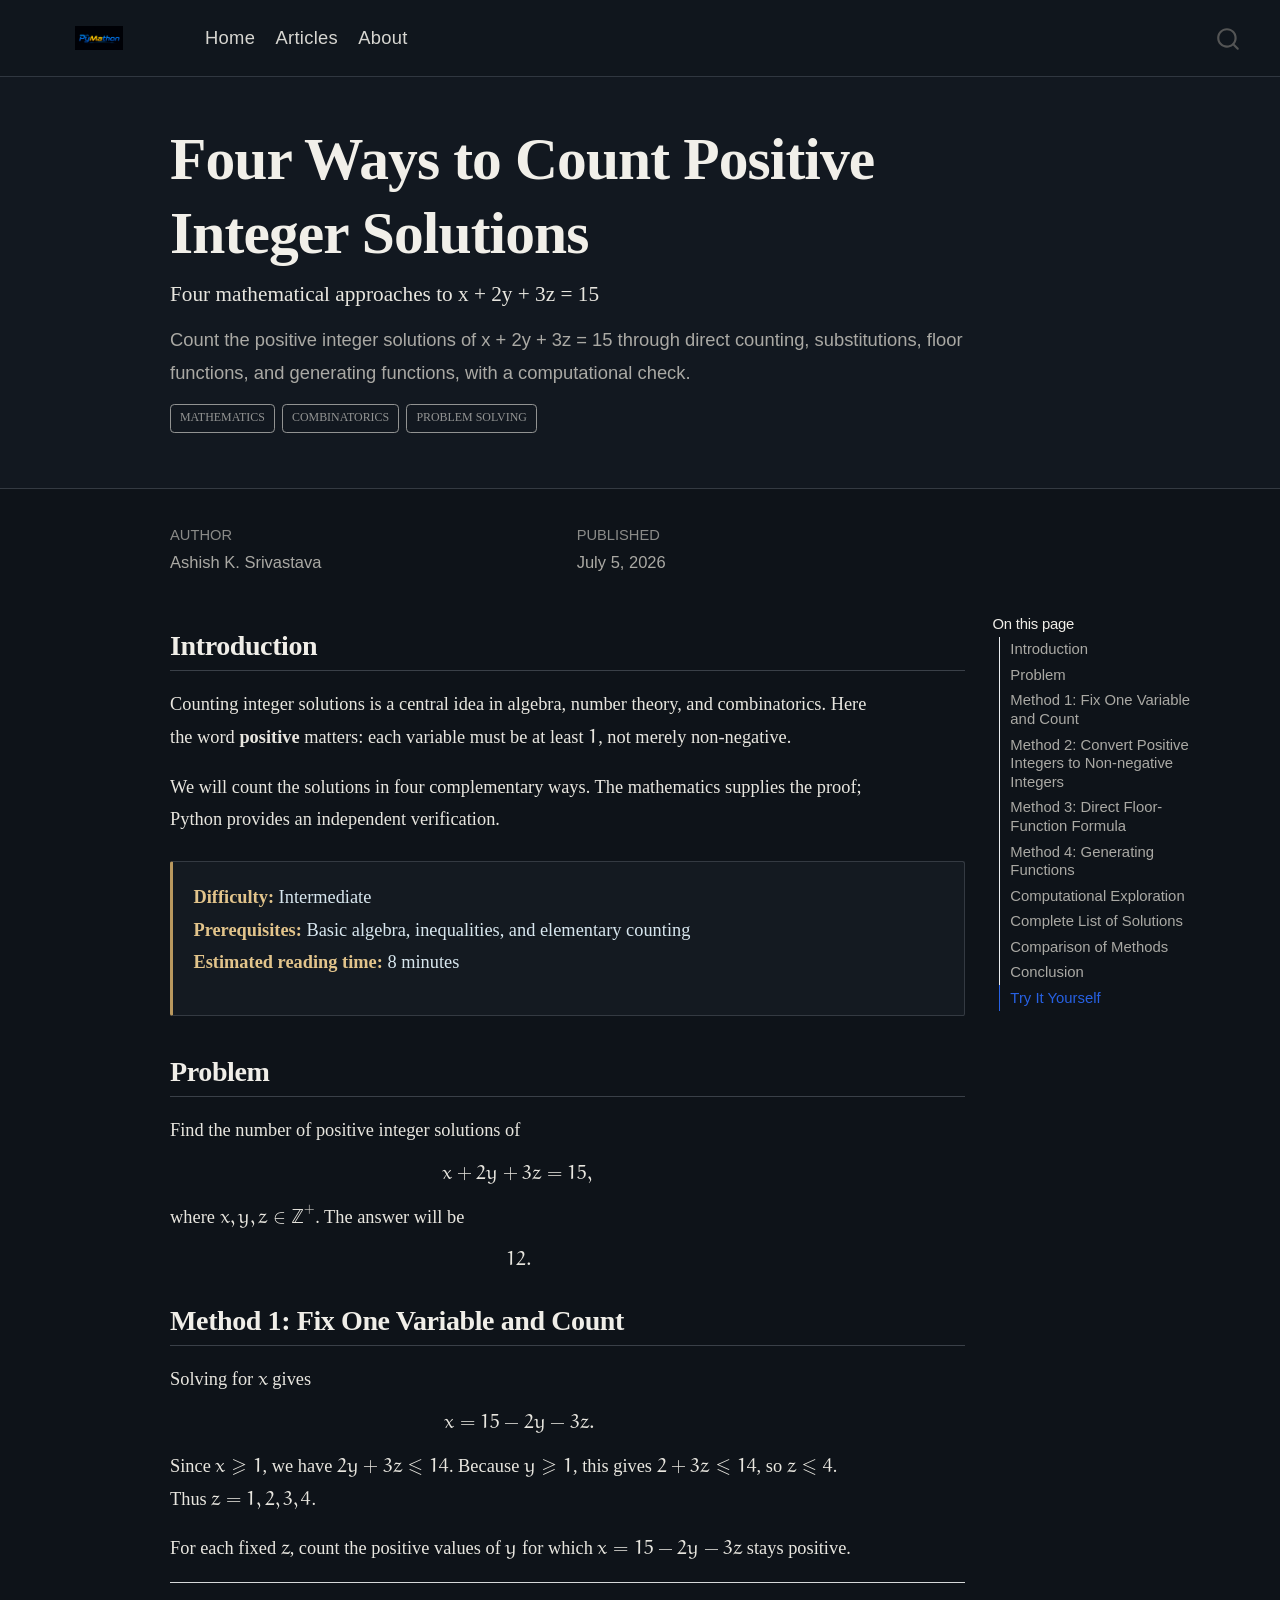
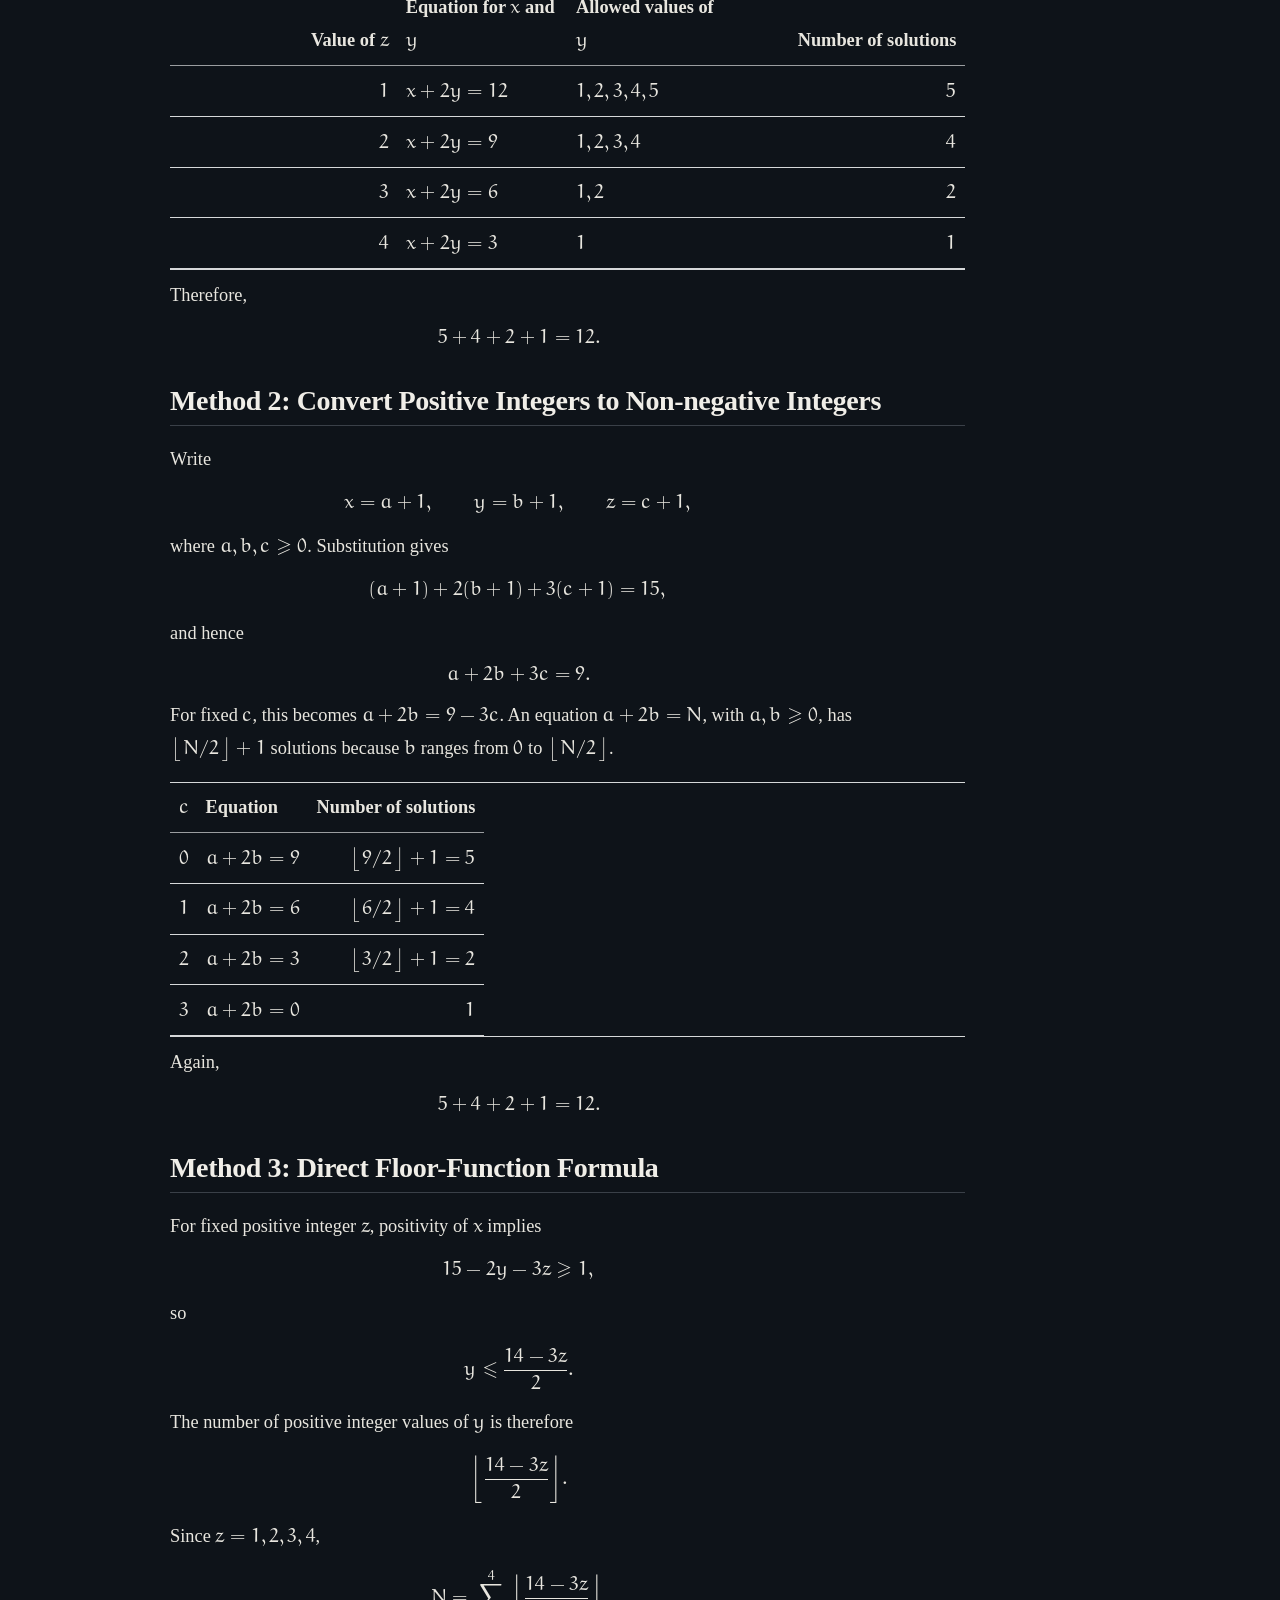
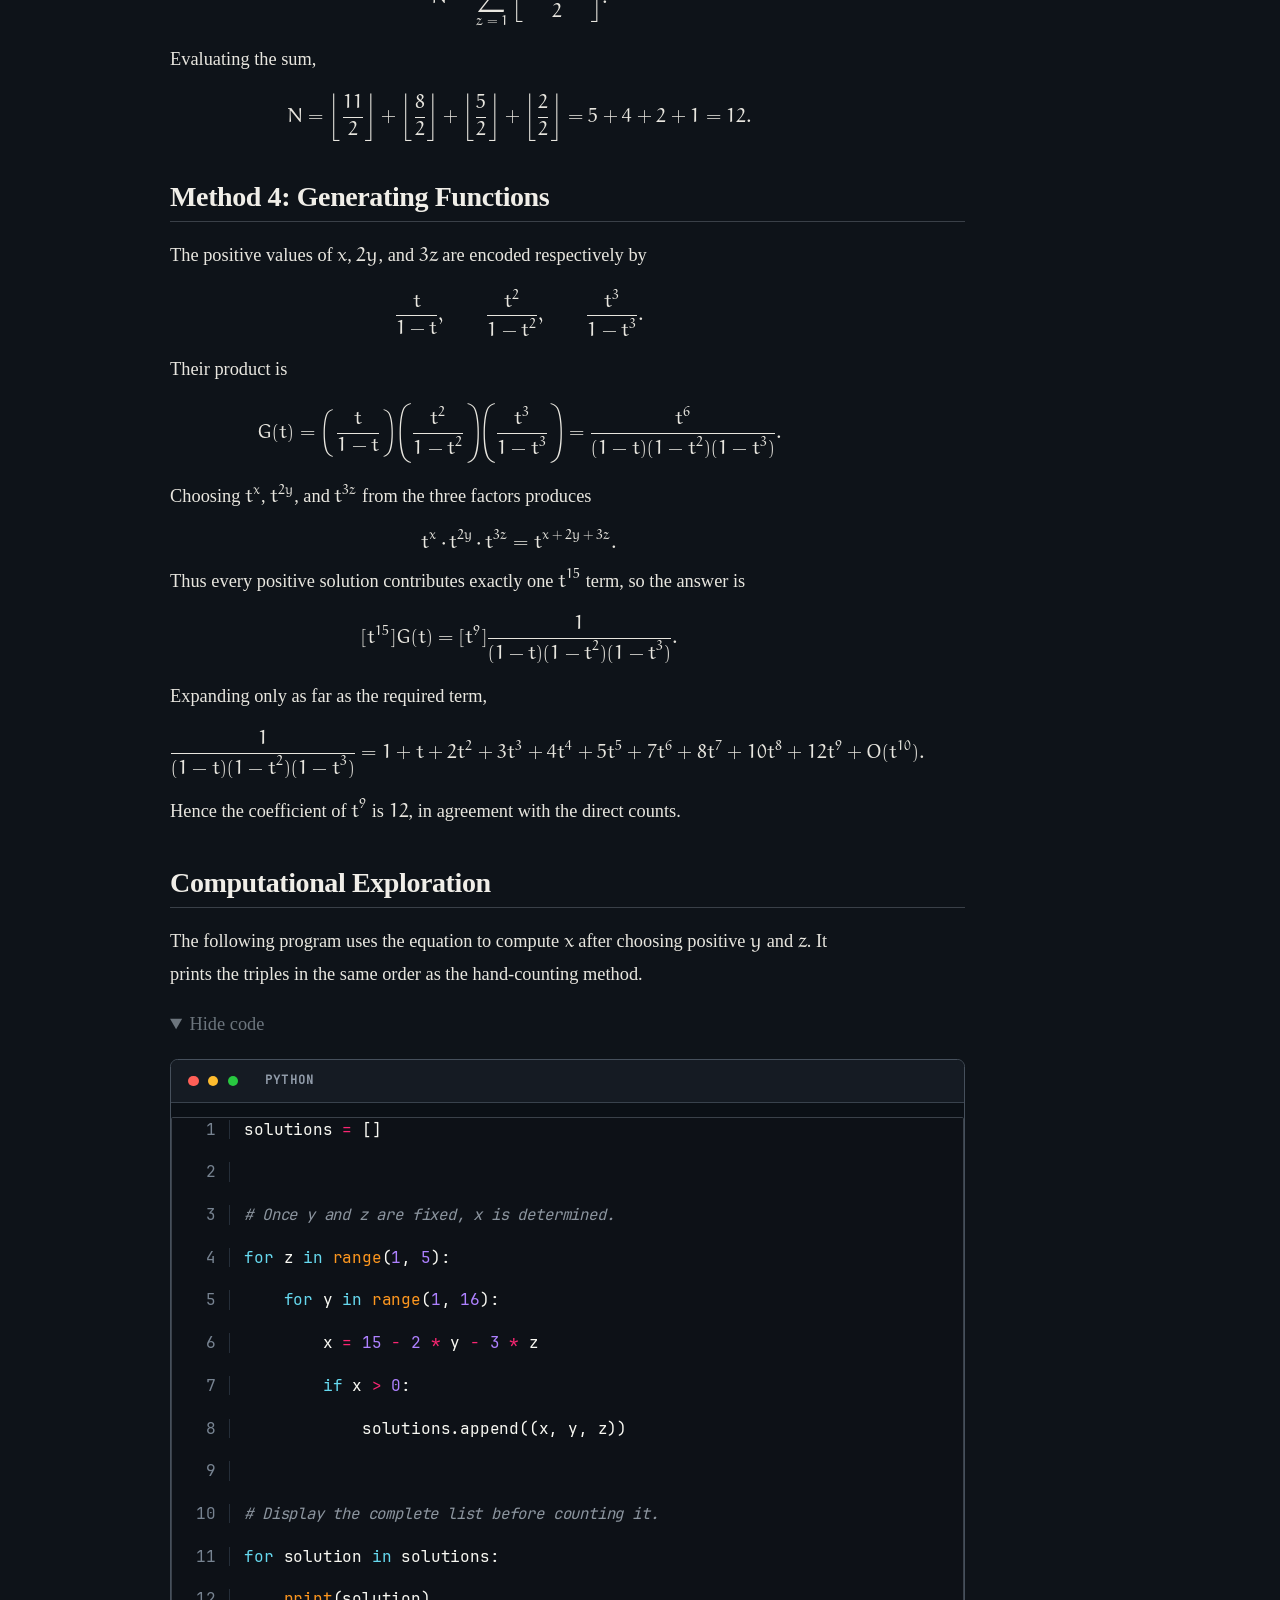
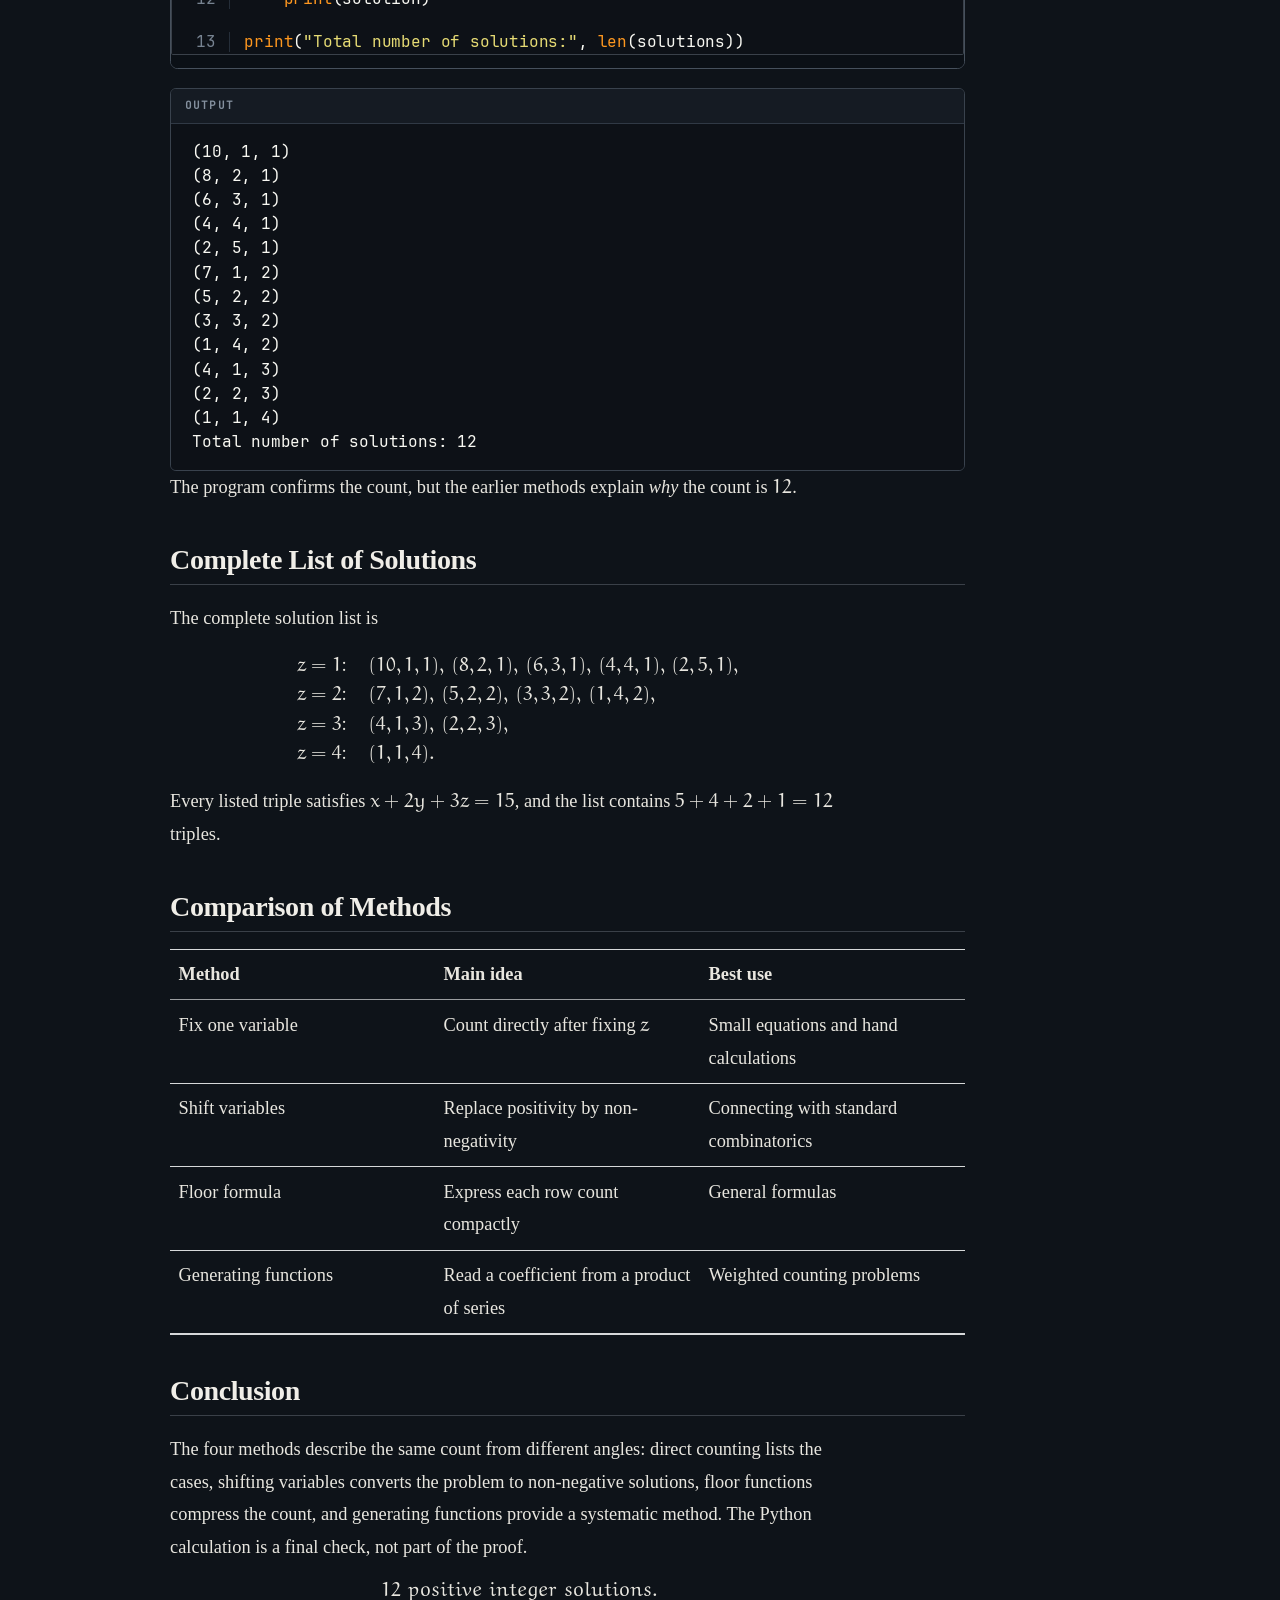
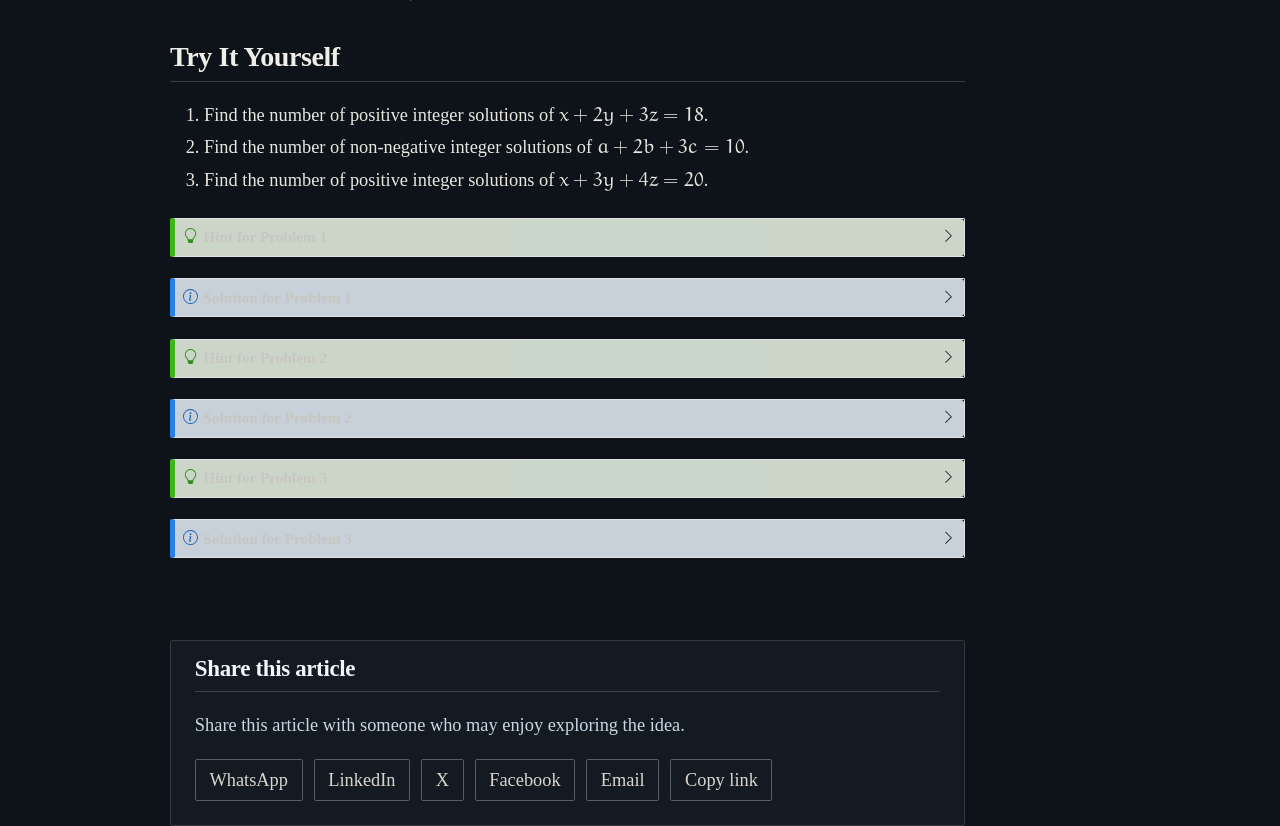
<file: docs/posts/positive-integer-solutions/index.html>
<!DOCTYPE html>
<html xmlns="http://www.w3.org/1999/xhtml" lang="en" xml:lang="en"><head>

<meta charset="utf-8">
<meta name="generator" content="quarto-1.9.38">

<meta name="viewport" content="width=device-width, initial-scale=1.0, user-scalable=yes">

<meta name="author" content="Ashish K. Srivastava">
<meta name="dcterms.date" content="2026-07-05">
<meta name="description" content="Count the positive integer solutions of x + 2y + 3z = 15 through direct counting, substitutions, floor functions, and generating functions, with a computational check.">

<title>Four Ways to Count Positive Integer Solutions – PyMathon</title>
<style>
/* Default styles provided by pandoc.
** See https://pandoc.org/MANUAL.html#variables-for-html for config info.
*/
code{white-space: pre-wrap;}
span.smallcaps{font-variant: small-caps;}
div.columns{display: flex; gap: min(4vw, 1.5em);}
div.column{flex: auto; overflow-x: auto;}
div.hanging-indent{margin-left: 1.5em; text-indent: -1.5em;}
ul.task-list{list-style: none;}
ul.task-list li input[type="checkbox"] {
  width: 0.8em;
  margin: 0 0.8em 0.2em -1em; /* quarto-specific, see https://github.com/quarto-dev/quarto-cli/issues/4556 */ 
  vertical-align: middle;
}
/* CSS for syntax highlighting */
html { -webkit-text-size-adjust: 100%; }
pre > code.sourceCode { white-space: pre; position: relative; }
pre > code.sourceCode > span { display: inline-block; line-height: 1.25; }
pre > code.sourceCode > span:empty { height: 1.2em; }
.sourceCode { overflow: visible; }
code.sourceCode > span { color: inherit; text-decoration: inherit; }
div.sourceCode { margin: 1em 0; }
pre.sourceCode { margin: 0; }
@media screen {
div.sourceCode { overflow: auto; }
}
@media print {
pre > code.sourceCode { white-space: pre-wrap; }
pre > code.sourceCode > span { text-indent: -5em; padding-left: 5em; }
}
pre.numberSource code
  { counter-reset: source-line 0; }
pre.numberSource code > span
  { position: relative; left: -4em; counter-increment: source-line; }
pre.numberSource code > span > a:first-child::before
  { content: counter(source-line);
    position: relative; left: -1em; text-align: right; vertical-align: baseline;
    border: none; display: inline-block;
    -webkit-touch-callout: none; -webkit-user-select: none;
    -khtml-user-select: none; -moz-user-select: none;
    -ms-user-select: none; user-select: none;
    padding: 0 4px; width: 4em;
  }
pre.numberSource { margin-left: 3em;  padding-left: 4px; }
div.sourceCode
  {   }
@media screen {
pre > code.sourceCode > span > a:first-child::before { text-decoration: underline; }
}
</style>


<script src="../../site_libs/quarto-nav/quarto-nav.js"></script>
<script src="../../site_libs/quarto-nav/headroom.min.js"></script>
<script src="../../site_libs/clipboard/clipboard.min.js"></script>
<script src="../../site_libs/quarto-search/autocomplete.umd.js"></script>
<script src="../../site_libs/quarto-search/fuse.min.js"></script>
<script src="../../site_libs/quarto-search/quarto-search.js"></script>
<meta name="quarto:offset" content="../../">
<script src="../../site_libs/quarto-html/quarto.js" type="module"></script>
<script src="../../site_libs/quarto-html/tabsets/tabsets.js" type="module"></script>
<script src="../../site_libs/quarto-html/popper.min.js"></script>
<script src="../../site_libs/quarto-html/tippy.umd.min.js"></script>
<script src="../../site_libs/quarto-html/anchor.min.js"></script>
<link href="../../site_libs/quarto-html/tippy.css" rel="stylesheet">
<link href="../../site_libs/quarto-html/quarto-syntax-highlighting-9de9f6925d305bcf5b7eb9351f368d06.css" rel="stylesheet" id="quarto-text-highlighting-styles">
<script src="../../site_libs/bootstrap/bootstrap.min.js"></script>
<link href="../../site_libs/bootstrap/bootstrap-icons.css" rel="stylesheet">
<link href="../../site_libs/bootstrap/bootstrap-858fa3a77d60bad26bcac1712a2fce27.min.css" rel="stylesheet" append-hash="true" id="quarto-bootstrap" data-mode="light">
<script id="quarto-search-options" type="application/json">{
  "location": "navbar",
  "copy-button": false,
  "collapse-after": 3,
  "panel-placement": "end",
  "type": "overlay",
  "limit": 50,
  "keyboard-shortcut": [
    "f",
    "/",
    "s"
  ],
  "show-item-context": false,
  "language": {
    "search-no-results-text": "No results",
    "search-matching-documents-text": "matching documents",
    "search-copy-link-title": "Copy link to search",
    "search-hide-matches-text": "Hide additional matches",
    "search-more-match-text": "more match in this document",
    "search-more-matches-text": "more matches in this document",
    "search-clear-button-title": "Clear",
    "search-text-placeholder": "",
    "search-detached-cancel-button-title": "Cancel",
    "search-submit-button-title": "Submit",
    "search-label": "Search"
  }
}</script>
<meta name="robots" content="index, follow, max-image-preview:large, max-snippet:-1, max-video-preview:-1">
<meta name="googlebot" content="index, follow, max-image-preview:large, max-snippet:-1, max-video-preview:-1">
<script type="application/ld+json">
{
  "@context": "https://schema.org",
  "@type": "WebSite",
  "name": "PyMathon",
  "url": "https://ashishmathpy.github.io/pymathon/",
  "description": "Carefully written mathematics through definitions, proofs, worked examples, problem solving, and selective computational exploration.",
  "inLanguage": "en",
  "publisher": {
    "@type": "Person",
    "name": "Ashish K. Srivastava"
  }
}
</script>


<link rel="stylesheet" href="../../styles.css">
<meta property="og:title" content="Four Ways to Count Positive Integer Solutions – PyMathon">
<meta property="og:description" content="Count the positive integer solutions of x + 2y + 3z = 15 through direct counting, substitutions, floor functions, and generating functions, with a computational check.">
<meta property="og:site_name" content="PyMathon">
<link rel="canonical" href="https://ashishmathpy.github.io/pymathon/posts/positive-integer-solutions/">
</head>

<body class="nav-fixed quarto-light">

<div id="quarto-search-results"></div>
  <header id="quarto-header" class="headroom fixed-top quarto-banner">
    <nav class="navbar navbar-expand-lg " data-bs-theme="dark">
      <div class="navbar-container container-fluid">
      <div class="navbar-brand-container mx-auto">
    <a href="../../index.html" class="navbar-brand navbar-brand-logo">
    <img src="../../image.png" alt="PyMathon logo" class="navbar-logo light-content">
    <img src="../../image.png" alt="PyMathon logo" class="navbar-logo dark-content">
    </a>
    <a class="navbar-brand" href="../../index.html">
    <span class="navbar-title">PyMathon</span>
    </a>
  </div>
            <div id="quarto-search" class="" title="Search"></div>
          <button class="navbar-toggler" type="button" data-bs-toggle="collapse" data-bs-target="#navbarCollapse" aria-controls="navbarCollapse" role="menu" aria-expanded="false" aria-label="Toggle navigation" onclick="if (window.quartoToggleHeadroom) { window.quartoToggleHeadroom(); }">
  <span class="navbar-toggler-icon"></span>
</button>
          <div class="collapse navbar-collapse" id="navbarCollapse">
            <ul class="navbar-nav navbar-nav-scroll me-auto">
  <li class="nav-item">
    <a class="nav-link" href="../../index.html"> 
<span class="menu-text">Home</span></a>
  </li>  
  <li class="nav-item">
    <a class="nav-link" href="../../index.html#latest-articles"> 
<span class="menu-text">Articles</span></a>
  </li>  
  <li class="nav-item">
    <a class="nav-link" href="../../about.html"> 
<span class="menu-text">About</span></a>
  </li>  
</ul>
          </div> <!-- /navcollapse -->
            <div class="quarto-navbar-tools">
</div>
      </div> <!-- /container-fluid -->
    </nav>
</header>
<!-- content -->
<header id="title-block-header" class="quarto-title-block default page-columns page-full">
  <div class="quarto-title-banner page-columns page-full">
    <div class="quarto-title column-body">
      <h1 class="title">Four Ways to Count Positive Integer Solutions</h1>
            <p class="subtitle lead">Four mathematical approaches to x + 2y + 3z = 15</p>
                  <div>
        <div class="description">
          Count the positive integer solutions of x + 2y + 3z = 15 through direct counting, substitutions, floor functions, and generating functions, with a computational check.
        </div>
      </div>
                          <div class="quarto-categories">
                <div class="quarto-category">Mathematics</div>
                <div class="quarto-category">Combinatorics</div>
                <div class="quarto-category">Problem Solving</div>
              </div>
                  </div>
  </div>
    
  
  <div class="quarto-title-meta">

      <div>
      <div class="quarto-title-meta-heading">Author</div>
      <div class="quarto-title-meta-contents">
               <p>Ashish K. Srivastava </p>
            </div>
    </div>
      
      <div>
      <div class="quarto-title-meta-heading">Published</div>
      <div class="quarto-title-meta-contents">
        <p class="date">July 5, 2026</p>
      </div>
    </div>
    
      
    </div>
    
  
  </header><div id="quarto-content" class="quarto-container page-columns page-rows-contents page-layout-article page-navbar">
<!-- sidebar -->
<!-- margin-sidebar -->
    <div id="quarto-margin-sidebar" class="sidebar margin-sidebar">
        <nav id="TOC" role="doc-toc" class="toc-active">
    <h2 id="toc-title">On this page</h2>
   
  <ul>
  <li><a href="#introduction" id="toc-introduction" class="nav-link active" data-scroll-target="#introduction">Introduction</a></li>
  <li><a href="#problem" id="toc-problem" class="nav-link" data-scroll-target="#problem">Problem</a></li>
  <li><a href="#method-1-fix-one-variable-and-count" id="toc-method-1-fix-one-variable-and-count" class="nav-link" data-scroll-target="#method-1-fix-one-variable-and-count">Method 1: Fix One Variable and Count</a></li>
  <li><a href="#method-2-convert-positive-integers-to-non-negative-integers" id="toc-method-2-convert-positive-integers-to-non-negative-integers" class="nav-link" data-scroll-target="#method-2-convert-positive-integers-to-non-negative-integers">Method 2: Convert Positive Integers to Non-negative Integers</a></li>
  <li><a href="#method-3-direct-floor-function-formula" id="toc-method-3-direct-floor-function-formula" class="nav-link" data-scroll-target="#method-3-direct-floor-function-formula">Method 3: Direct Floor-Function Formula</a></li>
  <li><a href="#method-4-generating-functions" id="toc-method-4-generating-functions" class="nav-link" data-scroll-target="#method-4-generating-functions">Method 4: Generating Functions</a></li>
  <li><a href="#computational-exploration" id="toc-computational-exploration" class="nav-link" data-scroll-target="#computational-exploration">Computational Exploration</a></li>
  <li><a href="#complete-list-of-solutions" id="toc-complete-list-of-solutions" class="nav-link" data-scroll-target="#complete-list-of-solutions">Complete List of Solutions</a></li>
  <li><a href="#comparison-of-methods" id="toc-comparison-of-methods" class="nav-link" data-scroll-target="#comparison-of-methods">Comparison of Methods</a></li>
  <li><a href="#conclusion" id="toc-conclusion" class="nav-link" data-scroll-target="#conclusion">Conclusion</a></li>
  <li><a href="#try-it-yourself" id="toc-try-it-yourself" class="nav-link" data-scroll-target="#try-it-yourself">Try It Yourself</a></li>
  </ul>
</nav>
    </div>
<!-- main -->
<main class="content quarto-banner-title-block" id="quarto-document-content">





<section id="introduction" class="level2">
<h2 class="anchored" data-anchor-id="introduction">Introduction</h2>
<p>Counting integer solutions is a central idea in algebra, number theory, and combinatorics. Here the word <strong>positive</strong> matters: each variable must be at least <math display="inline" xmlns="http://www.w3.org/1998/Math/MathML"><semantics><mn>1</mn><annotation encoding="application/x-tex">1</annotation></semantics></math>, not merely non-negative.</p>
<p>We will count the solutions in four complementary ways. The mathematics supplies the proof; Python provides an independent verification.</p>
<div class="article-info">
<p><strong>Difficulty:</strong> Intermediate<br> <strong>Prerequisites:</strong> Basic algebra, inequalities, and elementary counting<br> <strong>Estimated reading time:</strong> 8 minutes</p>
</div>
</section>
<section id="problem" class="level2">
<h2 class="anchored" data-anchor-id="problem">Problem</h2>
<p>Find the number of positive integer solutions of</p>
<p><math display="block" xmlns="http://www.w3.org/1998/Math/MathML"><semantics><mrow><mi>x</mi><mo>+</mo><mn>2</mn><mi>y</mi><mo>+</mo><mn>3</mn><mi>z</mi><mo>=</mo><mn>15</mn><mo>,</mo></mrow><annotation encoding="application/x-tex">
x+2y+3z=15,
</annotation></semantics></math></p>
<p>where <math display="inline" xmlns="http://www.w3.org/1998/Math/MathML"><semantics><mrow><mi>x</mi><mo>,</mo><mi>y</mi><mo>,</mo><mi>z</mi><mo>∈</mo><msup><mi>ℤ</mi><mo>+</mo></msup></mrow><annotation encoding="application/x-tex">x,y,z\in\mathbb Z^+</annotation></semantics></math>. The answer will be</p>
<p><math display="block" xmlns="http://www.w3.org/1998/Math/MathML"><semantics><mrow><menclose notation="box"><mn>12</mn></menclose><mi>.</mi></mrow><annotation encoding="application/x-tex">
\boxed{12}.
</annotation></semantics></math></p>
</section>
<section id="method-1-fix-one-variable-and-count" class="level2">
<h2 class="anchored" data-anchor-id="method-1-fix-one-variable-and-count">Method 1: Fix One Variable and Count</h2>
<p>Solving for <math display="inline" xmlns="http://www.w3.org/1998/Math/MathML"><semantics><mi>x</mi><annotation encoding="application/x-tex">x</annotation></semantics></math> gives</p>
<p><math display="block" xmlns="http://www.w3.org/1998/Math/MathML"><semantics><mrow><mi>x</mi><mo>=</mo><mn>15</mn><mo>−</mo><mn>2</mn><mi>y</mi><mo>−</mo><mn>3</mn><mi>z</mi><mi>.</mi></mrow><annotation encoding="application/x-tex">
x=15-2y-3z.
</annotation></semantics></math></p>
<p>Since <math display="inline" xmlns="http://www.w3.org/1998/Math/MathML"><semantics><mrow><mi>x</mi><mo>≥</mo><mn>1</mn></mrow><annotation encoding="application/x-tex">x\geq1</annotation></semantics></math>, we have <math display="inline" xmlns="http://www.w3.org/1998/Math/MathML"><semantics><mrow><mn>2</mn><mi>y</mi><mo>+</mo><mn>3</mn><mi>z</mi><mo>≤</mo><mn>14</mn></mrow><annotation encoding="application/x-tex">2y+3z\leq14</annotation></semantics></math>. Because <math display="inline" xmlns="http://www.w3.org/1998/Math/MathML"><semantics><mrow><mi>y</mi><mo>≥</mo><mn>1</mn></mrow><annotation encoding="application/x-tex">y\geq1</annotation></semantics></math>, this gives <math display="inline" xmlns="http://www.w3.org/1998/Math/MathML"><semantics><mrow><mn>2</mn><mo>+</mo><mn>3</mn><mi>z</mi><mo>≤</mo><mn>14</mn></mrow><annotation encoding="application/x-tex">2+3z\leq14</annotation></semantics></math>, so <math display="inline" xmlns="http://www.w3.org/1998/Math/MathML"><semantics><mrow><mi>z</mi><mo>≤</mo><mn>4</mn></mrow><annotation encoding="application/x-tex">z\leq4</annotation></semantics></math>. Thus <math display="inline" xmlns="http://www.w3.org/1998/Math/MathML"><semantics><mrow><mi>z</mi><mo>=</mo><mn>1</mn><mo>,</mo><mn>2</mn><mo>,</mo><mn>3</mn><mo>,</mo><mn>4</mn></mrow><annotation encoding="application/x-tex">z=1,2,3,4</annotation></semantics></math>.</p>
<p>For each fixed <math display="inline" xmlns="http://www.w3.org/1998/Math/MathML"><semantics><mi>z</mi><annotation encoding="application/x-tex">z</annotation></semantics></math>, count the positive values of <math display="inline" xmlns="http://www.w3.org/1998/Math/MathML"><semantics><mi>y</mi><annotation encoding="application/x-tex">y</annotation></semantics></math> for which <math display="inline" xmlns="http://www.w3.org/1998/Math/MathML"><semantics><mrow><mi>x</mi><mo>=</mo><mn>15</mn><mo>−</mo><mn>2</mn><mi>y</mi><mo>−</mo><mn>3</mn><mi>z</mi></mrow><annotation encoding="application/x-tex">x=15-2y-3z</annotation></semantics></math> stays positive.</p>
<table class="caption-top table">
<colgroup>
<col style="width: 28%">
<col style="width: 21%">
<col style="width: 21%">
<col style="width: 28%">
</colgroup>
<thead>
<tr class="header">
<th style="text-align: right;">Value of <math display="inline" xmlns="http://www.w3.org/1998/Math/MathML"><semantics><mi>z</mi><annotation encoding="application/x-tex">z</annotation></semantics></math></th>
<th>Equation for <math display="inline" xmlns="http://www.w3.org/1998/Math/MathML"><semantics><mi>x</mi><annotation encoding="application/x-tex">x</annotation></semantics></math> and <math display="inline" xmlns="http://www.w3.org/1998/Math/MathML"><semantics><mi>y</mi><annotation encoding="application/x-tex">y</annotation></semantics></math></th>
<th>Allowed values of <math display="inline" xmlns="http://www.w3.org/1998/Math/MathML"><semantics><mi>y</mi><annotation encoding="application/x-tex">y</annotation></semantics></math></th>
<th style="text-align: right;">Number of solutions</th>
</tr>
</thead>
<tbody>
<tr class="odd">
<td style="text-align: right;"><math display="inline" xmlns="http://www.w3.org/1998/Math/MathML"><semantics><mn>1</mn><annotation encoding="application/x-tex">1</annotation></semantics></math></td>
<td><math display="inline" xmlns="http://www.w3.org/1998/Math/MathML"><semantics><mrow><mi>x</mi><mo>+</mo><mn>2</mn><mi>y</mi><mo>=</mo><mn>12</mn></mrow><annotation encoding="application/x-tex">x+2y=12</annotation></semantics></math></td>
<td><math display="inline" xmlns="http://www.w3.org/1998/Math/MathML"><semantics><mrow><mn>1</mn><mo>,</mo><mn>2</mn><mo>,</mo><mn>3</mn><mo>,</mo><mn>4</mn><mo>,</mo><mn>5</mn></mrow><annotation encoding="application/x-tex">1,2,3,4,5</annotation></semantics></math></td>
<td style="text-align: right;"><math display="inline" xmlns="http://www.w3.org/1998/Math/MathML"><semantics><mn>5</mn><annotation encoding="application/x-tex">5</annotation></semantics></math></td>
</tr>
<tr class="even">
<td style="text-align: right;"><math display="inline" xmlns="http://www.w3.org/1998/Math/MathML"><semantics><mn>2</mn><annotation encoding="application/x-tex">2</annotation></semantics></math></td>
<td><math display="inline" xmlns="http://www.w3.org/1998/Math/MathML"><semantics><mrow><mi>x</mi><mo>+</mo><mn>2</mn><mi>y</mi><mo>=</mo><mn>9</mn></mrow><annotation encoding="application/x-tex">x+2y=9</annotation></semantics></math></td>
<td><math display="inline" xmlns="http://www.w3.org/1998/Math/MathML"><semantics><mrow><mn>1</mn><mo>,</mo><mn>2</mn><mo>,</mo><mn>3</mn><mo>,</mo><mn>4</mn></mrow><annotation encoding="application/x-tex">1,2,3,4</annotation></semantics></math></td>
<td style="text-align: right;"><math display="inline" xmlns="http://www.w3.org/1998/Math/MathML"><semantics><mn>4</mn><annotation encoding="application/x-tex">4</annotation></semantics></math></td>
</tr>
<tr class="odd">
<td style="text-align: right;"><math display="inline" xmlns="http://www.w3.org/1998/Math/MathML"><semantics><mn>3</mn><annotation encoding="application/x-tex">3</annotation></semantics></math></td>
<td><math display="inline" xmlns="http://www.w3.org/1998/Math/MathML"><semantics><mrow><mi>x</mi><mo>+</mo><mn>2</mn><mi>y</mi><mo>=</mo><mn>6</mn></mrow><annotation encoding="application/x-tex">x+2y=6</annotation></semantics></math></td>
<td><math display="inline" xmlns="http://www.w3.org/1998/Math/MathML"><semantics><mrow><mn>1</mn><mo>,</mo><mn>2</mn></mrow><annotation encoding="application/x-tex">1,2</annotation></semantics></math></td>
<td style="text-align: right;"><math display="inline" xmlns="http://www.w3.org/1998/Math/MathML"><semantics><mn>2</mn><annotation encoding="application/x-tex">2</annotation></semantics></math></td>
</tr>
<tr class="even">
<td style="text-align: right;"><math display="inline" xmlns="http://www.w3.org/1998/Math/MathML"><semantics><mn>4</mn><annotation encoding="application/x-tex">4</annotation></semantics></math></td>
<td><math display="inline" xmlns="http://www.w3.org/1998/Math/MathML"><semantics><mrow><mi>x</mi><mo>+</mo><mn>2</mn><mi>y</mi><mo>=</mo><mn>3</mn></mrow><annotation encoding="application/x-tex">x+2y=3</annotation></semantics></math></td>
<td><math display="inline" xmlns="http://www.w3.org/1998/Math/MathML"><semantics><mn>1</mn><annotation encoding="application/x-tex">1</annotation></semantics></math></td>
<td style="text-align: right;"><math display="inline" xmlns="http://www.w3.org/1998/Math/MathML"><semantics><mn>1</mn><annotation encoding="application/x-tex">1</annotation></semantics></math></td>
</tr>
</tbody>
</table>
<p>Therefore,</p>
<p><math display="block" xmlns="http://www.w3.org/1998/Math/MathML"><semantics><mrow><mn>5</mn><mo>+</mo><mn>4</mn><mo>+</mo><mn>2</mn><mo>+</mo><mn>1</mn><mo>=</mo><menclose notation="box"><mn>12</mn></menclose><mi>.</mi></mrow><annotation encoding="application/x-tex">
5+4+2+1=\boxed{12}.
</annotation></semantics></math></p>
</section>
<section id="method-2-convert-positive-integers-to-non-negative-integers" class="level2">
<h2 class="anchored" data-anchor-id="method-2-convert-positive-integers-to-non-negative-integers">Method 2: Convert Positive Integers to Non-negative Integers</h2>
<p>Write</p>
<p><math display="block" xmlns="http://www.w3.org/1998/Math/MathML"><semantics><mrow><mi>x</mi><mo>=</mo><mi>a</mi><mo>+</mo><mn>1</mn><mo>,</mo><mspace width="2.0em"></mspace><mi>y</mi><mo>=</mo><mi>b</mi><mo>+</mo><mn>1</mn><mo>,</mo><mspace width="2.0em"></mspace><mi>z</mi><mo>=</mo><mi>c</mi><mo>+</mo><mn>1</mn><mo>,</mo></mrow><annotation encoding="application/x-tex">
x=a+1,\qquad y=b+1,\qquad z=c+1,
</annotation></semantics></math></p>
<p>where <math display="inline" xmlns="http://www.w3.org/1998/Math/MathML"><semantics><mrow><mi>a</mi><mo>,</mo><mi>b</mi><mo>,</mo><mi>c</mi><mo>≥</mo><mn>0</mn></mrow><annotation encoding="application/x-tex">a,b,c\geq0</annotation></semantics></math>. Substitution gives</p>
<p><math display="block" xmlns="http://www.w3.org/1998/Math/MathML"><semantics><mrow><mo stretchy="false" form="prefix">(</mo><mi>a</mi><mo>+</mo><mn>1</mn><mo stretchy="false" form="postfix">)</mo><mo>+</mo><mn>2</mn><mo stretchy="false" form="prefix">(</mo><mi>b</mi><mo>+</mo><mn>1</mn><mo stretchy="false" form="postfix">)</mo><mo>+</mo><mn>3</mn><mo stretchy="false" form="prefix">(</mo><mi>c</mi><mo>+</mo><mn>1</mn><mo stretchy="false" form="postfix">)</mo><mo>=</mo><mn>15</mn><mo>,</mo></mrow><annotation encoding="application/x-tex">
(a+1)+2(b+1)+3(c+1)=15,
</annotation></semantics></math></p>
<p>and hence</p>
<p><math display="block" xmlns="http://www.w3.org/1998/Math/MathML"><semantics><mrow><mi>a</mi><mo>+</mo><mn>2</mn><mi>b</mi><mo>+</mo><mn>3</mn><mi>c</mi><mo>=</mo><mn>9</mn><mi>.</mi></mrow><annotation encoding="application/x-tex">
a+2b+3c=9.
</annotation></semantics></math></p>
<p>For fixed <math display="inline" xmlns="http://www.w3.org/1998/Math/MathML"><semantics><mi>c</mi><annotation encoding="application/x-tex">c</annotation></semantics></math>, this becomes <math display="inline" xmlns="http://www.w3.org/1998/Math/MathML"><semantics><mrow><mi>a</mi><mo>+</mo><mn>2</mn><mi>b</mi><mo>=</mo><mn>9</mn><mo>−</mo><mn>3</mn><mi>c</mi></mrow><annotation encoding="application/x-tex">a+2b=9-3c</annotation></semantics></math>. An equation <math display="inline" xmlns="http://www.w3.org/1998/Math/MathML"><semantics><mrow><mi>a</mi><mo>+</mo><mn>2</mn><mi>b</mi><mo>=</mo><mi>N</mi></mrow><annotation encoding="application/x-tex">a+2b=N</annotation></semantics></math>, with <math display="inline" xmlns="http://www.w3.org/1998/Math/MathML"><semantics><mrow><mi>a</mi><mo>,</mo><mi>b</mi><mo>≥</mo><mn>0</mn></mrow><annotation encoding="application/x-tex">a,b\geq0</annotation></semantics></math>, has <math display="inline" xmlns="http://www.w3.org/1998/Math/MathML"><semantics><mrow><mrow><mo stretchy="true" form="prefix">⌊</mo><mi>N</mi><mi>/</mi><mn>2</mn><mo stretchy="true" form="postfix">⌋</mo></mrow><mo>+</mo><mn>1</mn></mrow><annotation encoding="application/x-tex">\left\lfloor N/2\right\rfloor+1</annotation></semantics></math> solutions because <math display="inline" xmlns="http://www.w3.org/1998/Math/MathML"><semantics><mi>b</mi><annotation encoding="application/x-tex">b</annotation></semantics></math> ranges from <math display="inline" xmlns="http://www.w3.org/1998/Math/MathML"><semantics><mn>0</mn><annotation encoding="application/x-tex">0</annotation></semantics></math> to <math display="inline" xmlns="http://www.w3.org/1998/Math/MathML"><semantics><mrow><mo stretchy="true" form="prefix">⌊</mo><mi>N</mi><mi>/</mi><mn>2</mn><mo stretchy="true" form="postfix">⌋</mo></mrow><annotation encoding="application/x-tex">\left\lfloor N/2\right\rfloor</annotation></semantics></math>.</p>
<table class="caption-top table">
<thead>
<tr class="header">
<th style="text-align: right;"><math display="inline" xmlns="http://www.w3.org/1998/Math/MathML"><semantics><mi>c</mi><annotation encoding="application/x-tex">c</annotation></semantics></math></th>
<th>Equation</th>
<th style="text-align: right;">Number of solutions</th>
</tr>
</thead>
<tbody>
<tr class="odd">
<td style="text-align: right;"><math display="inline" xmlns="http://www.w3.org/1998/Math/MathML"><semantics><mn>0</mn><annotation encoding="application/x-tex">0</annotation></semantics></math></td>
<td><math display="inline" xmlns="http://www.w3.org/1998/Math/MathML"><semantics><mrow><mi>a</mi><mo>+</mo><mn>2</mn><mi>b</mi><mo>=</mo><mn>9</mn></mrow><annotation encoding="application/x-tex">a+2b=9</annotation></semantics></math></td>
<td style="text-align: right;"><math display="inline" xmlns="http://www.w3.org/1998/Math/MathML"><semantics><mrow><mrow><mo stretchy="true" form="prefix">⌊</mo><mn>9</mn><mi>/</mi><mn>2</mn><mo stretchy="true" form="postfix">⌋</mo></mrow><mo>+</mo><mn>1</mn><mo>=</mo><mn>5</mn></mrow><annotation encoding="application/x-tex">\left\lfloor9/2\right\rfloor+1=5</annotation></semantics></math></td>
</tr>
<tr class="even">
<td style="text-align: right;"><math display="inline" xmlns="http://www.w3.org/1998/Math/MathML"><semantics><mn>1</mn><annotation encoding="application/x-tex">1</annotation></semantics></math></td>
<td><math display="inline" xmlns="http://www.w3.org/1998/Math/MathML"><semantics><mrow><mi>a</mi><mo>+</mo><mn>2</mn><mi>b</mi><mo>=</mo><mn>6</mn></mrow><annotation encoding="application/x-tex">a+2b=6</annotation></semantics></math></td>
<td style="text-align: right;"><math display="inline" xmlns="http://www.w3.org/1998/Math/MathML"><semantics><mrow><mrow><mo stretchy="true" form="prefix">⌊</mo><mn>6</mn><mi>/</mi><mn>2</mn><mo stretchy="true" form="postfix">⌋</mo></mrow><mo>+</mo><mn>1</mn><mo>=</mo><mn>4</mn></mrow><annotation encoding="application/x-tex">\left\lfloor6/2\right\rfloor+1=4</annotation></semantics></math></td>
</tr>
<tr class="odd">
<td style="text-align: right;"><math display="inline" xmlns="http://www.w3.org/1998/Math/MathML"><semantics><mn>2</mn><annotation encoding="application/x-tex">2</annotation></semantics></math></td>
<td><math display="inline" xmlns="http://www.w3.org/1998/Math/MathML"><semantics><mrow><mi>a</mi><mo>+</mo><mn>2</mn><mi>b</mi><mo>=</mo><mn>3</mn></mrow><annotation encoding="application/x-tex">a+2b=3</annotation></semantics></math></td>
<td style="text-align: right;"><math display="inline" xmlns="http://www.w3.org/1998/Math/MathML"><semantics><mrow><mrow><mo stretchy="true" form="prefix">⌊</mo><mn>3</mn><mi>/</mi><mn>2</mn><mo stretchy="true" form="postfix">⌋</mo></mrow><mo>+</mo><mn>1</mn><mo>=</mo><mn>2</mn></mrow><annotation encoding="application/x-tex">\left\lfloor3/2\right\rfloor+1=2</annotation></semantics></math></td>
</tr>
<tr class="even">
<td style="text-align: right;"><math display="inline" xmlns="http://www.w3.org/1998/Math/MathML"><semantics><mn>3</mn><annotation encoding="application/x-tex">3</annotation></semantics></math></td>
<td><math display="inline" xmlns="http://www.w3.org/1998/Math/MathML"><semantics><mrow><mi>a</mi><mo>+</mo><mn>2</mn><mi>b</mi><mo>=</mo><mn>0</mn></mrow><annotation encoding="application/x-tex">a+2b=0</annotation></semantics></math></td>
<td style="text-align: right;"><math display="inline" xmlns="http://www.w3.org/1998/Math/MathML"><semantics><mn>1</mn><annotation encoding="application/x-tex">1</annotation></semantics></math></td>
</tr>
</tbody>
</table>
<p>Again,</p>
<p><math display="block" xmlns="http://www.w3.org/1998/Math/MathML"><semantics><mrow><mn>5</mn><mo>+</mo><mn>4</mn><mo>+</mo><mn>2</mn><mo>+</mo><mn>1</mn><mo>=</mo><menclose notation="box"><mn>12</mn></menclose><mi>.</mi></mrow><annotation encoding="application/x-tex">
5+4+2+1=\boxed{12}.
</annotation></semantics></math></p>
</section>
<section id="method-3-direct-floor-function-formula" class="level2">
<h2 class="anchored" data-anchor-id="method-3-direct-floor-function-formula">Method 3: Direct Floor-Function Formula</h2>
<p>For fixed positive integer <math display="inline" xmlns="http://www.w3.org/1998/Math/MathML"><semantics><mi>z</mi><annotation encoding="application/x-tex">z</annotation></semantics></math>, positivity of <math display="inline" xmlns="http://www.w3.org/1998/Math/MathML"><semantics><mi>x</mi><annotation encoding="application/x-tex">x</annotation></semantics></math> implies</p>
<p><math display="block" xmlns="http://www.w3.org/1998/Math/MathML"><semantics><mrow><mn>15</mn><mo>−</mo><mn>2</mn><mi>y</mi><mo>−</mo><mn>3</mn><mi>z</mi><mo>≥</mo><mn>1</mn><mo>,</mo></mrow><annotation encoding="application/x-tex">
15-2y-3z\geq1,
</annotation></semantics></math></p>
<p>so</p>
<p><math display="block" xmlns="http://www.w3.org/1998/Math/MathML"><semantics><mrow><mi>y</mi><mo>≤</mo><mfrac><mrow><mn>14</mn><mo>−</mo><mn>3</mn><mi>z</mi></mrow><mn>2</mn></mfrac><mi>.</mi></mrow><annotation encoding="application/x-tex">
y\leq\frac{14-3z}{2}.
</annotation></semantics></math></p>
<p>The number of positive integer values of <math display="inline" xmlns="http://www.w3.org/1998/Math/MathML"><semantics><mi>y</mi><annotation encoding="application/x-tex">y</annotation></semantics></math> is therefore</p>
<p><math display="block" xmlns="http://www.w3.org/1998/Math/MathML"><semantics><mrow><mrow><mo stretchy="true" form="prefix">⌊</mo><mfrac><mrow><mn>14</mn><mo>−</mo><mn>3</mn><mi>z</mi></mrow><mn>2</mn></mfrac><mo stretchy="true" form="postfix">⌋</mo></mrow><mi>.</mi></mrow><annotation encoding="application/x-tex">
\left\lfloor\frac{14-3z}{2}\right\rfloor.
</annotation></semantics></math></p>
<p>Since <math display="inline" xmlns="http://www.w3.org/1998/Math/MathML"><semantics><mrow><mi>z</mi><mo>=</mo><mn>1</mn><mo>,</mo><mn>2</mn><mo>,</mo><mn>3</mn><mo>,</mo><mn>4</mn></mrow><annotation encoding="application/x-tex">z=1,2,3,4</annotation></semantics></math>,</p>
<p><math display="block" xmlns="http://www.w3.org/1998/Math/MathML"><semantics><mrow><mi>N</mi><mo>=</mo><munderover><mo>∑</mo><mrow><mi>z</mi><mo>=</mo><mn>1</mn></mrow><mn>4</mn></munderover><mrow><mo stretchy="true" form="prefix">⌊</mo><mfrac><mrow><mn>14</mn><mo>−</mo><mn>3</mn><mi>z</mi></mrow><mn>2</mn></mfrac><mo stretchy="true" form="postfix">⌋</mo></mrow><mi>.</mi></mrow><annotation encoding="application/x-tex">
N=\sum_{z=1}^{4}\left\lfloor\frac{14-3z}{2}\right\rfloor.
</annotation></semantics></math></p>
<p>Evaluating the sum,</p>
<p><math display="block" xmlns="http://www.w3.org/1998/Math/MathML"><semantics><mrow><mi>N</mi><mo>=</mo><mrow><mo stretchy="true" form="prefix">⌊</mo><mfrac><mn>11</mn><mn>2</mn></mfrac><mo stretchy="true" form="postfix">⌋</mo></mrow><mo>+</mo><mrow><mo stretchy="true" form="prefix">⌊</mo><mfrac><mn>8</mn><mn>2</mn></mfrac><mo stretchy="true" form="postfix">⌋</mo></mrow><mo>+</mo><mrow><mo stretchy="true" form="prefix">⌊</mo><mfrac><mn>5</mn><mn>2</mn></mfrac><mo stretchy="true" form="postfix">⌋</mo></mrow><mo>+</mo><mrow><mo stretchy="true" form="prefix">⌊</mo><mfrac><mn>2</mn><mn>2</mn></mfrac><mo stretchy="true" form="postfix">⌋</mo></mrow><mo>=</mo><mn>5</mn><mo>+</mo><mn>4</mn><mo>+</mo><mn>2</mn><mo>+</mo><mn>1</mn><mo>=</mo><menclose notation="box"><mn>12</mn></menclose><mi>.</mi></mrow><annotation encoding="application/x-tex">
N=
\left\lfloor\frac{11}{2}\right\rfloor+
\left\lfloor\frac{8}{2}\right\rfloor+
\left\lfloor\frac{5}{2}\right\rfloor+
\left\lfloor\frac{2}{2}\right\rfloor
=5+4+2+1=\boxed{12}.
</annotation></semantics></math></p>
</section>
<section id="method-4-generating-functions" class="level2">
<h2 class="anchored" data-anchor-id="method-4-generating-functions">Method 4: Generating Functions</h2>
<p>The positive values of <math display="inline" xmlns="http://www.w3.org/1998/Math/MathML"><semantics><mi>x</mi><annotation encoding="application/x-tex">x</annotation></semantics></math>, <math display="inline" xmlns="http://www.w3.org/1998/Math/MathML"><semantics><mrow><mn>2</mn><mi>y</mi></mrow><annotation encoding="application/x-tex">2y</annotation></semantics></math>, and <math display="inline" xmlns="http://www.w3.org/1998/Math/MathML"><semantics><mrow><mn>3</mn><mi>z</mi></mrow><annotation encoding="application/x-tex">3z</annotation></semantics></math> are encoded respectively by</p>
<p><math display="block" xmlns="http://www.w3.org/1998/Math/MathML"><semantics><mrow><mfrac><mi>t</mi><mrow><mn>1</mn><mo>−</mo><mi>t</mi></mrow></mfrac><mo>,</mo><mspace width="2.0em"></mspace><mfrac><msup><mi>t</mi><mn>2</mn></msup><mrow><mn>1</mn><mo>−</mo><msup><mi>t</mi><mn>2</mn></msup></mrow></mfrac><mo>,</mo><mspace width="2.0em"></mspace><mfrac><msup><mi>t</mi><mn>3</mn></msup><mrow><mn>1</mn><mo>−</mo><msup><mi>t</mi><mn>3</mn></msup></mrow></mfrac><mi>.</mi></mrow><annotation encoding="application/x-tex">
\frac{t}{1-t},\qquad
\frac{t^2}{1-t^2},\qquad
\frac{t^3}{1-t^3}.
</annotation></semantics></math></p>
<p>Their product is</p>
<p><math display="block" xmlns="http://www.w3.org/1998/Math/MathML"><semantics><mrow><mi>G</mi><mo stretchy="false" form="prefix">(</mo><mi>t</mi><mo stretchy="false" form="postfix">)</mo><mo>=</mo><mrow><mo stretchy="true" form="prefix">(</mo><mfrac><mi>t</mi><mrow><mn>1</mn><mo>−</mo><mi>t</mi></mrow></mfrac><mo stretchy="true" form="postfix">)</mo></mrow><mrow><mo stretchy="true" form="prefix">(</mo><mfrac><msup><mi>t</mi><mn>2</mn></msup><mrow><mn>1</mn><mo>−</mo><msup><mi>t</mi><mn>2</mn></msup></mrow></mfrac><mo stretchy="true" form="postfix">)</mo></mrow><mrow><mo stretchy="true" form="prefix">(</mo><mfrac><msup><mi>t</mi><mn>3</mn></msup><mrow><mn>1</mn><mo>−</mo><msup><mi>t</mi><mn>3</mn></msup></mrow></mfrac><mo stretchy="true" form="postfix">)</mo></mrow><mo>=</mo><mfrac><msup><mi>t</mi><mn>6</mn></msup><mrow><mo stretchy="false" form="prefix">(</mo><mn>1</mn><mo>−</mo><mi>t</mi><mo stretchy="false" form="postfix">)</mo><mo stretchy="false" form="prefix">(</mo><mn>1</mn><mo>−</mo><msup><mi>t</mi><mn>2</mn></msup><mo stretchy="false" form="postfix">)</mo><mo stretchy="false" form="prefix">(</mo><mn>1</mn><mo>−</mo><msup><mi>t</mi><mn>3</mn></msup><mo stretchy="false" form="postfix">)</mo></mrow></mfrac><mi>.</mi></mrow><annotation encoding="application/x-tex">
G(t)=
\left(\frac{t}{1-t}\right)
\left(\frac{t^2}{1-t^2}\right)
\left(\frac{t^3}{1-t^3}\right)
=\frac{t^6}{(1-t)(1-t^2)(1-t^3)}.
</annotation></semantics></math></p>
<p>Choosing <math display="inline" xmlns="http://www.w3.org/1998/Math/MathML"><semantics><msup><mi>t</mi><mi>x</mi></msup><annotation encoding="application/x-tex">t^x</annotation></semantics></math>, <math display="inline" xmlns="http://www.w3.org/1998/Math/MathML"><semantics><msup><mi>t</mi><mrow><mn>2</mn><mi>y</mi></mrow></msup><annotation encoding="application/x-tex">t^{2y}</annotation></semantics></math>, and <math display="inline" xmlns="http://www.w3.org/1998/Math/MathML"><semantics><msup><mi>t</mi><mrow><mn>3</mn><mi>z</mi></mrow></msup><annotation encoding="application/x-tex">t^{3z}</annotation></semantics></math> from the three factors produces</p>
<p><math display="block" xmlns="http://www.w3.org/1998/Math/MathML"><semantics><mrow><msup><mi>t</mi><mi>x</mi></msup><mo>⋅</mo><msup><mi>t</mi><mrow><mn>2</mn><mi>y</mi></mrow></msup><mo>⋅</mo><msup><mi>t</mi><mrow><mn>3</mn><mi>z</mi></mrow></msup><mo>=</mo><msup><mi>t</mi><mrow><mi>x</mi><mo>+</mo><mn>2</mn><mi>y</mi><mo>+</mo><mn>3</mn><mi>z</mi></mrow></msup><mi>.</mi></mrow><annotation encoding="application/x-tex">
t^x\cdot t^{2y}\cdot t^{3z}=t^{x+2y+3z}.
</annotation></semantics></math></p>
<p>Thus every positive solution contributes exactly one <math display="inline" xmlns="http://www.w3.org/1998/Math/MathML"><semantics><msup><mi>t</mi><mn>15</mn></msup><annotation encoding="application/x-tex">t^{15}</annotation></semantics></math> term, so the answer is</p>
<p><math display="block" xmlns="http://www.w3.org/1998/Math/MathML"><semantics><mrow><mo stretchy="false" form="prefix">[</mo><msup><mi>t</mi><mn>15</mn></msup><mo stretchy="false" form="postfix">]</mo><mi>G</mi><mo stretchy="false" form="prefix">(</mo><mi>t</mi><mo stretchy="false" form="postfix">)</mo><mo>=</mo><mo stretchy="false" form="prefix">[</mo><msup><mi>t</mi><mn>9</mn></msup><mo stretchy="false" form="postfix">]</mo><mfrac><mn>1</mn><mrow><mo stretchy="false" form="prefix">(</mo><mn>1</mn><mo>−</mo><mi>t</mi><mo stretchy="false" form="postfix">)</mo><mo stretchy="false" form="prefix">(</mo><mn>1</mn><mo>−</mo><msup><mi>t</mi><mn>2</mn></msup><mo stretchy="false" form="postfix">)</mo><mo stretchy="false" form="prefix">(</mo><mn>1</mn><mo>−</mo><msup><mi>t</mi><mn>3</mn></msup><mo stretchy="false" form="postfix">)</mo></mrow></mfrac><mi>.</mi></mrow><annotation encoding="application/x-tex">
[t^{15}]G(t)
=[t^9]\frac{1}{(1-t)(1-t^2)(1-t^3)}.
</annotation></semantics></math></p>
<p>Expanding only as far as the required term,</p>
<p><math display="block" xmlns="http://www.w3.org/1998/Math/MathML"><semantics><mrow><mfrac><mn>1</mn><mrow><mo stretchy="false" form="prefix">(</mo><mn>1</mn><mo>−</mo><mi>t</mi><mo stretchy="false" form="postfix">)</mo><mo stretchy="false" form="prefix">(</mo><mn>1</mn><mo>−</mo><msup><mi>t</mi><mn>2</mn></msup><mo stretchy="false" form="postfix">)</mo><mo stretchy="false" form="prefix">(</mo><mn>1</mn><mo>−</mo><msup><mi>t</mi><mn>3</mn></msup><mo stretchy="false" form="postfix">)</mo></mrow></mfrac><mo>=</mo><mn>1</mn><mo>+</mo><mi>t</mi><mo>+</mo><mn>2</mn><msup><mi>t</mi><mn>2</mn></msup><mo>+</mo><mn>3</mn><msup><mi>t</mi><mn>3</mn></msup><mo>+</mo><mn>4</mn><msup><mi>t</mi><mn>4</mn></msup><mo>+</mo><mn>5</mn><msup><mi>t</mi><mn>5</mn></msup><mo>+</mo><mn>7</mn><msup><mi>t</mi><mn>6</mn></msup><mo>+</mo><mn>8</mn><msup><mi>t</mi><mn>7</mn></msup><mo>+</mo><mn>10</mn><msup><mi>t</mi><mn>8</mn></msup><mo>+</mo><mn>12</mn><msup><mi>t</mi><mn>9</mn></msup><mo>+</mo><mi>O</mi><mo stretchy="false" form="prefix">(</mo><msup><mi>t</mi><mn>10</mn></msup><mo stretchy="false" form="postfix">)</mo><mi>.</mi></mrow><annotation encoding="application/x-tex">
\frac{1}{(1-t)(1-t^2)(1-t^3)}
=1+t+2t^2+3t^3+4t^4+5t^5+7t^6
+8t^7+10t^8+12t^9+O(t^{10}).
</annotation></semantics></math></p>
<p>Hence the coefficient of <math display="inline" xmlns="http://www.w3.org/1998/Math/MathML"><semantics><msup><mi>t</mi><mn>9</mn></msup><annotation encoding="application/x-tex">t^9</annotation></semantics></math> is <math display="inline" xmlns="http://www.w3.org/1998/Math/MathML"><semantics><mn>12</mn><annotation encoding="application/x-tex">12</annotation></semantics></math>, in agreement with the direct counts.</p>
</section>
<section id="computational-exploration" class="level2">
<h2 class="anchored" data-anchor-id="computational-exploration">Computational Exploration</h2>
<p>The following program uses the equation to compute <math display="inline" xmlns="http://www.w3.org/1998/Math/MathML"><semantics><mi>x</mi><annotation encoding="application/x-tex">x</annotation></semantics></math> after choosing positive <math display="inline" xmlns="http://www.w3.org/1998/Math/MathML"><semantics><mi>y</mi><annotation encoding="application/x-tex">y</annotation></semantics></math> and <math display="inline" xmlns="http://www.w3.org/1998/Math/MathML"><semantics><mi>z</mi><annotation encoding="application/x-tex">z</annotation></semantics></math>. It prints the triples in the same order as the hand-counting method.</p>
<div id="a3c6027b" class="cell" data-execution_count="1">
<details open="" class="code-fold">
<summary>Hide code</summary>
<div class="code-copy-outer-scaffold"><div class="sourceCode cell-code" id="cb1"><pre class="sourceCode numberSource python number-lines code-with-copy"><code class="sourceCode python"><span id="cb1-1"><a href="#cb1-1"></a>solutions <span class="op">=</span> []</span>
<span id="cb1-2"><a href="#cb1-2"></a></span>
<span id="cb1-3"><a href="#cb1-3"></a><span class="co"># Once y and z are fixed, x is determined.</span></span>
<span id="cb1-4"><a href="#cb1-4"></a><span class="cf">for</span> z <span class="kw">in</span> <span class="bu">range</span>(<span class="dv">1</span>, <span class="dv">5</span>):</span>
<span id="cb1-5"><a href="#cb1-5"></a>    <span class="cf">for</span> y <span class="kw">in</span> <span class="bu">range</span>(<span class="dv">1</span>, <span class="dv">16</span>):</span>
<span id="cb1-6"><a href="#cb1-6"></a>        x <span class="op">=</span> <span class="dv">15</span> <span class="op">-</span> <span class="dv">2</span> <span class="op">*</span> y <span class="op">-</span> <span class="dv">3</span> <span class="op">*</span> z</span>
<span id="cb1-7"><a href="#cb1-7"></a>        <span class="cf">if</span> x <span class="op">&gt;</span> <span class="dv">0</span>:</span>
<span id="cb1-8"><a href="#cb1-8"></a>            solutions.append((x, y, z))</span>
<span id="cb1-9"><a href="#cb1-9"></a></span>
<span id="cb1-10"><a href="#cb1-10"></a><span class="co"># Display the complete list before counting it.</span></span>
<span id="cb1-11"><a href="#cb1-11"></a><span class="cf">for</span> solution <span class="kw">in</span> solutions:</span>
<span id="cb1-12"><a href="#cb1-12"></a>    <span class="bu">print</span>(solution)</span>
<span id="cb1-13"><a href="#cb1-13"></a><span class="bu">print</span>(<span class="st">"Total number of solutions:"</span>, <span class="bu">len</span>(solutions))</span></code></pre></div><button title="Copy to Clipboard" class="code-copy-button"><i class="bi"></i></button></div>
</details>
<div class="cell-output cell-output-stdout">
<pre><code>(10, 1, 1)
(8, 2, 1)
(6, 3, 1)
(4, 4, 1)
(2, 5, 1)
(7, 1, 2)
(5, 2, 2)
(3, 3, 2)
(1, 4, 2)
(4, 1, 3)
(2, 2, 3)
(1, 1, 4)
Total number of solutions: 12</code></pre>
</div>
</div>
<p>The program confirms the count, but the earlier methods explain <em>why</em> the count is <math display="inline" xmlns="http://www.w3.org/1998/Math/MathML"><semantics><mn>12</mn><annotation encoding="application/x-tex">12</annotation></semantics></math>.</p>
</section>
<section id="complete-list-of-solutions" class="level2">
<h2 class="anchored" data-anchor-id="complete-list-of-solutions">Complete List of Solutions</h2>
<p>The complete solution list is</p>
<p><math display="block" xmlns="http://www.w3.org/1998/Math/MathML"><semantics><mtable><mtr><mtd columnalign="right" style="text-align: right; padding-right: 0"><mi>z</mi><mo>=</mo><mn>1</mn><mo>:</mo></mtd><mtd columnalign="left" style="text-align: left; padding-left: 0"><mspace width="1.0em"></mspace><mo stretchy="false" form="prefix">(</mo><mn>10</mn><mo>,</mo><mn>1</mn><mo>,</mo><mn>1</mn><mo stretchy="false" form="postfix">)</mo><mo>,</mo><mspace width="0.222em"></mspace><mo stretchy="false" form="prefix">(</mo><mn>8</mn><mo>,</mo><mn>2</mn><mo>,</mo><mn>1</mn><mo stretchy="false" form="postfix">)</mo><mo>,</mo><mspace width="0.222em"></mspace><mo stretchy="false" form="prefix">(</mo><mn>6</mn><mo>,</mo><mn>3</mn><mo>,</mo><mn>1</mn><mo stretchy="false" form="postfix">)</mo><mo>,</mo><mspace width="0.222em"></mspace><mo stretchy="false" form="prefix">(</mo><mn>4</mn><mo>,</mo><mn>4</mn><mo>,</mo><mn>1</mn><mo stretchy="false" form="postfix">)</mo><mo>,</mo><mspace width="0.222em"></mspace><mo stretchy="false" form="prefix">(</mo><mn>2</mn><mo>,</mo><mn>5</mn><mo>,</mo><mn>1</mn><mo stretchy="false" form="postfix">)</mo><mo>,</mo></mtd></mtr><mtr><mtd columnalign="right" style="text-align: right; padding-right: 0"><mi>z</mi><mo>=</mo><mn>2</mn><mo>:</mo></mtd><mtd columnalign="left" style="text-align: left; padding-left: 0"><mspace width="1.0em"></mspace><mo stretchy="false" form="prefix">(</mo><mn>7</mn><mo>,</mo><mn>1</mn><mo>,</mo><mn>2</mn><mo stretchy="false" form="postfix">)</mo><mo>,</mo><mspace width="0.222em"></mspace><mo stretchy="false" form="prefix">(</mo><mn>5</mn><mo>,</mo><mn>2</mn><mo>,</mo><mn>2</mn><mo stretchy="false" form="postfix">)</mo><mo>,</mo><mspace width="0.222em"></mspace><mo stretchy="false" form="prefix">(</mo><mn>3</mn><mo>,</mo><mn>3</mn><mo>,</mo><mn>2</mn><mo stretchy="false" form="postfix">)</mo><mo>,</mo><mspace width="0.222em"></mspace><mo stretchy="false" form="prefix">(</mo><mn>1</mn><mo>,</mo><mn>4</mn><mo>,</mo><mn>2</mn><mo stretchy="false" form="postfix">)</mo><mo>,</mo></mtd></mtr><mtr><mtd columnalign="right" style="text-align: right; padding-right: 0"><mi>z</mi><mo>=</mo><mn>3</mn><mo>:</mo></mtd><mtd columnalign="left" style="text-align: left; padding-left: 0"><mspace width="1.0em"></mspace><mo stretchy="false" form="prefix">(</mo><mn>4</mn><mo>,</mo><mn>1</mn><mo>,</mo><mn>3</mn><mo stretchy="false" form="postfix">)</mo><mo>,</mo><mspace width="0.222em"></mspace><mo stretchy="false" form="prefix">(</mo><mn>2</mn><mo>,</mo><mn>2</mn><mo>,</mo><mn>3</mn><mo stretchy="false" form="postfix">)</mo><mo>,</mo></mtd></mtr><mtr><mtd columnalign="right" style="text-align: right; padding-right: 0"><mi>z</mi><mo>=</mo><mn>4</mn><mo>:</mo></mtd><mtd columnalign="left" style="text-align: left; padding-left: 0"><mspace width="1.0em"></mspace><mo stretchy="false" form="prefix">(</mo><mn>1</mn><mo>,</mo><mn>1</mn><mo>,</mo><mn>4</mn><mo stretchy="false" form="postfix">)</mo><mi>.</mi></mtd></mtr></mtable><annotation encoding="application/x-tex">
\begin{aligned}
z=1:&amp;\quad (10,1,1),\ (8,2,1),\ (6,3,1),\ (4,4,1),\ (2,5,1),\\
z=2:&amp;\quad (7,1,2),\ (5,2,2),\ (3,3,2),\ (1,4,2),\\
z=3:&amp;\quad (4,1,3),\ (2,2,3),\\
z=4:&amp;\quad (1,1,4).
\end{aligned}
</annotation></semantics></math></p>
<p>Every listed triple satisfies <math display="inline" xmlns="http://www.w3.org/1998/Math/MathML"><semantics><mrow><mi>x</mi><mo>+</mo><mn>2</mn><mi>y</mi><mo>+</mo><mn>3</mn><mi>z</mi><mo>=</mo><mn>15</mn></mrow><annotation encoding="application/x-tex">x+2y+3z=15</annotation></semantics></math>, and the list contains <math display="inline" xmlns="http://www.w3.org/1998/Math/MathML"><semantics><mrow><mn>5</mn><mo>+</mo><mn>4</mn><mo>+</mo><mn>2</mn><mo>+</mo><mn>1</mn><mo>=</mo><mn>12</mn></mrow><annotation encoding="application/x-tex">5+4+2+1=12</annotation></semantics></math> triples.</p>
</section>
<section id="comparison-of-methods" class="level2">
<h2 class="anchored" data-anchor-id="comparison-of-methods">Comparison of Methods</h2>
<table class="caption-top table">
<colgroup>
<col style="width: 33%">
<col style="width: 33%">
<col style="width: 33%">
</colgroup>
<thead>
<tr class="header">
<th>Method</th>
<th>Main idea</th>
<th>Best use</th>
</tr>
</thead>
<tbody>
<tr class="odd">
<td>Fix one variable</td>
<td>Count directly after fixing <math display="inline" xmlns="http://www.w3.org/1998/Math/MathML"><semantics><mi>z</mi><annotation encoding="application/x-tex">z</annotation></semantics></math></td>
<td>Small equations and hand calculations</td>
</tr>
<tr class="even">
<td>Shift variables</td>
<td>Replace positivity by non-negativity</td>
<td>Connecting with standard combinatorics</td>
</tr>
<tr class="odd">
<td>Floor formula</td>
<td>Express each row count compactly</td>
<td>General formulas</td>
</tr>
<tr class="even">
<td>Generating functions</td>
<td>Read a coefficient from a product of series</td>
<td>Weighted counting problems</td>
</tr>
</tbody>
</table>
</section>
<section id="conclusion" class="level2">
<h2 class="anchored" data-anchor-id="conclusion">Conclusion</h2>
<p>The four methods describe the same count from different angles: direct counting lists the cases, shifting variables converts the problem to non-negative solutions, floor functions compress the count, and generating functions provide a systematic method. The Python calculation is a final check, not part of the proof.</p>
<p><math display="block" xmlns="http://www.w3.org/1998/Math/MathML"><semantics><mrow><menclose notation="box"><mrow><mn>12</mn><mrow><mspace width="0.333em"></mspace><mtext mathvariant="normal"> positive integer solutions</mtext></mrow></mrow></menclose><mi>.</mi></mrow><annotation encoding="application/x-tex">
\boxed{12\text{ positive integer solutions}}.
</annotation></semantics></math></p>
</section>
<section id="try-it-yourself" class="level2">
<h2 class="anchored" data-anchor-id="try-it-yourself">Try It Yourself</h2>
<ol type="1">
<li>Find the number of positive integer solutions of <math display="inline" xmlns="http://www.w3.org/1998/Math/MathML"><semantics><mrow><mi>x</mi><mo>+</mo><mn>2</mn><mi>y</mi><mo>+</mo><mn>3</mn><mi>z</mi><mo>=</mo><mn>18</mn></mrow><annotation encoding="application/x-tex">x+2y+3z=18</annotation></semantics></math>.</li>
<li>Find the number of non-negative integer solutions of <math display="inline" xmlns="http://www.w3.org/1998/Math/MathML"><semantics><mrow><mi>a</mi><mo>+</mo><mn>2</mn><mi>b</mi><mo>+</mo><mn>3</mn><mi>c</mi><mo>=</mo><mn>10</mn></mrow><annotation encoding="application/x-tex">a+2b+3c=10</annotation></semantics></math>.</li>
<li>Find the number of positive integer solutions of <math display="inline" xmlns="http://www.w3.org/1998/Math/MathML"><semantics><mrow><mi>x</mi><mo>+</mo><mn>3</mn><mi>y</mi><mo>+</mo><mn>4</mn><mi>z</mi><mo>=</mo><mn>20</mn></mrow><annotation encoding="application/x-tex">x+3y+4z=20</annotation></semantics></math>.</li>
</ol>
<div class="callout callout-style-default callout-tip callout-titled">
<div class="callout-header d-flex align-content-center collapsed" data-bs-toggle="collapse" data-bs-target=".callout-1-contents" aria-controls="callout-1" aria-expanded="false" aria-label="Toggle callout">
<div class="callout-icon-container">
<i class="callout-icon"></i>
</div>
<div class="callout-title-container flex-fill">
<span class="screen-reader-only">Tip</span>Hint for Problem 1
</div>
<div class="callout-btn-toggle d-inline-block border-0 py-1 ps-1 pe-0 float-end"><i class="callout-toggle"></i></div>
</div>
<div id="callout-1" class="callout-1-contents callout-collapse collapse">
<div class="callout-body-container callout-body">
<p>Fix <math display="inline" xmlns="http://www.w3.org/1998/Math/MathML"><semantics><mi>z</mi><annotation encoding="application/x-tex">z</annotation></semantics></math> first. For each allowed value of <math display="inline" xmlns="http://www.w3.org/1998/Math/MathML"><semantics><mi>z</mi><annotation encoding="application/x-tex">z</annotation></semantics></math>, count the positive values of <math display="inline" xmlns="http://www.w3.org/1998/Math/MathML"><semantics><mi>y</mi><annotation encoding="application/x-tex">y</annotation></semantics></math> that keep <math display="inline" xmlns="http://www.w3.org/1998/Math/MathML"><semantics><mrow><mi>x</mi><mo>=</mo><mn>18</mn><mo>−</mo><mn>2</mn><mi>y</mi><mo>−</mo><mn>3</mn><mi>z</mi></mrow><annotation encoding="application/x-tex">x=18-2y-3z</annotation></semantics></math> positive.</p>
</div>
</div>
</div>
<div class="callout callout-style-default callout-note callout-titled">
<div class="callout-header d-flex align-content-center collapsed" data-bs-toggle="collapse" data-bs-target=".callout-2-contents" aria-controls="callout-2" aria-expanded="false" aria-label="Toggle callout">
<div class="callout-icon-container">
<i class="callout-icon"></i>
</div>
<div class="callout-title-container flex-fill">
<span class="screen-reader-only">Note</span>Solution for Problem 1
</div>
<div class="callout-btn-toggle d-inline-block border-0 py-1 ps-1 pe-0 float-end"><i class="callout-toggle"></i></div>
</div>
<div id="callout-2" class="callout-2-contents callout-collapse collapse">
<div class="callout-body-container callout-body">
<p>The possible values are <math display="inline" xmlns="http://www.w3.org/1998/Math/MathML"><semantics><mrow><mi>z</mi><mo>=</mo><mn>1</mn><mo>,</mo><mn>2</mn><mo>,</mo><mn>3</mn><mo>,</mo><mn>4</mn><mo>,</mo><mn>5</mn></mrow><annotation encoding="application/x-tex">z=1,2,3,4,5</annotation></semantics></math>. The row counts are <math display="inline" xmlns="http://www.w3.org/1998/Math/MathML"><semantics><mrow><mn>7</mn><mo>,</mo><mn>5</mn><mo>,</mo><mn>4</mn><mo>,</mo><mn>2</mn><mo>,</mo><mn>1</mn></mrow><annotation encoding="application/x-tex">7,5,4,2,1</annotation></semantics></math>, so the total is</p>
<p><math display="block" xmlns="http://www.w3.org/1998/Math/MathML"><semantics><mrow><mn>7</mn><mo>+</mo><mn>5</mn><mo>+</mo><mn>4</mn><mo>+</mo><mn>2</mn><mo>+</mo><mn>1</mn><mo>=</mo><menclose notation="box"><mn>19</mn></menclose><mi>.</mi></mrow><annotation encoding="application/x-tex">
7+5+4+2+1=\boxed{19}.
</annotation></semantics></math></p>
</div>
</div>
</div>
<div class="callout callout-style-default callout-tip callout-titled">
<div class="callout-header d-flex align-content-center collapsed" data-bs-toggle="collapse" data-bs-target=".callout-3-contents" aria-controls="callout-3" aria-expanded="false" aria-label="Toggle callout">
<div class="callout-icon-container">
<i class="callout-icon"></i>
</div>
<div class="callout-title-container flex-fill">
<span class="screen-reader-only">Tip</span>Hint for Problem 2
</div>
<div class="callout-btn-toggle d-inline-block border-0 py-1 ps-1 pe-0 float-end"><i class="callout-toggle"></i></div>
</div>
<div id="callout-3" class="callout-3-contents callout-collapse collapse">
<div class="callout-body-container callout-body">
<p>Fix <math display="inline" xmlns="http://www.w3.org/1998/Math/MathML"><semantics><mrow><mi>c</mi><mo>=</mo><mn>0</mn><mo>,</mo><mn>1</mn><mo>,</mo><mn>2</mn><mo>,</mo><mn>3</mn></mrow><annotation encoding="application/x-tex">c=0,1,2,3</annotation></semantics></math>. For each <math display="inline" xmlns="http://www.w3.org/1998/Math/MathML"><semantics><mi>c</mi><annotation encoding="application/x-tex">c</annotation></semantics></math>, solve <math display="inline" xmlns="http://www.w3.org/1998/Math/MathML"><semantics><mrow><mi>a</mi><mo>+</mo><mn>2</mn><mi>b</mi><mo>=</mo><mn>10</mn><mo>−</mo><mn>3</mn><mi>c</mi></mrow><annotation encoding="application/x-tex">a+2b=10-3c</annotation></semantics></math> with <math display="inline" xmlns="http://www.w3.org/1998/Math/MathML"><semantics><mrow><mi>a</mi><mo>,</mo><mi>b</mi><mo>≥</mo><mn>0</mn></mrow><annotation encoding="application/x-tex">a,b\geq0</annotation></semantics></math>.</p>
</div>
</div>
</div>
<div class="callout callout-style-default callout-note callout-titled">
<div class="callout-header d-flex align-content-center collapsed" data-bs-toggle="collapse" data-bs-target=".callout-4-contents" aria-controls="callout-4" aria-expanded="false" aria-label="Toggle callout">
<div class="callout-icon-container">
<i class="callout-icon"></i>
</div>
<div class="callout-title-container flex-fill">
<span class="screen-reader-only">Note</span>Solution for Problem 2
</div>
<div class="callout-btn-toggle d-inline-block border-0 py-1 ps-1 pe-0 float-end"><i class="callout-toggle"></i></div>
</div>
<div id="callout-4" class="callout-4-contents callout-collapse collapse">
<div class="callout-body-container callout-body">
<p>The row counts are <math display="inline" xmlns="http://www.w3.org/1998/Math/MathML"><semantics><mrow><mn>6</mn><mo>,</mo><mn>4</mn><mo>,</mo><mn>3</mn><mo>,</mo><mn>1</mn></mrow><annotation encoding="application/x-tex">6,4,3,1</annotation></semantics></math>, giving</p>
<p><math display="block" xmlns="http://www.w3.org/1998/Math/MathML"><semantics><mrow><mn>6</mn><mo>+</mo><mn>4</mn><mo>+</mo><mn>3</mn><mo>+</mo><mn>1</mn><mo>=</mo><menclose notation="box"><mn>14</mn></menclose><mi>.</mi></mrow><annotation encoding="application/x-tex">
6+4+3+1=\boxed{14}.
</annotation></semantics></math></p>
</div>
</div>
</div>
<div class="callout callout-style-default callout-tip callout-titled">
<div class="callout-header d-flex align-content-center collapsed" data-bs-toggle="collapse" data-bs-target=".callout-5-contents" aria-controls="callout-5" aria-expanded="false" aria-label="Toggle callout">
<div class="callout-icon-container">
<i class="callout-icon"></i>
</div>
<div class="callout-title-container flex-fill">
<span class="screen-reader-only">Tip</span>Hint for Problem 3
</div>
<div class="callout-btn-toggle d-inline-block border-0 py-1 ps-1 pe-0 float-end"><i class="callout-toggle"></i></div>
</div>
<div id="callout-5" class="callout-5-contents callout-collapse collapse">
<div class="callout-body-container callout-body">
<p>Use <math display="inline" xmlns="http://www.w3.org/1998/Math/MathML"><semantics><mrow><mi>x</mi><mo>=</mo><mn>20</mn><mo>−</mo><mn>3</mn><mi>y</mi><mo>−</mo><mn>4</mn><mi>z</mi></mrow><annotation encoding="application/x-tex">x=20-3y-4z</annotation></semantics></math> and count the positive values of <math display="inline" xmlns="http://www.w3.org/1998/Math/MathML"><semantics><mi>y</mi><annotation encoding="application/x-tex">y</annotation></semantics></math> for each possible positive <math display="inline" xmlns="http://www.w3.org/1998/Math/MathML"><semantics><mi>z</mi><annotation encoding="application/x-tex">z</annotation></semantics></math>.</p>
</div>
</div>
</div>
<div class="callout callout-style-default callout-note callout-titled">
<div class="callout-header d-flex align-content-center collapsed" data-bs-toggle="collapse" data-bs-target=".callout-6-contents" aria-controls="callout-6" aria-expanded="false" aria-label="Toggle callout">
<div class="callout-icon-container">
<i class="callout-icon"></i>
</div>
<div class="callout-title-container flex-fill">
<span class="screen-reader-only">Note</span>Solution for Problem 3
</div>
<div class="callout-btn-toggle d-inline-block border-0 py-1 ps-1 pe-0 float-end"><i class="callout-toggle"></i></div>
</div>
<div id="callout-6" class="callout-6-contents callout-collapse collapse">
<div class="callout-body-container callout-body">
<p>For <math display="inline" xmlns="http://www.w3.org/1998/Math/MathML"><semantics><mrow><mi>z</mi><mo>=</mo><mn>1</mn><mo>,</mo><mn>2</mn><mo>,</mo><mn>3</mn><mo>,</mo><mn>4</mn></mrow><annotation encoding="application/x-tex">z=1,2,3,4</annotation></semantics></math>, the possible values of <math display="inline" xmlns="http://www.w3.org/1998/Math/MathML"><semantics><mi>y</mi><annotation encoding="application/x-tex">y</annotation></semantics></math> number <math display="inline" xmlns="http://www.w3.org/1998/Math/MathML"><semantics><mrow><mn>5</mn><mo>,</mo><mn>3</mn><mo>,</mo><mn>2</mn><mo>,</mo><mn>1</mn></mrow><annotation encoding="application/x-tex">5,3,2,1</annotation></semantics></math> respectively. Hence the total is</p>
<p><math display="block" xmlns="http://www.w3.org/1998/Math/MathML"><semantics><mrow><mn>5</mn><mo>+</mo><mn>3</mn><mo>+</mo><mn>2</mn><mo>+</mo><mn>1</mn><mo>=</mo><menclose notation="box"><mn>11</mn></menclose><mi>.</mi></mrow><annotation encoding="application/x-tex">
5+3+2+1=\boxed{11}.
</annotation></semantics></math></p>
</div>
</div>
</div>


</section>

</main> <!-- /main -->
<section class="article-share" aria-labelledby="share-heading">
  <h2 id="share-heading">Share this article</h2>
  <p>Share this article with someone who may enjoy exploring the idea.</p>
  <div class="share-controls" role="group" aria-label="Article sharing options">
    <a class="share-button" data-share="whatsapp" target="_blank" rel="noopener noreferrer" aria-label="Share this article on WhatsApp">WhatsApp</a>
    <a class="share-button" data-share="linkedin" target="_blank" rel="noopener noreferrer" aria-label="Share this article on LinkedIn">LinkedIn</a>
    <a class="share-button" data-share="x" target="_blank" rel="noopener noreferrer" aria-label="Share this article on X">X</a>
    <a class="share-button" data-share="facebook" target="_blank" rel="noopener noreferrer" aria-label="Share this article on Facebook">Facebook</a>
    <a class="share-button" data-share="email" aria-label="Share this article by email">Email</a>
    <button class="share-button" type="button" data-share="copy" aria-label="Copy this article's link">Copy link</button>
  </div>
</section>

<script src="../../share.js"></script>
<script id="quarto-html-after-body" type="application/javascript">
  window.document.addEventListener("DOMContentLoaded", function (event) {
    const icon = "";
    const anchorJS = new window.AnchorJS();
    anchorJS.options = {
      placement: 'right',
      icon: icon
    };
    anchorJS.add('.anchored');
    const isCodeAnnotation = (el) => {
      for (const clz of el.classList) {
        if (clz.startsWith('code-annotation-')) {                     
          return true;
        }
      }
      return false;
    }
    const onCopySuccess = function(e) {
      // button target
      const button = e.trigger;
      // don't keep focus
      button.blur();
      // flash "checked"
      button.classList.add('code-copy-button-checked');
      var currentTitle = button.getAttribute("title");
      button.setAttribute("title", "Copied!");
      let tooltip;
      if (window.bootstrap) {
        button.setAttribute("data-bs-toggle", "tooltip");
        button.setAttribute("data-bs-placement", "left");
        button.setAttribute("data-bs-title", "Copied!");
        tooltip = new bootstrap.Tooltip(button, 
          { trigger: "manual", 
            customClass: "code-copy-button-tooltip",
            offset: [0, -8]});
        tooltip.show();    
      }
      setTimeout(function() {
        if (tooltip) {
          tooltip.hide();
          button.removeAttribute("data-bs-title");
          button.removeAttribute("data-bs-toggle");
          button.removeAttribute("data-bs-placement");
        }
        button.setAttribute("title", currentTitle);
        button.classList.remove('code-copy-button-checked');
      }, 1000);
      // clear code selection
      e.clearSelection();
    }
    const getTextToCopy = function(trigger) {
      const outerScaffold = trigger.parentElement.cloneNode(true);
      const codeEl = outerScaffold.querySelector('code');
      for (const childEl of codeEl.children) {
        if (isCodeAnnotation(childEl)) {
          childEl.remove();
        }
      }
      return codeEl.innerText;
    }
    const clipboard = new window.ClipboardJS('.code-copy-button:not([data-in-quarto-modal])', {
      text: getTextToCopy
    });
    clipboard.on('success', onCopySuccess);
    if (window.document.getElementById('quarto-embedded-source-code-modal')) {
      const clipboardModal = new window.ClipboardJS('.code-copy-button[data-in-quarto-modal]', {
        text: getTextToCopy,
        container: window.document.getElementById('quarto-embedded-source-code-modal')
      });
      clipboardModal.on('success', onCopySuccess);
    }
      var localhostRegex = new RegExp(/^(?:http|https):\/\/localhost\:?[0-9]*\//);
      var mailtoRegex = new RegExp(/^mailto:/);
        var filterRegex = new RegExp("https:\/\/ashishmathpy\.github\.io\/pymathon\/");
      var isInternal = (href) => {
          return filterRegex.test(href) || localhostRegex.test(href) || mailtoRegex.test(href);
      }
      // Inspect non-navigation links and adorn them if external
     var links = window.document.querySelectorAll('a[href]:not(.nav-link):not(.navbar-brand):not(.toc-action):not(.sidebar-link):not(.sidebar-item-toggle):not(.pagination-link):not(.no-external):not([aria-hidden]):not(.dropdown-item):not(.quarto-navigation-tool):not(.about-link)');
      for (var i=0; i<links.length; i++) {
        const link = links[i];
        if (!isInternal(link.href)) {
          // undo the damage that might have been done by quarto-nav.js in the case of
          // links that we want to consider external
          if (link.dataset.originalHref !== undefined) {
            link.href = link.dataset.originalHref;
          }
        }
      }
    function tippyHover(el, contentFn, onTriggerFn, onUntriggerFn) {
      const config = {
        allowHTML: true,
        maxWidth: 500,
        delay: 100,
        arrow: false,
        appendTo: function(el) {
            return el.parentElement;
        },
        interactive: true,
        interactiveBorder: 10,
        theme: 'quarto',
        placement: 'bottom-start',
      };
      if (contentFn) {
        config.content = contentFn;
      }
      if (onTriggerFn) {
        config.onTrigger = onTriggerFn;
      }
      if (onUntriggerFn) {
        config.onUntrigger = onUntriggerFn;
      }
      window.tippy(el, config); 
    }
    const noterefs = window.document.querySelectorAll('a[role="doc-noteref"]');
    for (var i=0; i<noterefs.length; i++) {
      const ref = noterefs[i];
      tippyHover(ref, function() {
        // use id or data attribute instead here
        let href = ref.getAttribute('data-footnote-href') || ref.getAttribute('href');
        try { href = new URL(href).hash; } catch {}
        const id = href.replace(/^#\/?/, "");
        const note = window.document.getElementById(id);
        if (note) {
          return note.innerHTML;
        } else {
          return "";
        }
      });
    }
    const xrefs = window.document.querySelectorAll('a.quarto-xref');
    const processXRef = (id, note) => {
      // Strip column container classes
      const stripColumnClz = (el) => {
        el.classList.remove("page-full", "page-columns");
        if (el.children) {
          for (const child of el.children) {
            stripColumnClz(child);
          }
        }
      }
      stripColumnClz(note)
      if (id === null || id.startsWith('sec-')) {
        // Special case sections, only their first couple elements
        const container = document.createElement("div");
        if (note.children && note.children.length > 2) {
          container.appendChild(note.children[0].cloneNode(true));
          for (let i = 1; i < note.children.length; i++) {
            const child = note.children[i];
            if (child.tagName === "P" && child.innerText === "") {
              continue;
            } else {
              container.appendChild(child.cloneNode(true));
              break;
            }
          }
          if (window.Quarto?.typesetMath) {
            window.Quarto.typesetMath(container);
          }
          return container.innerHTML
        } else {
          if (window.Quarto?.typesetMath) {
            window.Quarto.typesetMath(note);
          }
          return note.innerHTML;
        }
      } else {
        // Remove any anchor links if they are present
        const anchorLink = note.querySelector('a.anchorjs-link');
        if (anchorLink) {
          anchorLink.remove();
        }
        if (window.Quarto?.typesetMath) {
          window.Quarto.typesetMath(note);
        }
        if (note.classList.contains("callout")) {
          return note.outerHTML;
        } else {
          return note.innerHTML;
        }
      }
    }
    for (var i=0; i<xrefs.length; i++) {
      const xref = xrefs[i];
      tippyHover(xref, undefined, function(instance) {
        instance.disable();
        let url = xref.getAttribute('href');
        let hash = undefined; 
        if (url.startsWith('#')) {
          hash = url;
        } else {
          try { hash = new URL(url).hash; } catch {}
        }
        if (hash) {
          const id = hash.replace(/^#\/?/, "");
          const note = window.document.getElementById(id);
          if (note !== null) {
            try {
              const html = processXRef(id, note.cloneNode(true));
              instance.setContent(html);
            } finally {
              instance.enable();
              instance.show();
            }
          } else {
            // See if we can fetch this
            fetch(url.split('#')[0])
            .then(res => res.text())
            .then(html => {
              const parser = new DOMParser();
              const htmlDoc = parser.parseFromString(html, "text/html");
              const note = htmlDoc.getElementById(id);
              if (note !== null) {
                const html = processXRef(id, note);
                instance.setContent(html);
              } 
            }).finally(() => {
              instance.enable();
              instance.show();
            });
          }
        } else {
          // See if we can fetch a full url (with no hash to target)
          // This is a special case and we should probably do some content thinning / targeting
          fetch(url)
          .then(res => res.text())
          .then(html => {
            const parser = new DOMParser();
            const htmlDoc = parser.parseFromString(html, "text/html");
            const note = htmlDoc.querySelector('main.content');
            if (note !== null) {
              // This should only happen for chapter cross references
              // (since there is no id in the URL)
              // remove the first header
              if (note.children.length > 0 && note.children[0].tagName === "HEADER") {
                note.children[0].remove();
              }
              const html = processXRef(null, note);
              instance.setContent(html);
            } 
          }).finally(() => {
            instance.enable();
            instance.show();
          });
        }
      }, function(instance) {
      });
    }
        let selectedAnnoteEl;
        const selectorForAnnotation = ( cell, annotation) => {
          let cellAttr = 'data-code-cell="' + cell + '"';
          let lineAttr = 'data-code-annotation="' +  annotation + '"';
          const selector = 'span[' + cellAttr + '][' + lineAttr + ']';
          return selector;
        }
        const selectCodeLines = (annoteEl) => {
          const doc = window.document;
          const targetCell = annoteEl.getAttribute("data-target-cell");
          const targetAnnotation = annoteEl.getAttribute("data-target-annotation");
          const annoteSpan = window.document.querySelector(selectorForAnnotation(targetCell, targetAnnotation));
          const lines = annoteSpan.getAttribute("data-code-lines").split(",");
          const lineIds = lines.map((line) => {
            return targetCell + "-" + line;
          })
          let top = null;
          let height = null;
          let parent = null;
          if (lineIds.length > 0) {
              //compute the position of the single el (top and bottom and make a div)
              const el = window.document.getElementById(lineIds[0]);
              top = el.offsetTop;
              height = el.offsetHeight;
              parent = el.parentElement.parentElement;
            if (lineIds.length > 1) {
              const lastEl = window.document.getElementById(lineIds[lineIds.length - 1]);
              const bottom = lastEl.offsetTop + lastEl.offsetHeight;
              height = bottom - top;
            }
            if (top !== null && height !== null && parent !== null) {
              // cook up a div (if necessary) and position it 
              let div = window.document.getElementById("code-annotation-line-highlight");
              if (div === null) {
                div = window.document.createElement("div");
                div.setAttribute("id", "code-annotation-line-highlight");
                div.style.position = 'absolute';
                parent.appendChild(div);
              }
              div.style.top = top - 2 + "px";
              div.style.height = height + 4 + "px";
              div.style.left = 0;
              let gutterDiv = window.document.getElementById("code-annotation-line-highlight-gutter");
              if (gutterDiv === null) {
                gutterDiv = window.document.createElement("div");
                gutterDiv.setAttribute("id", "code-annotation-line-highlight-gutter");
                gutterDiv.style.position = 'absolute';
                const codeCell = window.document.getElementById(targetCell);
                const gutter = codeCell.querySelector('.code-annotation-gutter');
                gutter.appendChild(gutterDiv);
              }
              gutterDiv.style.top = top - 2 + "px";
              gutterDiv.style.height = height + 4 + "px";
            }
            selectedAnnoteEl = annoteEl;
          }
        };
        const unselectCodeLines = () => {
          const elementsIds = ["code-annotation-line-highlight", "code-annotation-line-highlight-gutter"];
          elementsIds.forEach((elId) => {
            const div = window.document.getElementById(elId);
            if (div) {
              div.remove();
            }
          });
          selectedAnnoteEl = undefined;
        };
          // Handle positioning of the toggle
      window.addEventListener(
        "resize",
        throttle(() => {
          elRect = undefined;
          if (selectedAnnoteEl) {
            selectCodeLines(selectedAnnoteEl);
          }
        }, 10)
      );
      function throttle(fn, ms) {
      let throttle = false;
      let timer;
        return (...args) => {
          if(!throttle) { // first call gets through
              fn.apply(this, args);
              throttle = true;
          } else { // all the others get throttled
              if(timer) clearTimeout(timer); // cancel #2
              timer = setTimeout(() => {
                fn.apply(this, args);
                timer = throttle = false;
              }, ms);
          }
        };
      }
        // Attach click handler to the DT
        const annoteDls = window.document.querySelectorAll('dt[data-target-cell]');
        for (const annoteDlNode of annoteDls) {
          annoteDlNode.addEventListener('click', (event) => {
            const clickedEl = event.target;
            if (clickedEl !== selectedAnnoteEl) {
              unselectCodeLines();
              const activeEl = window.document.querySelector('dt[data-target-cell].code-annotation-active');
              if (activeEl) {
                activeEl.classList.remove('code-annotation-active');
              }
              selectCodeLines(clickedEl);
              clickedEl.classList.add('code-annotation-active');
            } else {
              // Unselect the line
              unselectCodeLines();
              clickedEl.classList.remove('code-annotation-active');
            }
          });
        }
    const findCites = (el) => {
      const parentEl = el.parentElement;
      if (parentEl) {
        const cites = parentEl.dataset.cites;
        if (cites) {
          return {
            el,
            cites: cites.split(' ')
          };
        } else {
          return findCites(el.parentElement)
        }
      } else {
        return undefined;
      }
    };
    var bibliorefs = window.document.querySelectorAll('a[role="doc-biblioref"]');
    for (var i=0; i<bibliorefs.length; i++) {
      const ref = bibliorefs[i];
      const citeInfo = findCites(ref);
      if (citeInfo) {
        tippyHover(citeInfo.el, function() {
          var popup = window.document.createElement('div');
          citeInfo.cites.forEach(function(cite) {
            var citeDiv = window.document.createElement('div');
            citeDiv.classList.add('hanging-indent');
            citeDiv.classList.add('csl-entry');
            var biblioDiv = window.document.getElementById('ref-' + cite);
            if (biblioDiv) {
              citeDiv.innerHTML = biblioDiv.innerHTML;
            }
            popup.appendChild(citeDiv);
          });
          return popup.innerHTML;
        });
      }
    }
  });
  </script>
</div> <!-- /content -->




</body></html>
</file>
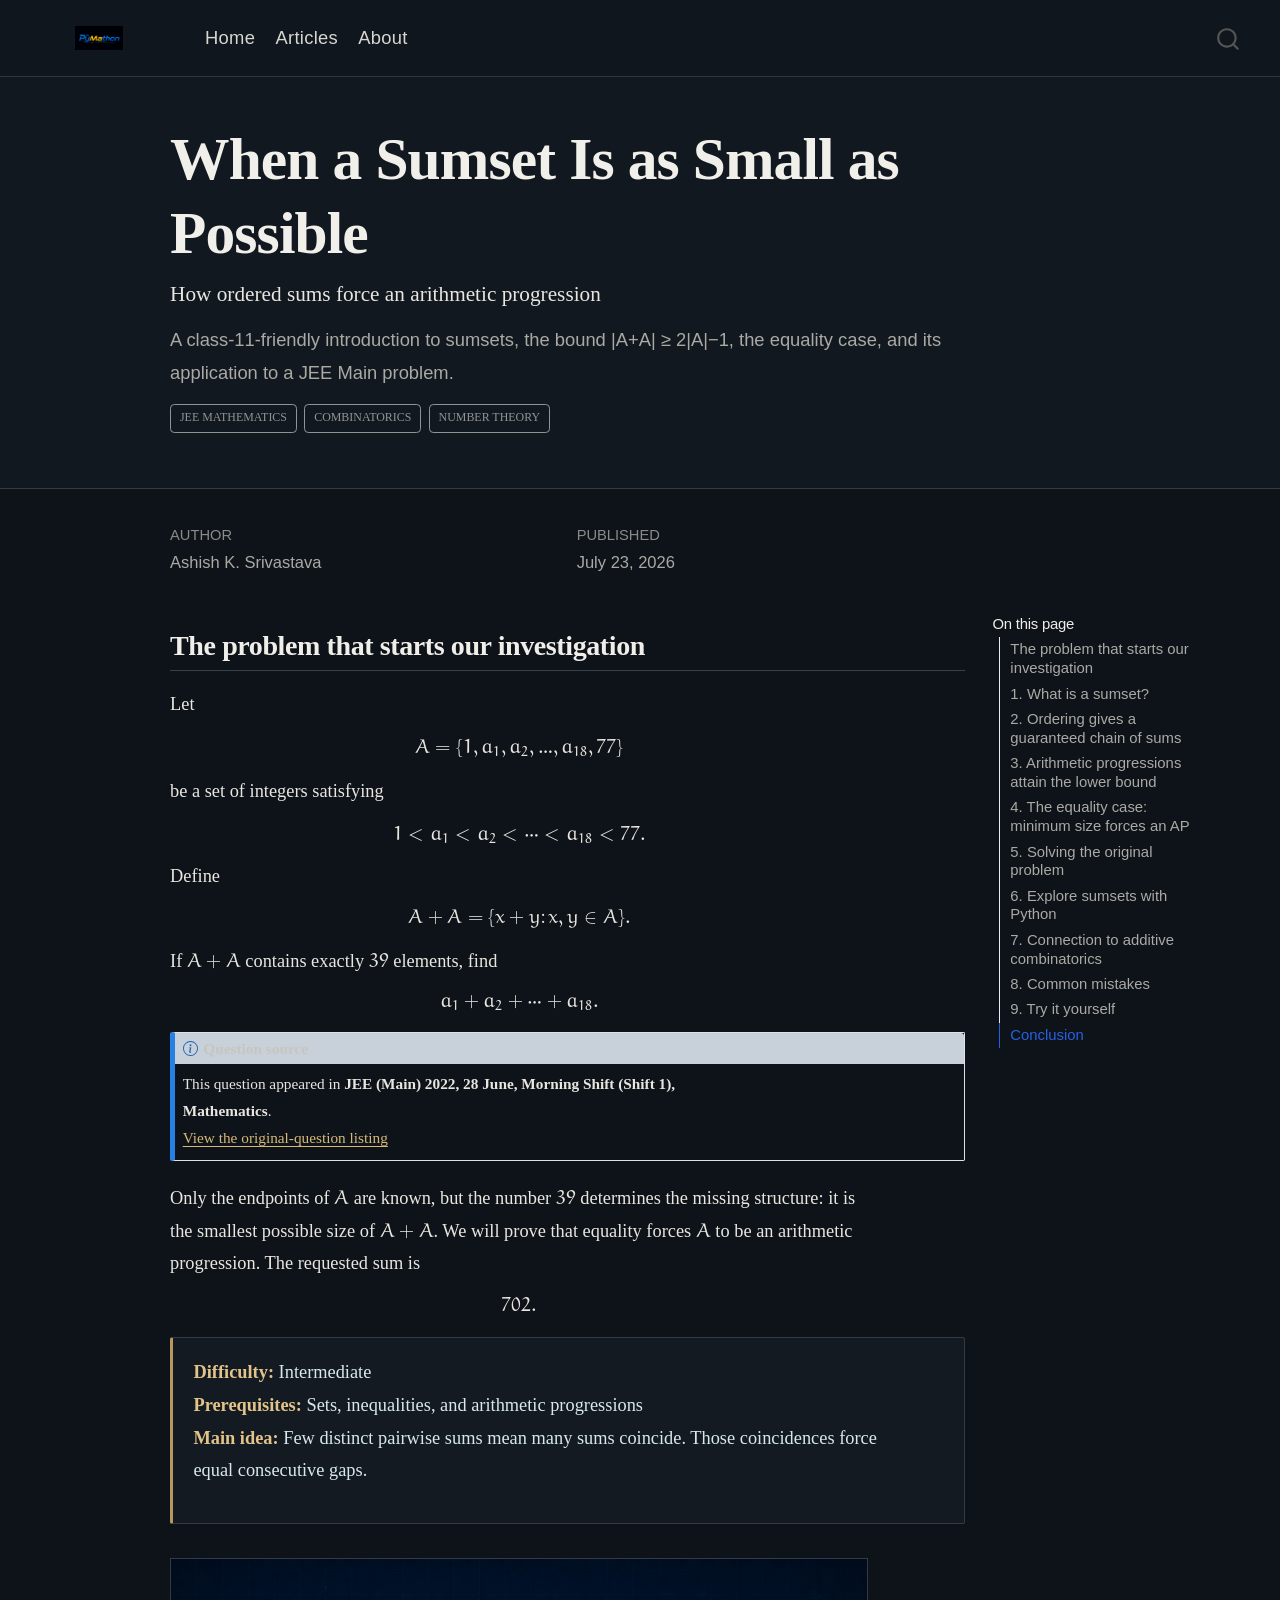
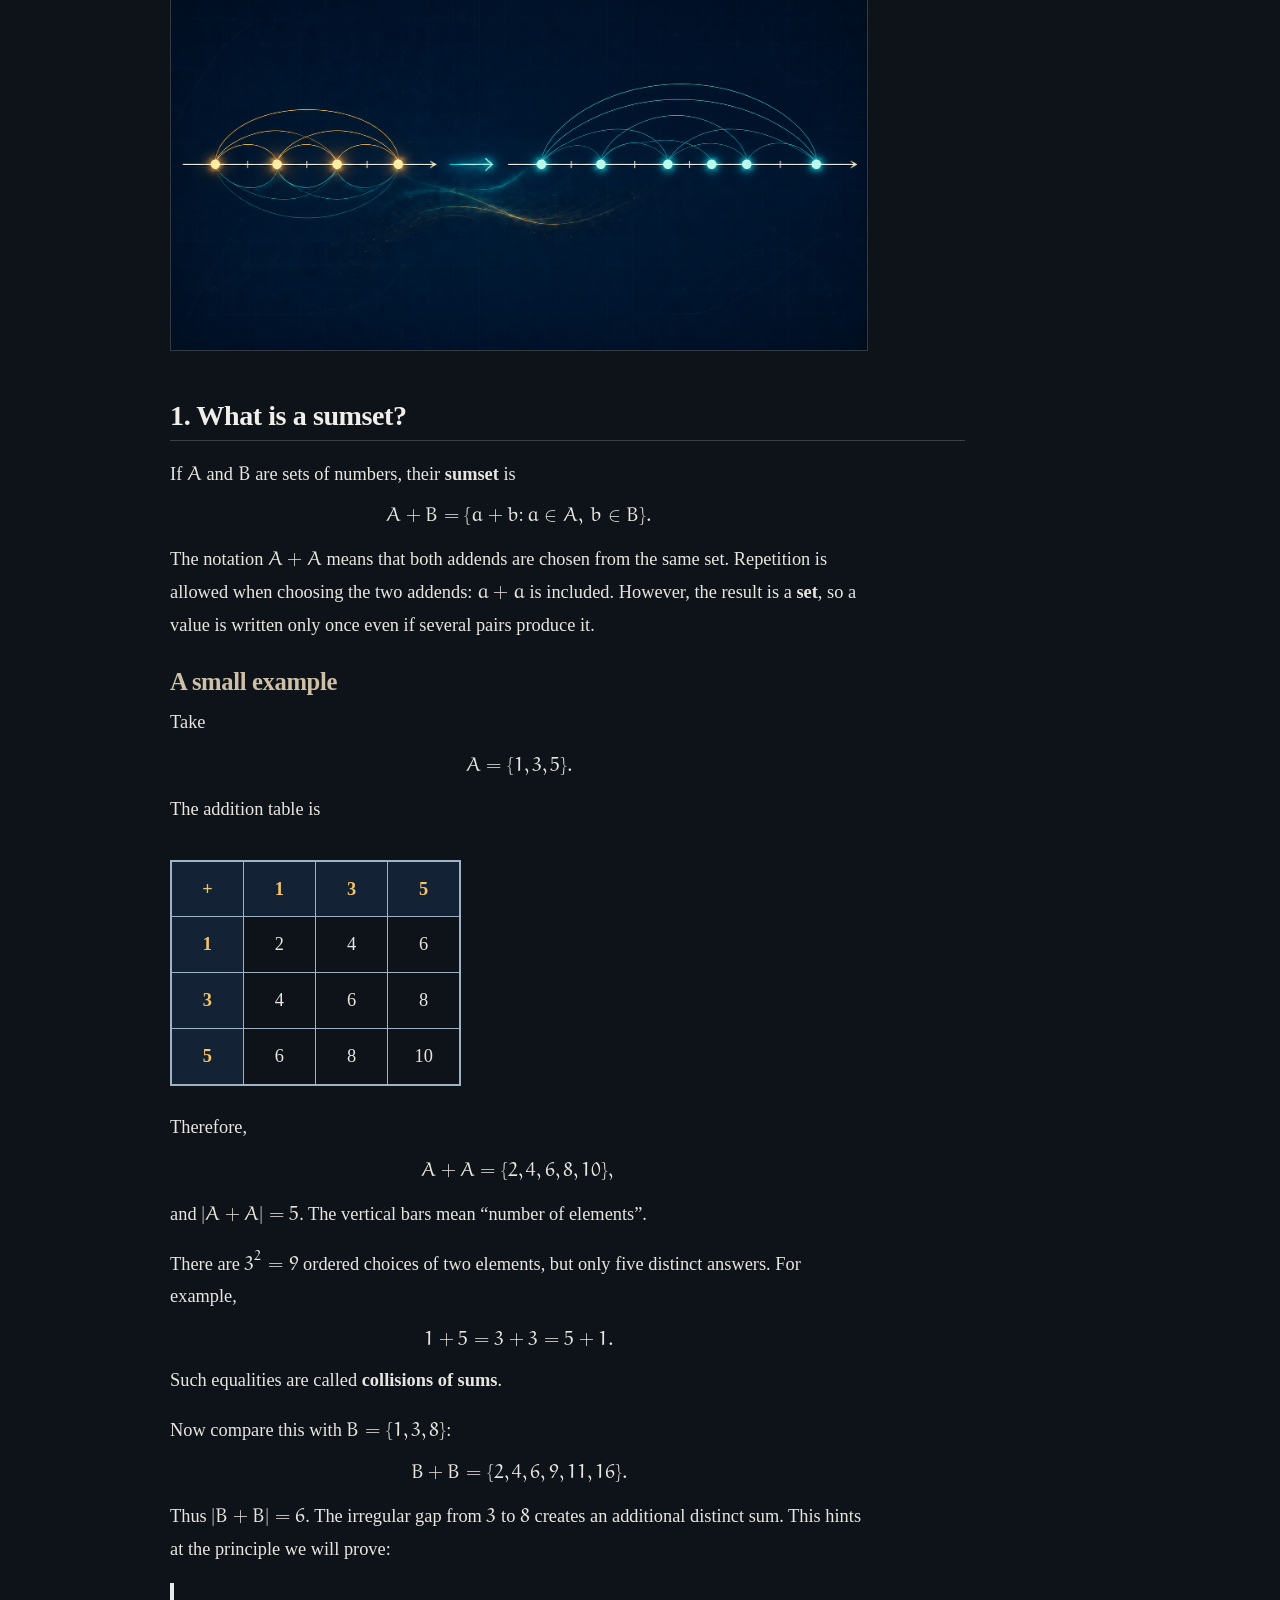
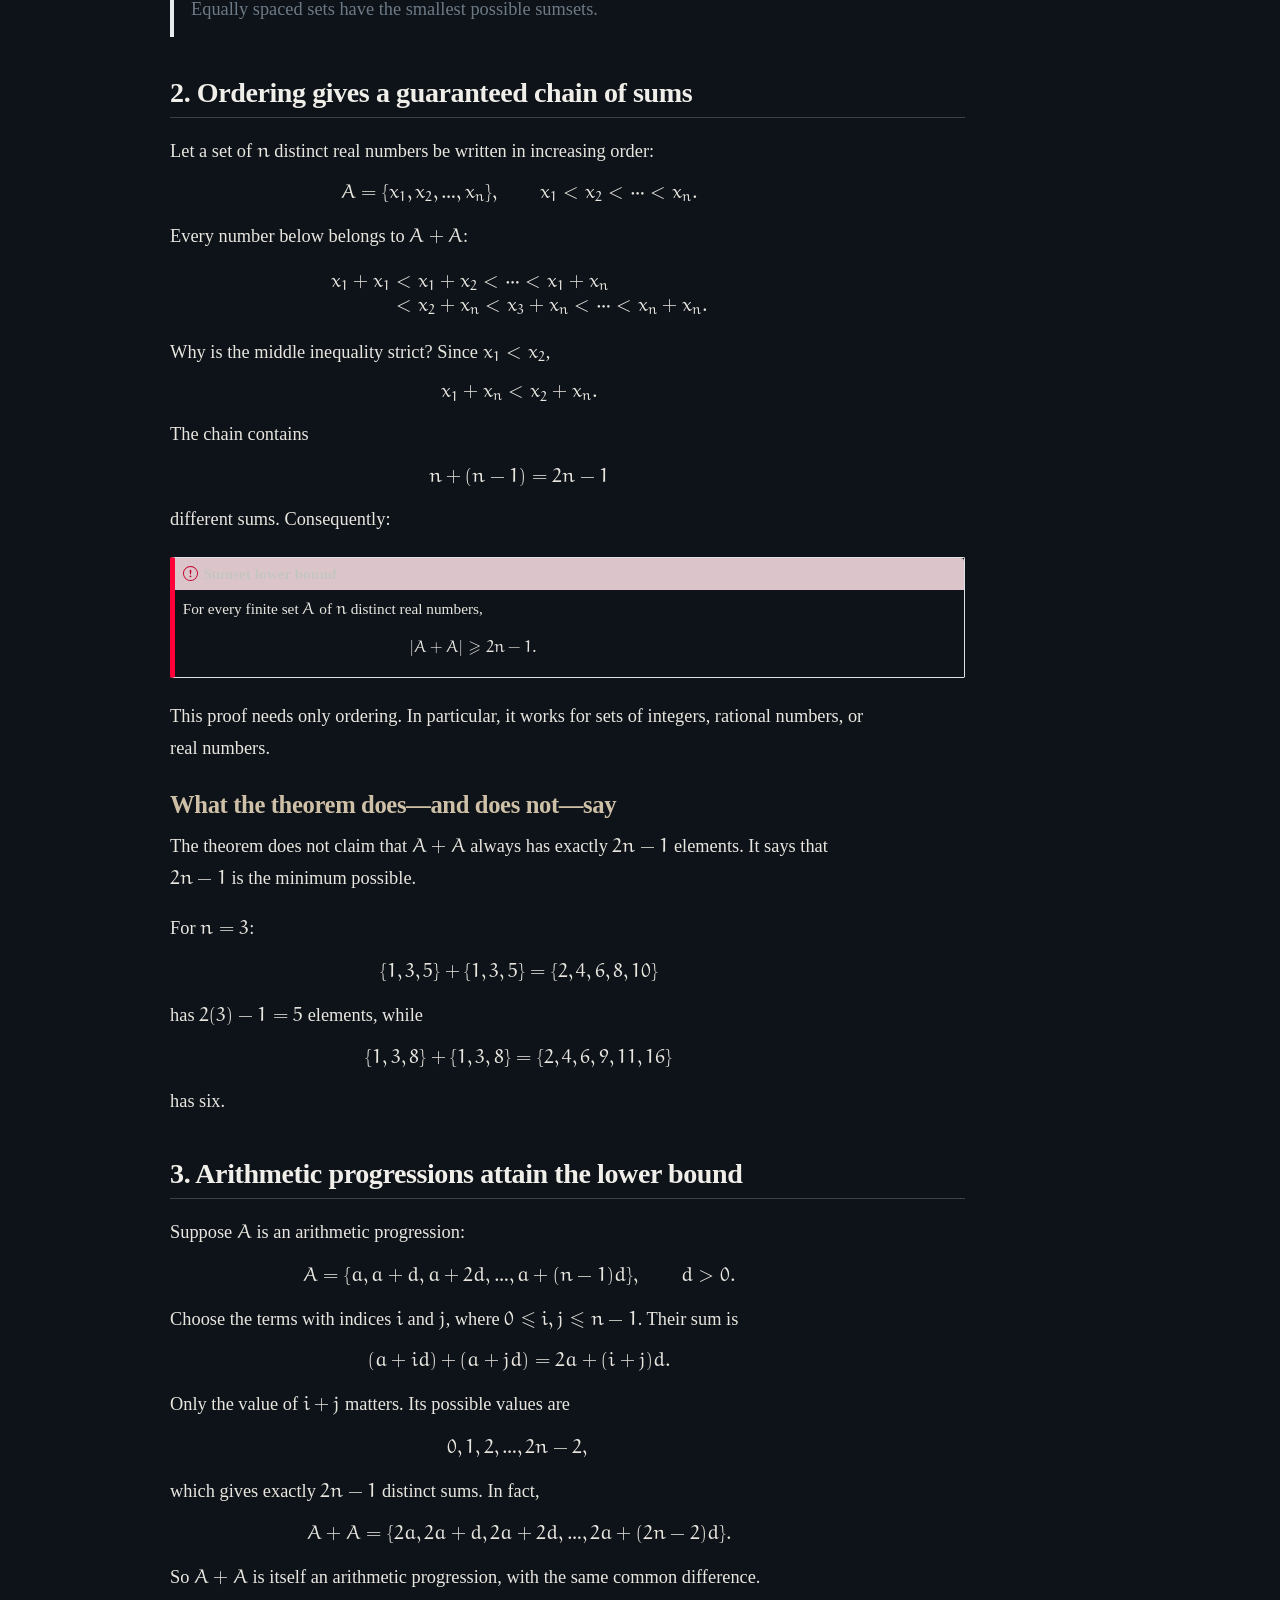
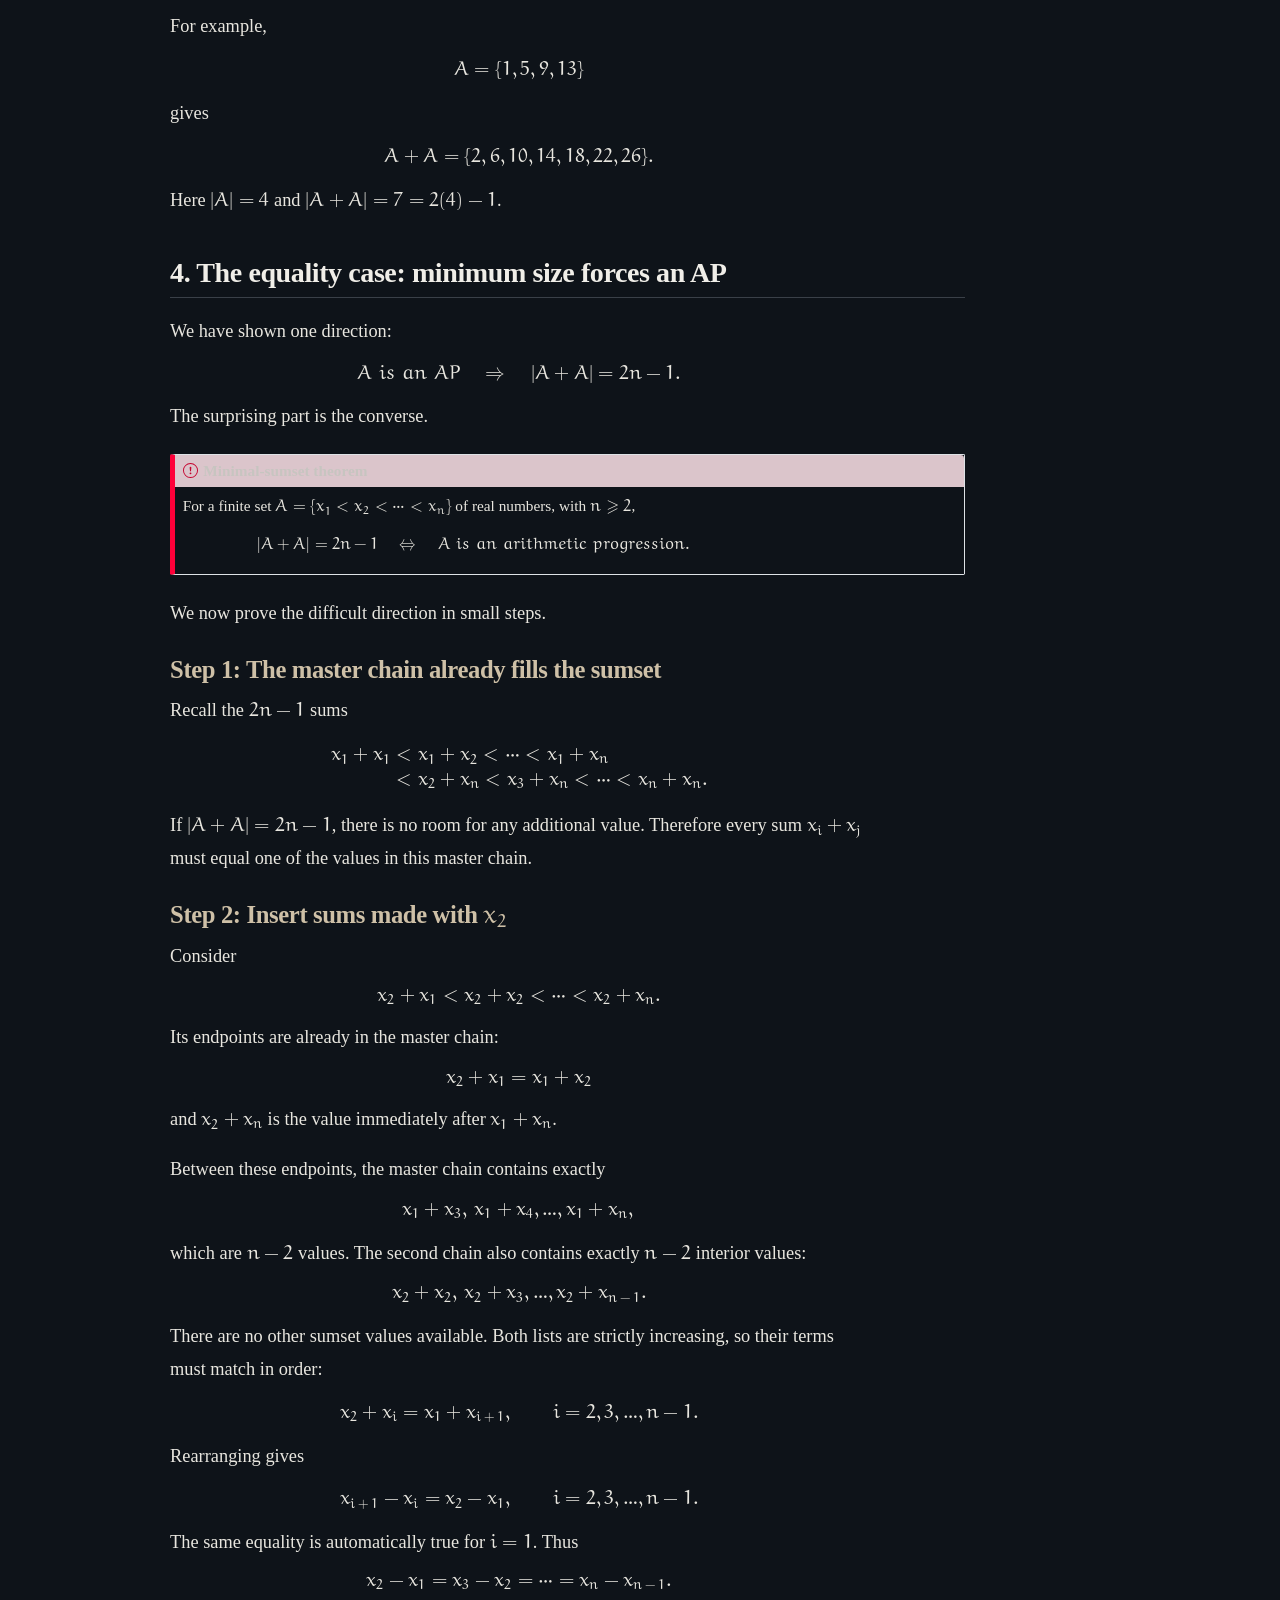
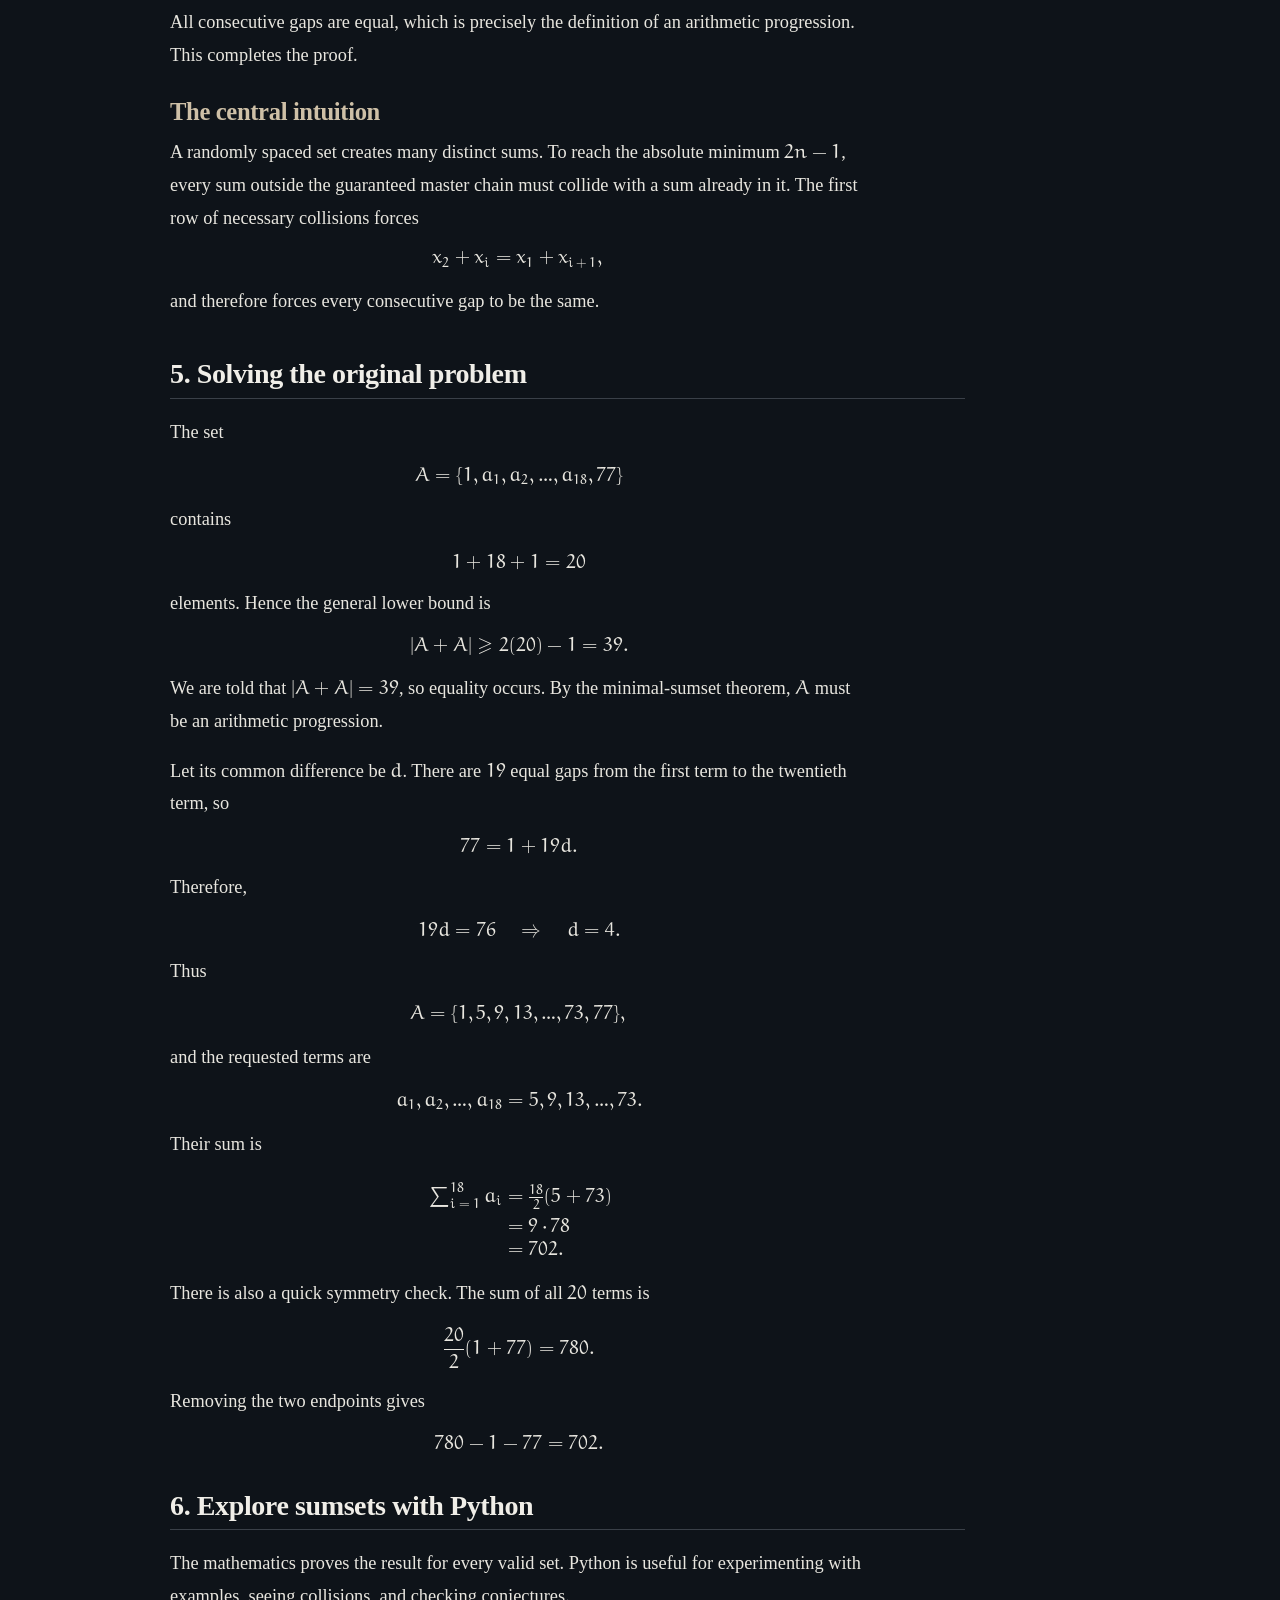
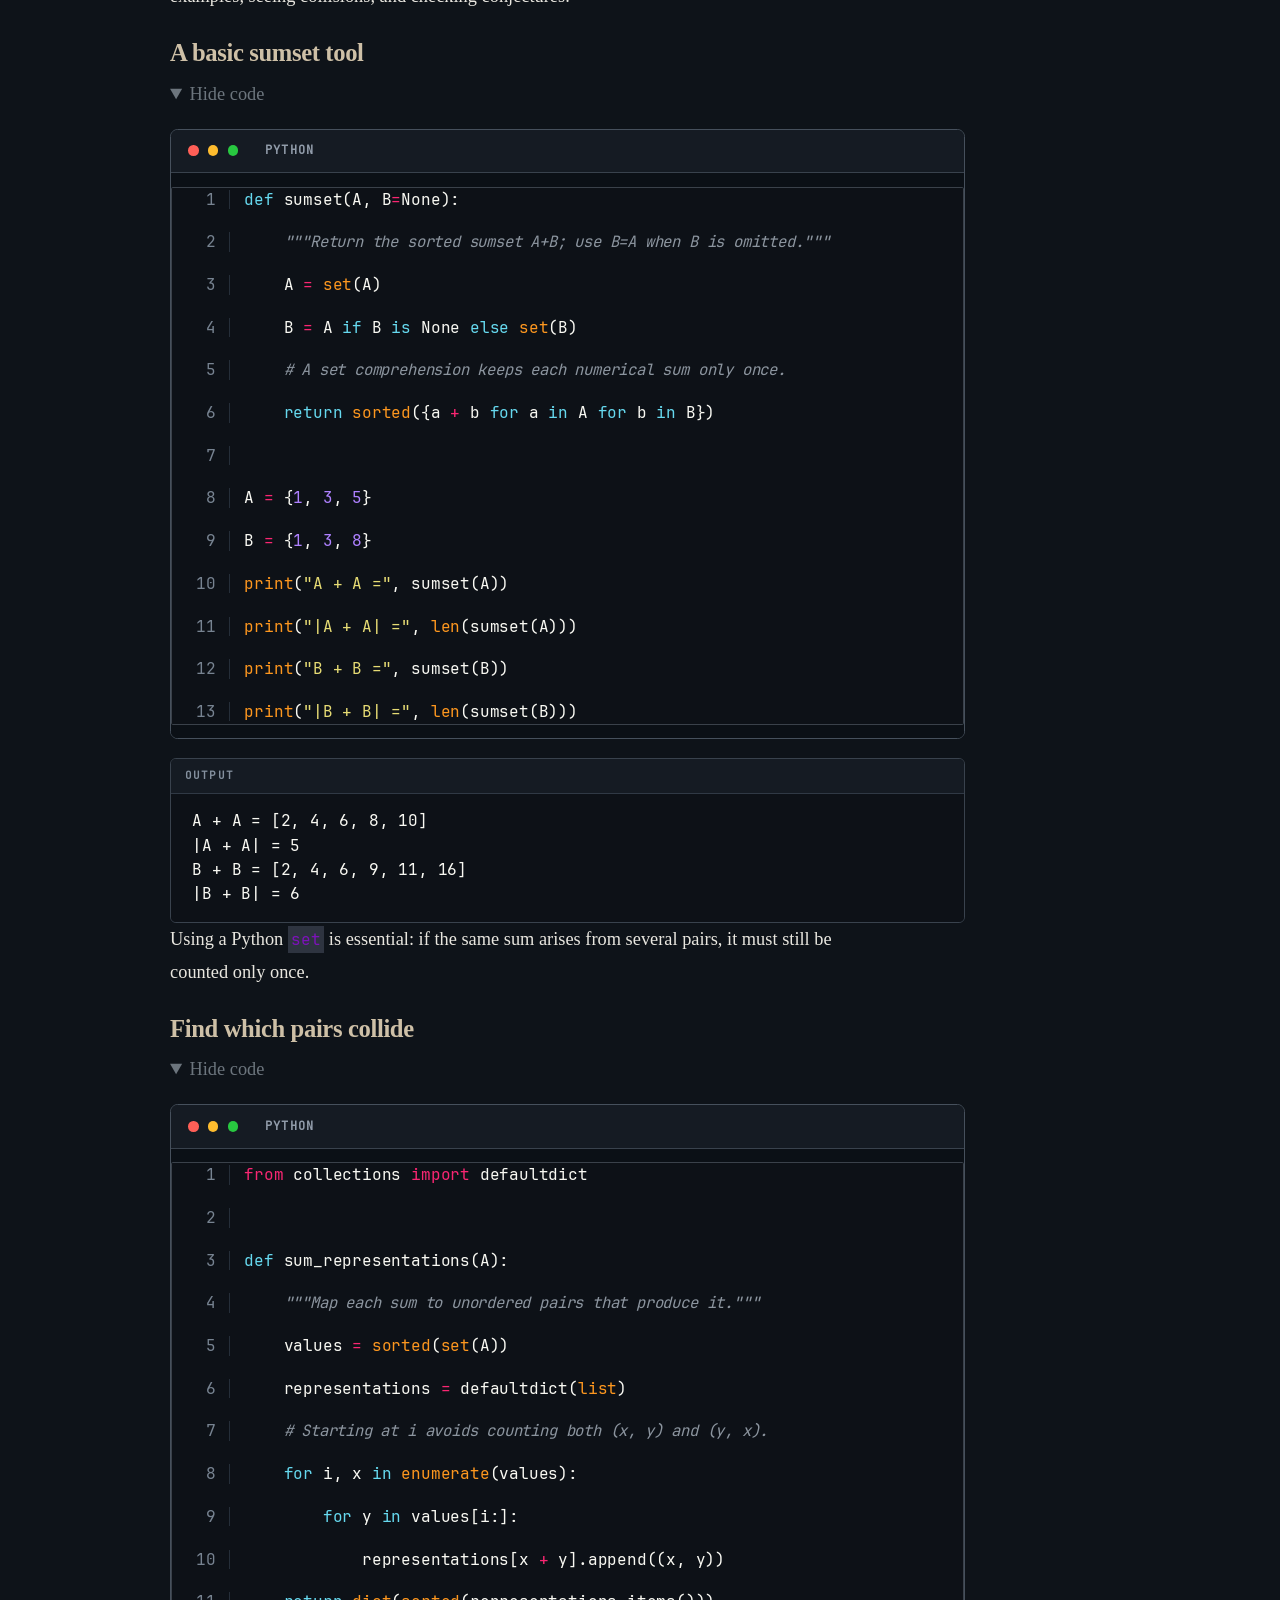
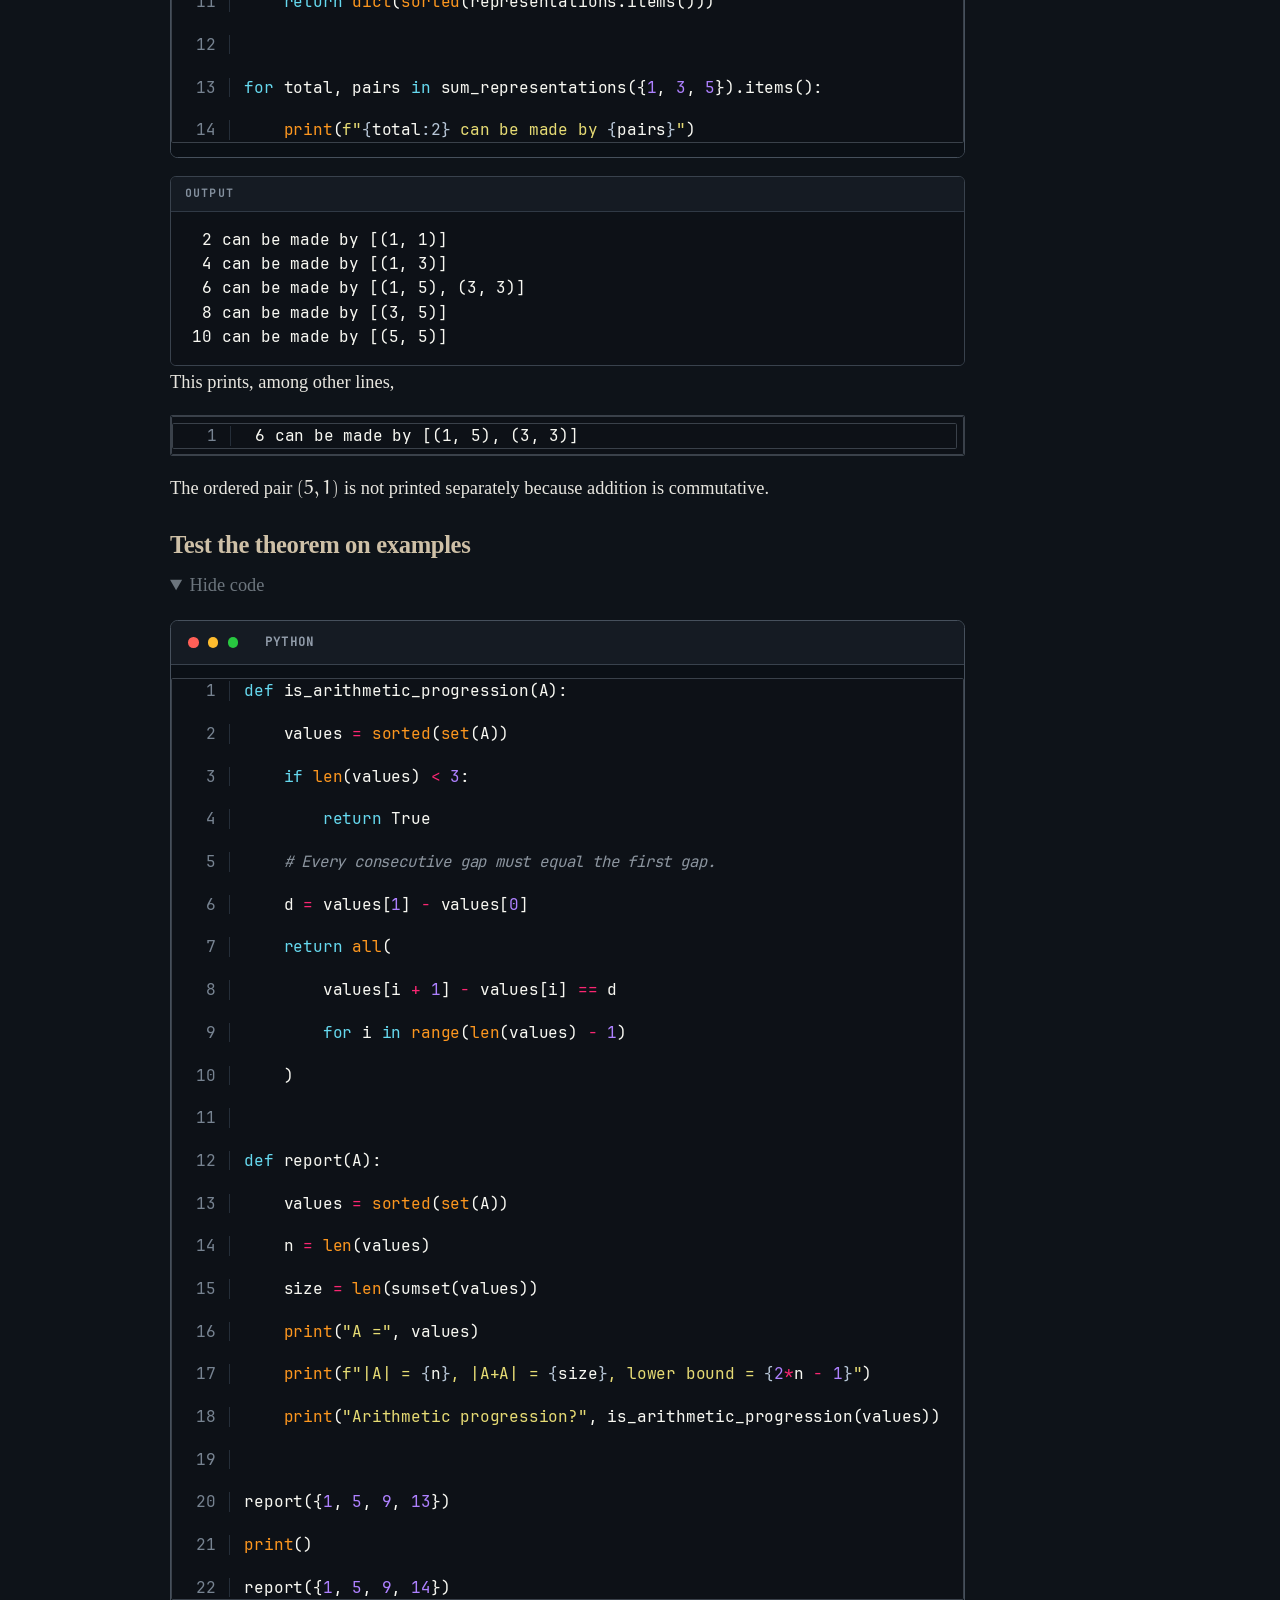
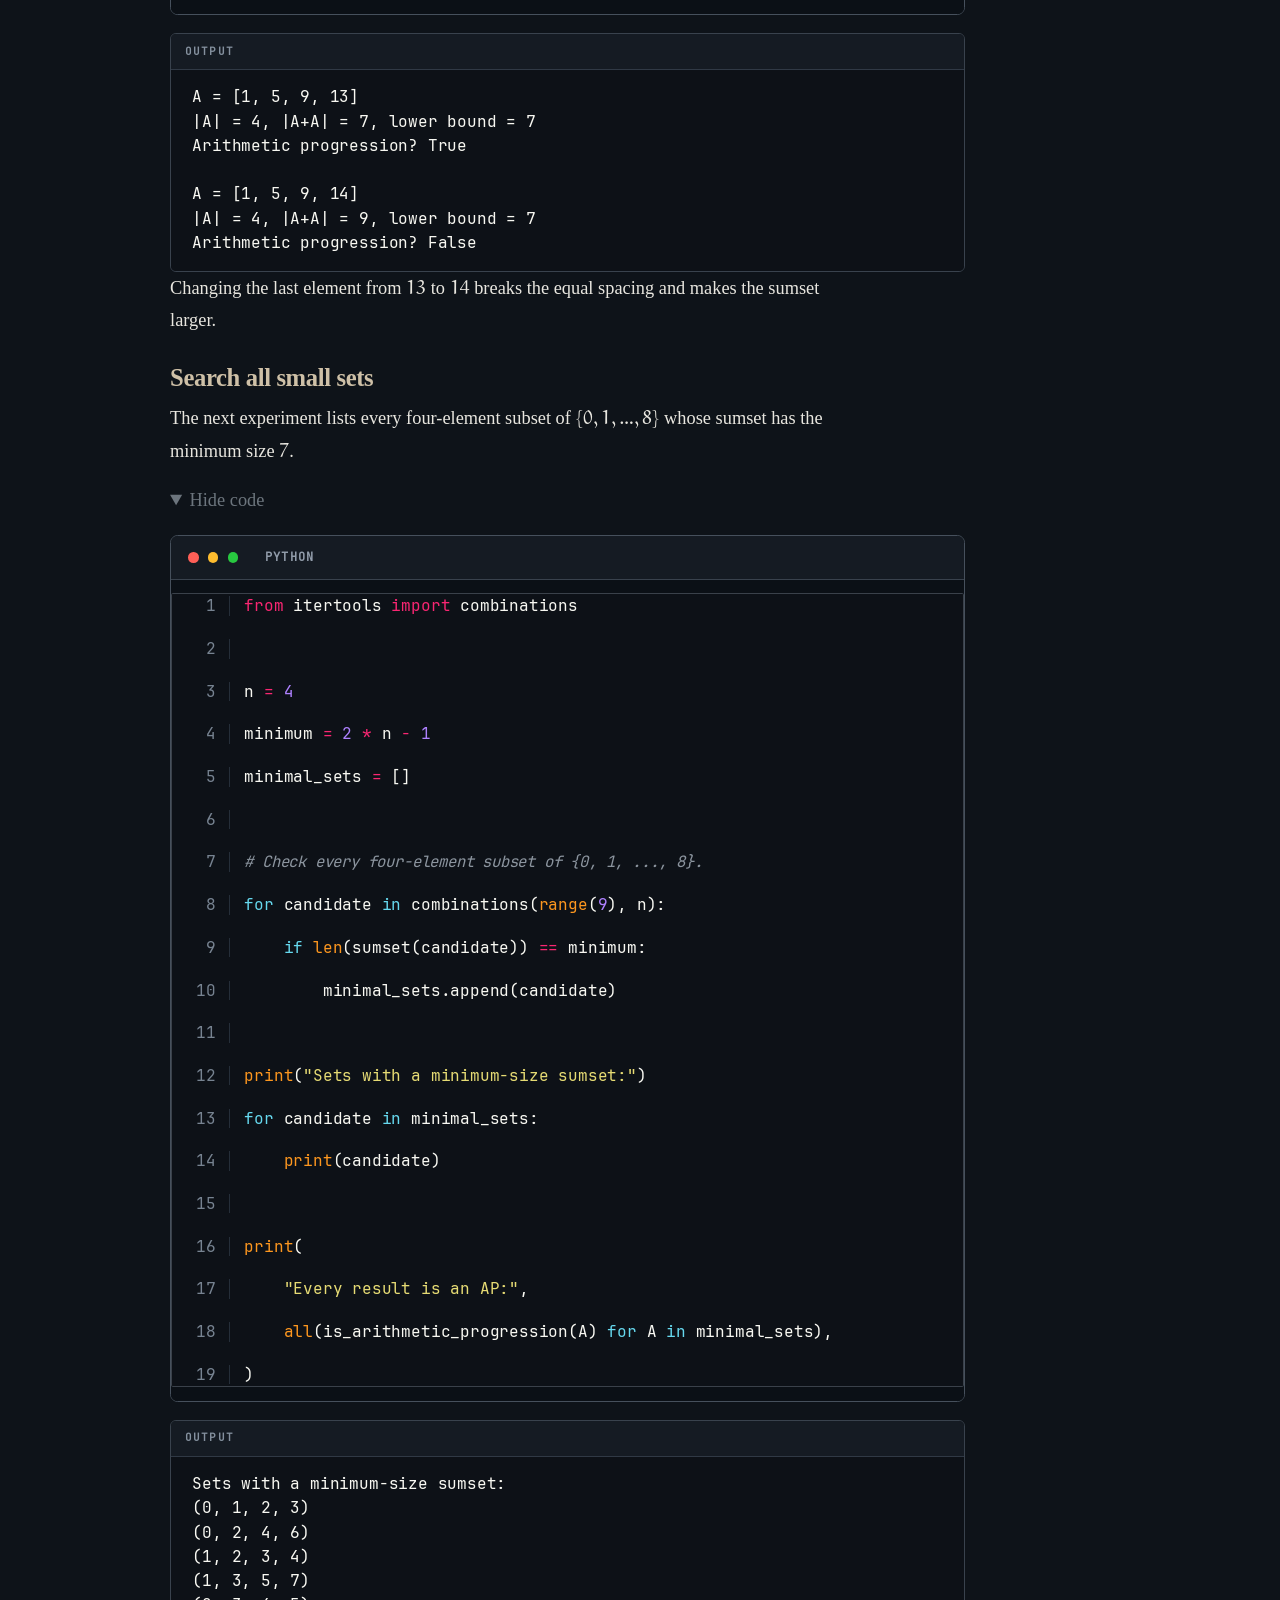
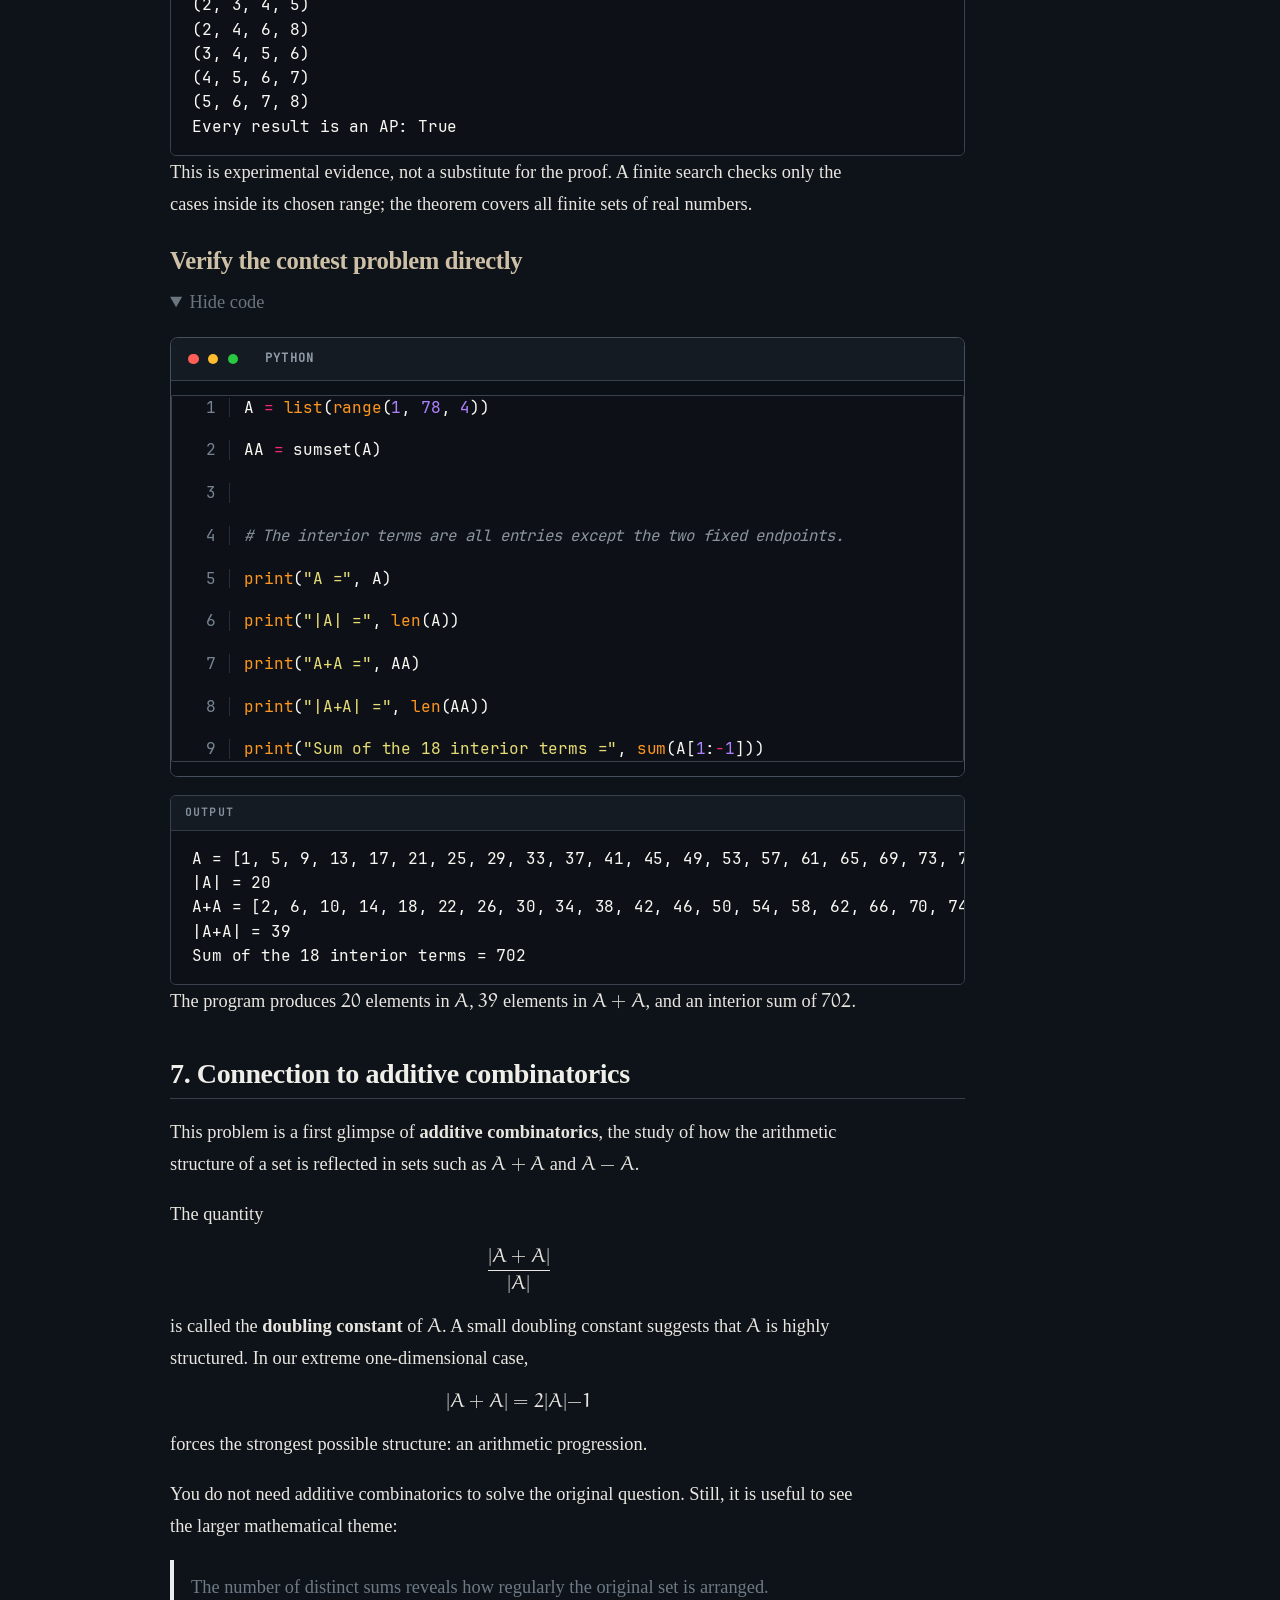
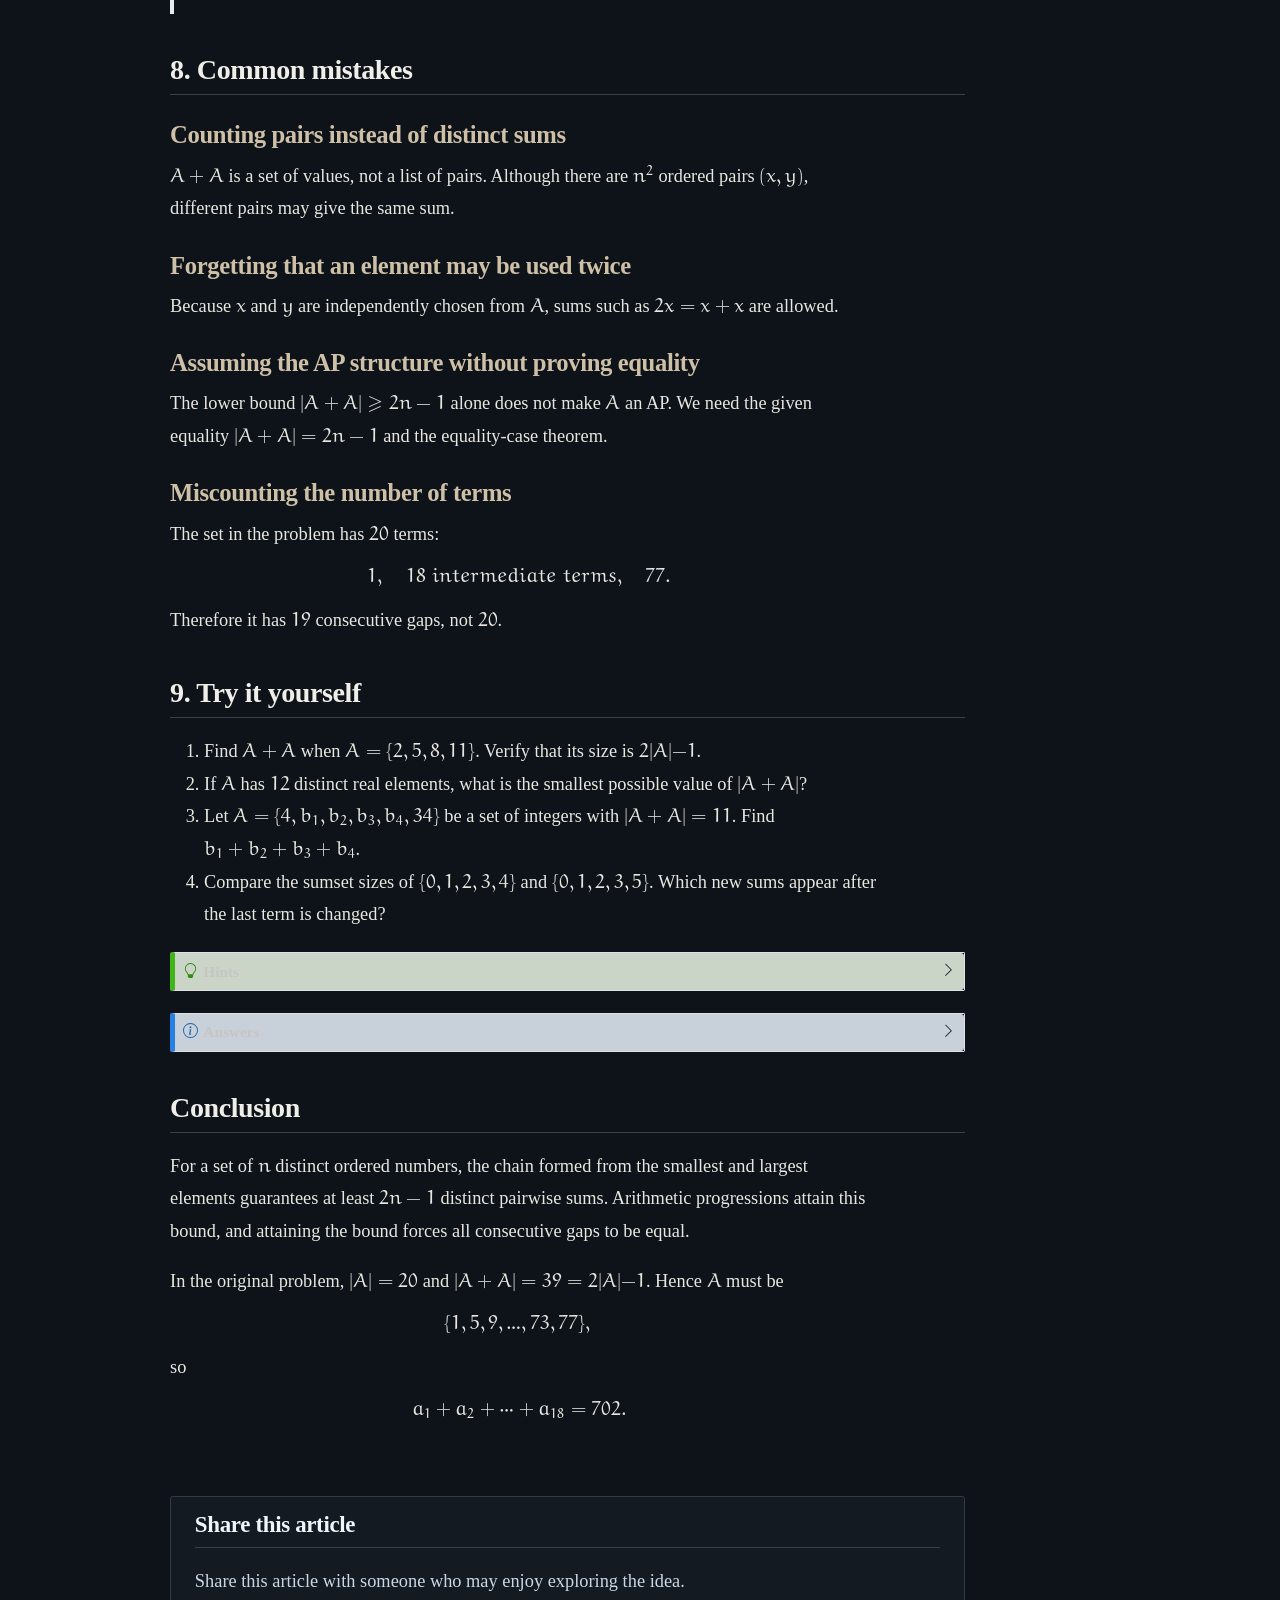
<file: docs/posts/sumsets-and-arithmetic-progressions/index.html>
<!DOCTYPE html>
<html xmlns="http://www.w3.org/1999/xhtml" lang="en" xml:lang="en"><head>

<meta charset="utf-8">
<meta name="generator" content="quarto-1.9.38">

<meta name="viewport" content="width=device-width, initial-scale=1.0, user-scalable=yes">

<meta name="author" content="Ashish K. Srivastava">
<meta name="dcterms.date" content="2026-07-23">
<meta name="description" content="A class-11-friendly introduction to sumsets, the bound |A+A| ≥ 2|A|−1, the equality case, and its application to a JEE Main problem.">

<title>When a Sumset Is as Small as Possible – PyMathon</title>
<style>
/* Default styles provided by pandoc.
** See https://pandoc.org/MANUAL.html#variables-for-html for config info.
*/
code{white-space: pre-wrap;}
span.smallcaps{font-variant: small-caps;}
div.columns{display: flex; gap: min(4vw, 1.5em);}
div.column{flex: auto; overflow-x: auto;}
div.hanging-indent{margin-left: 1.5em; text-indent: -1.5em;}
ul.task-list{list-style: none;}
ul.task-list li input[type="checkbox"] {
  width: 0.8em;
  margin: 0 0.8em 0.2em -1em; /* quarto-specific, see https://github.com/quarto-dev/quarto-cli/issues/4556 */ 
  vertical-align: middle;
}
/* CSS for syntax highlighting */
html { -webkit-text-size-adjust: 100%; }
pre > code.sourceCode { white-space: pre; position: relative; }
pre > code.sourceCode > span { display: inline-block; line-height: 1.25; }
pre > code.sourceCode > span:empty { height: 1.2em; }
.sourceCode { overflow: visible; }
code.sourceCode > span { color: inherit; text-decoration: inherit; }
div.sourceCode { margin: 1em 0; }
pre.sourceCode { margin: 0; }
@media screen {
div.sourceCode { overflow: auto; }
}
@media print {
pre > code.sourceCode { white-space: pre-wrap; }
pre > code.sourceCode > span { text-indent: -5em; padding-left: 5em; }
}
pre.numberSource code
  { counter-reset: source-line 0; }
pre.numberSource code > span
  { position: relative; left: -4em; counter-increment: source-line; }
pre.numberSource code > span > a:first-child::before
  { content: counter(source-line);
    position: relative; left: -1em; text-align: right; vertical-align: baseline;
    border: none; display: inline-block;
    -webkit-touch-callout: none; -webkit-user-select: none;
    -khtml-user-select: none; -moz-user-select: none;
    -ms-user-select: none; user-select: none;
    padding: 0 4px; width: 4em;
  }
pre.numberSource { margin-left: 3em;  padding-left: 4px; }
div.sourceCode
  {   }
@media screen {
pre > code.sourceCode > span > a:first-child::before { text-decoration: underline; }
}
</style>


<script src="../../site_libs/quarto-nav/quarto-nav.js"></script>
<script src="../../site_libs/quarto-nav/headroom.min.js"></script>
<script src="../../site_libs/clipboard/clipboard.min.js"></script>
<script src="../../site_libs/quarto-search/autocomplete.umd.js"></script>
<script src="../../site_libs/quarto-search/fuse.min.js"></script>
<script src="../../site_libs/quarto-search/quarto-search.js"></script>
<meta name="quarto:offset" content="../../">
<script src="../../site_libs/quarto-html/quarto.js" type="module"></script>
<script src="../../site_libs/quarto-html/tabsets/tabsets.js" type="module"></script>
<script src="../../site_libs/quarto-html/popper.min.js"></script>
<script src="../../site_libs/quarto-html/tippy.umd.min.js"></script>
<script src="../../site_libs/quarto-html/anchor.min.js"></script>
<link href="../../site_libs/quarto-html/tippy.css" rel="stylesheet">
<link href="../../site_libs/quarto-html/quarto-syntax-highlighting-9de9f6925d305bcf5b7eb9351f368d06.css" rel="stylesheet" id="quarto-text-highlighting-styles">
<script src="../../site_libs/bootstrap/bootstrap.min.js"></script>
<link href="../../site_libs/bootstrap/bootstrap-icons.css" rel="stylesheet">
<link href="../../site_libs/bootstrap/bootstrap-858fa3a77d60bad26bcac1712a2fce27.min.css" rel="stylesheet" append-hash="true" id="quarto-bootstrap" data-mode="light">
<script id="quarto-search-options" type="application/json">{
  "location": "navbar",
  "copy-button": false,
  "collapse-after": 3,
  "panel-placement": "end",
  "type": "overlay",
  "limit": 50,
  "keyboard-shortcut": [
    "f",
    "/",
    "s"
  ],
  "show-item-context": false,
  "language": {
    "search-no-results-text": "No results",
    "search-matching-documents-text": "matching documents",
    "search-copy-link-title": "Copy link to search",
    "search-hide-matches-text": "Hide additional matches",
    "search-more-match-text": "more match in this document",
    "search-more-matches-text": "more matches in this document",
    "search-clear-button-title": "Clear",
    "search-text-placeholder": "",
    "search-detached-cancel-button-title": "Cancel",
    "search-submit-button-title": "Submit",
    "search-label": "Search"
  }
}</script>
<meta name="robots" content="index, follow, max-image-preview:large, max-snippet:-1, max-video-preview:-1">
<meta name="googlebot" content="index, follow, max-image-preview:large, max-snippet:-1, max-video-preview:-1">
<script type="application/ld+json">
{
  "@context": "https://schema.org",
  "@type": "WebSite",
  "name": "PyMathon",
  "url": "https://ashishmathpy.github.io/pymathon/",
  "description": "Carefully written mathematics through definitions, proofs, worked examples, problem solving, and selective computational exploration.",
  "inLanguage": "en",
  "publisher": {
    "@type": "Person",
    "name": "Ashish K. Srivastava"
  }
}
</script>


<link rel="stylesheet" href="../../styles.css">
<meta property="og:title" content="When a Sumset Is as Small as Possible – PyMathon">
<meta property="og:description" content="A class-11-friendly introduction to sumsets, the bound |A+A| ≥ 2|A|−1, the equality case, and its application to a JEE Main problem.">
<meta property="og:image" content="https://ashishmathpy.github.io/pymathon/posts/sumsets-and-arithmetic-progressions/sumset-cover.png">
<meta property="og:site_name" content="PyMathon">
<meta property="og:image:height" content="941">
<meta property="og:image:width" content="1672">
<link rel="canonical" href="https://ashishmathpy.github.io/pymathon/posts/sumsets-and-arithmetic-progressions/">
</head>

<body class="nav-fixed quarto-light">

<div id="quarto-search-results"></div>
  <header id="quarto-header" class="headroom fixed-top quarto-banner">
    <nav class="navbar navbar-expand-lg " data-bs-theme="dark">
      <div class="navbar-container container-fluid">
      <div class="navbar-brand-container mx-auto">
    <a href="../../index.html" class="navbar-brand navbar-brand-logo">
    <img src="../../image.png" alt="PyMathon logo" class="navbar-logo light-content">
    <img src="../../image.png" alt="PyMathon logo" class="navbar-logo dark-content">
    </a>
    <a class="navbar-brand" href="../../index.html">
    <span class="navbar-title">PyMathon</span>
    </a>
  </div>
            <div id="quarto-search" class="" title="Search"></div>
          <button class="navbar-toggler" type="button" data-bs-toggle="collapse" data-bs-target="#navbarCollapse" aria-controls="navbarCollapse" role="menu" aria-expanded="false" aria-label="Toggle navigation" onclick="if (window.quartoToggleHeadroom) { window.quartoToggleHeadroom(); }">
  <span class="navbar-toggler-icon"></span>
</button>
          <div class="collapse navbar-collapse" id="navbarCollapse">
            <ul class="navbar-nav navbar-nav-scroll me-auto">
  <li class="nav-item">
    <a class="nav-link" href="../../index.html"> 
<span class="menu-text">Home</span></a>
  </li>  
  <li class="nav-item">
    <a class="nav-link" href="../../index.html#latest-articles"> 
<span class="menu-text">Articles</span></a>
  </li>  
  <li class="nav-item">
    <a class="nav-link" href="../../about.html"> 
<span class="menu-text">About</span></a>
  </li>  
</ul>
          </div> <!-- /navcollapse -->
            <div class="quarto-navbar-tools">
</div>
      </div> <!-- /container-fluid -->
    </nav>
</header>
<!-- content -->
<header id="title-block-header" class="quarto-title-block default page-columns page-full">
  <div class="quarto-title-banner page-columns page-full">
    <div class="quarto-title column-body">
      <h1 class="title">When a Sumset Is as Small as Possible</h1>
            <p class="subtitle lead">How ordered sums force an arithmetic progression</p>
                  <div>
        <div class="description">
          A class-11-friendly introduction to sumsets, the bound |A+A| ≥ 2|A|−1, the equality case, and its application to a JEE Main problem.
        </div>
      </div>
                          <div class="quarto-categories">
                <div class="quarto-category">JEE Mathematics</div>
                <div class="quarto-category">Combinatorics</div>
                <div class="quarto-category">Number Theory</div>
              </div>
                  </div>
  </div>
    
  
  <div class="quarto-title-meta">

      <div>
      <div class="quarto-title-meta-heading">Author</div>
      <div class="quarto-title-meta-contents">
               <p>Ashish K. Srivastava </p>
            </div>
    </div>
      
      <div>
      <div class="quarto-title-meta-heading">Published</div>
      <div class="quarto-title-meta-contents">
        <p class="date">July 23, 2026</p>
      </div>
    </div>
    
      
    </div>
    
  
  </header><div id="quarto-content" class="quarto-container page-columns page-rows-contents page-layout-article page-navbar">
<!-- sidebar -->
<!-- margin-sidebar -->
    <div id="quarto-margin-sidebar" class="sidebar margin-sidebar">
        <nav id="TOC" role="doc-toc" class="toc-active">
    <h2 id="toc-title">On this page</h2>
   
  <ul>
  <li><a href="#the-problem-that-starts-our-investigation" id="toc-the-problem-that-starts-our-investigation" class="nav-link active" data-scroll-target="#the-problem-that-starts-our-investigation">The problem that starts our investigation</a></li>
  <li><a href="#what-is-a-sumset" id="toc-what-is-a-sumset" class="nav-link" data-scroll-target="#what-is-a-sumset">1. What is a sumset?</a>
  <ul class="collapse">
  <li><a href="#a-small-example" id="toc-a-small-example" class="nav-link" data-scroll-target="#a-small-example">A small example</a></li>
  </ul></li>
  <li><a href="#ordering-gives-a-guaranteed-chain-of-sums" id="toc-ordering-gives-a-guaranteed-chain-of-sums" class="nav-link" data-scroll-target="#ordering-gives-a-guaranteed-chain-of-sums">2. Ordering gives a guaranteed chain of sums</a>
  <ul class="collapse">
  <li><a href="#what-the-theorem-doesand-does-notsay" id="toc-what-the-theorem-doesand-does-notsay" class="nav-link" data-scroll-target="#what-the-theorem-doesand-does-notsay">What the theorem does—and does not—say</a></li>
  </ul></li>
  <li><a href="#arithmetic-progressions-attain-the-lower-bound" id="toc-arithmetic-progressions-attain-the-lower-bound" class="nav-link" data-scroll-target="#arithmetic-progressions-attain-the-lower-bound">3. Arithmetic progressions attain the lower bound</a></li>
  <li><a href="#the-equality-case-minimum-size-forces-an-ap" id="toc-the-equality-case-minimum-size-forces-an-ap" class="nav-link" data-scroll-target="#the-equality-case-minimum-size-forces-an-ap">4. The equality case: minimum size forces an AP</a>
  <ul class="collapse">
  <li><a href="#step-1-the-master-chain-already-fills-the-sumset" id="toc-step-1-the-master-chain-already-fills-the-sumset" class="nav-link" data-scroll-target="#step-1-the-master-chain-already-fills-the-sumset">Step 1: The master chain already fills the sumset</a></li>
  <li><a href="#step-2-insert-sums-made-with-x_2" id="toc-step-2-insert-sums-made-with-x_2" class="nav-link" data-scroll-target="#step-2-insert-sums-made-with-x_2">Step 2: Insert sums made with <math display="inline" xmlns="http://www.w3.org/1998/Math/MathML"><semantics><msub><mi>x</mi><mn>2</mn></msub><annotation encoding="application/x-tex">x_2</annotation></semantics></math></a></li>
  <li><a href="#the-central-intuition" id="toc-the-central-intuition" class="nav-link" data-scroll-target="#the-central-intuition">The central intuition</a></li>
  </ul></li>
  <li><a href="#solving-the-original-problem" id="toc-solving-the-original-problem" class="nav-link" data-scroll-target="#solving-the-original-problem">5. Solving the original problem</a></li>
  <li><a href="#explore-sumsets-with-python" id="toc-explore-sumsets-with-python" class="nav-link" data-scroll-target="#explore-sumsets-with-python">6. Explore sumsets with Python</a>
  <ul class="collapse">
  <li><a href="#a-basic-sumset-tool" id="toc-a-basic-sumset-tool" class="nav-link" data-scroll-target="#a-basic-sumset-tool">A basic sumset tool</a></li>
  <li><a href="#find-which-pairs-collide" id="toc-find-which-pairs-collide" class="nav-link" data-scroll-target="#find-which-pairs-collide">Find which pairs collide</a></li>
  <li><a href="#test-the-theorem-on-examples" id="toc-test-the-theorem-on-examples" class="nav-link" data-scroll-target="#test-the-theorem-on-examples">Test the theorem on examples</a></li>
  <li><a href="#search-all-small-sets" id="toc-search-all-small-sets" class="nav-link" data-scroll-target="#search-all-small-sets">Search all small sets</a></li>
  <li><a href="#verify-the-contest-problem-directly" id="toc-verify-the-contest-problem-directly" class="nav-link" data-scroll-target="#verify-the-contest-problem-directly">Verify the contest problem directly</a></li>
  </ul></li>
  <li><a href="#connection-to-additive-combinatorics" id="toc-connection-to-additive-combinatorics" class="nav-link" data-scroll-target="#connection-to-additive-combinatorics">7. Connection to additive combinatorics</a></li>
  <li><a href="#common-mistakes" id="toc-common-mistakes" class="nav-link" data-scroll-target="#common-mistakes">8. Common mistakes</a>
  <ul class="collapse">
  <li><a href="#counting-pairs-instead-of-distinct-sums" id="toc-counting-pairs-instead-of-distinct-sums" class="nav-link" data-scroll-target="#counting-pairs-instead-of-distinct-sums">Counting pairs instead of distinct sums</a></li>
  <li><a href="#forgetting-that-an-element-may-be-used-twice" id="toc-forgetting-that-an-element-may-be-used-twice" class="nav-link" data-scroll-target="#forgetting-that-an-element-may-be-used-twice">Forgetting that an element may be used twice</a></li>
  <li><a href="#assuming-the-ap-structure-without-proving-equality" id="toc-assuming-the-ap-structure-without-proving-equality" class="nav-link" data-scroll-target="#assuming-the-ap-structure-without-proving-equality">Assuming the AP structure without proving equality</a></li>
  <li><a href="#miscounting-the-number-of-terms" id="toc-miscounting-the-number-of-terms" class="nav-link" data-scroll-target="#miscounting-the-number-of-terms">Miscounting the number of terms</a></li>
  </ul></li>
  <li><a href="#try-it-yourself" id="toc-try-it-yourself" class="nav-link" data-scroll-target="#try-it-yourself">9. Try it yourself</a></li>
  <li><a href="#conclusion" id="toc-conclusion" class="nav-link" data-scroll-target="#conclusion">Conclusion</a></li>
  </ul>
</nav>
    </div>
<!-- main -->
<main class="content quarto-banner-title-block" id="quarto-document-content">





<section id="the-problem-that-starts-our-investigation" class="level2">
<h2 class="anchored" data-anchor-id="the-problem-that-starts-our-investigation">The problem that starts our investigation</h2>
<p>Let</p>
<p><math display="block" xmlns="http://www.w3.org/1998/Math/MathML"><semantics><mrow><mi>A</mi><mo>=</mo><mo stretchy="false" form="prefix">{</mo><mn>1</mn><mo>,</mo><msub><mi>a</mi><mn>1</mn></msub><mo>,</mo><msub><mi>a</mi><mn>2</mn></msub><mo>,</mo><mi>…</mi><mo>,</mo><msub><mi>a</mi><mn>18</mn></msub><mo>,</mo><mn>77</mn><mo stretchy="false" form="postfix">}</mo></mrow><annotation encoding="application/x-tex">
A=\{1,a_1,a_2,\ldots,a_{18},77\}
</annotation></semantics></math></p>
<p>be a set of integers satisfying</p>
<p><math display="block" xmlns="http://www.w3.org/1998/Math/MathML"><semantics><mrow><mn>1</mn><mo>&lt;</mo><msub><mi>a</mi><mn>1</mn></msub><mo>&lt;</mo><msub><mi>a</mi><mn>2</mn></msub><mo>&lt;</mo><mi>⋯</mi><mo>&lt;</mo><msub><mi>a</mi><mn>18</mn></msub><mo>&lt;</mo><mn>77</mn><mi>.</mi></mrow><annotation encoding="application/x-tex">
1&lt;a_1&lt;a_2&lt;\cdots&lt;a_{18}&lt;77.
</annotation></semantics></math></p>
<p>Define</p>
<p><math display="block" xmlns="http://www.w3.org/1998/Math/MathML"><semantics><mrow><mi>A</mi><mo>+</mo><mi>A</mi><mo>=</mo><mo stretchy="false" form="prefix">{</mo><mi>x</mi><mo>+</mo><mi>y</mi><mo>:</mo><mi>x</mi><mo>,</mo><mi>y</mi><mo>∈</mo><mi>A</mi><mo stretchy="false" form="postfix">}</mo><mi>.</mi></mrow><annotation encoding="application/x-tex">
A+A=\{x+y:x,y\in A\}.
</annotation></semantics></math></p>
<p>If <math display="inline" xmlns="http://www.w3.org/1998/Math/MathML"><semantics><mrow><mi>A</mi><mo>+</mo><mi>A</mi></mrow><annotation encoding="application/x-tex">A+A</annotation></semantics></math> contains exactly <math display="inline" xmlns="http://www.w3.org/1998/Math/MathML"><semantics><mn>39</mn><annotation encoding="application/x-tex">39</annotation></semantics></math> elements, find</p>
<p><math display="block" xmlns="http://www.w3.org/1998/Math/MathML"><semantics><mrow><msub><mi>a</mi><mn>1</mn></msub><mo>+</mo><msub><mi>a</mi><mn>2</mn></msub><mo>+</mo><mi>⋯</mi><mo>+</mo><msub><mi>a</mi><mn>18</mn></msub><mi>.</mi></mrow><annotation encoding="application/x-tex">
a_1+a_2+\cdots+a_{18}.
</annotation></semantics></math></p>
<div class="callout callout-style-default callout-note callout-titled">
<div class="callout-header d-flex align-content-center">
<div class="callout-icon-container">
<i class="callout-icon"></i>
</div>
<div class="callout-title-container flex-fill">
<span class="screen-reader-only">Note</span>Question source
</div>
</div>
<div class="callout-body-container callout-body">
<p>This question appeared in <strong>JEE (Main) 2022, 28 June, Morning Shift (Shift 1), Mathematics</strong>.<br>
<a href="https://questions.examside.com/past-years/jee/question/plet-a--1-asub1sub-asub2sub--asub18-jee-main-mathematics-trigonometric-functions-and-equations-gvl4fwlruku9lx4c">View the original-question listing</a></p>
</div>
</div>
<p>Only the endpoints of <math display="inline" xmlns="http://www.w3.org/1998/Math/MathML"><semantics><mi>A</mi><annotation encoding="application/x-tex">A</annotation></semantics></math> are known, but the number <math display="inline" xmlns="http://www.w3.org/1998/Math/MathML"><semantics><mn>39</mn><annotation encoding="application/x-tex">39</annotation></semantics></math> determines the missing structure: it is the smallest possible size of <math display="inline" xmlns="http://www.w3.org/1998/Math/MathML"><semantics><mrow><mi>A</mi><mo>+</mo><mi>A</mi></mrow><annotation encoding="application/x-tex">A+A</annotation></semantics></math>. We will prove that equality forces <math display="inline" xmlns="http://www.w3.org/1998/Math/MathML"><semantics><mi>A</mi><annotation encoding="application/x-tex">A</annotation></semantics></math> to be an arithmetic progression. The requested sum is</p>
<p><math display="block" xmlns="http://www.w3.org/1998/Math/MathML"><semantics><mrow><menclose notation="box"><mn>702</mn></menclose><mi>.</mi></mrow><annotation encoding="application/x-tex">
\boxed{702}.
</annotation></semantics></math></p>
<div class="article-info">
<p><strong>Difficulty:</strong> Intermediate<br> <strong>Prerequisites:</strong> Sets, inequalities, and arithmetic progressions<br> <strong>Main idea:</strong> Few distinct pairwise sums mean many sums coincide. Those coincidences force equal consecutive gaps.</p>
</div>
<p><img src="sumset-cover.png" class="article-cover" alt="A mathematical illustration showing four evenly spaced points flowing into seven evenly spaced sumset points."></p>
</section>
<section id="what-is-a-sumset" class="level2">
<h2 class="anchored" data-anchor-id="what-is-a-sumset">1. What is a sumset?</h2>
<p>If <math display="inline" xmlns="http://www.w3.org/1998/Math/MathML"><semantics><mi>A</mi><annotation encoding="application/x-tex">A</annotation></semantics></math> and <math display="inline" xmlns="http://www.w3.org/1998/Math/MathML"><semantics><mi>B</mi><annotation encoding="application/x-tex">B</annotation></semantics></math> are sets of numbers, their <strong>sumset</strong> is</p>
<p><math display="block" xmlns="http://www.w3.org/1998/Math/MathML"><semantics><mrow><mi>A</mi><mo>+</mo><mi>B</mi><mo>=</mo><mo stretchy="false" form="prefix">{</mo><mi>a</mi><mo>+</mo><mi>b</mi><mo>:</mo><mi>a</mi><mo>∈</mo><mi>A</mi><mo>,</mo><mspace width="0.222em"></mspace><mi>b</mi><mo>∈</mo><mi>B</mi><mo stretchy="false" form="postfix">}</mo><mi>.</mi></mrow><annotation encoding="application/x-tex">
A+B=\{a+b:a\in A,\ b\in B\}.
</annotation></semantics></math></p>
<p>The notation <math display="inline" xmlns="http://www.w3.org/1998/Math/MathML"><semantics><mrow><mi>A</mi><mo>+</mo><mi>A</mi></mrow><annotation encoding="application/x-tex">A+A</annotation></semantics></math> means that both addends are chosen from the same set. Repetition is allowed when choosing the two addends: <math display="inline" xmlns="http://www.w3.org/1998/Math/MathML"><semantics><mrow><mi>a</mi><mo>+</mo><mi>a</mi></mrow><annotation encoding="application/x-tex">a+a</annotation></semantics></math> is included. However, the result is a <strong>set</strong>, so a value is written only once even if several pairs produce it.</p>
<section id="a-small-example" class="level3">
<h3 class="anchored" data-anchor-id="a-small-example">A small example</h3>
<p>Take</p>
<p><math display="block" xmlns="http://www.w3.org/1998/Math/MathML"><semantics><mrow><mi>A</mi><mo>=</mo><mo stretchy="false" form="prefix">{</mo><mn>1</mn><mo>,</mo><mn>3</mn><mo>,</mo><mn>5</mn><mo stretchy="false" form="postfix">}</mo><mi>.</mi></mrow><annotation encoding="application/x-tex">
A=\{1,3,5\}.
</annotation></semantics></math></p>
<p>The addition table is</p>
<div class="responsive-table" role="region" aria-label="Addition table for the set 1, 3, 5" tabindex="0">
<table class="addition-grid" style="display:table; width:auto; margin:1rem 0 1.5rem; border:2px solid #9fb3c5; border-collapse:collapse;">
<thead>
<tr>
<th style="min-width:4.25rem; padding:0.65rem 1rem; text-align:center; border:1px solid #9fb3c5; background:#142235; color:#f3c56b;">
+
</th>
<th style="min-width:4.25rem; padding:0.65rem 1rem; text-align:center; border:1px solid #9fb3c5; background:#142235; color:#f3c56b;">
1
</th>
<th style="min-width:4.25rem; padding:0.65rem 1rem; text-align:center; border:1px solid #9fb3c5; background:#142235; color:#f3c56b;">
3
</th>
<th style="min-width:4.25rem; padding:0.65rem 1rem; text-align:center; border:1px solid #9fb3c5; background:#142235; color:#f3c56b;">
5
</th>
</tr>
</thead>
<tbody>
<tr>
<th style="padding:0.65rem 1rem; text-align:center; border:1px solid #9fb3c5; background:#142235; color:#f3c56b;">
1
</th>
<td style="padding:0.65rem 1rem; text-align:center; border:1px solid #9fb3c5;">
2
</td>
<td style="padding:0.65rem 1rem; text-align:center; border:1px solid #9fb3c5;">
4
</td>
<td style="padding:0.65rem 1rem; text-align:center; border:1px solid #9fb3c5;">
6
</td>
</tr>
<tr>
<th style="padding:0.65rem 1rem; text-align:center; border:1px solid #9fb3c5; background:#142235; color:#f3c56b;">
3
</th>
<td style="padding:0.65rem 1rem; text-align:center; border:1px solid #9fb3c5;">
4
</td>
<td style="padding:0.65rem 1rem; text-align:center; border:1px solid #9fb3c5;">
6
</td>
<td style="padding:0.65rem 1rem; text-align:center; border:1px solid #9fb3c5;">
8
</td>
</tr>
<tr>
<th style="padding:0.65rem 1rem; text-align:center; border:1px solid #9fb3c5; background:#142235; color:#f3c56b;">
5
</th>
<td style="padding:0.65rem 1rem; text-align:center; border:1px solid #9fb3c5;">
6
</td>
<td style="padding:0.65rem 1rem; text-align:center; border:1px solid #9fb3c5;">
8
</td>
<td style="padding:0.65rem 1rem; text-align:center; border:1px solid #9fb3c5;">
10
</td>
</tr>
</tbody>
</table>
</div>
<p>Therefore,</p>
<p><math display="block" xmlns="http://www.w3.org/1998/Math/MathML"><semantics><mrow><mi>A</mi><mo>+</mo><mi>A</mi><mo>=</mo><mo stretchy="false" form="prefix">{</mo><mn>2</mn><mo>,</mo><mn>4</mn><mo>,</mo><mn>6</mn><mo>,</mo><mn>8</mn><mo>,</mo><mn>10</mn><mo stretchy="false" form="postfix">}</mo><mo>,</mo></mrow><annotation encoding="application/x-tex">
A+A=\{2,4,6,8,10\},
</annotation></semantics></math></p>
<p>and <math display="inline" xmlns="http://www.w3.org/1998/Math/MathML"><semantics><mrow><mo stretchy="false" form="prefix">|</mo><mi>A</mi><mo>+</mo><mi>A</mi><mo stretchy="false" form="prefix">|</mo><mo>=</mo><mn>5</mn></mrow><annotation encoding="application/x-tex">|A+A|=5</annotation></semantics></math>. The vertical bars mean “number of elements”.</p>
<p>There are <math display="inline" xmlns="http://www.w3.org/1998/Math/MathML"><semantics><mrow><msup><mn>3</mn><mn>2</mn></msup><mo>=</mo><mn>9</mn></mrow><annotation encoding="application/x-tex">3^2=9</annotation></semantics></math> ordered choices of two elements, but only five distinct answers. For example,</p>
<p><math display="block" xmlns="http://www.w3.org/1998/Math/MathML"><semantics><mrow><mn>1</mn><mo>+</mo><mn>5</mn><mo>=</mo><mn>3</mn><mo>+</mo><mn>3</mn><mo>=</mo><mn>5</mn><mo>+</mo><mn>1</mn><mi>.</mi></mrow><annotation encoding="application/x-tex">
1+5=3+3=5+1.
</annotation></semantics></math></p>
<p>Such equalities are called <strong>collisions of sums</strong>.</p>
<p>Now compare this with <math display="inline" xmlns="http://www.w3.org/1998/Math/MathML"><semantics><mrow><mi>B</mi><mo>=</mo><mo stretchy="false" form="prefix">{</mo><mn>1</mn><mo>,</mo><mn>3</mn><mo>,</mo><mn>8</mn><mo stretchy="false" form="postfix">}</mo></mrow><annotation encoding="application/x-tex">B=\{1,3,8\}</annotation></semantics></math>:</p>
<p><math display="block" xmlns="http://www.w3.org/1998/Math/MathML"><semantics><mrow><mi>B</mi><mo>+</mo><mi>B</mi><mo>=</mo><mo stretchy="false" form="prefix">{</mo><mn>2</mn><mo>,</mo><mn>4</mn><mo>,</mo><mn>6</mn><mo>,</mo><mn>9</mn><mo>,</mo><mn>11</mn><mo>,</mo><mn>16</mn><mo stretchy="false" form="postfix">}</mo><mi>.</mi></mrow><annotation encoding="application/x-tex">
B+B=\{2,4,6,9,11,16\}.
</annotation></semantics></math></p>
<p>Thus <math display="inline" xmlns="http://www.w3.org/1998/Math/MathML"><semantics><mrow><mo stretchy="false" form="prefix">|</mo><mi>B</mi><mo>+</mo><mi>B</mi><mo stretchy="false" form="prefix">|</mo><mo>=</mo><mn>6</mn></mrow><annotation encoding="application/x-tex">|B+B|=6</annotation></semantics></math>. The irregular gap from <math display="inline" xmlns="http://www.w3.org/1998/Math/MathML"><semantics><mn>3</mn><annotation encoding="application/x-tex">3</annotation></semantics></math> to <math display="inline" xmlns="http://www.w3.org/1998/Math/MathML"><semantics><mn>8</mn><annotation encoding="application/x-tex">8</annotation></semantics></math> creates an additional distinct sum. This hints at the principle we will prove:</p>
<blockquote class="blockquote">
<p>Equally spaced sets have the smallest possible sumsets.</p>
</blockquote>
</section>
</section>
<section id="ordering-gives-a-guaranteed-chain-of-sums" class="level2">
<h2 class="anchored" data-anchor-id="ordering-gives-a-guaranteed-chain-of-sums">2. Ordering gives a guaranteed chain of sums</h2>
<p>Let a set of <math display="inline" xmlns="http://www.w3.org/1998/Math/MathML"><semantics><mi>n</mi><annotation encoding="application/x-tex">n</annotation></semantics></math> distinct real numbers be written in increasing order:</p>
<p><math display="block" xmlns="http://www.w3.org/1998/Math/MathML"><semantics><mrow><mi>A</mi><mo>=</mo><mo stretchy="false" form="prefix">{</mo><msub><mi>x</mi><mn>1</mn></msub><mo>,</mo><msub><mi>x</mi><mn>2</mn></msub><mo>,</mo><mi>…</mi><mo>,</mo><msub><mi>x</mi><mi>n</mi></msub><mo stretchy="false" form="postfix">}</mo><mo>,</mo><mspace width="2.0em"></mspace><msub><mi>x</mi><mn>1</mn></msub><mo>&lt;</mo><msub><mi>x</mi><mn>2</mn></msub><mo>&lt;</mo><mi>⋯</mi><mo>&lt;</mo><msub><mi>x</mi><mi>n</mi></msub><mi>.</mi></mrow><annotation encoding="application/x-tex">
A=\{x_1,x_2,\ldots,x_n\},
\qquad
x_1&lt;x_2&lt;\cdots&lt;x_n.
</annotation></semantics></math></p>
<p>Every number below belongs to <math display="inline" xmlns="http://www.w3.org/1998/Math/MathML"><semantics><mrow><mi>A</mi><mo>+</mo><mi>A</mi></mrow><annotation encoding="application/x-tex">A+A</annotation></semantics></math>:</p>
<p><math display="block" xmlns="http://www.w3.org/1998/Math/MathML"><semantics><mtable><mtr><mtd columnalign="right" style="text-align: right; padding-right: 0"><msub><mi>x</mi><mn>1</mn></msub><mo>+</mo><msub><mi>x</mi><mn>1</mn></msub></mtd><mtd columnalign="left" style="text-align: left; padding-left: 0"><mo>&lt;</mo><msub><mi>x</mi><mn>1</mn></msub><mo>+</mo><msub><mi>x</mi><mn>2</mn></msub><mo>&lt;</mo><mi>⋯</mi><mo>&lt;</mo><msub><mi>x</mi><mn>1</mn></msub><mo>+</mo><msub><mi>x</mi><mi>n</mi></msub></mtd></mtr><mtr><mtd columnalign="right" style="text-align: right; padding-right: 0"></mtd><mtd columnalign="left" style="text-align: left; padding-left: 0"><mo>&lt;</mo><msub><mi>x</mi><mn>2</mn></msub><mo>+</mo><msub><mi>x</mi><mi>n</mi></msub><mo>&lt;</mo><msub><mi>x</mi><mn>3</mn></msub><mo>+</mo><msub><mi>x</mi><mi>n</mi></msub><mo>&lt;</mo><mi>⋯</mi><mo>&lt;</mo><msub><mi>x</mi><mi>n</mi></msub><mo>+</mo><msub><mi>x</mi><mi>n</mi></msub><mi>.</mi></mtd></mtr></mtable><annotation encoding="application/x-tex">
\begin{aligned}
x_1+x_1
&amp;&lt;x_1+x_2
&lt;\cdots
&lt;x_1+x_n\\
&amp;&lt;x_2+x_n
&lt;x_3+x_n
&lt;\cdots
&lt;x_n+x_n.
\end{aligned}
</annotation></semantics></math></p>
<p>Why is the middle inequality strict? Since <math display="inline" xmlns="http://www.w3.org/1998/Math/MathML"><semantics><mrow><msub><mi>x</mi><mn>1</mn></msub><mo>&lt;</mo><msub><mi>x</mi><mn>2</mn></msub></mrow><annotation encoding="application/x-tex">x_1&lt;x_2</annotation></semantics></math>,</p>
<p><math display="block" xmlns="http://www.w3.org/1998/Math/MathML"><semantics><mrow><msub><mi>x</mi><mn>1</mn></msub><mo>+</mo><msub><mi>x</mi><mi>n</mi></msub><mo>&lt;</mo><msub><mi>x</mi><mn>2</mn></msub><mo>+</mo><msub><mi>x</mi><mi>n</mi></msub><mi>.</mi></mrow><annotation encoding="application/x-tex">
x_1+x_n&lt;x_2+x_n.
</annotation></semantics></math></p>
<p>The chain contains</p>
<p><math display="block" xmlns="http://www.w3.org/1998/Math/MathML"><semantics><mrow><mi>n</mi><mo>+</mo><mo stretchy="false" form="prefix">(</mo><mi>n</mi><mo>−</mo><mn>1</mn><mo stretchy="false" form="postfix">)</mo><mo>=</mo><mn>2</mn><mi>n</mi><mo>−</mo><mn>1</mn></mrow><annotation encoding="application/x-tex">
n+(n-1)=2n-1
</annotation></semantics></math></p>
<p>different sums. Consequently:</p>
<div class="callout callout-style-default callout-important callout-titled">
<div class="callout-header d-flex align-content-center">
<div class="callout-icon-container">
<i class="callout-icon"></i>
</div>
<div class="callout-title-container flex-fill">
<span class="screen-reader-only">Important</span>Sumset lower bound
</div>
</div>
<div class="callout-body-container callout-body">
<p>For every finite set <math display="inline" xmlns="http://www.w3.org/1998/Math/MathML"><semantics><mi>A</mi><annotation encoding="application/x-tex">A</annotation></semantics></math> of <math display="inline" xmlns="http://www.w3.org/1998/Math/MathML"><semantics><mi>n</mi><annotation encoding="application/x-tex">n</annotation></semantics></math> distinct real numbers,</p>
<p><math display="block" xmlns="http://www.w3.org/1998/Math/MathML"><semantics><menclose notation="box"><mrow><mo stretchy="false" form="prefix">|</mo><mi>A</mi><mo>+</mo><mi>A</mi><mo stretchy="false" form="prefix">|</mo><mo>≥</mo><mn>2</mn><mi>n</mi><mo>−</mo><mn>1</mn><mi>.</mi></mrow></menclose><annotation encoding="application/x-tex">
\boxed{|A+A|\geq 2n-1.}
</annotation></semantics></math></p>
</div>
</div>
<p>This proof needs only ordering. In particular, it works for sets of integers, rational numbers, or real numbers.</p>
<section id="what-the-theorem-doesand-does-notsay" class="level3">
<h3 class="anchored" data-anchor-id="what-the-theorem-doesand-does-notsay">What the theorem does—and does not—say</h3>
<p>The theorem does not claim that <math display="inline" xmlns="http://www.w3.org/1998/Math/MathML"><semantics><mrow><mi>A</mi><mo>+</mo><mi>A</mi></mrow><annotation encoding="application/x-tex">A+A</annotation></semantics></math> always has exactly <math display="inline" xmlns="http://www.w3.org/1998/Math/MathML"><semantics><mrow><mn>2</mn><mi>n</mi><mo>−</mo><mn>1</mn></mrow><annotation encoding="application/x-tex">2n-1</annotation></semantics></math> elements. It says that <math display="inline" xmlns="http://www.w3.org/1998/Math/MathML"><semantics><mrow><mn>2</mn><mi>n</mi><mo>−</mo><mn>1</mn></mrow><annotation encoding="application/x-tex">2n-1</annotation></semantics></math> is the minimum possible.</p>
<p>For <math display="inline" xmlns="http://www.w3.org/1998/Math/MathML"><semantics><mrow><mi>n</mi><mo>=</mo><mn>3</mn></mrow><annotation encoding="application/x-tex">n=3</annotation></semantics></math>:</p>
<p><math display="block" xmlns="http://www.w3.org/1998/Math/MathML"><semantics><mrow><mo stretchy="false" form="prefix">{</mo><mn>1</mn><mo>,</mo><mn>3</mn><mo>,</mo><mn>5</mn><mo stretchy="false" form="postfix">}</mo><mo>+</mo><mo stretchy="false" form="prefix">{</mo><mn>1</mn><mo>,</mo><mn>3</mn><mo>,</mo><mn>5</mn><mo stretchy="false" form="postfix">}</mo><mo>=</mo><mo stretchy="false" form="prefix">{</mo><mn>2</mn><mo>,</mo><mn>4</mn><mo>,</mo><mn>6</mn><mo>,</mo><mn>8</mn><mo>,</mo><mn>10</mn><mo stretchy="false" form="postfix">}</mo></mrow><annotation encoding="application/x-tex">
\{1,3,5\}+\{1,3,5\}
=\{2,4,6,8,10\}
</annotation></semantics></math></p>
<p>has <math display="inline" xmlns="http://www.w3.org/1998/Math/MathML"><semantics><mrow><mn>2</mn><mo stretchy="false" form="prefix">(</mo><mn>3</mn><mo stretchy="false" form="postfix">)</mo><mo>−</mo><mn>1</mn><mo>=</mo><mn>5</mn></mrow><annotation encoding="application/x-tex">2(3)-1=5</annotation></semantics></math> elements, while</p>
<p><math display="block" xmlns="http://www.w3.org/1998/Math/MathML"><semantics><mrow><mo stretchy="false" form="prefix">{</mo><mn>1</mn><mo>,</mo><mn>3</mn><mo>,</mo><mn>8</mn><mo stretchy="false" form="postfix">}</mo><mo>+</mo><mo stretchy="false" form="prefix">{</mo><mn>1</mn><mo>,</mo><mn>3</mn><mo>,</mo><mn>8</mn><mo stretchy="false" form="postfix">}</mo><mo>=</mo><mo stretchy="false" form="prefix">{</mo><mn>2</mn><mo>,</mo><mn>4</mn><mo>,</mo><mn>6</mn><mo>,</mo><mn>9</mn><mo>,</mo><mn>11</mn><mo>,</mo><mn>16</mn><mo stretchy="false" form="postfix">}</mo></mrow><annotation encoding="application/x-tex">
\{1,3,8\}+\{1,3,8\}
=\{2,4,6,9,11,16\}
</annotation></semantics></math></p>
<p>has six.</p>
</section>
</section>
<section id="arithmetic-progressions-attain-the-lower-bound" class="level2">
<h2 class="anchored" data-anchor-id="arithmetic-progressions-attain-the-lower-bound">3. Arithmetic progressions attain the lower bound</h2>
<p>Suppose <math display="inline" xmlns="http://www.w3.org/1998/Math/MathML"><semantics><mi>A</mi><annotation encoding="application/x-tex">A</annotation></semantics></math> is an arithmetic progression:</p>
<p><math display="block" xmlns="http://www.w3.org/1998/Math/MathML"><semantics><mrow><mi>A</mi><mo>=</mo><mo stretchy="false" form="prefix">{</mo><mi>a</mi><mo>,</mo><mi>a</mi><mo>+</mo><mi>d</mi><mo>,</mo><mi>a</mi><mo>+</mo><mn>2</mn><mi>d</mi><mo>,</mo><mi>…</mi><mo>,</mo><mi>a</mi><mo>+</mo><mo stretchy="false" form="prefix">(</mo><mi>n</mi><mo>−</mo><mn>1</mn><mo stretchy="false" form="postfix">)</mo><mi>d</mi><mo stretchy="false" form="postfix">}</mo><mo>,</mo><mspace width="2.0em"></mspace><mi>d</mi><mo>&gt;</mo><mn>0</mn><mi>.</mi></mrow><annotation encoding="application/x-tex">
A=\{a,a+d,a+2d,\ldots,a+(n-1)d\},
\qquad d&gt;0.
</annotation></semantics></math></p>
<p>Choose the terms with indices <math display="inline" xmlns="http://www.w3.org/1998/Math/MathML"><semantics><mi>i</mi><annotation encoding="application/x-tex">i</annotation></semantics></math> and <math display="inline" xmlns="http://www.w3.org/1998/Math/MathML"><semantics><mi>j</mi><annotation encoding="application/x-tex">j</annotation></semantics></math>, where <math display="inline" xmlns="http://www.w3.org/1998/Math/MathML"><semantics><mrow><mn>0</mn><mo>≤</mo><mi>i</mi><mo>,</mo><mi>j</mi><mo>≤</mo><mi>n</mi><mo>−</mo><mn>1</mn></mrow><annotation encoding="application/x-tex">0\leq i,j\leq n-1</annotation></semantics></math>. Their sum is</p>
<p><math display="block" xmlns="http://www.w3.org/1998/Math/MathML"><semantics><mrow><mo stretchy="false" form="prefix">(</mo><mi>a</mi><mo>+</mo><mi>i</mi><mi>d</mi><mo stretchy="false" form="postfix">)</mo><mo>+</mo><mo stretchy="false" form="prefix">(</mo><mi>a</mi><mo>+</mo><mi>j</mi><mi>d</mi><mo stretchy="false" form="postfix">)</mo><mo>=</mo><mn>2</mn><mi>a</mi><mo>+</mo><mo stretchy="false" form="prefix">(</mo><mi>i</mi><mo>+</mo><mi>j</mi><mo stretchy="false" form="postfix">)</mo><mi>d</mi><mi>.</mi></mrow><annotation encoding="application/x-tex">
(a+id)+(a+jd)=2a+(i+j)d.
</annotation></semantics></math></p>
<p>Only the value of <math display="inline" xmlns="http://www.w3.org/1998/Math/MathML"><semantics><mrow><mi>i</mi><mo>+</mo><mi>j</mi></mrow><annotation encoding="application/x-tex">i+j</annotation></semantics></math> matters. Its possible values are</p>
<p><math display="block" xmlns="http://www.w3.org/1998/Math/MathML"><semantics><mrow><mn>0</mn><mo>,</mo><mn>1</mn><mo>,</mo><mn>2</mn><mo>,</mo><mi>…</mi><mo>,</mo><mn>2</mn><mi>n</mi><mo>−</mo><mn>2</mn><mo>,</mo></mrow><annotation encoding="application/x-tex">
0,1,2,\ldots,2n-2,
</annotation></semantics></math></p>
<p>which gives exactly <math display="inline" xmlns="http://www.w3.org/1998/Math/MathML"><semantics><mrow><mn>2</mn><mi>n</mi><mo>−</mo><mn>1</mn></mrow><annotation encoding="application/x-tex">2n-1</annotation></semantics></math> distinct sums. In fact,</p>
<p><math display="block" xmlns="http://www.w3.org/1998/Math/MathML"><semantics><mrow><mi>A</mi><mo>+</mo><mi>A</mi><mo>=</mo><mo stretchy="false" form="prefix">{</mo><mn>2</mn><mi>a</mi><mo>,</mo><mn>2</mn><mi>a</mi><mo>+</mo><mi>d</mi><mo>,</mo><mn>2</mn><mi>a</mi><mo>+</mo><mn>2</mn><mi>d</mi><mo>,</mo><mi>…</mi><mo>,</mo><mn>2</mn><mi>a</mi><mo>+</mo><mo stretchy="false" form="prefix">(</mo><mn>2</mn><mi>n</mi><mo>−</mo><mn>2</mn><mo stretchy="false" form="postfix">)</mo><mi>d</mi><mo stretchy="false" form="postfix">}</mo><mi>.</mi></mrow><annotation encoding="application/x-tex">
A+A
=\{2a,2a+d,2a+2d,\ldots,2a+(2n-2)d\}.
</annotation></semantics></math></p>
<p>So <math display="inline" xmlns="http://www.w3.org/1998/Math/MathML"><semantics><mrow><mi>A</mi><mo>+</mo><mi>A</mi></mrow><annotation encoding="application/x-tex">A+A</annotation></semantics></math> is itself an arithmetic progression, with the same common difference.</p>
<p>For example,</p>
<p><math display="block" xmlns="http://www.w3.org/1998/Math/MathML"><semantics><mrow><mi>A</mi><mo>=</mo><mo stretchy="false" form="prefix">{</mo><mn>1</mn><mo>,</mo><mn>5</mn><mo>,</mo><mn>9</mn><mo>,</mo><mn>13</mn><mo stretchy="false" form="postfix">}</mo></mrow><annotation encoding="application/x-tex">
A=\{1,5,9,13\}
</annotation></semantics></math></p>
<p>gives</p>
<p><math display="block" xmlns="http://www.w3.org/1998/Math/MathML"><semantics><mrow><mi>A</mi><mo>+</mo><mi>A</mi><mo>=</mo><mo stretchy="false" form="prefix">{</mo><mn>2</mn><mo>,</mo><mn>6</mn><mo>,</mo><mn>10</mn><mo>,</mo><mn>14</mn><mo>,</mo><mn>18</mn><mo>,</mo><mn>22</mn><mo>,</mo><mn>26</mn><mo stretchy="false" form="postfix">}</mo><mi>.</mi></mrow><annotation encoding="application/x-tex">
A+A=\{2,6,10,14,18,22,26\}.
</annotation></semantics></math></p>
<p>Here <math display="inline" xmlns="http://www.w3.org/1998/Math/MathML"><semantics><mrow><mo stretchy="false" form="prefix">|</mo><mi>A</mi><mo stretchy="false" form="prefix">|</mo><mo>=</mo><mn>4</mn></mrow><annotation encoding="application/x-tex">|A|=4</annotation></semantics></math> and <math display="inline" xmlns="http://www.w3.org/1998/Math/MathML"><semantics><mrow><mo stretchy="false" form="prefix">|</mo><mi>A</mi><mo>+</mo><mi>A</mi><mo stretchy="false" form="prefix">|</mo><mo>=</mo><mn>7</mn><mo>=</mo><mn>2</mn><mo stretchy="false" form="prefix">(</mo><mn>4</mn><mo stretchy="false" form="postfix">)</mo><mo>−</mo><mn>1</mn></mrow><annotation encoding="application/x-tex">|A+A|=7=2(4)-1</annotation></semantics></math>.</p>
</section>
<section id="the-equality-case-minimum-size-forces-an-ap" class="level2">
<h2 class="anchored" data-anchor-id="the-equality-case-minimum-size-forces-an-ap">4. The equality case: minimum size forces an AP</h2>
<p>We have shown one direction:</p>
<p><math display="block" xmlns="http://www.w3.org/1998/Math/MathML"><semantics><mrow><mi>A</mi><mrow><mspace width="0.333em"></mspace><mtext mathvariant="normal"> is an AP</mtext></mrow><mspace width="1.0em"></mspace><mo>⇒</mo><mspace width="1.0em"></mspace><mo stretchy="false" form="prefix">|</mo><mi>A</mi><mo>+</mo><mi>A</mi><mo stretchy="false" form="prefix">|</mo><mo>=</mo><mn>2</mn><mi>n</mi><mo>−</mo><mn>1</mn><mi>.</mi></mrow><annotation encoding="application/x-tex">
A\text{ is an AP}\quad\Longrightarrow\quad |A+A|=2n-1.
</annotation></semantics></math></p>
<p>The surprising part is the converse.</p>
<div class="callout callout-style-default callout-important callout-titled">
<div class="callout-header d-flex align-content-center">
<div class="callout-icon-container">
<i class="callout-icon"></i>
</div>
<div class="callout-title-container flex-fill">
<span class="screen-reader-only">Important</span>Minimal-sumset theorem
</div>
</div>
<div class="callout-body-container callout-body">
<p>For a finite set <math display="inline" xmlns="http://www.w3.org/1998/Math/MathML"><semantics><mrow><mi>A</mi><mo>=</mo><mo stretchy="false" form="prefix">{</mo><msub><mi>x</mi><mn>1</mn></msub><mo>&lt;</mo><msub><mi>x</mi><mn>2</mn></msub><mo>&lt;</mo><mi>⋯</mi><mo>&lt;</mo><msub><mi>x</mi><mi>n</mi></msub><mo stretchy="false" form="postfix">}</mo></mrow><annotation encoding="application/x-tex">A=\{x_1&lt;x_2&lt;\cdots&lt;x_n\}</annotation></semantics></math> of real numbers, with <math display="inline" xmlns="http://www.w3.org/1998/Math/MathML"><semantics><mrow><mi>n</mi><mo>≥</mo><mn>2</mn></mrow><annotation encoding="application/x-tex">n\geq2</annotation></semantics></math>,</p>
<p><math display="block" xmlns="http://www.w3.org/1998/Math/MathML"><semantics><menclose notation="box"><mrow><mo stretchy="false" form="prefix">|</mo><mi>A</mi><mo>+</mo><mi>A</mi><mo stretchy="false" form="prefix">|</mo><mo>=</mo><mn>2</mn><mi>n</mi><mo>−</mo><mn>1</mn><mspace width="1.0em"></mspace><mo>⇔</mo><mspace width="1.0em"></mspace><mi>A</mi><mrow><mspace width="0.333em"></mspace><mtext mathvariant="normal"> is an arithmetic progression</mtext></mrow><mi>.</mi></mrow></menclose><annotation encoding="application/x-tex">
\boxed{|A+A|=2n-1
\quad\Longleftrightarrow\quad
A\text{ is an arithmetic progression}.}
</annotation></semantics></math></p>
</div>
</div>
<p>We now prove the difficult direction in small steps.</p>
<section id="step-1-the-master-chain-already-fills-the-sumset" class="level3">
<h3 class="anchored" data-anchor-id="step-1-the-master-chain-already-fills-the-sumset">Step 1: The master chain already fills the sumset</h3>
<p>Recall the <math display="inline" xmlns="http://www.w3.org/1998/Math/MathML"><semantics><mrow><mn>2</mn><mi>n</mi><mo>−</mo><mn>1</mn></mrow><annotation encoding="application/x-tex">2n-1</annotation></semantics></math> sums</p>
<p><math display="block" xmlns="http://www.w3.org/1998/Math/MathML"><semantics><mtable><mtr><mtd columnalign="right" style="text-align: right; padding-right: 0"><msub><mi>x</mi><mn>1</mn></msub><mo>+</mo><msub><mi>x</mi><mn>1</mn></msub></mtd><mtd columnalign="left" style="text-align: left; padding-left: 0"><mo>&lt;</mo><msub><mi>x</mi><mn>1</mn></msub><mo>+</mo><msub><mi>x</mi><mn>2</mn></msub><mo>&lt;</mo><mi>⋯</mi><mo>&lt;</mo><msub><mi>x</mi><mn>1</mn></msub><mo>+</mo><msub><mi>x</mi><mi>n</mi></msub></mtd></mtr><mtr><mtd columnalign="right" style="text-align: right; padding-right: 0"></mtd><mtd columnalign="left" style="text-align: left; padding-left: 0"><mo>&lt;</mo><msub><mi>x</mi><mn>2</mn></msub><mo>+</mo><msub><mi>x</mi><mi>n</mi></msub><mo>&lt;</mo><msub><mi>x</mi><mn>3</mn></msub><mo>+</mo><msub><mi>x</mi><mi>n</mi></msub><mo>&lt;</mo><mi>⋯</mi><mo>&lt;</mo><msub><mi>x</mi><mi>n</mi></msub><mo>+</mo><msub><mi>x</mi><mi>n</mi></msub><mi>.</mi></mtd></mtr></mtable><annotation encoding="application/x-tex">
\begin{aligned}
x_1+x_1
&amp;&lt;x_1+x_2&lt;\cdots&lt;x_1+x_n\\
&amp;&lt;x_2+x_n&lt;x_3+x_n&lt;\cdots&lt;x_n+x_n.
\end{aligned}
\tag{1}
</annotation></semantics></math></p>
<p>If <math display="inline" xmlns="http://www.w3.org/1998/Math/MathML"><semantics><mrow><mo stretchy="false" form="prefix">|</mo><mi>A</mi><mo>+</mo><mi>A</mi><mo stretchy="false" form="prefix">|</mo><mo>=</mo><mn>2</mn><mi>n</mi><mo>−</mo><mn>1</mn></mrow><annotation encoding="application/x-tex">|A+A|=2n-1</annotation></semantics></math>, there is no room for any additional value. Therefore every sum <math display="inline" xmlns="http://www.w3.org/1998/Math/MathML"><semantics><mrow><msub><mi>x</mi><mi>i</mi></msub><mo>+</mo><msub><mi>x</mi><mi>j</mi></msub></mrow><annotation encoding="application/x-tex">x_i+x_j</annotation></semantics></math> must equal one of the values in this master chain.</p>
</section>
<section id="step-2-insert-sums-made-with-x_2" class="level3">
<h3 class="anchored" data-anchor-id="step-2-insert-sums-made-with-x_2">Step 2: Insert sums made with <math display="inline" xmlns="http://www.w3.org/1998/Math/MathML"><semantics><msub><mi>x</mi><mn>2</mn></msub><annotation encoding="application/x-tex">x_2</annotation></semantics></math></h3>
<p>Consider</p>
<p><math display="block" xmlns="http://www.w3.org/1998/Math/MathML"><semantics><mrow><msub><mi>x</mi><mn>2</mn></msub><mo>+</mo><msub><mi>x</mi><mn>1</mn></msub><mo>&lt;</mo><msub><mi>x</mi><mn>2</mn></msub><mo>+</mo><msub><mi>x</mi><mn>2</mn></msub><mo>&lt;</mo><mi>⋯</mi><mo>&lt;</mo><msub><mi>x</mi><mn>2</mn></msub><mo>+</mo><msub><mi>x</mi><mi>n</mi></msub><mi>.</mi></mrow><annotation encoding="application/x-tex">
x_2+x_1&lt;x_2+x_2&lt;\cdots&lt;x_2+x_n.
\tag{2}
</annotation></semantics></math></p>
<p>Its endpoints are already in the master chain:</p>
<p><math display="block" xmlns="http://www.w3.org/1998/Math/MathML"><semantics><mrow><msub><mi>x</mi><mn>2</mn></msub><mo>+</mo><msub><mi>x</mi><mn>1</mn></msub><mo>=</mo><msub><mi>x</mi><mn>1</mn></msub><mo>+</mo><msub><mi>x</mi><mn>2</mn></msub></mrow><annotation encoding="application/x-tex">
x_2+x_1=x_1+x_2
</annotation></semantics></math></p>
<p>and <math display="inline" xmlns="http://www.w3.org/1998/Math/MathML"><semantics><mrow><msub><mi>x</mi><mn>2</mn></msub><mo>+</mo><msub><mi>x</mi><mi>n</mi></msub></mrow><annotation encoding="application/x-tex">x_2+x_n</annotation></semantics></math> is the value immediately after <math display="inline" xmlns="http://www.w3.org/1998/Math/MathML"><semantics><mrow><msub><mi>x</mi><mn>1</mn></msub><mo>+</mo><msub><mi>x</mi><mi>n</mi></msub></mrow><annotation encoding="application/x-tex">x_1+x_n</annotation></semantics></math>.</p>
<p>Between these endpoints, the master chain contains exactly</p>
<p><math display="block" xmlns="http://www.w3.org/1998/Math/MathML"><semantics><mrow><msub><mi>x</mi><mn>1</mn></msub><mo>+</mo><msub><mi>x</mi><mn>3</mn></msub><mo>,</mo><mspace width="0.222em"></mspace><msub><mi>x</mi><mn>1</mn></msub><mo>+</mo><msub><mi>x</mi><mn>4</mn></msub><mo>,</mo><mi>…</mi><mo>,</mo><msub><mi>x</mi><mn>1</mn></msub><mo>+</mo><msub><mi>x</mi><mi>n</mi></msub><mo>,</mo></mrow><annotation encoding="application/x-tex">
x_1+x_3,\ x_1+x_4,\ldots,x_1+x_n,
</annotation></semantics></math></p>
<p>which are <math display="inline" xmlns="http://www.w3.org/1998/Math/MathML"><semantics><mrow><mi>n</mi><mo>−</mo><mn>2</mn></mrow><annotation encoding="application/x-tex">n-2</annotation></semantics></math> values. The second chain also contains exactly <math display="inline" xmlns="http://www.w3.org/1998/Math/MathML"><semantics><mrow><mi>n</mi><mo>−</mo><mn>2</mn></mrow><annotation encoding="application/x-tex">n-2</annotation></semantics></math> interior values:</p>
<p><math display="block" xmlns="http://www.w3.org/1998/Math/MathML"><semantics><mrow><msub><mi>x</mi><mn>2</mn></msub><mo>+</mo><msub><mi>x</mi><mn>2</mn></msub><mo>,</mo><mspace width="0.222em"></mspace><msub><mi>x</mi><mn>2</mn></msub><mo>+</mo><msub><mi>x</mi><mn>3</mn></msub><mo>,</mo><mi>…</mi><mo>,</mo><msub><mi>x</mi><mn>2</mn></msub><mo>+</mo><msub><mi>x</mi><mrow><mi>n</mi><mo>−</mo><mn>1</mn></mrow></msub><mi>.</mi></mrow><annotation encoding="application/x-tex">
x_2+x_2,\ x_2+x_3,\ldots,x_2+x_{n-1}.
</annotation></semantics></math></p>
<p>There are no other sumset values available. Both lists are strictly increasing, so their terms must match in order:</p>
<p><math display="block" xmlns="http://www.w3.org/1998/Math/MathML"><semantics><mrow><msub><mi>x</mi><mn>2</mn></msub><mo>+</mo><msub><mi>x</mi><mi>i</mi></msub><mo>=</mo><msub><mi>x</mi><mn>1</mn></msub><mo>+</mo><msub><mi>x</mi><mrow><mi>i</mi><mo>+</mo><mn>1</mn></mrow></msub><mo>,</mo><mspace width="2.0em"></mspace><mi>i</mi><mo>=</mo><mn>2</mn><mo>,</mo><mn>3</mn><mo>,</mo><mi>…</mi><mo>,</mo><mi>n</mi><mo>−</mo><mn>1</mn><mi>.</mi></mrow><annotation encoding="application/x-tex">
x_2+x_i=x_1+x_{i+1},
\qquad i=2,3,\ldots,n-1.
</annotation></semantics></math></p>
<p>Rearranging gives</p>
<p><math display="block" xmlns="http://www.w3.org/1998/Math/MathML"><semantics><mrow><msub><mi>x</mi><mrow><mi>i</mi><mo>+</mo><mn>1</mn></mrow></msub><mo>−</mo><msub><mi>x</mi><mi>i</mi></msub><mo>=</mo><msub><mi>x</mi><mn>2</mn></msub><mo>−</mo><msub><mi>x</mi><mn>1</mn></msub><mo>,</mo><mspace width="2.0em"></mspace><mi>i</mi><mo>=</mo><mn>2</mn><mo>,</mo><mn>3</mn><mo>,</mo><mi>…</mi><mo>,</mo><mi>n</mi><mo>−</mo><mn>1</mn><mi>.</mi></mrow><annotation encoding="application/x-tex">
x_{i+1}-x_i=x_2-x_1,
\qquad i=2,3,\ldots,n-1.
</annotation></semantics></math></p>
<p>The same equality is automatically true for <math display="inline" xmlns="http://www.w3.org/1998/Math/MathML"><semantics><mrow><mi>i</mi><mo>=</mo><mn>1</mn></mrow><annotation encoding="application/x-tex">i=1</annotation></semantics></math>. Thus</p>
<p><math display="block" xmlns="http://www.w3.org/1998/Math/MathML"><semantics><mrow><msub><mi>x</mi><mn>2</mn></msub><mo>−</mo><msub><mi>x</mi><mn>1</mn></msub><mo>=</mo><msub><mi>x</mi><mn>3</mn></msub><mo>−</mo><msub><mi>x</mi><mn>2</mn></msub><mo>=</mo><mi>⋯</mi><mo>=</mo><msub><mi>x</mi><mi>n</mi></msub><mo>−</mo><msub><mi>x</mi><mrow><mi>n</mi><mo>−</mo><mn>1</mn></mrow></msub><mi>.</mi></mrow><annotation encoding="application/x-tex">
x_2-x_1=x_3-x_2=\cdots=x_n-x_{n-1}.
</annotation></semantics></math></p>
<p>All consecutive gaps are equal, which is precisely the definition of an arithmetic progression. This completes the proof.</p>
</section>
<section id="the-central-intuition" class="level3">
<h3 class="anchored" data-anchor-id="the-central-intuition">The central intuition</h3>
<p>A randomly spaced set creates many distinct sums. To reach the absolute minimum <math display="inline" xmlns="http://www.w3.org/1998/Math/MathML"><semantics><mrow><mn>2</mn><mi>n</mi><mo>−</mo><mn>1</mn></mrow><annotation encoding="application/x-tex">2n-1</annotation></semantics></math>, every sum outside the guaranteed master chain must collide with a sum already in it. The first row of necessary collisions forces</p>
<p><math display="block" xmlns="http://www.w3.org/1998/Math/MathML"><semantics><mrow><msub><mi>x</mi><mn>2</mn></msub><mo>+</mo><msub><mi>x</mi><mi>i</mi></msub><mo>=</mo><msub><mi>x</mi><mn>1</mn></msub><mo>+</mo><msub><mi>x</mi><mrow><mi>i</mi><mo>+</mo><mn>1</mn></mrow></msub><mo>,</mo></mrow><annotation encoding="application/x-tex">
x_2+x_i=x_1+x_{i+1},
</annotation></semantics></math></p>
<p>and therefore forces every consecutive gap to be the same.</p>
</section>
</section>
<section id="solving-the-original-problem" class="level2">
<h2 class="anchored" data-anchor-id="solving-the-original-problem">5. Solving the original problem</h2>
<p>The set</p>
<p><math display="block" xmlns="http://www.w3.org/1998/Math/MathML"><semantics><mrow><mi>A</mi><mo>=</mo><mo stretchy="false" form="prefix">{</mo><mn>1</mn><mo>,</mo><msub><mi>a</mi><mn>1</mn></msub><mo>,</mo><msub><mi>a</mi><mn>2</mn></msub><mo>,</mo><mi>…</mi><mo>,</mo><msub><mi>a</mi><mn>18</mn></msub><mo>,</mo><mn>77</mn><mo stretchy="false" form="postfix">}</mo></mrow><annotation encoding="application/x-tex">
A=\{1,a_1,a_2,\ldots,a_{18},77\}
</annotation></semantics></math></p>
<p>contains</p>
<p><math display="block" xmlns="http://www.w3.org/1998/Math/MathML"><semantics><mrow><mn>1</mn><mo>+</mo><mn>18</mn><mo>+</mo><mn>1</mn><mo>=</mo><mn>20</mn></mrow><annotation encoding="application/x-tex">
1+18+1=20
</annotation></semantics></math></p>
<p>elements. Hence the general lower bound is</p>
<p><math display="block" xmlns="http://www.w3.org/1998/Math/MathML"><semantics><mrow><mo stretchy="false" form="prefix">|</mo><mi>A</mi><mo>+</mo><mi>A</mi><mo stretchy="false" form="prefix">|</mo><mo>≥</mo><mn>2</mn><mo stretchy="false" form="prefix">(</mo><mn>20</mn><mo stretchy="false" form="postfix">)</mo><mo>−</mo><mn>1</mn><mo>=</mo><mn>39</mn><mi>.</mi></mrow><annotation encoding="application/x-tex">
|A+A|\geq2(20)-1=39.
</annotation></semantics></math></p>
<p>We are told that <math display="inline" xmlns="http://www.w3.org/1998/Math/MathML"><semantics><mrow><mo stretchy="false" form="prefix">|</mo><mi>A</mi><mo>+</mo><mi>A</mi><mo stretchy="false" form="prefix">|</mo><mo>=</mo><mn>39</mn></mrow><annotation encoding="application/x-tex">|A+A|=39</annotation></semantics></math>, so equality occurs. By the minimal-sumset theorem, <math display="inline" xmlns="http://www.w3.org/1998/Math/MathML"><semantics><mi>A</mi><annotation encoding="application/x-tex">A</annotation></semantics></math> must be an arithmetic progression.</p>
<p>Let its common difference be <math display="inline" xmlns="http://www.w3.org/1998/Math/MathML"><semantics><mi>d</mi><annotation encoding="application/x-tex">d</annotation></semantics></math>. There are <math display="inline" xmlns="http://www.w3.org/1998/Math/MathML"><semantics><mn>19</mn><annotation encoding="application/x-tex">19</annotation></semantics></math> equal gaps from the first term to the twentieth term, so</p>
<p><math display="block" xmlns="http://www.w3.org/1998/Math/MathML"><semantics><mrow><mn>77</mn><mo>=</mo><mn>1</mn><mo>+</mo><mn>19</mn><mi>d</mi><mi>.</mi></mrow><annotation encoding="application/x-tex">
77=1+19d.
</annotation></semantics></math></p>
<p>Therefore,</p>
<p><math display="block" xmlns="http://www.w3.org/1998/Math/MathML"><semantics><mrow><mn>19</mn><mi>d</mi><mo>=</mo><mn>76</mn><mspace width="1.0em"></mspace><mo>⇒</mo><mspace width="1.0em"></mspace><mi>d</mi><mo>=</mo><mn>4</mn><mi>.</mi></mrow><annotation encoding="application/x-tex">
19d=76
\quad\Longrightarrow\quad
d=4.
</annotation></semantics></math></p>
<p>Thus</p>
<p><math display="block" xmlns="http://www.w3.org/1998/Math/MathML"><semantics><mrow><mi>A</mi><mo>=</mo><mo stretchy="false" form="prefix">{</mo><mn>1</mn><mo>,</mo><mn>5</mn><mo>,</mo><mn>9</mn><mo>,</mo><mn>13</mn><mo>,</mo><mi>…</mi><mo>,</mo><mn>73</mn><mo>,</mo><mn>77</mn><mo stretchy="false" form="postfix">}</mo><mo>,</mo></mrow><annotation encoding="application/x-tex">
A=\{1,5,9,13,\ldots,73,77\},
</annotation></semantics></math></p>
<p>and the requested terms are</p>
<p><math display="block" xmlns="http://www.w3.org/1998/Math/MathML"><semantics><mrow><msub><mi>a</mi><mn>1</mn></msub><mo>,</mo><msub><mi>a</mi><mn>2</mn></msub><mo>,</mo><mi>…</mi><mo>,</mo><msub><mi>a</mi><mn>18</mn></msub><mo>=</mo><mn>5</mn><mo>,</mo><mn>9</mn><mo>,</mo><mn>13</mn><mo>,</mo><mi>…</mi><mo>,</mo><mn>73</mn><mi>.</mi></mrow><annotation encoding="application/x-tex">
a_1,a_2,\ldots,a_{18}=5,9,13,\ldots,73.
</annotation></semantics></math></p>
<p>Their sum is</p>
<p><math display="block" xmlns="http://www.w3.org/1998/Math/MathML"><semantics><mtable><mtr><mtd columnalign="right" style="text-align: right; padding-right: 0"><munderover><mo>∑</mo><mrow><mi>i</mi><mo>=</mo><mn>1</mn></mrow><mn>18</mn></munderover><msub><mi>a</mi><mi>i</mi></msub></mtd><mtd columnalign="left" style="text-align: left; padding-left: 0"><mo>=</mo><mfrac><mn>18</mn><mn>2</mn></mfrac><mo stretchy="false" form="prefix">(</mo><mn>5</mn><mo>+</mo><mn>73</mn><mo stretchy="false" form="postfix">)</mo></mtd></mtr><mtr><mtd columnalign="right" style="text-align: right; padding-right: 0"></mtd><mtd columnalign="left" style="text-align: left; padding-left: 0"><mo>=</mo><mn>9</mn><mo>⋅</mo><mn>78</mn></mtd></mtr><mtr><mtd columnalign="right" style="text-align: right; padding-right: 0"></mtd><mtd columnalign="left" style="text-align: left; padding-left: 0"><mo>=</mo><menclose notation="box"><mn>702</mn></menclose><mi>.</mi></mtd></mtr></mtable><annotation encoding="application/x-tex">
\begin{aligned}
\sum_{i=1}^{18}a_i
&amp;=\frac{18}{2}(5+73)\\
&amp;=9\cdot78\\
&amp;=\boxed{702}.
\end{aligned}
</annotation></semantics></math></p>
<p>There is also a quick symmetry check. The sum of all <math display="inline" xmlns="http://www.w3.org/1998/Math/MathML"><semantics><mn>20</mn><annotation encoding="application/x-tex">20</annotation></semantics></math> terms is</p>
<p><math display="block" xmlns="http://www.w3.org/1998/Math/MathML"><semantics><mrow><mfrac><mn>20</mn><mn>2</mn></mfrac><mo stretchy="false" form="prefix">(</mo><mn>1</mn><mo>+</mo><mn>77</mn><mo stretchy="false" form="postfix">)</mo><mo>=</mo><mn>780</mn><mi>.</mi></mrow><annotation encoding="application/x-tex">
\frac{20}{2}(1+77)=780.
</annotation></semantics></math></p>
<p>Removing the two endpoints gives</p>
<p><math display="block" xmlns="http://www.w3.org/1998/Math/MathML"><semantics><mrow><mn>780</mn><mo>−</mo><mn>1</mn><mo>−</mo><mn>77</mn><mo>=</mo><menclose notation="box"><mn>702</mn></menclose><mi>.</mi></mrow><annotation encoding="application/x-tex">
780-1-77=\boxed{702}.
</annotation></semantics></math></p>
</section>
<section id="explore-sumsets-with-python" class="level2">
<h2 class="anchored" data-anchor-id="explore-sumsets-with-python">6. Explore sumsets with Python</h2>
<p>The mathematics proves the result for every valid set. Python is useful for experimenting with examples, seeing collisions, and checking conjectures.</p>
<section id="a-basic-sumset-tool" class="level3">
<h3 class="anchored" data-anchor-id="a-basic-sumset-tool">A basic sumset tool</h3>
<div id="cb12b7d6" class="cell" data-execution_count="1">
<details open="" class="code-fold">
<summary>Hide code</summary>
<div class="code-copy-outer-scaffold"><div class="sourceCode cell-code" id="cb1"><pre class="sourceCode numberSource python number-lines code-with-copy"><code class="sourceCode python"><span id="cb1-1"><a href="#cb1-1"></a><span class="kw">def</span> sumset(A, B<span class="op">=</span><span class="va">None</span>):</span>
<span id="cb1-2"><a href="#cb1-2"></a>    <span class="co">"""Return the sorted sumset A+B; use B=A when B is omitted."""</span></span>
<span id="cb1-3"><a href="#cb1-3"></a>    A <span class="op">=</span> <span class="bu">set</span>(A)</span>
<span id="cb1-4"><a href="#cb1-4"></a>    B <span class="op">=</span> A <span class="cf">if</span> B <span class="kw">is</span> <span class="va">None</span> <span class="cf">else</span> <span class="bu">set</span>(B)</span>
<span id="cb1-5"><a href="#cb1-5"></a>    <span class="co"># A set comprehension keeps each numerical sum only once.</span></span>
<span id="cb1-6"><a href="#cb1-6"></a>    <span class="cf">return</span> <span class="bu">sorted</span>({a <span class="op">+</span> b <span class="cf">for</span> a <span class="kw">in</span> A <span class="cf">for</span> b <span class="kw">in</span> B})</span>
<span id="cb1-7"><a href="#cb1-7"></a></span>
<span id="cb1-8"><a href="#cb1-8"></a>A <span class="op">=</span> {<span class="dv">1</span>, <span class="dv">3</span>, <span class="dv">5</span>}</span>
<span id="cb1-9"><a href="#cb1-9"></a>B <span class="op">=</span> {<span class="dv">1</span>, <span class="dv">3</span>, <span class="dv">8</span>}</span>
<span id="cb1-10"><a href="#cb1-10"></a><span class="bu">print</span>(<span class="st">"A + A ="</span>, sumset(A))</span>
<span id="cb1-11"><a href="#cb1-11"></a><span class="bu">print</span>(<span class="st">"|A + A| ="</span>, <span class="bu">len</span>(sumset(A)))</span>
<span id="cb1-12"><a href="#cb1-12"></a><span class="bu">print</span>(<span class="st">"B + B ="</span>, sumset(B))</span>
<span id="cb1-13"><a href="#cb1-13"></a><span class="bu">print</span>(<span class="st">"|B + B| ="</span>, <span class="bu">len</span>(sumset(B)))</span></code></pre></div><button title="Copy to Clipboard" class="code-copy-button"><i class="bi"></i></button></div>
</details>
<div class="cell-output cell-output-stdout">
<pre><code>A + A = [2, 4, 6, 8, 10]
|A + A| = 5
B + B = [2, 4, 6, 9, 11, 16]
|B + B| = 6</code></pre>
</div>
</div>
<p>Using a Python <code>set</code> is essential: if the same sum arises from several pairs, it must still be counted only once.</p>
</section>
<section id="find-which-pairs-collide" class="level3">
<h3 class="anchored" data-anchor-id="find-which-pairs-collide">Find which pairs collide</h3>
<div id="07bca23a" class="cell" data-execution_count="2">
<details open="" class="code-fold">
<summary>Hide code</summary>
<div class="code-copy-outer-scaffold"><div class="sourceCode cell-code" id="cb3"><pre class="sourceCode numberSource python number-lines code-with-copy"><code class="sourceCode python"><span id="cb3-1"><a href="#cb3-1"></a><span class="im">from</span> collections <span class="im">import</span> defaultdict</span>
<span id="cb3-2"><a href="#cb3-2"></a></span>
<span id="cb3-3"><a href="#cb3-3"></a><span class="kw">def</span> sum_representations(A):</span>
<span id="cb3-4"><a href="#cb3-4"></a>    <span class="co">"""Map each sum to unordered pairs that produce it."""</span></span>
<span id="cb3-5"><a href="#cb3-5"></a>    values <span class="op">=</span> <span class="bu">sorted</span>(<span class="bu">set</span>(A))</span>
<span id="cb3-6"><a href="#cb3-6"></a>    representations <span class="op">=</span> defaultdict(<span class="bu">list</span>)</span>
<span id="cb3-7"><a href="#cb3-7"></a>    <span class="co"># Starting at i avoids counting both (x, y) and (y, x).</span></span>
<span id="cb3-8"><a href="#cb3-8"></a>    <span class="cf">for</span> i, x <span class="kw">in</span> <span class="bu">enumerate</span>(values):</span>
<span id="cb3-9"><a href="#cb3-9"></a>        <span class="cf">for</span> y <span class="kw">in</span> values[i:]:</span>
<span id="cb3-10"><a href="#cb3-10"></a>            representations[x <span class="op">+</span> y].append((x, y))</span>
<span id="cb3-11"><a href="#cb3-11"></a>    <span class="cf">return</span> <span class="bu">dict</span>(<span class="bu">sorted</span>(representations.items()))</span>
<span id="cb3-12"><a href="#cb3-12"></a></span>
<span id="cb3-13"><a href="#cb3-13"></a><span class="cf">for</span> total, pairs <span class="kw">in</span> sum_representations({<span class="dv">1</span>, <span class="dv">3</span>, <span class="dv">5</span>}).items():</span>
<span id="cb3-14"><a href="#cb3-14"></a>    <span class="bu">print</span>(<span class="ss">f"</span><span class="sc">{</span>total<span class="sc">:2}</span><span class="ss"> can be made by </span><span class="sc">{</span>pairs<span class="sc">}</span><span class="ss">"</span>)</span></code></pre></div><button title="Copy to Clipboard" class="code-copy-button"><i class="bi"></i></button></div>
</details>
<div class="cell-output cell-output-stdout">
<pre><code> 2 can be made by [(1, 1)]
 4 can be made by [(1, 3)]
 6 can be made by [(1, 5), (3, 3)]
 8 can be made by [(3, 5)]
10 can be made by [(5, 5)]</code></pre>
</div>
</div>
<p>This prints, among other lines,</p>
<div class="code-copy-outer-scaffold"><div class="sourceCode" id="cb5"><pre class="sourceCode numberSource text number-lines code-with-copy"><code class="sourceCode"><span id="cb5-1"><a href="#cb5-1"></a> 6 can be made by [(1, 5), (3, 3)]</span></code></pre></div><button title="Copy to Clipboard" class="code-copy-button"><i class="bi"></i></button></div>
<p>The ordered pair <math display="inline" xmlns="http://www.w3.org/1998/Math/MathML"><semantics><mrow><mo stretchy="false" form="prefix">(</mo><mn>5</mn><mo>,</mo><mn>1</mn><mo stretchy="false" form="postfix">)</mo></mrow><annotation encoding="application/x-tex">(5,1)</annotation></semantics></math> is not printed separately because addition is commutative.</p>
</section>
<section id="test-the-theorem-on-examples" class="level3">
<h3 class="anchored" data-anchor-id="test-the-theorem-on-examples">Test the theorem on examples</h3>
<div id="e0b9136b" class="cell" data-execution_count="3">
<details open="" class="code-fold">
<summary>Hide code</summary>
<div class="code-copy-outer-scaffold"><div class="sourceCode cell-code" id="cb6"><pre class="sourceCode numberSource python number-lines code-with-copy"><code class="sourceCode python"><span id="cb6-1"><a href="#cb6-1"></a><span class="kw">def</span> is_arithmetic_progression(A):</span>
<span id="cb6-2"><a href="#cb6-2"></a>    values <span class="op">=</span> <span class="bu">sorted</span>(<span class="bu">set</span>(A))</span>
<span id="cb6-3"><a href="#cb6-3"></a>    <span class="cf">if</span> <span class="bu">len</span>(values) <span class="op">&lt;</span> <span class="dv">3</span>:</span>
<span id="cb6-4"><a href="#cb6-4"></a>        <span class="cf">return</span> <span class="va">True</span></span>
<span id="cb6-5"><a href="#cb6-5"></a>    <span class="co"># Every consecutive gap must equal the first gap.</span></span>
<span id="cb6-6"><a href="#cb6-6"></a>    d <span class="op">=</span> values[<span class="dv">1</span>] <span class="op">-</span> values[<span class="dv">0</span>]</span>
<span id="cb6-7"><a href="#cb6-7"></a>    <span class="cf">return</span> <span class="bu">all</span>(</span>
<span id="cb6-8"><a href="#cb6-8"></a>        values[i <span class="op">+</span> <span class="dv">1</span>] <span class="op">-</span> values[i] <span class="op">==</span> d</span>
<span id="cb6-9"><a href="#cb6-9"></a>        <span class="cf">for</span> i <span class="kw">in</span> <span class="bu">range</span>(<span class="bu">len</span>(values) <span class="op">-</span> <span class="dv">1</span>)</span>
<span id="cb6-10"><a href="#cb6-10"></a>    )</span>
<span id="cb6-11"><a href="#cb6-11"></a></span>
<span id="cb6-12"><a href="#cb6-12"></a><span class="kw">def</span> report(A):</span>
<span id="cb6-13"><a href="#cb6-13"></a>    values <span class="op">=</span> <span class="bu">sorted</span>(<span class="bu">set</span>(A))</span>
<span id="cb6-14"><a href="#cb6-14"></a>    n <span class="op">=</span> <span class="bu">len</span>(values)</span>
<span id="cb6-15"><a href="#cb6-15"></a>    size <span class="op">=</span> <span class="bu">len</span>(sumset(values))</span>
<span id="cb6-16"><a href="#cb6-16"></a>    <span class="bu">print</span>(<span class="st">"A ="</span>, values)</span>
<span id="cb6-17"><a href="#cb6-17"></a>    <span class="bu">print</span>(<span class="ss">f"|A| = </span><span class="sc">{</span>n<span class="sc">}</span><span class="ss">, |A+A| = </span><span class="sc">{</span>size<span class="sc">}</span><span class="ss">, lower bound = </span><span class="sc">{</span><span class="dv">2</span><span class="op">*</span>n <span class="op">-</span> <span class="dv">1</span><span class="sc">}</span><span class="ss">"</span>)</span>
<span id="cb6-18"><a href="#cb6-18"></a>    <span class="bu">print</span>(<span class="st">"Arithmetic progression?"</span>, is_arithmetic_progression(values))</span>
<span id="cb6-19"><a href="#cb6-19"></a></span>
<span id="cb6-20"><a href="#cb6-20"></a>report({<span class="dv">1</span>, <span class="dv">5</span>, <span class="dv">9</span>, <span class="dv">13</span>})</span>
<span id="cb6-21"><a href="#cb6-21"></a><span class="bu">print</span>()</span>
<span id="cb6-22"><a href="#cb6-22"></a>report({<span class="dv">1</span>, <span class="dv">5</span>, <span class="dv">9</span>, <span class="dv">14</span>})</span></code></pre></div><button title="Copy to Clipboard" class="code-copy-button"><i class="bi"></i></button></div>
</details>
<div class="cell-output cell-output-stdout">
<pre><code>A = [1, 5, 9, 13]
|A| = 4, |A+A| = 7, lower bound = 7
Arithmetic progression? True

A = [1, 5, 9, 14]
|A| = 4, |A+A| = 9, lower bound = 7
Arithmetic progression? False</code></pre>
</div>
</div>
<p>Changing the last element from <math display="inline" xmlns="http://www.w3.org/1998/Math/MathML"><semantics><mn>13</mn><annotation encoding="application/x-tex">13</annotation></semantics></math> to <math display="inline" xmlns="http://www.w3.org/1998/Math/MathML"><semantics><mn>14</mn><annotation encoding="application/x-tex">14</annotation></semantics></math> breaks the equal spacing and makes the sumset larger.</p>
</section>
<section id="search-all-small-sets" class="level3">
<h3 class="anchored" data-anchor-id="search-all-small-sets">Search all small sets</h3>
<p>The next experiment lists every four-element subset of <math display="inline" xmlns="http://www.w3.org/1998/Math/MathML"><semantics><mrow><mo stretchy="false" form="prefix">{</mo><mn>0</mn><mo>,</mo><mn>1</mn><mo>,</mo><mi>…</mi><mo>,</mo><mn>8</mn><mo stretchy="false" form="postfix">}</mo></mrow><annotation encoding="application/x-tex">\{0,1,\ldots,8\}</annotation></semantics></math> whose sumset has the minimum size <math display="inline" xmlns="http://www.w3.org/1998/Math/MathML"><semantics><mn>7</mn><annotation encoding="application/x-tex">7</annotation></semantics></math>.</p>
<div id="0fb69a40" class="cell" data-execution_count="4">
<details open="" class="code-fold">
<summary>Hide code</summary>
<div class="code-copy-outer-scaffold"><div class="sourceCode cell-code" id="cb8"><pre class="sourceCode numberSource python number-lines code-with-copy"><code class="sourceCode python"><span id="cb8-1"><a href="#cb8-1"></a><span class="im">from</span> itertools <span class="im">import</span> combinations</span>
<span id="cb8-2"><a href="#cb8-2"></a></span>
<span id="cb8-3"><a href="#cb8-3"></a>n <span class="op">=</span> <span class="dv">4</span></span>
<span id="cb8-4"><a href="#cb8-4"></a>minimum <span class="op">=</span> <span class="dv">2</span> <span class="op">*</span> n <span class="op">-</span> <span class="dv">1</span></span>
<span id="cb8-5"><a href="#cb8-5"></a>minimal_sets <span class="op">=</span> []</span>
<span id="cb8-6"><a href="#cb8-6"></a></span>
<span id="cb8-7"><a href="#cb8-7"></a><span class="co"># Check every four-element subset of {0, 1, ..., 8}.</span></span>
<span id="cb8-8"><a href="#cb8-8"></a><span class="cf">for</span> candidate <span class="kw">in</span> combinations(<span class="bu">range</span>(<span class="dv">9</span>), n):</span>
<span id="cb8-9"><a href="#cb8-9"></a>    <span class="cf">if</span> <span class="bu">len</span>(sumset(candidate)) <span class="op">==</span> minimum:</span>
<span id="cb8-10"><a href="#cb8-10"></a>        minimal_sets.append(candidate)</span>
<span id="cb8-11"><a href="#cb8-11"></a></span>
<span id="cb8-12"><a href="#cb8-12"></a><span class="bu">print</span>(<span class="st">"Sets with a minimum-size sumset:"</span>)</span>
<span id="cb8-13"><a href="#cb8-13"></a><span class="cf">for</span> candidate <span class="kw">in</span> minimal_sets:</span>
<span id="cb8-14"><a href="#cb8-14"></a>    <span class="bu">print</span>(candidate)</span>
<span id="cb8-15"><a href="#cb8-15"></a></span>
<span id="cb8-16"><a href="#cb8-16"></a><span class="bu">print</span>(</span>
<span id="cb8-17"><a href="#cb8-17"></a>    <span class="st">"Every result is an AP:"</span>,</span>
<span id="cb8-18"><a href="#cb8-18"></a>    <span class="bu">all</span>(is_arithmetic_progression(A) <span class="cf">for</span> A <span class="kw">in</span> minimal_sets),</span>
<span id="cb8-19"><a href="#cb8-19"></a>)</span></code></pre></div><button title="Copy to Clipboard" class="code-copy-button"><i class="bi"></i></button></div>
</details>
<div class="cell-output cell-output-stdout">
<pre><code>Sets with a minimum-size sumset:
(0, 1, 2, 3)
(0, 2, 4, 6)
(1, 2, 3, 4)
(1, 3, 5, 7)
(2, 3, 4, 5)
(2, 4, 6, 8)
(3, 4, 5, 6)
(4, 5, 6, 7)
(5, 6, 7, 8)
Every result is an AP: True</code></pre>
</div>
</div>
<p>This is experimental evidence, not a substitute for the proof. A finite search checks only the cases inside its chosen range; the theorem covers all finite sets of real numbers.</p>
</section>
<section id="verify-the-contest-problem-directly" class="level3">
<h3 class="anchored" data-anchor-id="verify-the-contest-problem-directly">Verify the contest problem directly</h3>
<div id="ad7aff07" class="cell" data-execution_count="5">
<details open="" class="code-fold">
<summary>Hide code</summary>
<div class="code-copy-outer-scaffold"><div class="sourceCode cell-code" id="cb10"><pre class="sourceCode numberSource python number-lines code-with-copy"><code class="sourceCode python"><span id="cb10-1"><a href="#cb10-1"></a>A <span class="op">=</span> <span class="bu">list</span>(<span class="bu">range</span>(<span class="dv">1</span>, <span class="dv">78</span>, <span class="dv">4</span>))</span>
<span id="cb10-2"><a href="#cb10-2"></a>AA <span class="op">=</span> sumset(A)</span>
<span id="cb10-3"><a href="#cb10-3"></a></span>
<span id="cb10-4"><a href="#cb10-4"></a><span class="co"># The interior terms are all entries except the two fixed endpoints.</span></span>
<span id="cb10-5"><a href="#cb10-5"></a><span class="bu">print</span>(<span class="st">"A ="</span>, A)</span>
<span id="cb10-6"><a href="#cb10-6"></a><span class="bu">print</span>(<span class="st">"|A| ="</span>, <span class="bu">len</span>(A))</span>
<span id="cb10-7"><a href="#cb10-7"></a><span class="bu">print</span>(<span class="st">"A+A ="</span>, AA)</span>
<span id="cb10-8"><a href="#cb10-8"></a><span class="bu">print</span>(<span class="st">"|A+A| ="</span>, <span class="bu">len</span>(AA))</span>
<span id="cb10-9"><a href="#cb10-9"></a><span class="bu">print</span>(<span class="st">"Sum of the 18 interior terms ="</span>, <span class="bu">sum</span>(A[<span class="dv">1</span>:<span class="op">-</span><span class="dv">1</span>]))</span></code></pre></div><button title="Copy to Clipboard" class="code-copy-button"><i class="bi"></i></button></div>
</details>
<div class="cell-output cell-output-stdout">
<pre><code>A = [1, 5, 9, 13, 17, 21, 25, 29, 33, 37, 41, 45, 49, 53, 57, 61, 65, 69, 73, 77]
|A| = 20
A+A = [2, 6, 10, 14, 18, 22, 26, 30, 34, 38, 42, 46, 50, 54, 58, 62, 66, 70, 74, 78, 82, 86, 90, 94, 98, 102, 106, 110, 114, 118, 122, 126, 130, 134, 138, 142, 146, 150, 154]
|A+A| = 39
Sum of the 18 interior terms = 702</code></pre>
</div>
</div>
<p>The program produces <math display="inline" xmlns="http://www.w3.org/1998/Math/MathML"><semantics><mn>20</mn><annotation encoding="application/x-tex">20</annotation></semantics></math> elements in <math display="inline" xmlns="http://www.w3.org/1998/Math/MathML"><semantics><mi>A</mi><annotation encoding="application/x-tex">A</annotation></semantics></math>, <math display="inline" xmlns="http://www.w3.org/1998/Math/MathML"><semantics><mn>39</mn><annotation encoding="application/x-tex">39</annotation></semantics></math> elements in <math display="inline" xmlns="http://www.w3.org/1998/Math/MathML"><semantics><mrow><mi>A</mi><mo>+</mo><mi>A</mi></mrow><annotation encoding="application/x-tex">A+A</annotation></semantics></math>, and an interior sum of <math display="inline" xmlns="http://www.w3.org/1998/Math/MathML"><semantics><mn>702</mn><annotation encoding="application/x-tex">702</annotation></semantics></math>.</p>
</section>
</section>
<section id="connection-to-additive-combinatorics" class="level2">
<h2 class="anchored" data-anchor-id="connection-to-additive-combinatorics">7. Connection to additive combinatorics</h2>
<p>This problem is a first glimpse of <strong>additive combinatorics</strong>, the study of how the arithmetic structure of a set is reflected in sets such as <math display="inline" xmlns="http://www.w3.org/1998/Math/MathML"><semantics><mrow><mi>A</mi><mo>+</mo><mi>A</mi></mrow><annotation encoding="application/x-tex">A+A</annotation></semantics></math> and <math display="inline" xmlns="http://www.w3.org/1998/Math/MathML"><semantics><mrow><mi>A</mi><mo>−</mo><mi>A</mi></mrow><annotation encoding="application/x-tex">A-A</annotation></semantics></math>.</p>
<p>The quantity</p>
<p><math display="block" xmlns="http://www.w3.org/1998/Math/MathML"><semantics><mfrac><mrow><mo stretchy="false" form="prefix">|</mo><mi>A</mi><mo>+</mo><mi>A</mi><mo stretchy="false" form="prefix">|</mo></mrow><mrow><mo stretchy="false" form="prefix">|</mo><mi>A</mi><mo stretchy="false" form="prefix">|</mo></mrow></mfrac><annotation encoding="application/x-tex">
\frac{|A+A|}{|A|}
</annotation></semantics></math></p>
<p>is called the <strong>doubling constant</strong> of <math display="inline" xmlns="http://www.w3.org/1998/Math/MathML"><semantics><mi>A</mi><annotation encoding="application/x-tex">A</annotation></semantics></math>. A small doubling constant suggests that <math display="inline" xmlns="http://www.w3.org/1998/Math/MathML"><semantics><mi>A</mi><annotation encoding="application/x-tex">A</annotation></semantics></math> is highly structured. In our extreme one-dimensional case,</p>
<p><math display="block" xmlns="http://www.w3.org/1998/Math/MathML"><semantics><mrow><mo stretchy="false" form="prefix">|</mo><mi>A</mi><mo>+</mo><mi>A</mi><mo stretchy="false" form="prefix">|</mo><mo>=</mo><mn>2</mn><mo stretchy="false" form="prefix">|</mo><mi>A</mi><mo stretchy="false" form="prefix">|</mo><mi>−</mi><mn>1</mn></mrow><annotation encoding="application/x-tex">
|A+A|=2|A|-1
</annotation></semantics></math></p>
<p>forces the strongest possible structure: an arithmetic progression.</p>
<p>You do not need additive combinatorics to solve the original question. Still, it is useful to see the larger mathematical theme:</p>
<blockquote class="blockquote">
<p>The number of distinct sums reveals how regularly the original set is arranged.</p>
</blockquote>
</section>
<section id="common-mistakes" class="level2">
<h2 class="anchored" data-anchor-id="common-mistakes">8. Common mistakes</h2>
<section id="counting-pairs-instead-of-distinct-sums" class="level3">
<h3 class="anchored" data-anchor-id="counting-pairs-instead-of-distinct-sums">Counting pairs instead of distinct sums</h3>
<p><math display="inline" xmlns="http://www.w3.org/1998/Math/MathML"><semantics><mrow><mi>A</mi><mo>+</mo><mi>A</mi></mrow><annotation encoding="application/x-tex">A+A</annotation></semantics></math> is a set of values, not a list of pairs. Although there are <math display="inline" xmlns="http://www.w3.org/1998/Math/MathML"><semantics><msup><mi>n</mi><mn>2</mn></msup><annotation encoding="application/x-tex">n^2</annotation></semantics></math> ordered pairs <math display="inline" xmlns="http://www.w3.org/1998/Math/MathML"><semantics><mrow><mo stretchy="false" form="prefix">(</mo><mi>x</mi><mo>,</mo><mi>y</mi><mo stretchy="false" form="postfix">)</mo></mrow><annotation encoding="application/x-tex">(x,y)</annotation></semantics></math>, different pairs may give the same sum.</p>
</section>
<section id="forgetting-that-an-element-may-be-used-twice" class="level3">
<h3 class="anchored" data-anchor-id="forgetting-that-an-element-may-be-used-twice">Forgetting that an element may be used twice</h3>
<p>Because <math display="inline" xmlns="http://www.w3.org/1998/Math/MathML"><semantics><mi>x</mi><annotation encoding="application/x-tex">x</annotation></semantics></math> and <math display="inline" xmlns="http://www.w3.org/1998/Math/MathML"><semantics><mi>y</mi><annotation encoding="application/x-tex">y</annotation></semantics></math> are independently chosen from <math display="inline" xmlns="http://www.w3.org/1998/Math/MathML"><semantics><mi>A</mi><annotation encoding="application/x-tex">A</annotation></semantics></math>, sums such as <math display="inline" xmlns="http://www.w3.org/1998/Math/MathML"><semantics><mrow><mn>2</mn><mi>x</mi><mo>=</mo><mi>x</mi><mo>+</mo><mi>x</mi></mrow><annotation encoding="application/x-tex">2x=x+x</annotation></semantics></math> are allowed.</p>
</section>
<section id="assuming-the-ap-structure-without-proving-equality" class="level3">
<h3 class="anchored" data-anchor-id="assuming-the-ap-structure-without-proving-equality">Assuming the AP structure without proving equality</h3>
<p>The lower bound <math display="inline" xmlns="http://www.w3.org/1998/Math/MathML"><semantics><mrow><mo stretchy="false" form="prefix">|</mo><mi>A</mi><mo>+</mo><mi>A</mi><mo stretchy="false" form="prefix">|</mo><mo>≥</mo><mn>2</mn><mi>n</mi><mo>−</mo><mn>1</mn></mrow><annotation encoding="application/x-tex">|A+A|\geq2n-1</annotation></semantics></math> alone does not make <math display="inline" xmlns="http://www.w3.org/1998/Math/MathML"><semantics><mi>A</mi><annotation encoding="application/x-tex">A</annotation></semantics></math> an AP. We need the given equality <math display="inline" xmlns="http://www.w3.org/1998/Math/MathML"><semantics><mrow><mo stretchy="false" form="prefix">|</mo><mi>A</mi><mo>+</mo><mi>A</mi><mo stretchy="false" form="prefix">|</mo><mo>=</mo><mn>2</mn><mi>n</mi><mo>−</mo><mn>1</mn></mrow><annotation encoding="application/x-tex">|A+A|=2n-1</annotation></semantics></math> and the equality-case theorem.</p>
</section>
<section id="miscounting-the-number-of-terms" class="level3">
<h3 class="anchored" data-anchor-id="miscounting-the-number-of-terms">Miscounting the number of terms</h3>
<p>The set in the problem has <math display="inline" xmlns="http://www.w3.org/1998/Math/MathML"><semantics><mn>20</mn><annotation encoding="application/x-tex">20</annotation></semantics></math> terms:</p>
<p><math display="block" xmlns="http://www.w3.org/1998/Math/MathML"><semantics><mrow><mn>1</mn><mo>,</mo><mspace width="1.0em"></mspace><mn>18</mn><mrow><mspace width="0.333em"></mspace><mtext mathvariant="normal"> intermediate terms</mtext></mrow><mo>,</mo><mspace width="1.0em"></mspace><mn>77</mn><mi>.</mi></mrow><annotation encoding="application/x-tex">
1,\quad 18\text{ intermediate terms},\quad 77.
</annotation></semantics></math></p>
<p>Therefore it has <math display="inline" xmlns="http://www.w3.org/1998/Math/MathML"><semantics><mn>19</mn><annotation encoding="application/x-tex">19</annotation></semantics></math> consecutive gaps, not <math display="inline" xmlns="http://www.w3.org/1998/Math/MathML"><semantics><mn>20</mn><annotation encoding="application/x-tex">20</annotation></semantics></math>.</p>
</section>
</section>
<section id="try-it-yourself" class="level2">
<h2 class="anchored" data-anchor-id="try-it-yourself">9. Try it yourself</h2>
<ol type="1">
<li>Find <math display="inline" xmlns="http://www.w3.org/1998/Math/MathML"><semantics><mrow><mi>A</mi><mo>+</mo><mi>A</mi></mrow><annotation encoding="application/x-tex">A+A</annotation></semantics></math> when <math display="inline" xmlns="http://www.w3.org/1998/Math/MathML"><semantics><mrow><mi>A</mi><mo>=</mo><mo stretchy="false" form="prefix">{</mo><mn>2</mn><mo>,</mo><mn>5</mn><mo>,</mo><mn>8</mn><mo>,</mo><mn>11</mn><mo stretchy="false" form="postfix">}</mo></mrow><annotation encoding="application/x-tex">A=\{2,5,8,11\}</annotation></semantics></math>. Verify that its size is <math display="inline" xmlns="http://www.w3.org/1998/Math/MathML"><semantics><mrow><mn>2</mn><mo stretchy="false" form="prefix">|</mo><mi>A</mi><mo stretchy="false" form="prefix">|</mo><mi>−</mi><mn>1</mn></mrow><annotation encoding="application/x-tex">2|A|-1</annotation></semantics></math>.</li>
<li>If <math display="inline" xmlns="http://www.w3.org/1998/Math/MathML"><semantics><mi>A</mi><annotation encoding="application/x-tex">A</annotation></semantics></math> has <math display="inline" xmlns="http://www.w3.org/1998/Math/MathML"><semantics><mn>12</mn><annotation encoding="application/x-tex">12</annotation></semantics></math> distinct real elements, what is the smallest possible value of <math display="inline" xmlns="http://www.w3.org/1998/Math/MathML"><semantics><mrow><mo stretchy="false" form="prefix">|</mo><mi>A</mi><mo>+</mo><mi>A</mi><mo stretchy="false" form="prefix">|</mo></mrow><annotation encoding="application/x-tex">|A+A|</annotation></semantics></math>?</li>
<li>Let <math display="inline" xmlns="http://www.w3.org/1998/Math/MathML"><semantics><mrow><mi>A</mi><mo>=</mo><mo stretchy="false" form="prefix">{</mo><mn>4</mn><mo>,</mo><msub><mi>b</mi><mn>1</mn></msub><mo>,</mo><msub><mi>b</mi><mn>2</mn></msub><mo>,</mo><msub><mi>b</mi><mn>3</mn></msub><mo>,</mo><msub><mi>b</mi><mn>4</mn></msub><mo>,</mo><mn>34</mn><mo stretchy="false" form="postfix">}</mo></mrow><annotation encoding="application/x-tex">A=\{4,b_1,b_2,b_3,b_4,34\}</annotation></semantics></math> be a set of integers with <math display="inline" xmlns="http://www.w3.org/1998/Math/MathML"><semantics><mrow><mo stretchy="false" form="prefix">|</mo><mi>A</mi><mo>+</mo><mi>A</mi><mo stretchy="false" form="prefix">|</mo><mo>=</mo><mn>11</mn></mrow><annotation encoding="application/x-tex">|A+A|=11</annotation></semantics></math>. Find <math display="inline" xmlns="http://www.w3.org/1998/Math/MathML"><semantics><mrow><msub><mi>b</mi><mn>1</mn></msub><mo>+</mo><msub><mi>b</mi><mn>2</mn></msub><mo>+</mo><msub><mi>b</mi><mn>3</mn></msub><mo>+</mo><msub><mi>b</mi><mn>4</mn></msub></mrow><annotation encoding="application/x-tex">b_1+b_2+b_3+b_4</annotation></semantics></math>.</li>
<li>Compare the sumset sizes of <math display="inline" xmlns="http://www.w3.org/1998/Math/MathML"><semantics><mrow><mo stretchy="false" form="prefix">{</mo><mn>0</mn><mo>,</mo><mn>1</mn><mo>,</mo><mn>2</mn><mo>,</mo><mn>3</mn><mo>,</mo><mn>4</mn><mo stretchy="false" form="postfix">}</mo></mrow><annotation encoding="application/x-tex">\{0,1,2,3,4\}</annotation></semantics></math> and <math display="inline" xmlns="http://www.w3.org/1998/Math/MathML"><semantics><mrow><mo stretchy="false" form="prefix">{</mo><mn>0</mn><mo>,</mo><mn>1</mn><mo>,</mo><mn>2</mn><mo>,</mo><mn>3</mn><mo>,</mo><mn>5</mn><mo stretchy="false" form="postfix">}</mo></mrow><annotation encoding="application/x-tex">\{0,1,2,3,5\}</annotation></semantics></math>. Which new sums appear after the last term is changed?</li>
</ol>
<div class="callout callout-style-default callout-tip callout-titled">
<div class="callout-header d-flex align-content-center collapsed" data-bs-toggle="collapse" data-bs-target=".callout-4-contents" aria-controls="callout-4" aria-expanded="false" aria-label="Toggle callout">
<div class="callout-icon-container">
<i class="callout-icon"></i>
</div>
<div class="callout-title-container flex-fill">
<span class="screen-reader-only">Tip</span>Hints
</div>
<div class="callout-btn-toggle d-inline-block border-0 py-1 ps-1 pe-0 float-end"><i class="callout-toggle"></i></div>
</div>
<div id="callout-4" class="callout-4-contents callout-collapse collapse">
<div class="callout-body-container callout-body">
<ol type="1">
<li>Write the sums in increasing order; the answer is also an AP.</li>
<li>Use <math display="inline" xmlns="http://www.w3.org/1998/Math/MathML"><semantics><mrow><mn>2</mn><mi>n</mi><mo>−</mo><mn>1</mn></mrow><annotation encoding="application/x-tex">2n-1</annotation></semantics></math>.</li>
<li>There are six elements, and <math display="inline" xmlns="http://www.w3.org/1998/Math/MathML"><semantics><mrow><mn>11</mn><mo>=</mo><mn>2</mn><mo stretchy="false" form="prefix">(</mo><mn>6</mn><mo stretchy="false" form="postfix">)</mo><mo>−</mo><mn>1</mn></mrow><annotation encoding="application/x-tex">11=2(6)-1</annotation></semantics></math>.</li>
<li>Use the Python <code>sumset</code> function or construct two addition tables.</li>
</ol>
</div>
</div>
</div>
<div class="callout callout-style-default callout-note callout-titled">
<div class="callout-header d-flex align-content-center collapsed" data-bs-toggle="collapse" data-bs-target=".callout-5-contents" aria-controls="callout-5" aria-expanded="false" aria-label="Toggle callout">
<div class="callout-icon-container">
<i class="callout-icon"></i>
</div>
<div class="callout-title-container flex-fill">
<span class="screen-reader-only">Note</span>Answers
</div>
<div class="callout-btn-toggle d-inline-block border-0 py-1 ps-1 pe-0 float-end"><i class="callout-toggle"></i></div>
</div>
<div id="callout-5" class="callout-5-contents callout-collapse collapse">
<div class="callout-body-container callout-body">
<ol type="1">
<li><math display="inline" xmlns="http://www.w3.org/1998/Math/MathML"><semantics><mrow><mi>A</mi><mo>+</mo><mi>A</mi><mo>=</mo><mo stretchy="false" form="prefix">{</mo><mn>4</mn><mo>,</mo><mn>7</mn><mo>,</mo><mn>10</mn><mo>,</mo><mn>13</mn><mo>,</mo><mn>16</mn><mo>,</mo><mn>19</mn><mo>,</mo><mn>22</mn><mo stretchy="false" form="postfix">}</mo></mrow><annotation encoding="application/x-tex">A+A=\{4,7,10,13,16,19,22\}</annotation></semantics></math>, so <math display="inline" xmlns="http://www.w3.org/1998/Math/MathML"><semantics><mrow><mo stretchy="false" form="prefix">|</mo><mi>A</mi><mo>+</mo><mi>A</mi><mo stretchy="false" form="prefix">|</mo><mo>=</mo><mn>7</mn></mrow><annotation encoding="application/x-tex">|A+A|=7</annotation></semantics></math>.</li>
<li><math display="inline" xmlns="http://www.w3.org/1998/Math/MathML"><semantics><mrow><mn>2</mn><mo stretchy="false" form="prefix">(</mo><mn>12</mn><mo stretchy="false" form="postfix">)</mo><mo>−</mo><mn>1</mn><mo>=</mo><menclose notation="box"><mn>23</mn></menclose></mrow><annotation encoding="application/x-tex">2(12)-1=\boxed{23}</annotation></semantics></math>.</li>
<li>Equality forces an AP. Its common difference is <math display="inline" xmlns="http://www.w3.org/1998/Math/MathML"><semantics><mrow><mo stretchy="false" form="prefix">(</mo><mn>34</mn><mo>−</mo><mn>4</mn><mo stretchy="false" form="postfix">)</mo><mi>/</mi><mn>5</mn><mo>=</mo><mn>6</mn></mrow><annotation encoding="application/x-tex">(34-4)/5=6</annotation></semantics></math>, so the interior terms are <math display="inline" xmlns="http://www.w3.org/1998/Math/MathML"><semantics><mrow><mn>10</mn><mo>,</mo><mn>16</mn><mo>,</mo><mn>22</mn><mo>,</mo><mn>28</mn></mrow><annotation encoding="application/x-tex">10,16,22,28</annotation></semantics></math> and their sum is <math display="inline" xmlns="http://www.w3.org/1998/Math/MathML"><semantics><menclose notation="box"><mn>76</mn></menclose><annotation encoding="application/x-tex">\boxed{76}</annotation></semantics></math>.</li>
<li>The sizes are <math display="inline" xmlns="http://www.w3.org/1998/Math/MathML"><semantics><mn>9</mn><annotation encoding="application/x-tex">9</annotation></semantics></math> and <math display="inline" xmlns="http://www.w3.org/1998/Math/MathML"><semantics><mn>10</mn><annotation encoding="application/x-tex">10</annotation></semantics></math>, respectively. The first sumset is <math display="inline" xmlns="http://www.w3.org/1998/Math/MathML"><semantics><mrow><mo stretchy="false" form="prefix">{</mo><mn>0</mn><mo>,</mo><mn>1</mn><mo>,</mo><mi>…</mi><mo>,</mo><mn>8</mn><mo stretchy="false" form="postfix">}</mo></mrow><annotation encoding="application/x-tex">\{0,1,\ldots,8\}</annotation></semantics></math>; the second is <math display="inline" xmlns="http://www.w3.org/1998/Math/MathML"><semantics><mrow><mo stretchy="false" form="prefix">{</mo><mn>0</mn><mo>,</mo><mn>1</mn><mo>,</mo><mn>2</mn><mo>,</mo><mn>3</mn><mo>,</mo><mn>4</mn><mo>,</mo><mn>5</mn><mo>,</mo><mn>6</mn><mo>,</mo><mn>7</mn><mo>,</mo><mn>8</mn><mo>,</mo><mn>10</mn><mo stretchy="false" form="postfix">}</mo></mrow><annotation encoding="application/x-tex">\{0,1,2,3,4,5,6,7,8,10\}</annotation></semantics></math>.</li>
</ol>
</div>
</div>
</div>
</section>
<section id="conclusion" class="level2">
<h2 class="anchored" data-anchor-id="conclusion">Conclusion</h2>
<p>For a set of <math display="inline" xmlns="http://www.w3.org/1998/Math/MathML"><semantics><mi>n</mi><annotation encoding="application/x-tex">n</annotation></semantics></math> distinct ordered numbers, the chain formed from the smallest and largest elements guarantees at least <math display="inline" xmlns="http://www.w3.org/1998/Math/MathML"><semantics><mrow><mn>2</mn><mi>n</mi><mo>−</mo><mn>1</mn></mrow><annotation encoding="application/x-tex">2n-1</annotation></semantics></math> distinct pairwise sums. Arithmetic progressions attain this bound, and attaining the bound forces all consecutive gaps to be equal.</p>
<p>In the original problem, <math display="inline" xmlns="http://www.w3.org/1998/Math/MathML"><semantics><mrow><mo stretchy="false" form="prefix">|</mo><mi>A</mi><mo stretchy="false" form="prefix">|</mo><mo>=</mo><mn>20</mn></mrow><annotation encoding="application/x-tex">|A|=20</annotation></semantics></math> and <math display="inline" xmlns="http://www.w3.org/1998/Math/MathML"><semantics><mrow><mo stretchy="false" form="prefix">|</mo><mi>A</mi><mo>+</mo><mi>A</mi><mo stretchy="false" form="prefix">|</mo><mo>=</mo><mn>39</mn><mo>=</mo><mn>2</mn><mo stretchy="false" form="prefix">|</mo><mi>A</mi><mo stretchy="false" form="prefix">|</mo><mi>−</mi><mn>1</mn></mrow><annotation encoding="application/x-tex">|A+A|=39=2|A|-1</annotation></semantics></math>. Hence <math display="inline" xmlns="http://www.w3.org/1998/Math/MathML"><semantics><mi>A</mi><annotation encoding="application/x-tex">A</annotation></semantics></math> must be</p>
<p><math display="block" xmlns="http://www.w3.org/1998/Math/MathML"><semantics><mrow><mo stretchy="false" form="prefix">{</mo><mn>1</mn><mo>,</mo><mn>5</mn><mo>,</mo><mn>9</mn><mo>,</mo><mi>…</mi><mo>,</mo><mn>73</mn><mo>,</mo><mn>77</mn><mo stretchy="false" form="postfix">}</mo><mo>,</mo></mrow><annotation encoding="application/x-tex">
\{1,5,9,\ldots,73,77\},
</annotation></semantics></math></p>
<p>so</p>
<p><math display="block" xmlns="http://www.w3.org/1998/Math/MathML"><semantics><mrow><menclose notation="box"><mrow><msub><mi>a</mi><mn>1</mn></msub><mo>+</mo><msub><mi>a</mi><mn>2</mn></msub><mo>+</mo><mi>⋯</mi><mo>+</mo><msub><mi>a</mi><mn>18</mn></msub><mo>=</mo><mn>702</mn></mrow></menclose><mi>.</mi></mrow><annotation encoding="application/x-tex">
\boxed{a_1+a_2+\cdots+a_{18}=702}.
</annotation></semantics></math></p>


</section>

</main> <!-- /main -->
<section class="article-share" aria-labelledby="share-heading">
  <h2 id="share-heading">Share this article</h2>
  <p>Share this article with someone who may enjoy exploring the idea.</p>
  <div class="share-controls" role="group" aria-label="Article sharing options">
    <a class="share-button" data-share="whatsapp" target="_blank" rel="noopener noreferrer" aria-label="Share this article on WhatsApp">WhatsApp</a>
    <a class="share-button" data-share="linkedin" target="_blank" rel="noopener noreferrer" aria-label="Share this article on LinkedIn">LinkedIn</a>
    <a class="share-button" data-share="x" target="_blank" rel="noopener noreferrer" aria-label="Share this article on X">X</a>
    <a class="share-button" data-share="facebook" target="_blank" rel="noopener noreferrer" aria-label="Share this article on Facebook">Facebook</a>
    <a class="share-button" data-share="email" aria-label="Share this article by email">Email</a>
    <button class="share-button" type="button" data-share="copy" aria-label="Copy this article's link">Copy link</button>
  </div>
</section>

<script src="../../share.js"></script>
<script id="quarto-html-after-body" type="application/javascript">
  window.document.addEventListener("DOMContentLoaded", function (event) {
    const icon = "";
    const anchorJS = new window.AnchorJS();
    anchorJS.options = {
      placement: 'right',
      icon: icon
    };
    anchorJS.add('.anchored');
    const isCodeAnnotation = (el) => {
      for (const clz of el.classList) {
        if (clz.startsWith('code-annotation-')) {                     
          return true;
        }
      }
      return false;
    }
    const onCopySuccess = function(e) {
      // button target
      const button = e.trigger;
      // don't keep focus
      button.blur();
      // flash "checked"
      button.classList.add('code-copy-button-checked');
      var currentTitle = button.getAttribute("title");
      button.setAttribute("title", "Copied!");
      let tooltip;
      if (window.bootstrap) {
        button.setAttribute("data-bs-toggle", "tooltip");
        button.setAttribute("data-bs-placement", "left");
        button.setAttribute("data-bs-title", "Copied!");
        tooltip = new bootstrap.Tooltip(button, 
          { trigger: "manual", 
            customClass: "code-copy-button-tooltip",
            offset: [0, -8]});
        tooltip.show();    
      }
      setTimeout(function() {
        if (tooltip) {
          tooltip.hide();
          button.removeAttribute("data-bs-title");
          button.removeAttribute("data-bs-toggle");
          button.removeAttribute("data-bs-placement");
        }
        button.setAttribute("title", currentTitle);
        button.classList.remove('code-copy-button-checked');
      }, 1000);
      // clear code selection
      e.clearSelection();
    }
    const getTextToCopy = function(trigger) {
      const outerScaffold = trigger.parentElement.cloneNode(true);
      const codeEl = outerScaffold.querySelector('code');
      for (const childEl of codeEl.children) {
        if (isCodeAnnotation(childEl)) {
          childEl.remove();
        }
      }
      return codeEl.innerText;
    }
    const clipboard = new window.ClipboardJS('.code-copy-button:not([data-in-quarto-modal])', {
      text: getTextToCopy
    });
    clipboard.on('success', onCopySuccess);
    if (window.document.getElementById('quarto-embedded-source-code-modal')) {
      const clipboardModal = new window.ClipboardJS('.code-copy-button[data-in-quarto-modal]', {
        text: getTextToCopy,
        container: window.document.getElementById('quarto-embedded-source-code-modal')
      });
      clipboardModal.on('success', onCopySuccess);
    }
      var localhostRegex = new RegExp(/^(?:http|https):\/\/localhost\:?[0-9]*\//);
      var mailtoRegex = new RegExp(/^mailto:/);
        var filterRegex = new RegExp("https:\/\/ashishmathpy\.github\.io\/pymathon\/");
      var isInternal = (href) => {
          return filterRegex.test(href) || localhostRegex.test(href) || mailtoRegex.test(href);
      }
      // Inspect non-navigation links and adorn them if external
     var links = window.document.querySelectorAll('a[href]:not(.nav-link):not(.navbar-brand):not(.toc-action):not(.sidebar-link):not(.sidebar-item-toggle):not(.pagination-link):not(.no-external):not([aria-hidden]):not(.dropdown-item):not(.quarto-navigation-tool):not(.about-link)');
      for (var i=0; i<links.length; i++) {
        const link = links[i];
        if (!isInternal(link.href)) {
          // undo the damage that might have been done by quarto-nav.js in the case of
          // links that we want to consider external
          if (link.dataset.originalHref !== undefined) {
            link.href = link.dataset.originalHref;
          }
        }
      }
    function tippyHover(el, contentFn, onTriggerFn, onUntriggerFn) {
      const config = {
        allowHTML: true,
        maxWidth: 500,
        delay: 100,
        arrow: false,
        appendTo: function(el) {
            return el.parentElement;
        },
        interactive: true,
        interactiveBorder: 10,
        theme: 'quarto',
        placement: 'bottom-start',
      };
      if (contentFn) {
        config.content = contentFn;
      }
      if (onTriggerFn) {
        config.onTrigger = onTriggerFn;
      }
      if (onUntriggerFn) {
        config.onUntrigger = onUntriggerFn;
      }
      window.tippy(el, config); 
    }
    const noterefs = window.document.querySelectorAll('a[role="doc-noteref"]');
    for (var i=0; i<noterefs.length; i++) {
      const ref = noterefs[i];
      tippyHover(ref, function() {
        // use id or data attribute instead here
        let href = ref.getAttribute('data-footnote-href') || ref.getAttribute('href');
        try { href = new URL(href).hash; } catch {}
        const id = href.replace(/^#\/?/, "");
        const note = window.document.getElementById(id);
        if (note) {
          return note.innerHTML;
        } else {
          return "";
        }
      });
    }
    const xrefs = window.document.querySelectorAll('a.quarto-xref');
    const processXRef = (id, note) => {
      // Strip column container classes
      const stripColumnClz = (el) => {
        el.classList.remove("page-full", "page-columns");
        if (el.children) {
          for (const child of el.children) {
            stripColumnClz(child);
          }
        }
      }
      stripColumnClz(note)
      if (id === null || id.startsWith('sec-')) {
        // Special case sections, only their first couple elements
        const container = document.createElement("div");
        if (note.children && note.children.length > 2) {
          container.appendChild(note.children[0].cloneNode(true));
          for (let i = 1; i < note.children.length; i++) {
            const child = note.children[i];
            if (child.tagName === "P" && child.innerText === "") {
              continue;
            } else {
              container.appendChild(child.cloneNode(true));
              break;
            }
          }
          if (window.Quarto?.typesetMath) {
            window.Quarto.typesetMath(container);
          }
          return container.innerHTML
        } else {
          if (window.Quarto?.typesetMath) {
            window.Quarto.typesetMath(note);
          }
          return note.innerHTML;
        }
      } else {
        // Remove any anchor links if they are present
        const anchorLink = note.querySelector('a.anchorjs-link');
        if (anchorLink) {
          anchorLink.remove();
        }
        if (window.Quarto?.typesetMath) {
          window.Quarto.typesetMath(note);
        }
        if (note.classList.contains("callout")) {
          return note.outerHTML;
        } else {
          return note.innerHTML;
        }
      }
    }
    for (var i=0; i<xrefs.length; i++) {
      const xref = xrefs[i];
      tippyHover(xref, undefined, function(instance) {
        instance.disable();
        let url = xref.getAttribute('href');
        let hash = undefined; 
        if (url.startsWith('#')) {
          hash = url;
        } else {
          try { hash = new URL(url).hash; } catch {}
        }
        if (hash) {
          const id = hash.replace(/^#\/?/, "");
          const note = window.document.getElementById(id);
          if (note !== null) {
            try {
              const html = processXRef(id, note.cloneNode(true));
              instance.setContent(html);
            } finally {
              instance.enable();
              instance.show();
            }
          } else {
            // See if we can fetch this
            fetch(url.split('#')[0])
            .then(res => res.text())
            .then(html => {
              const parser = new DOMParser();
              const htmlDoc = parser.parseFromString(html, "text/html");
              const note = htmlDoc.getElementById(id);
              if (note !== null) {
                const html = processXRef(id, note);
                instance.setContent(html);
              } 
            }).finally(() => {
              instance.enable();
              instance.show();
            });
          }
        } else {
          // See if we can fetch a full url (with no hash to target)
          // This is a special case and we should probably do some content thinning / targeting
          fetch(url)
          .then(res => res.text())
          .then(html => {
            const parser = new DOMParser();
            const htmlDoc = parser.parseFromString(html, "text/html");
            const note = htmlDoc.querySelector('main.content');
            if (note !== null) {
              // This should only happen for chapter cross references
              // (since there is no id in the URL)
              // remove the first header
              if (note.children.length > 0 && note.children[0].tagName === "HEADER") {
                note.children[0].remove();
              }
              const html = processXRef(null, note);
              instance.setContent(html);
            } 
          }).finally(() => {
            instance.enable();
            instance.show();
          });
        }
      }, function(instance) {
      });
    }
        let selectedAnnoteEl;
        const selectorForAnnotation = ( cell, annotation) => {
          let cellAttr = 'data-code-cell="' + cell + '"';
          let lineAttr = 'data-code-annotation="' +  annotation + '"';
          const selector = 'span[' + cellAttr + '][' + lineAttr + ']';
          return selector;
        }
        const selectCodeLines = (annoteEl) => {
          const doc = window.document;
          const targetCell = annoteEl.getAttribute("data-target-cell");
          const targetAnnotation = annoteEl.getAttribute("data-target-annotation");
          const annoteSpan = window.document.querySelector(selectorForAnnotation(targetCell, targetAnnotation));
          const lines = annoteSpan.getAttribute("data-code-lines").split(",");
          const lineIds = lines.map((line) => {
            return targetCell + "-" + line;
          })
          let top = null;
          let height = null;
          let parent = null;
          if (lineIds.length > 0) {
              //compute the position of the single el (top and bottom and make a div)
              const el = window.document.getElementById(lineIds[0]);
              top = el.offsetTop;
              height = el.offsetHeight;
              parent = el.parentElement.parentElement;
            if (lineIds.length > 1) {
              const lastEl = window.document.getElementById(lineIds[lineIds.length - 1]);
              const bottom = lastEl.offsetTop + lastEl.offsetHeight;
              height = bottom - top;
            }
            if (top !== null && height !== null && parent !== null) {
              // cook up a div (if necessary) and position it 
              let div = window.document.getElementById("code-annotation-line-highlight");
              if (div === null) {
                div = window.document.createElement("div");
                div.setAttribute("id", "code-annotation-line-highlight");
                div.style.position = 'absolute';
                parent.appendChild(div);
              }
              div.style.top = top - 2 + "px";
              div.style.height = height + 4 + "px";
              div.style.left = 0;
              let gutterDiv = window.document.getElementById("code-annotation-line-highlight-gutter");
              if (gutterDiv === null) {
                gutterDiv = window.document.createElement("div");
                gutterDiv.setAttribute("id", "code-annotation-line-highlight-gutter");
                gutterDiv.style.position = 'absolute';
                const codeCell = window.document.getElementById(targetCell);
                const gutter = codeCell.querySelector('.code-annotation-gutter');
                gutter.appendChild(gutterDiv);
              }
              gutterDiv.style.top = top - 2 + "px";
              gutterDiv.style.height = height + 4 + "px";
            }
            selectedAnnoteEl = annoteEl;
          }
        };
        const unselectCodeLines = () => {
          const elementsIds = ["code-annotation-line-highlight", "code-annotation-line-highlight-gutter"];
          elementsIds.forEach((elId) => {
            const div = window.document.getElementById(elId);
            if (div) {
              div.remove();
            }
          });
          selectedAnnoteEl = undefined;
        };
          // Handle positioning of the toggle
      window.addEventListener(
        "resize",
        throttle(() => {
          elRect = undefined;
          if (selectedAnnoteEl) {
            selectCodeLines(selectedAnnoteEl);
          }
        }, 10)
      );
      function throttle(fn, ms) {
      let throttle = false;
      let timer;
        return (...args) => {
          if(!throttle) { // first call gets through
              fn.apply(this, args);
              throttle = true;
          } else { // all the others get throttled
              if(timer) clearTimeout(timer); // cancel #2
              timer = setTimeout(() => {
                fn.apply(this, args);
                timer = throttle = false;
              }, ms);
          }
        };
      }
        // Attach click handler to the DT
        const annoteDls = window.document.querySelectorAll('dt[data-target-cell]');
        for (const annoteDlNode of annoteDls) {
          annoteDlNode.addEventListener('click', (event) => {
            const clickedEl = event.target;
            if (clickedEl !== selectedAnnoteEl) {
              unselectCodeLines();
              const activeEl = window.document.querySelector('dt[data-target-cell].code-annotation-active');
              if (activeEl) {
                activeEl.classList.remove('code-annotation-active');
              }
              selectCodeLines(clickedEl);
              clickedEl.classList.add('code-annotation-active');
            } else {
              // Unselect the line
              unselectCodeLines();
              clickedEl.classList.remove('code-annotation-active');
            }
          });
        }
    const findCites = (el) => {
      const parentEl = el.parentElement;
      if (parentEl) {
        const cites = parentEl.dataset.cites;
        if (cites) {
          return {
            el,
            cites: cites.split(' ')
          };
        } else {
          return findCites(el.parentElement)
        }
      } else {
        return undefined;
      }
    };
    var bibliorefs = window.document.querySelectorAll('a[role="doc-biblioref"]');
    for (var i=0; i<bibliorefs.length; i++) {
      const ref = bibliorefs[i];
      const citeInfo = findCites(ref);
      if (citeInfo) {
        tippyHover(citeInfo.el, function() {
          var popup = window.document.createElement('div');
          citeInfo.cites.forEach(function(cite) {
            var citeDiv = window.document.createElement('div');
            citeDiv.classList.add('hanging-indent');
            citeDiv.classList.add('csl-entry');
            var biblioDiv = window.document.getElementById('ref-' + cite);
            if (biblioDiv) {
              citeDiv.innerHTML = biblioDiv.innerHTML;
            }
            popup.appendChild(citeDiv);
          });
          return popup.innerHTML;
        });
      }
    }
  });
  </script>
</div> <!-- /content -->




</body></html>
</file>
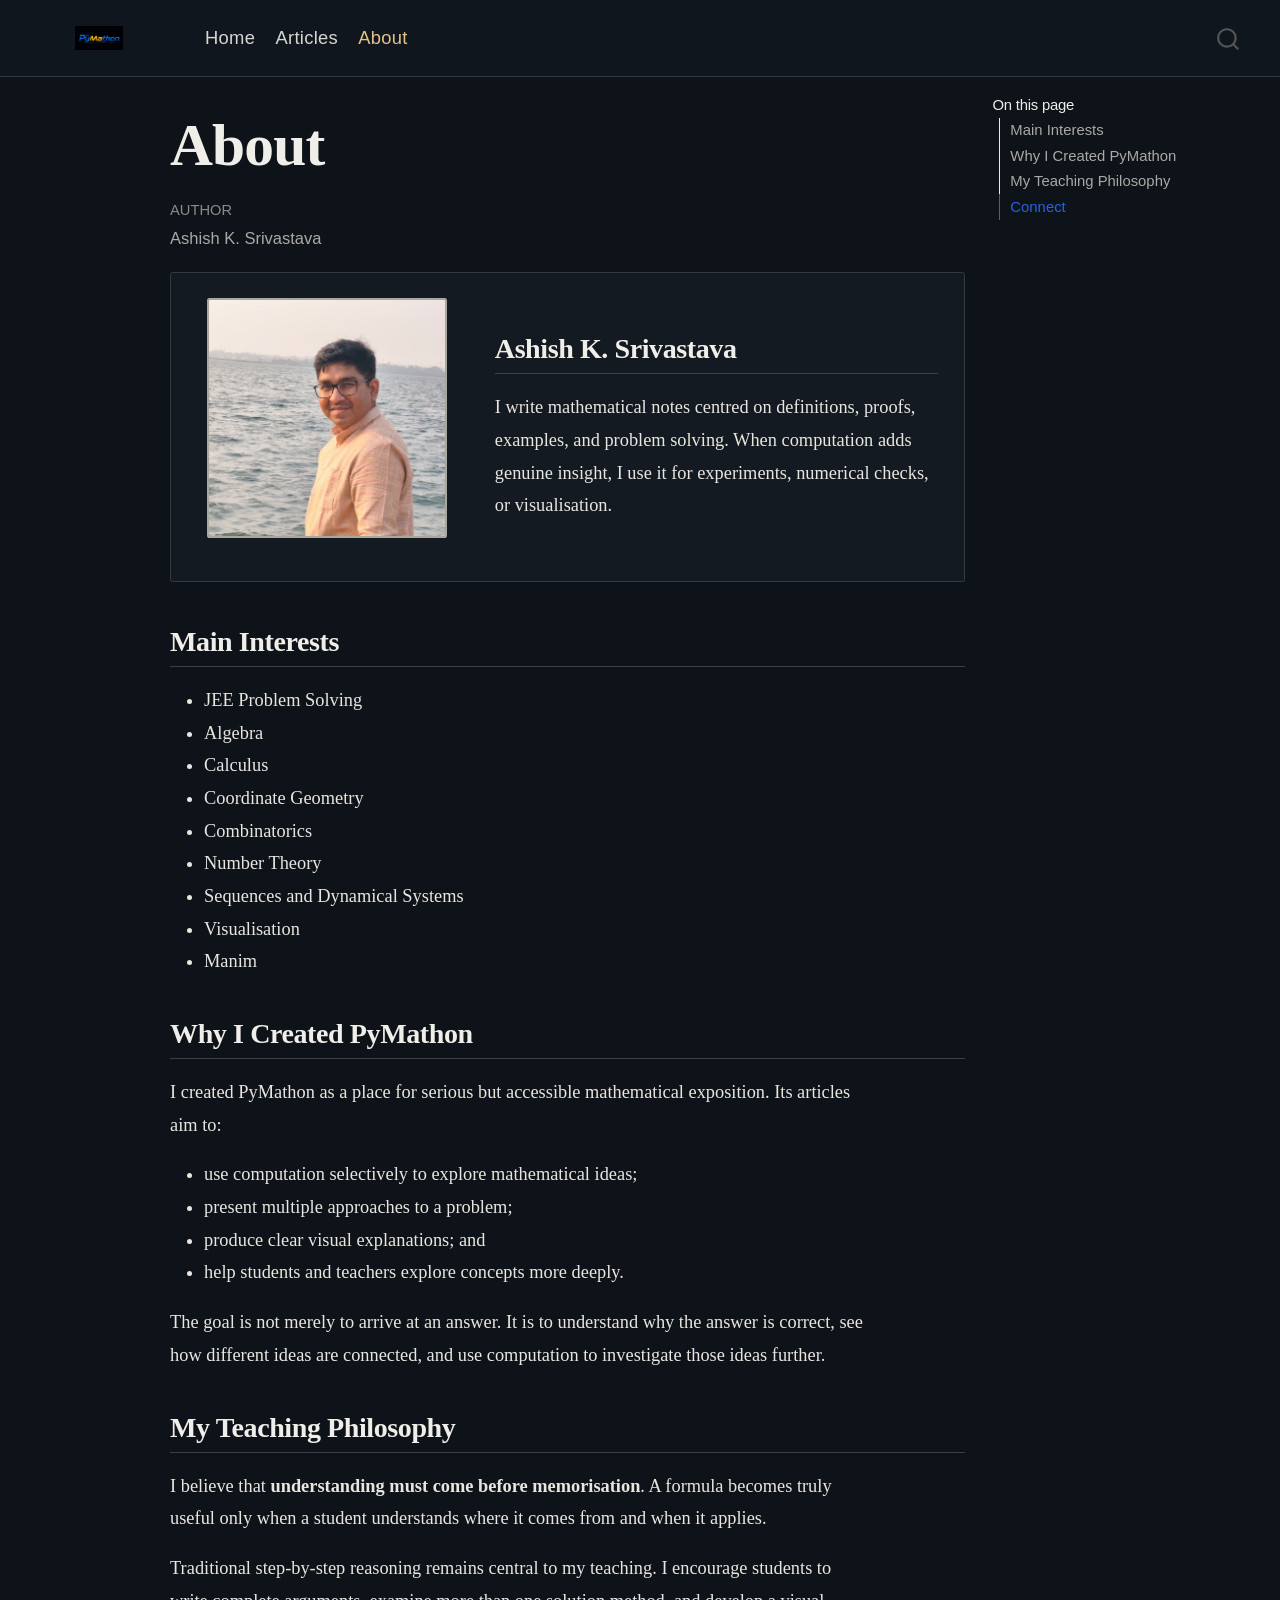
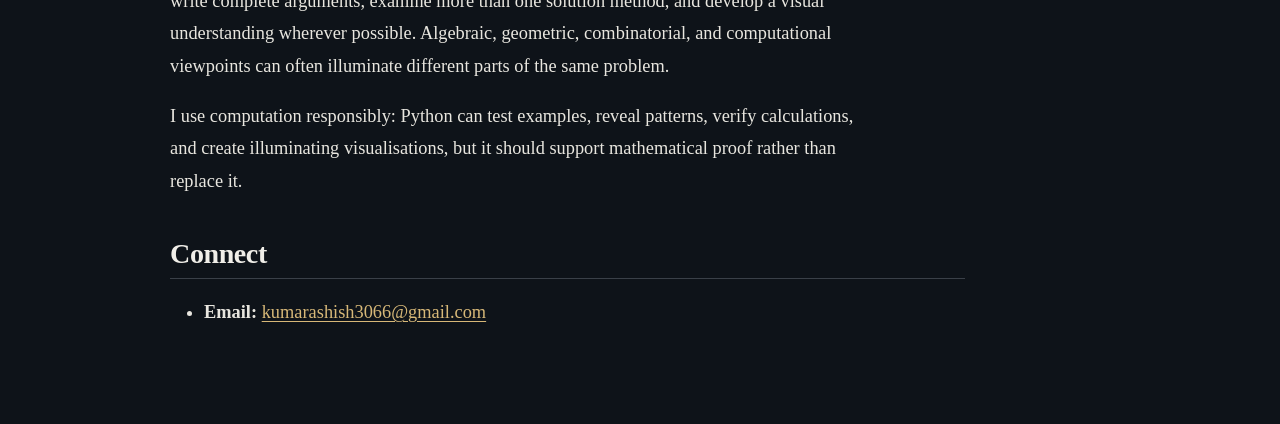
<file: docs/about.html>
<!DOCTYPE html>
<html xmlns="http://www.w3.org/1999/xhtml" lang="en" xml:lang="en"><head>

<meta charset="utf-8">
<meta name="generator" content="quarto-1.9.38">

<meta name="viewport" content="width=device-width, initial-scale=1.0, user-scalable=yes">

<meta name="author" content="Ashish K. Srivastava">

<title>About – PyMathon</title>
<style>
/* Default styles provided by pandoc.
** See https://pandoc.org/MANUAL.html#variables-for-html for config info.
*/
code{white-space: pre-wrap;}
span.smallcaps{font-variant: small-caps;}
div.columns{display: flex; gap: min(4vw, 1.5em);}
div.column{flex: auto; overflow-x: auto;}
div.hanging-indent{margin-left: 1.5em; text-indent: -1.5em;}
ul.task-list{list-style: none;}
ul.task-list li input[type="checkbox"] {
  width: 0.8em;
  margin: 0 0.8em 0.2em -1em; /* quarto-specific, see https://github.com/quarto-dev/quarto-cli/issues/4556 */ 
  vertical-align: middle;
}
</style>


<script src="site_libs/quarto-nav/quarto-nav.js"></script>
<script src="site_libs/quarto-nav/headroom.min.js"></script>
<script src="site_libs/clipboard/clipboard.min.js"></script>
<script src="site_libs/quarto-search/autocomplete.umd.js"></script>
<script src="site_libs/quarto-search/fuse.min.js"></script>
<script src="site_libs/quarto-search/quarto-search.js"></script>
<meta name="quarto:offset" content="./">
<script src="site_libs/quarto-html/quarto.js" type="module"></script>
<script src="site_libs/quarto-html/tabsets/tabsets.js" type="module"></script>
<script src="site_libs/quarto-html/popper.min.js"></script>
<script src="site_libs/quarto-html/tippy.umd.min.js"></script>
<script src="site_libs/quarto-html/anchor.min.js"></script>
<link href="site_libs/quarto-html/tippy.css" rel="stylesheet">
<link href="site_libs/quarto-html/quarto-syntax-highlighting-9de9f6925d305bcf5b7eb9351f368d06.css" rel="stylesheet" id="quarto-text-highlighting-styles">
<script src="site_libs/bootstrap/bootstrap.min.js"></script>
<link href="site_libs/bootstrap/bootstrap-icons.css" rel="stylesheet">
<link href="site_libs/bootstrap/bootstrap-858fa3a77d60bad26bcac1712a2fce27.min.css" rel="stylesheet" append-hash="true" id="quarto-bootstrap" data-mode="light">
<script id="quarto-search-options" type="application/json">{
  "location": "navbar",
  "copy-button": false,
  "collapse-after": 3,
  "panel-placement": "end",
  "type": "overlay",
  "limit": 50,
  "keyboard-shortcut": [
    "f",
    "/",
    "s"
  ],
  "show-item-context": false,
  "language": {
    "search-no-results-text": "No results",
    "search-matching-documents-text": "matching documents",
    "search-copy-link-title": "Copy link to search",
    "search-hide-matches-text": "Hide additional matches",
    "search-more-match-text": "more match in this document",
    "search-more-matches-text": "more matches in this document",
    "search-clear-button-title": "Clear",
    "search-text-placeholder": "",
    "search-detached-cancel-button-title": "Cancel",
    "search-submit-button-title": "Submit",
    "search-label": "Search"
  }
}</script>
<meta name="robots" content="index, follow, max-image-preview:large, max-snippet:-1, max-video-preview:-1">
<meta name="googlebot" content="index, follow, max-image-preview:large, max-snippet:-1, max-video-preview:-1">
<script type="application/ld+json">
{
  "@context": "https://schema.org",
  "@type": "WebSite",
  "name": "PyMathon",
  "url": "https://ashishmathpy.github.io/pymathon/",
  "description": "Carefully written mathematics through definitions, proofs, worked examples, problem solving, and selective computational exploration.",
  "inLanguage": "en",
  "publisher": {
    "@type": "Person",
    "name": "Ashish K. Srivastava"
  }
}
</script>


<link rel="stylesheet" href="styles.css">
<meta property="og:title" content="About – PyMathon">
<meta property="og:description" content="PyMathon presents carefully written mathematics through definitions, proofs, worked examples, problem solving, and selective computational exploration.">
<meta property="og:image" content="https://ashishmathpy.github.io/pymathon/Profilepic.jpg">
<meta property="og:site_name" content="PyMathon">
<meta property="og:image:alt" content="Profile photo">
<link rel="canonical" href="https://ashishmathpy.github.io/pymathon/about.html">
</head>

<body class="nav-fixed quarto-light">

<div id="quarto-search-results"></div>
  <header id="quarto-header" class="headroom fixed-top">
    <nav class="navbar navbar-expand-lg " data-bs-theme="dark">
      <div class="navbar-container container-fluid">
      <div class="navbar-brand-container mx-auto">
    <a href="./index.html" class="navbar-brand navbar-brand-logo">
    <img src="./image.png" alt="PyMathon logo" class="navbar-logo light-content">
    <img src="./image.png" alt="PyMathon logo" class="navbar-logo dark-content">
    </a>
    <a class="navbar-brand" href="./index.html">
    <span class="navbar-title">PyMathon</span>
    </a>
  </div>
            <div id="quarto-search" class="" title="Search"></div>
          <button class="navbar-toggler" type="button" data-bs-toggle="collapse" data-bs-target="#navbarCollapse" aria-controls="navbarCollapse" role="menu" aria-expanded="false" aria-label="Toggle navigation" onclick="if (window.quartoToggleHeadroom) { window.quartoToggleHeadroom(); }">
  <span class="navbar-toggler-icon"></span>
</button>
          <div class="collapse navbar-collapse" id="navbarCollapse">
            <ul class="navbar-nav navbar-nav-scroll me-auto">
  <li class="nav-item">
    <a class="nav-link" href="./index.html"> 
<span class="menu-text">Home</span></a>
  </li>  
  <li class="nav-item">
    <a class="nav-link" href="./index.html#latest-articles"> 
<span class="menu-text">Articles</span></a>
  </li>  
  <li class="nav-item">
    <a class="nav-link active" href="./about.html" aria-current="page"> 
<span class="menu-text">About</span></a>
  </li>  
</ul>
          </div> <!-- /navcollapse -->
            <div class="quarto-navbar-tools">
</div>
      </div> <!-- /container-fluid -->
    </nav>
</header>
<!-- content -->
<div id="quarto-content" class="quarto-container page-columns page-rows-contents page-layout-article page-navbar">
<!-- sidebar -->
<!-- margin-sidebar -->
    <div id="quarto-margin-sidebar" class="sidebar margin-sidebar">
        <nav id="TOC" role="doc-toc" class="toc-active">
    <h2 id="toc-title">On this page</h2>
   
  <ul>
  <li><a href="#main-interests" id="toc-main-interests" class="nav-link active" data-scroll-target="#main-interests">Main Interests</a></li>
  <li><a href="#why-i-created-pymathon" id="toc-why-i-created-pymathon" class="nav-link" data-scroll-target="#why-i-created-pymathon">Why I Created PyMathon</a></li>
  <li><a href="#my-teaching-philosophy" id="toc-my-teaching-philosophy" class="nav-link" data-scroll-target="#my-teaching-philosophy">My Teaching Philosophy</a></li>
  <li><a href="#connect" id="toc-connect" class="nav-link" data-scroll-target="#connect">Connect</a></li>
  </ul>
</nav>
    </div>
<!-- main -->
<main class="content" id="quarto-document-content">

<header id="title-block-header" class="quarto-title-block default">
<div class="quarto-title">
<h1 class="title">About</h1>
</div>



<div class="quarto-title-meta">

    <div>
    <div class="quarto-title-meta-heading">Author</div>
    <div class="quarto-title-meta-contents">
             <p>Ashish K. Srivastava </p>
          </div>
  </div>
    
  
    
  </div>
  


</header>


<div class="about-hero">
<div class="about-photo">
<p><img src="Profilepic.jpg" class="about-portrait" alt="Profile photo"></p>
</div>
<section id="ashish-k.-srivastava" class="level2 about-intro">
<h2 class="anchored" data-anchor-id="ashish-k.-srivastava">Ashish K. Srivastava</h2>
<p>I write mathematical notes centred on definitions, proofs, examples, and problem solving. When computation adds genuine insight, I use it for experiments, numerical checks, or visualisation.</p>
</section>
</div>
<section id="main-interests" class="level2">
<h2 class="anchored" data-anchor-id="main-interests">Main Interests</h2>
<ul>
<li>JEE Problem Solving</li>
<li>Algebra</li>
<li>Calculus</li>
<li>Coordinate Geometry</li>
<li>Combinatorics</li>
<li>Number Theory</li>
<li>Sequences and Dynamical Systems</li>
<li>Visualisation</li>
<li>Manim</li>
</ul>
</section>
<section id="why-i-created-pymathon" class="level2">
<h2 class="anchored" data-anchor-id="why-i-created-pymathon">Why I Created PyMathon</h2>
<p>I created PyMathon as a place for serious but accessible mathematical exposition. Its articles aim to:</p>
<ul>
<li>use computation selectively to explore mathematical ideas;</li>
<li>present multiple approaches to a problem;</li>
<li>produce clear visual explanations; and</li>
<li>help students and teachers explore concepts more deeply.</li>
</ul>
<p>The goal is not merely to arrive at an answer. It is to understand why the answer is correct, see how different ideas are connected, and use computation to investigate those ideas further.</p>
</section>
<section id="my-teaching-philosophy" class="level2">
<h2 class="anchored" data-anchor-id="my-teaching-philosophy">My Teaching Philosophy</h2>
<p>I believe that <strong>understanding must come before memorisation</strong>. A formula becomes truly useful only when a student understands where it comes from and when it applies.</p>
<p>Traditional step-by-step reasoning remains central to my teaching. I encourage students to write complete arguments, examine more than one solution method, and develop a visual understanding wherever possible. Algebraic, geometric, combinatorial, and computational viewpoints can often illuminate different parts of the same problem.</p>
<p>I use computation responsibly: Python can test examples, reveal patterns, verify calculations, and create illuminating visualisations, but it should support mathematical proof rather than replace it.</p>
</section>
<section id="connect" class="level2">
<h2 class="anchored" data-anchor-id="connect">Connect</h2>
<ul>
<li><strong>Email:</strong> <a href="mailto:kumarashish3066@gmail.com">kumarashish3066@gmail.com</a></li>
</ul>


</section>

</main> <!-- /main -->
<script id="quarto-html-after-body" type="application/javascript">
  window.document.addEventListener("DOMContentLoaded", function (event) {
    const icon = "";
    const anchorJS = new window.AnchorJS();
    anchorJS.options = {
      placement: 'right',
      icon: icon
    };
    anchorJS.add('.anchored');
    const isCodeAnnotation = (el) => {
      for (const clz of el.classList) {
        if (clz.startsWith('code-annotation-')) {                     
          return true;
        }
      }
      return false;
    }
    const onCopySuccess = function(e) {
      // button target
      const button = e.trigger;
      // don't keep focus
      button.blur();
      // flash "checked"
      button.classList.add('code-copy-button-checked');
      var currentTitle = button.getAttribute("title");
      button.setAttribute("title", "Copied!");
      let tooltip;
      if (window.bootstrap) {
        button.setAttribute("data-bs-toggle", "tooltip");
        button.setAttribute("data-bs-placement", "left");
        button.setAttribute("data-bs-title", "Copied!");
        tooltip = new bootstrap.Tooltip(button, 
          { trigger: "manual", 
            customClass: "code-copy-button-tooltip",
            offset: [0, -8]});
        tooltip.show();    
      }
      setTimeout(function() {
        if (tooltip) {
          tooltip.hide();
          button.removeAttribute("data-bs-title");
          button.removeAttribute("data-bs-toggle");
          button.removeAttribute("data-bs-placement");
        }
        button.setAttribute("title", currentTitle);
        button.classList.remove('code-copy-button-checked');
      }, 1000);
      // clear code selection
      e.clearSelection();
    }
    const getTextToCopy = function(trigger) {
      const outerScaffold = trigger.parentElement.cloneNode(true);
      const codeEl = outerScaffold.querySelector('code');
      for (const childEl of codeEl.children) {
        if (isCodeAnnotation(childEl)) {
          childEl.remove();
        }
      }
      return codeEl.innerText;
    }
    const clipboard = new window.ClipboardJS('.code-copy-button:not([data-in-quarto-modal])', {
      text: getTextToCopy
    });
    clipboard.on('success', onCopySuccess);
    if (window.document.getElementById('quarto-embedded-source-code-modal')) {
      const clipboardModal = new window.ClipboardJS('.code-copy-button[data-in-quarto-modal]', {
        text: getTextToCopy,
        container: window.document.getElementById('quarto-embedded-source-code-modal')
      });
      clipboardModal.on('success', onCopySuccess);
    }
      var localhostRegex = new RegExp(/^(?:http|https):\/\/localhost\:?[0-9]*\//);
      var mailtoRegex = new RegExp(/^mailto:/);
        var filterRegex = new RegExp("https:\/\/ashishmathpy\.github\.io\/pymathon\/");
      var isInternal = (href) => {
          return filterRegex.test(href) || localhostRegex.test(href) || mailtoRegex.test(href);
      }
      // Inspect non-navigation links and adorn them if external
     var links = window.document.querySelectorAll('a[href]:not(.nav-link):not(.navbar-brand):not(.toc-action):not(.sidebar-link):not(.sidebar-item-toggle):not(.pagination-link):not(.no-external):not([aria-hidden]):not(.dropdown-item):not(.quarto-navigation-tool):not(.about-link)');
      for (var i=0; i<links.length; i++) {
        const link = links[i];
        if (!isInternal(link.href)) {
          // undo the damage that might have been done by quarto-nav.js in the case of
          // links that we want to consider external
          if (link.dataset.originalHref !== undefined) {
            link.href = link.dataset.originalHref;
          }
        }
      }
    function tippyHover(el, contentFn, onTriggerFn, onUntriggerFn) {
      const config = {
        allowHTML: true,
        maxWidth: 500,
        delay: 100,
        arrow: false,
        appendTo: function(el) {
            return el.parentElement;
        },
        interactive: true,
        interactiveBorder: 10,
        theme: 'quarto',
        placement: 'bottom-start',
      };
      if (contentFn) {
        config.content = contentFn;
      }
      if (onTriggerFn) {
        config.onTrigger = onTriggerFn;
      }
      if (onUntriggerFn) {
        config.onUntrigger = onUntriggerFn;
      }
      window.tippy(el, config); 
    }
    const noterefs = window.document.querySelectorAll('a[role="doc-noteref"]');
    for (var i=0; i<noterefs.length; i++) {
      const ref = noterefs[i];
      tippyHover(ref, function() {
        // use id or data attribute instead here
        let href = ref.getAttribute('data-footnote-href') || ref.getAttribute('href');
        try { href = new URL(href).hash; } catch {}
        const id = href.replace(/^#\/?/, "");
        const note = window.document.getElementById(id);
        if (note) {
          return note.innerHTML;
        } else {
          return "";
        }
      });
    }
    const xrefs = window.document.querySelectorAll('a.quarto-xref');
    const processXRef = (id, note) => {
      // Strip column container classes
      const stripColumnClz = (el) => {
        el.classList.remove("page-full", "page-columns");
        if (el.children) {
          for (const child of el.children) {
            stripColumnClz(child);
          }
        }
      }
      stripColumnClz(note)
      if (id === null || id.startsWith('sec-')) {
        // Special case sections, only their first couple elements
        const container = document.createElement("div");
        if (note.children && note.children.length > 2) {
          container.appendChild(note.children[0].cloneNode(true));
          for (let i = 1; i < note.children.length; i++) {
            const child = note.children[i];
            if (child.tagName === "P" && child.innerText === "") {
              continue;
            } else {
              container.appendChild(child.cloneNode(true));
              break;
            }
          }
          if (window.Quarto?.typesetMath) {
            window.Quarto.typesetMath(container);
          }
          return container.innerHTML
        } else {
          if (window.Quarto?.typesetMath) {
            window.Quarto.typesetMath(note);
          }
          return note.innerHTML;
        }
      } else {
        // Remove any anchor links if they are present
        const anchorLink = note.querySelector('a.anchorjs-link');
        if (anchorLink) {
          anchorLink.remove();
        }
        if (window.Quarto?.typesetMath) {
          window.Quarto.typesetMath(note);
        }
        if (note.classList.contains("callout")) {
          return note.outerHTML;
        } else {
          return note.innerHTML;
        }
      }
    }
    for (var i=0; i<xrefs.length; i++) {
      const xref = xrefs[i];
      tippyHover(xref, undefined, function(instance) {
        instance.disable();
        let url = xref.getAttribute('href');
        let hash = undefined; 
        if (url.startsWith('#')) {
          hash = url;
        } else {
          try { hash = new URL(url).hash; } catch {}
        }
        if (hash) {
          const id = hash.replace(/^#\/?/, "");
          const note = window.document.getElementById(id);
          if (note !== null) {
            try {
              const html = processXRef(id, note.cloneNode(true));
              instance.setContent(html);
            } finally {
              instance.enable();
              instance.show();
            }
          } else {
            // See if we can fetch this
            fetch(url.split('#')[0])
            .then(res => res.text())
            .then(html => {
              const parser = new DOMParser();
              const htmlDoc = parser.parseFromString(html, "text/html");
              const note = htmlDoc.getElementById(id);
              if (note !== null) {
                const html = processXRef(id, note);
                instance.setContent(html);
              } 
            }).finally(() => {
              instance.enable();
              instance.show();
            });
          }
        } else {
          // See if we can fetch a full url (with no hash to target)
          // This is a special case and we should probably do some content thinning / targeting
          fetch(url)
          .then(res => res.text())
          .then(html => {
            const parser = new DOMParser();
            const htmlDoc = parser.parseFromString(html, "text/html");
            const note = htmlDoc.querySelector('main.content');
            if (note !== null) {
              // This should only happen for chapter cross references
              // (since there is no id in the URL)
              // remove the first header
              if (note.children.length > 0 && note.children[0].tagName === "HEADER") {
                note.children[0].remove();
              }
              const html = processXRef(null, note);
              instance.setContent(html);
            } 
          }).finally(() => {
            instance.enable();
            instance.show();
          });
        }
      }, function(instance) {
      });
    }
        let selectedAnnoteEl;
        const selectorForAnnotation = ( cell, annotation) => {
          let cellAttr = 'data-code-cell="' + cell + '"';
          let lineAttr = 'data-code-annotation="' +  annotation + '"';
          const selector = 'span[' + cellAttr + '][' + lineAttr + ']';
          return selector;
        }
        const selectCodeLines = (annoteEl) => {
          const doc = window.document;
          const targetCell = annoteEl.getAttribute("data-target-cell");
          const targetAnnotation = annoteEl.getAttribute("data-target-annotation");
          const annoteSpan = window.document.querySelector(selectorForAnnotation(targetCell, targetAnnotation));
          const lines = annoteSpan.getAttribute("data-code-lines").split(",");
          const lineIds = lines.map((line) => {
            return targetCell + "-" + line;
          })
          let top = null;
          let height = null;
          let parent = null;
          if (lineIds.length > 0) {
              //compute the position of the single el (top and bottom and make a div)
              const el = window.document.getElementById(lineIds[0]);
              top = el.offsetTop;
              height = el.offsetHeight;
              parent = el.parentElement.parentElement;
            if (lineIds.length > 1) {
              const lastEl = window.document.getElementById(lineIds[lineIds.length - 1]);
              const bottom = lastEl.offsetTop + lastEl.offsetHeight;
              height = bottom - top;
            }
            if (top !== null && height !== null && parent !== null) {
              // cook up a div (if necessary) and position it 
              let div = window.document.getElementById("code-annotation-line-highlight");
              if (div === null) {
                div = window.document.createElement("div");
                div.setAttribute("id", "code-annotation-line-highlight");
                div.style.position = 'absolute';
                parent.appendChild(div);
              }
              div.style.top = top - 2 + "px";
              div.style.height = height + 4 + "px";
              div.style.left = 0;
              let gutterDiv = window.document.getElementById("code-annotation-line-highlight-gutter");
              if (gutterDiv === null) {
                gutterDiv = window.document.createElement("div");
                gutterDiv.setAttribute("id", "code-annotation-line-highlight-gutter");
                gutterDiv.style.position = 'absolute';
                const codeCell = window.document.getElementById(targetCell);
                const gutter = codeCell.querySelector('.code-annotation-gutter');
                gutter.appendChild(gutterDiv);
              }
              gutterDiv.style.top = top - 2 + "px";
              gutterDiv.style.height = height + 4 + "px";
            }
            selectedAnnoteEl = annoteEl;
          }
        };
        const unselectCodeLines = () => {
          const elementsIds = ["code-annotation-line-highlight", "code-annotation-line-highlight-gutter"];
          elementsIds.forEach((elId) => {
            const div = window.document.getElementById(elId);
            if (div) {
              div.remove();
            }
          });
          selectedAnnoteEl = undefined;
        };
          // Handle positioning of the toggle
      window.addEventListener(
        "resize",
        throttle(() => {
          elRect = undefined;
          if (selectedAnnoteEl) {
            selectCodeLines(selectedAnnoteEl);
          }
        }, 10)
      );
      function throttle(fn, ms) {
      let throttle = false;
      let timer;
        return (...args) => {
          if(!throttle) { // first call gets through
              fn.apply(this, args);
              throttle = true;
          } else { // all the others get throttled
              if(timer) clearTimeout(timer); // cancel #2
              timer = setTimeout(() => {
                fn.apply(this, args);
                timer = throttle = false;
              }, ms);
          }
        };
      }
        // Attach click handler to the DT
        const annoteDls = window.document.querySelectorAll('dt[data-target-cell]');
        for (const annoteDlNode of annoteDls) {
          annoteDlNode.addEventListener('click', (event) => {
            const clickedEl = event.target;
            if (clickedEl !== selectedAnnoteEl) {
              unselectCodeLines();
              const activeEl = window.document.querySelector('dt[data-target-cell].code-annotation-active');
              if (activeEl) {
                activeEl.classList.remove('code-annotation-active');
              }
              selectCodeLines(clickedEl);
              clickedEl.classList.add('code-annotation-active');
            } else {
              // Unselect the line
              unselectCodeLines();
              clickedEl.classList.remove('code-annotation-active');
            }
          });
        }
    const findCites = (el) => {
      const parentEl = el.parentElement;
      if (parentEl) {
        const cites = parentEl.dataset.cites;
        if (cites) {
          return {
            el,
            cites: cites.split(' ')
          };
        } else {
          return findCites(el.parentElement)
        }
      } else {
        return undefined;
      }
    };
    var bibliorefs = window.document.querySelectorAll('a[role="doc-biblioref"]');
    for (var i=0; i<bibliorefs.length; i++) {
      const ref = bibliorefs[i];
      const citeInfo = findCites(ref);
      if (citeInfo) {
        tippyHover(citeInfo.el, function() {
          var popup = window.document.createElement('div');
          citeInfo.cites.forEach(function(cite) {
            var citeDiv = window.document.createElement('div');
            citeDiv.classList.add('hanging-indent');
            citeDiv.classList.add('csl-entry');
            var biblioDiv = window.document.getElementById('ref-' + cite);
            if (biblioDiv) {
              citeDiv.innerHTML = biblioDiv.innerHTML;
            }
            popup.appendChild(citeDiv);
          });
          return popup.innerHTML;
        });
      }
    }
  });
  </script>
</div> <!-- /content -->




</body></html>
</file>
<file: docs/site_libs/quarto-html/tippy.css>
.tippy-box[data-animation=fade][data-state=hidden]{opacity:0}[data-tippy-root]{max-width:calc(100vw - 10px)}.tippy-box{position:relative;background-color:#333;color:#fff;border-radius:4px;font-size:14px;line-height:1.4;white-space:normal;outline:0;transition-property:transform,visibility,opacity}.tippy-box[data-placement^=top]>.tippy-arrow{bottom:0}.tippy-box[data-placement^=top]>.tippy-arrow:before{bottom:-7px;left:0;border-width:8px 8px 0;border-top-color:initial;transform-origin:center top}.tippy-box[data-placement^=bottom]>.tippy-arrow{top:0}.tippy-box[data-placement^=bottom]>.tippy-arrow:before{top:-7px;left:0;border-width:0 8px 8px;border-bottom-color:initial;transform-origin:center bottom}.tippy-box[data-placement^=left]>.tippy-arrow{right:0}.tippy-box[data-placement^=left]>.tippy-arrow:before{border-width:8px 0 8px 8px;border-left-color:initial;right:-7px;transform-origin:center left}.tippy-box[data-placement^=right]>.tippy-arrow{left:0}.tippy-box[data-placement^=right]>.tippy-arrow:before{left:-7px;border-width:8px 8px 8px 0;border-right-color:initial;transform-origin:center right}.tippy-box[data-inertia][data-state=visible]{transition-timing-function:cubic-bezier(.54,1.5,.38,1.11)}.tippy-arrow{width:16px;height:16px;color:#333}.tippy-arrow:before{content:"";position:absolute;border-color:transparent;border-style:solid}.tippy-content{position:relative;padding:5px 9px;z-index:1}
</file>
<file: docs/site_libs/quarto-html/quarto-syntax-highlighting-9de9f6925d305bcf5b7eb9351f368d06.css>
/* quarto syntax highlight colors */
:root {
  --quarto-hl-al-color: #ff5555;
  --quarto-hl-an-color: #75715e;
  --quarto-hl-at-color: #f92672;
  --quarto-hl-bn-color: #ae81ff;
  --quarto-hl-bu-color: #66D9EF;
  --quarto-hl-ch-color: #e6db74;
  --quarto-hl-co-color: #75715e;
  --quarto-hl-cv-color: #75715e;
  --quarto-hl-cn-color: #ae81ff;
  --quarto-hl-cf-color: #f92672;
  --quarto-hl-dt-color: #66d9ef;
  --quarto-hl-dv-color: #ae81ff;
  --quarto-hl-do-color: #75715e;
  --quarto-hl-er-color: #ff5555;
  --quarto-hl-ex-color: #a6e22e;
  --quarto-hl-fl-color: #ae81ff;
  --quarto-hl-fu-color: #a6e22e;
  --quarto-hl-im-color: #f92672;
  --quarto-hl-in-color: #f1fa8c;
  --quarto-hl-kw-color: #f92672;
  --quarto-hl-op-color: #f8f8f2;
  --quarto-hl-pp-color: #f92672;
  --quarto-hl-re-color: #75715e;
  --quarto-hl-sc-color: #ae81ff;
  --quarto-hl-ss-color: #e6db74;
  --quarto-hl-st-color: #e6db74;
  --quarto-hl-va-color: #f8f8f2;
  --quarto-hl-vs-color: #e6db74;
  --quarto-hl-wa-color: #ff5555;
}

/* other quarto variables */
:root {
  --quarto-font-monospace: SFMono-Regular, Menlo, Monaco, Consolas, "Liberation Mono", "Courier New", monospace;
}

/* syntax highlight based on Pandoc's rules */
pre > code.sourceCode > span {
  color: #f8f8f2;
}

code.sourceCode > span {
  color: #f8f8f2;
}

div.sourceCode,
div.sourceCode pre.sourceCode {
  color: #f8f8f2;
}

/* Normal */
code span {
  color: #f8f8f2;
}

/* Alert */
code span.al {
  font-weight: bold;
  color: #ff5555;
}

/* Annotation */
code span.an {
  color: #75715e;
}

/* Attribute */
code span.at {
  color: #f92672;
}

/* BaseN */
code span.bn {
  color: #ae81ff;
}

/* BuiltIn */
code span.bu {
  color: #66D9EF;
}

/* ControlFlow */
code span.cf {
  color: #f92672;
}

/* Char */
code span.ch {
  color: #e6db74;
}

/* Constant */
code span.cn {
  color: #ae81ff;
}

/* Comment */
code span.co {
  color: #75715e;
}

/* CommentVar */
code span.cv {
  color: #75715e;
}

/* Documentation */
code span.do {
  color: #75715e;
}

/* DataType */
code span.dt {
  font-style: italic;
  color: #66d9ef;
}

/* DecVal */
code span.dv {
  color: #ae81ff;
}

/* Error */
code span.er {
  color: #ff5555;
  text-decoration: underline;
}

/* Extension */
code span.ex {
  font-weight: bold;
  color: #a6e22e;
}

/* Float */
code span.fl {
  color: #ae81ff;
}

/* Function */
code span.fu {
  color: #a6e22e;
}

/* Import */
code span.im {
  color: #f92672;
}

/* Information */
code span.in {
  color: #f1fa8c;
}

/* Keyword */
code span.kw {
  color: #f92672;
}

/* Operator */
code span.op {
  color: #f8f8f2;
}

/* Preprocessor */
code span.pp {
  color: #f92672;
}

/* RegionMarker */
code span.re {
  color: #75715e;
}

/* SpecialChar */
code span.sc {
  color: #ae81ff;
}

/* SpecialString */
code span.ss {
  color: #e6db74;
}

/* String */
code span.st {
  color: #e6db74;
}

/* Variable */
code span.va {
  color: #f8f8f2;
}

/* VerbatimString */
code span.vs {
  color: #e6db74;
}

/* Warning */
code span.wa {
  color: #ff5555;
}

.prevent-inlining {
  content: "</";
}

/*# sourceMappingURL=65b23bbf04c14b1e25e4585fbe12a9f9.css.map */
</file>
<file: docs/styles.css>
/* Restrained, readable styling for PyMathon. */
@font-face {
  font-family: "Euler Math";
  src: url("fonts/Euler-Math.woff2") format("woff2");
  font-style: normal;
  font-weight: normal;
  font-display: swap;
}

@font-face {
  font-family: "JetBrains Mono";
  src: url("fonts/JetBrainsMono-Regular.woff2") format("woff2");
  font-style: normal;
  font-weight: 400;
  font-display: swap;
}

:root {
  --pymathon-ink: #e7edf4;
  --pymathon-muted: #aebdcb;
  --pymathon-accent: #57b9c5;
  --pymathon-border: #2c4055;
  --pymathon-soft: #142235;
  --pymathon-page: #0c1521;
  --pymathon-surface: #101d2d;
  --pymathon-code: #0a111b;
}

*,
*::before,
*::after {
  box-sizing: border-box;
}

html {
  overflow-x: clip;
}

body {
  color: var(--pymathon-ink);
  background-color: var(--pymathon-page);
  font-size: 1.05rem;
  line-height: 1.72;
  overflow-wrap: break-word;
}

img,
svg,
video,
canvas {
  max-width: 100%;
  height: auto;
}

a,
a:hover,
a:focus {
  color: #74d0da;
}

.navbar,
.quarto-title-banner,
footer.footer {
  color: var(--pymathon-ink);
  background-color: var(--pymathon-surface);
  border-color: var(--pymathon-border);
}

.navbar .navbar-brand,
.navbar .nav-link,
.quarto-title-banner .quarto-title .title {
  color: var(--pymathon-ink);
}

.navbar-brand img {
  width: min(10rem, 42vw);
  height: 2.75rem;
  margin-right: 0.2rem;
  object-fit: contain;
  object-position: center;
  background: transparent;
}

.navbar-brand .navbar-title {
  display: none;
}

.navbar .nav-link:hover,
.navbar .nav-link.active {
  color: #f3c56b;
}

.quarto-title-meta,
.quarto-title-meta-heading,
.description,
.listing-description,
.listing-date,
.listing-author {
  color: var(--pymathon-muted);
}

main.content {
  max-width: 920px;
}

h1,
h2,
h3 {
  line-height: 1.25;
  letter-spacing: -0.01em;
}

h2 {
  margin-top: 2.25rem;
}

p,
li {
  max-width: 76ch;
}

.pymathon-cta {
  margin: 0.4rem 0 1.25rem;
  padding: 0.65rem 1rem;
  color: #071019;
  background-color: var(--pymathon-accent);
  border-color: var(--pymathon-accent);
}

.pymathon-home-hero {
  position: relative;
  margin: 0.5rem 0 2.5rem;
  padding: clamp(1.75rem, 5vw, 3.5rem);
  overflow: hidden;
  color: #f8fbff;
  background:
    radial-gradient(circle at 88% 15%, rgb(85 180 184 / 32%), transparent 30%),
    radial-gradient(circle at 12% 95%, rgb(219 170 84 / 25%), transparent 32%),
    linear-gradient(135deg, #102b47, #1d4d72);
  border-radius: 0.9rem;
  box-shadow: 0 14px 32px rgb(25 54 82 / 18%);
}

.pymathon-home-hero::after {
  position: absolute;
  inset: 0;
  pointer-events: none;
  content: "";
  background-image: linear-gradient(rgb(255 255 255 / 6%) 1px, transparent 1px), linear-gradient(90deg, rgb(255 255 255 / 6%) 1px, transparent 1px);
  background-size: 32px 32px;
  mask-image: linear-gradient(to right, black, transparent 80%);
}

.pymathon-home-hero > * {
  position: relative;
  z-index: 1;
  max-width: 68ch;
}

.pymathon-home-hero h1 {
  margin: 0.45rem 0 1rem;
  color: #fff;
  font-size: clamp(2rem, 6vw, 3.4rem);
}

.pymathon-home-hero p {
  color: #e6eff7;
}

.pymathon-home-kicker {
  color: #f3c56b;
  font-size: 0.76rem;
  font-weight: 700;
  letter-spacing: 0.13em;
}

.pymathon-home-hero .pymathon-cta {
  margin-bottom: 0;
  color: #173c5e;
  background: #f3c56b;
  border-color: #f3c56b;
}

.pymathon-home-hero .pymathon-cta:hover,
.pymathon-home-hero .pymathon-cta:focus {
  color: #102b47;
  background: #ffe0a0;
  border-color: #ffe0a0;
}

.featured-article {
  margin: 1.25rem 0 2.5rem;
  padding: 1.5rem;
  background: linear-gradient(135deg, #18314b, #13253a);
  border: 1px solid #4b7897;
  border-radius: 0.75rem;
  box-shadow: 0 10px 24px rgb(0 0 0 / 16%);
}

.featured-article h3 {
  margin-top: 0;
  color: #f3c56b;
}

.featured-article p {
  color: #d3e1eb;
}

.topic-grid {
  display: grid;
  grid-template-columns: repeat(auto-fit, minmax(210px, 1fr));
  gap: 1rem;
  margin: 1.5rem 0 2.5rem;
}

.topic-card,
.article-info {
  padding: 1.1rem 1.2rem;
  background: #14263a;
  border: 1px solid #35516a;
  border-radius: 0.65rem;
}

.topic-card h2 {
  margin-top: 0;
  color: #f3c56b;
  font-size: 1.2rem;
}

.topic-card p {
  margin-bottom: 0;
  color: #c8d7e5;
}

.article-info {
  margin: 1.5rem 0;
  color: #d8e7ef;
  border-left: 4px solid #57b9c5;
}

.article-info strong {
  color: #f3c56b;
}

.king-applet {
  margin: 1.5rem 0 2rem;
  padding: clamp(1rem, 3vw, 1.5rem);
  background: linear-gradient(145deg, #13273b, #0d1a29);
  border: 1px solid #3d6079;
  border-radius: 0.8rem;
  box-shadow: 0 12px 30px rgb(0 0 0 / 22%);
}

.king-toolbar label { display: flex; justify-content: space-between; gap: 1rem; color: #dce8f1; }
.king-toolbar output { color: #f3c56b; font-variant-numeric: tabular-nums; }
.king-toolbar input { width: 100%; margin: 0.8rem 0 1rem; accent-color: #57b9c5; touch-action: pan-y; }
#king-svg { display: block; width: 100%; border: 1px solid #2c4055; border-radius: 0.5rem; background: #0b1521; cursor: ew-resize; touch-action: none; overflow: hidden; }
#king-svg svg { display: block; width: 100%; height: auto; min-height: 310px; font-family: system-ui, sans-serif; }
.cell-output-display img[src$=".svg"] { display: block; width: 100%; height: auto; background: #0c1521; border: 1px solid var(--pymathon-border); }
.king-readout { display: grid; grid-template-columns: repeat(2, minmax(0, 1fr)); gap: 0.45rem 1.2rem; margin-top: 1rem; color: #cbd8e4; font-size: 0.94rem; }
.king-readout strong { color: #f5f8fb; font-variant-numeric: tabular-nums; }
.king-dot { display: inline-block; width: 0.7rem; height: 0.7rem; margin-right: 0.35rem; border-radius: 50%; }
.king-blue { background: #7be1eb; } .king-gold { background: #ffd27a; }
.king-instruction { margin: 0.8rem 0 0; color: #9eb2c3; font-size: 0.88rem; }

@media (max-width: 600px) {
  .king-readout { grid-template-columns: 1fr; }
  .king-toolbar label { align-items: baseline; font-size: 0.92rem; }
}

.about-hero {
  display: grid;
  grid-template-columns: minmax(190px, 260px) minmax(0, 1fr);
  gap: 2.25rem;
  align-items: center;
  margin: 1rem 0 2.5rem;
  padding: 1.5rem;
  background: var(--pymathon-soft);
  border: 1px solid var(--pymathon-border);
  border-radius: 0.75rem;
}

.about-intro h2 {
  margin-top: 0;
}

.about-intro p:last-child {
  margin-bottom: 0;
}

.about-portrait {
  display: block;
  width: 100%;
  max-width: 240px;
  aspect-ratio: 1;
  margin: 0 auto;
  object-fit: cover;
  object-position: center top;
  border-radius: 50%;
  border: 4px solid #d3eced;
  box-shadow: 0 8px 24px rgb(0 0 0 / 32%);
}

.about-logo {
  display: block;
  width: 100%;
  max-width: 520px;
  height: auto;
  margin: 0 auto;
  padding: 0.6rem;
  object-fit: contain;
  object-position: center;
  background: #0a111b;
  border: 1px solid #35516a;
  border-radius: 0.75rem;
  box-shadow: 0 8px 24px rgb(0 0 0 / 32%);
}

pre,
.sourceCode {
  max-width: 100%;
  overflow-x: auto;
  color: #e5edf5;
  background-color: var(--pymathon-code);
  border: 1px solid var(--pymathon-border);
  font-size: 0.92rem;
  line-height: 1.55;
  border-radius: 0.4rem;
}

div.sourceCode,
div.sourceCode pre.sourceCode,
pre.sourceCode {
  color: #e8f0f7 !important;
  background: #1a293a !important;
  border: 1px solid #3e5870;
  box-shadow: inset 0 1px 0 rgb(255 255 255 / 5%);
}

code.sourceCode > span,
pre > code.sourceCode > span,
code span,
code span.va,
code span.bu,
code span.ex {
  color: #e8f0f7 !important;
}

code span.kw,
code span.cf,
code span.ot {
  color: #f6d17a !important;
}

code span.fu,
code span.im {
  color: #7dd3fc !important;
}

code span.st,
code span.ch,
code span.ss,
code span.vs {
  color: #9fe6b8 !important;
}

code span.dv,
code span.fl,
code span.bn,
code span.cn,
code span.dt,
code span.pp,
code span.er,
code span.al {
  color: #f8a7a7 !important;
}

code span.op,
code span.co,
code span.an,
code span.cv,
code span.do,
code span.in,
code span.sc {
  color: #b8c7d8 !important;
}

.cell-output,
.cell-output pre {
  color: #d6e3ee;
  background-color: #111d2c;
  border-color: #36516a;
}

.table,
table {
  --bs-table-color: var(--pymathon-ink);
  --bs-table-bg: transparent;
  --bs-table-border-color: var(--pymathon-border);
  --bs-table-striped-color: var(--pymathon-ink);
  --bs-table-striped-bg: rgb(255 255 255 / 4%);
  --bs-table-hover-color: var(--pymathon-ink);
  --bs-table-hover-bg: rgb(87 185 197 / 10%);
}

.quarto-listing .listing,
.quarto-listing .listing .listing-item {
  border-color: var(--pymathon-border);
}

.quarto-listing .listing .listing-item:hover {
  background-color: rgb(87 185 197 / 7%);
}

.quarto-listing .quarto-post {
  margin: 1.25rem 0;
  padding: 1.35rem;
  background: linear-gradient(135deg, #15263a, #122033);
  border: 1px solid #35516a;
  border-radius: 0.75rem;
  box-shadow: 0 10px 24px rgb(0 0 0 / 16%);
}

.quarto-listing .listing-title {
  margin-bottom: 0.45rem;
  font-size: clamp(1.3rem, 3vw, 1.7rem);
}

.quarto-listing .listing-title a {
  color: #f1f6fb;
}

.quarto-listing .listing-title a:hover {
  color: #f3c56b;
}

.quarto-listing .listing-subtitle,
.quarto-listing .listing-subtitle a {
  color: #b9cce0;
  font-size: 1.02rem;
}

.quarto-listing .listing-description,
.quarto-listing .listing-description a {
  color: #d2dfeb;
  line-height: 1.65;
}

.quarto-listing .listing-date,
.quarto-listing .listing-author,
.quarto-listing .metadata a {
  color: #a9bfd1;
}

.quarto-listing .listing-category {
  color: #d7edf0;
  background: #1b4052;
  border-color: #5aaeba;
}

.quarto-listing .listing-category:hover {
  color: #08131d;
  background: #8ed7dc;
}

.sidebar,
#TOC,
.page-navigation {
  color: var(--pymathon-muted);
}

.sidebar a,
#TOC a,
.page-navigation a {
  color: var(--pymathon-muted);
}

.sidebar a:hover,
#TOC a:hover,
#TOC a.active,
.page-navigation a:hover {
  color: #f3c56b;
}

.btn-outline-secondary {
  color: var(--pymathon-ink);
  border-color: var(--pymathon-border);
}

.btn-outline-secondary:hover {
  color: #071019;
  background-color: var(--pymathon-accent);
  border-color: var(--pymathon-accent);
}

.article-share {
  margin-top: 2.5rem;
  padding: 1.4rem;
  background: linear-gradient(135deg, #15263a, #122033);
  border: 1px solid #35516a;
  border-radius: 0.75rem;
}

.article-share h2 {
  margin-top: 0;
  color: #f1f6fb;
  font-size: 1.35rem;
}

.article-share p {
  color: #c8d7e5;
}

.share-controls {
  display: flex;
  flex-wrap: wrap;
  gap: 0.65rem;
}

.share-button {
  display: inline-flex;
  align-items: center;
  justify-content: center;
  min-height: 2.5rem;
  padding: 0.45rem 0.8rem;
  color: #e7f2f4;
  background: #1b4052;
  border: 1px solid #5aaeba;
  border-radius: 0.4rem;
  font: inherit;
  line-height: 1.2;
  text-decoration: none;
  cursor: pointer;
}

.share-button:hover,
.share-button:focus-visible {
  color: #08131d;
  background: #8ed7dc;
  border-color: #8ed7dc;
  outline: none;
}

@media (max-width: 700px) {
  .article-share {
    padding: 1rem;
  }

  .share-button {
    flex: 1 1 calc(50% - 0.65rem);
  }
}

.math.display,
.MathJax_Display,
div[id^="MathJax-Element-"] {
  max-width: 100%;
  overflow-x: auto;
  overflow-y: hidden;
  padding: 0.25rem 0;
}

table {
  display: block;
  max-width: 100%;
  overflow-x: auto;
}

.responsive-table {
  width: 100%;
  max-width: 100%;
  overflow-x: auto;
  overscroll-behavior-inline: contain;
  -webkit-overflow-scrolling: touch;
}

.responsive-table:focus-visible {
  outline: 2px solid var(--pymathon-accent);
  outline-offset: 0.2rem;
}

pre,
.sourceCode,
.cell-output {
  max-width: 100%;
}

@media (max-width: 700px) {
  body {
    font-size: 1rem;
    line-height: 1.65;
  }

  .navbar {
    padding-top: 0.45rem;
    padding-bottom: 0.45rem;
  }

  .navbar-brand img {
    width: min(8.5rem, 52vw);
    height: 2.35rem;
  }

  main.content {
    padding-right: 1rem;
    padding-left: 1rem;
  }

  .quarto-title-banner {
    padding-top: 1.5rem;
    padding-bottom: 1.25rem;
  }

  .quarto-title-banner .quarto-title .title,
  h1 {
    font-size: clamp(1.85rem, 9vw, 2.45rem);
  }

  h2 {
    margin-top: 1.85rem;
    font-size: clamp(1.4rem, 6vw, 1.75rem);
  }

  h3 {
    font-size: 1.18rem;
  }

  .pymathon-home-hero {
    margin: 0.25rem 0 1.75rem;
    padding: 1.5rem 1.2rem;
    border-radius: 0.7rem;
  }

  .pymathon-home-hero::after {
    background-size: 24px 24px;
    mask-image: none;
  }

  .pymathon-home-kicker {
    font-size: 0.68rem;
    letter-spacing: 0.1em;
  }

  .pymathon-home-hero .pymathon-cta,
  .featured-article .btn {
    display: flex;
    width: 100%;
    min-height: 2.8rem;
    align-items: center;
    justify-content: center;
  }

  .featured-article,
  .quarto-listing .quarto-post,
  .article-info,
  .article-share,
  .topic-card {
    padding: 1rem;
    border-radius: 0.65rem;
  }

  .featured-article {
    margin-bottom: 1.9rem;
  }

  .quarto-listing .quarto-post {
    margin: 1rem 0;
  }

  .quarto-listing .listing-title {
    font-size: 1.3rem;
    line-height: 1.3;
  }

  .quarto-listing .listing-category {
    display: inline-block;
    margin: 0.12rem 0.1rem 0.12rem 0;
  }

  .about-hero {
    grid-template-columns: 1fr;
    gap: 1.25rem;
    padding: 1rem;
  }

  .about-portrait {
    max-width: 210px;
  }

  .about-logo {
    max-width: 100%;
  }

  .about-intro {
    text-align: left;
  }

  .share-controls {
    display: grid;
    grid-template-columns: repeat(2, minmax(0, 1fr));
    gap: 0.55rem;
  }

  .share-button {
    width: 100%;
    min-width: 0;
    padding: 0.55rem 0.4rem;
    font-size: 0.92rem;
  }

  pre,
  .sourceCode,
  div.sourceCode,
  div.sourceCode pre.sourceCode,
  pre.sourceCode {
    font-size: 0.8rem;
    border-radius: 0.35rem;
  }

  .callout,
  .cell-output {
    max-width: 100%;
    overflow-x: auto;
  }

  table {
    font-size: 0.9rem;
  }

  .addition-grid th,
  .addition-grid td {
    min-width: 3.25rem !important;
    padding: 0.5rem 0.7rem !important;
  }

  .math.display,
  .MathJax_Display,
  div[id^="MathJax-Element-"] {
    font-size: 0.96em;
    scrollbar-width: thin;
  }
}

@media (max-width: 380px) {
  main.content {
    padding-right: 0.8rem;
    padding-left: 0.8rem;
  }

  .pymathon-home-hero {
    padding: 1.25rem 1rem;
  }

  .share-controls {
    grid-template-columns: 1fr;
  }
}

/* Academic visual system */
:root {
  --pymathon-ink: #e8e6df;
  --pymathon-muted: #aaa9a4;
  --pymathon-accent: #c9a86a;
  --pymathon-border: #343a42;
  --pymathon-soft: #151b22;
  --pymathon-page: #0e1319;
  --pymathon-surface: #121820;
  --pymathon-code: #0b1015;
}

body {
  color: var(--pymathon-ink);
  background: var(--pymathon-page);
  font-family: Palatino, "Palatino Linotype", "Book Antiqua", Georgia, serif;
  font-size: 1.08rem;
  line-height: 1.78;
}

.navbar,
.quarto-title-meta,
.quarto-title-meta-heading,
.description,
.listing-date,
.listing-author,
.listing-category,
#TOC,
.sidebar,
.page-navigation,
button,
.btn,
code,
pre {
  font-family: -apple-system, BlinkMacSystemFont, "Segoe UI", sans-serif;
}

.navbar {
  min-height: 4.5rem;
  background: #10161d;
  border-bottom: 1px solid #303740;
  box-shadow: none;
}

.navbar-brand img {
  width: min(8.2rem, 40vw);
  height: 2.3rem;
}

.navbar .nav-link {
  color: #d7d6d1;
  letter-spacing: 0.015em;
}

.navbar .nav-link:hover,
.navbar .nav-link.active {
  color: #e2c48b;
}

main.content {
  max-width: 980px;
}

h1,
h2,
h3,
h4 {
  color: #f0eee8;
  font-family: Palatino, "Palatino Linotype", "Book Antiqua", Georgia, serif;
  font-weight: 600;
  letter-spacing: -0.015em;
}

h1 {
  font-size: clamp(2.2rem, 5vw, 3.5rem);
}

h2 {
  padding-bottom: 0.4rem;
  border-bottom: 1px solid #3a4048;
}

h3 {
  color: #e4d4b7;
}

a,
a:hover,
a:focus {
  color: #d7b878;
}

.quarto-title-banner {
  color: var(--pymathon-ink);
  background: #121820;
  border-bottom: 1px solid #343a42;
  box-shadow: none;
}

.quarto-title-banner .quarto-title .title {
  color: #f1efe9;
}

.academic-masthead {
  max-width: 920px;
  margin: 1rem 0 3.25rem;
  padding: clamp(2rem, 6vw, 4.5rem) 0;
  border-top: 1px solid #414852;
  border-bottom: 1px solid #414852;
}

.academic-masthead h1 {
  max-width: 18ch;
  margin: 0.4rem 0 1.25rem;
}

.academic-masthead p {
  max-width: 66ch;
  color: #c7c6c0;
  font-size: 1.16rem;
}

.academic-kicker {
  color: #c9a86a;
  font-family: -apple-system, BlinkMacSystemFont, "Segoe UI", sans-serif;
  font-size: 0.74rem;
  font-weight: 650;
  letter-spacing: 0.16em;
}

.article-cover {
  display: block;
  width: 100%;
  margin: 2rem 0 2.75rem;
  border: 1px solid #343a42;
}

.article-info,
.topic-card,
.about-hero,
.article-share,
.king-applet {
  background: #141a21;
  border: 1px solid #343a42;
  border-radius: 0.15rem;
  box-shadow: none;
}

.article-info {
  border-left: 3px solid #b9985e;
}

.article-info strong {
  color: #e2c48b;
}

.about-portrait {
  border: 2px solid #aaa79f;
  border-radius: 0.15rem;
  box-shadow: none;
}

.about-logo {
  border-radius: 0.15rem;
  box-shadow: none;
}

.quarto-listing .quarto-post {
  margin: 0;
  padding: 1.75rem 0;
  background: transparent;
  border: 0;
  border-bottom: 1px solid #343a42;
  border-radius: 0;
  box-shadow: none;
}

.quarto-listing .quarto-post:first-child {
  border-top: 1px solid #343a42;
}

.quarto-listing .listing-title {
  font-family: Palatino, "Palatino Linotype", "Book Antiqua", Georgia, serif;
  font-size: clamp(1.4rem, 3vw, 1.8rem);
}

math {
  font-family: "Euler Math", serif;
  font-size: 1.08em;
}

/* Euler's integral is broad; give native MathML limits enough horizontal room. */
msubsup:has(> mo:first-child) > :nth-child(2),
msubsup:has(> mo:first-child) > :nth-child(3) {
  transform: translateX(0.16em);
}

msubsup:has(> mo:first-child) {
  padding-inline-end: 0.12em;
}

math[display="block"] {
  margin-block: 0.8em;
}

/* Homepage */
body:has(.home-hero) #title-block-header {
  display: none;
}

body:has(.home-hero) main.content {
  max-width: 1180px;
}

.home-hero {
  position: relative;
  display: grid;
  grid-template-columns: minmax(0, 1.08fr) minmax(320px, 0.92fr);
  min-height: 520px;
  margin: 1.25rem 0 2.75rem;
  overflow: hidden;
  background:
    linear-gradient(90deg, rgb(14 19 25 / 98%), rgb(14 19 25 / 78%)),
    repeating-linear-gradient(0deg, transparent 0 39px, rgb(201 168 106 / 7%) 40px),
    repeating-linear-gradient(90deg, transparent 0 39px, rgb(201 168 106 / 7%) 40px);
  border-top: 1px solid #4b5159;
  border-bottom: 1px solid #4b5159;
}

.home-hero::before {
  position: absolute;
  top: -13rem;
  right: -9rem;
  width: 34rem;
  height: 34rem;
  border: 1px solid rgb(201 168 106 / 20%);
  border-radius: 50%;
  content: "";
}

.home-hero-copy {
  z-index: 1;
  align-self: center;
  padding: clamp(2.4rem, 6vw, 5.5rem);
}

.home-hero h1 {
  max-width: 12ch;
  margin: 0.6rem 0 1.35rem;
  font-size: clamp(3rem, 7vw, 5.5rem);
  font-weight: 500;
  line-height: 0.98;
}

.home-hero-copy > p {
  max-width: 54ch;
  color: #c7c5be;
  font-size: clamp(1.05rem, 2vw, 1.22rem);
}

.home-eyebrow,
.home-math-caption {
  color: #c9a86a;
  font-family: -apple-system, BlinkMacSystemFont, "Segoe UI", sans-serif;
  font-size: 0.72rem;
  font-weight: 650;
  letter-spacing: 0.15em;
  text-transform: uppercase;
}

.home-primary-link {
  display: inline-block;
  margin-top: 1rem;
  padding-bottom: 0.22rem;
  color: #e5c889;
  border-bottom: 1px solid #c9a86a;
  font-family: -apple-system, BlinkMacSystemFont, "Segoe UI", sans-serif;
  font-size: 0.92rem;
  text-decoration: none;
}

.home-primary-link::after {
  margin-left: 0.55rem;
  content: "→";
}

.home-math-panel {
  z-index: 1;
  display: flex;
  flex-direction: column;
  justify-content: center;
  padding: clamp(2rem, 5vw, 4rem);
  background: rgb(18 24 32 / 78%);
  border-left: 1px solid #3d434b;
}

.home-math-line {
  padding: 1.35rem 0;
  color: #f1eee6;
  border-bottom: 1px solid #343a42;
  font-size: clamp(0.84rem, 1.5vw, 1.08rem);
}

.home-math-line:first-child {
  border-top: 1px solid #343a42;
}

.home-math-caption {
  margin-top: 1.35rem;
}

.home-principles {
  display: grid;
  grid-template-columns: repeat(3, minmax(0, 1fr));
  margin: 0 0 3.75rem;
  border-top: 1px solid #343a42;
  border-bottom: 1px solid #343a42;
}

.home-principle {
  padding: 1.6rem 2rem 1.75rem;
  border-right: 1px solid #343a42;
}

.home-principle:last-child {
  border-right: 0;
}

.home-principle h3 {
  margin: 0 0 0.65rem;
  color: #e5c889;
  font-size: 1.15rem;
}

.home-principle p {
  margin: 0;
  color: #afaea8;
  font-size: 0.98rem;
  line-height: 1.6;
}

.quarto-listing .listing-title a {
  color: #efede7;
}

.quarto-listing .listing-title a:hover {
  color: #d7b878;
}

.quarto-listing .listing-subtitle,
.quarto-listing .listing-subtitle a,
.quarto-listing .listing-description,
.quarto-listing .listing-description a {
  color: #bbb9b3;
}

.quarto-listing .listing-category {
  padding: 0.18rem 0.42rem;
  color: #c8c6c0;
  background: transparent;
  border: 1px solid #464d56;
  border-radius: 0.1rem;
  font-size: 0.72rem;
  letter-spacing: 0.035em;
  text-transform: uppercase;
}

.quarto-listing .listing-category:hover {
  color: #f0eee8;
  background: #252b32;
  border-color: #686e75;
}

.quarto-listing .thumbnail-image {
  border: 1px solid #343a42;
  border-radius: 0;
}

.callout {
  border-radius: 0.1rem;
  box-shadow: none;
}

pre,
.sourceCode,
div.sourceCode,
div.sourceCode pre.sourceCode,
pre.sourceCode,
.cell-output,
.cell-output pre {
  color: #f8f8f2 !important;
  background: #0d1117 !important;
  border-color: #3a414a;
  border-radius: 0.1rem;
  box-shadow: none;
}

code,
pre,
kbd,
samp,
.sourceCode,
.sourceCode span,
.cell-code,
.cell-output pre {
  font-family:
    "JetBrains Mono",
    ui-monospace,
    "SFMono-Regular",
    "SF Mono",
    Menlo,
    Monaco,
    Consolas,
    "Liberation Mono",
    "Courier New",
    monospace !important;
  font-weight: 400;
  font-variant-ligatures: none;
  font-feature-settings: "liga" 0, "calt" 0;
}

pre,
pre code,
.sourceCode,
.sourceCode span {
  letter-spacing: -0.012em;
}

/* Make executable Python cells read like source-code editors. */
.code-copy-outer-scaffold.code-editor {
  position: relative;
  margin: 1em 0;
  overflow: hidden;
  background: #0b1016 !important;
  border: 1px solid #46505c;
  border-radius: 0.45rem;
}

.code-editor-header {
  display: flex;
  height: 2.55rem;
  padding: 0 3.5rem 0 1rem;
  align-items: center;
  gap: 1.55rem;
  color: #929dab;
  background: #151b23;
  border-bottom: 1px solid #39424d;
}

.code-editor-lights {
  display: flex;
  flex: 0 0 auto;
  gap: 0.55rem;
}

.code-editor-lights > span {
  display: block;
  width: 0.62rem;
  height: 0.62rem;
  border-radius: 50%;
}

.code-editor-lights > span:nth-child(1) { background: #ff5f57; }
.code-editor-lights > span:nth-child(2) { background: #febc2e; }
.code-editor-lights > span:nth-child(3) { background: #28c840; }

.code-editor-language {
  font-family: "JetBrains Mono", ui-monospace, monospace;
  font-size: 0.69rem;
  font-weight: 600;
  letter-spacing: 0.11em;
}

.code-editor > div.sourceCode.cell-code {
  margin: 0;
  overflow-x: auto;
  border: 0;
  border-radius: 0;
}

.code-editor > div.sourceCode.cell-code::before {
  content: none;
}

.code-editor div.sourceCode.cell-code pre.sourceCode {
  margin: 0;
  padding: 0.8rem 0;
  background: #0b1016 !important;
  border: 0;
}

.code-editor pre code {
  line-height: 1.48;
}

pre.numberSource {
  margin-left: 0 !important;
  padding-left: 0 !important;
}

pre.numberSource code {
  counter-reset: source-line;
}

pre.numberSource code > span {
  display: block;
  counter-increment: source-line;
  left: 0 !important;
}

pre.numberSource code > span::before {
  position: static !important;
  display: inline-block;
  content: counter(source-line);
  width: 3.15rem;
  margin-right: 0.85rem;
  padding: 0 0.75rem 0 0.35rem;
  text-align: right;
  color: #778391 !important;
  border-right: 1px solid #252e39;
  text-decoration: none !important;
  user-select: none;
}

pre.numberSource code > span > a:first-child {
  display: none;
}

pre.numberSource code > span > a:first-child::before {
  content: none !important;
}

.code-editor > .code-copy-button {
  top: 0 !important;
  right: 0.55rem !important;
  display: flex;
  width: 2rem;
  height: 2.55rem;
  margin: 0 !important;
  padding: 0 !important;
  align-items: center;
  justify-content: center;
  background: transparent !important;
  border: 0 !important;
}

.code-copy-button > .bi,
.code-copy-button > .bi::before {
  display: block;
  margin: 0 !important;
  line-height: 1;
  vertical-align: 0;
}

.cell-output-stdout {
  margin-top: 0.75rem;
  overflow: hidden;
  border: 1px solid #39424d;
  border-radius: 0.35rem;
}

.cell-output-stdout::before {
  display: block;
  padding: 0.42rem 0.8rem;
  color: #84909e;
  background: #151b23;
  border-bottom: 1px solid #303945;
  content: "OUTPUT";
  font-family: "JetBrains Mono", ui-monospace, monospace;
  font-size: 0.66rem;
  font-weight: 600;
  letter-spacing: 0.11em;
}

.cell-output-stdout pre {
  margin: 0;
  padding: 0.8rem 1rem;
  border: 0;
}

code.sourceCode > span,
pre > code.sourceCode > span,
code span {
  color: #f8f8f2 !important;
}

code span.kw,
code span.cf,
code span.ot {
  color: #66d9ef !important;
}

code span.fu {
  color: #a6e22e !important;
}

code span.im,
code span.op {
  color: #f92672 !important;
}

code span.st,
code span.ch,
code span.ss,
code span.vs {
  color: #e6db74 !important;
}

code span.dv,
code span.fl,
code span.bn,
code span.cn {
  color: #ae81ff !important;
}

code span.bu,
code span.ex,
code span.dt {
  color: #fd971f !important;
}

code span.va {
  color: #f8f8f2 !important;
}

code span.co,
code span.an,
code span.cv,
code span.do,
code span.in {
  color: #8b949e !important;
  font-style: italic;
}

.table,
table {
  --bs-table-color: #e4e1da;
  --bs-table-border-color: #4a5058;
  --bs-table-hover-bg: rgb(201 168 106 / 7%);
}

#TOC a,
.sidebar a,
.page-navigation a {
  color: #aaa9a4;
}

#TOC a:hover,
#TOC a.active,
.sidebar a:hover,
.page-navigation a:hover {
  color: #d7b878;
}

.share-button {
  color: #d8d5ce;
  background: transparent;
  border-color: #565d65;
  border-radius: 0.1rem;
}

.share-button:hover,
.share-button:focus-visible {
  color: #11161c;
  background: #d7b878;
  border-color: #d7b878;
}

@media (max-width: 700px) {
  body {
    font-size: 1rem;
    line-height: 1.7;
  }

  .academic-masthead {
    margin-top: 0.5rem;
    margin-bottom: 2.25rem;
    padding: 2.25rem 0;
  }

  .academic-masthead p {
    font-size: 1.05rem;
  }

  .article-cover {
    margin: 1.5rem 0 2rem;
  }

  .home-hero {
    grid-template-columns: 1fr;
    min-height: auto;
    margin-top: 0.5rem;
  }

  .home-hero-copy {
    padding: 3rem 1.15rem 2.25rem;
  }

  .home-hero h1 {
    font-size: clamp(2.8rem, 15vw, 4.2rem);
  }

  .home-math-panel {
    padding: 1.2rem 1.15rem 1.65rem;
    border-top: 1px solid #3d434b;
    border-left: 0;
  }

  .home-math-line {
    overflow-x: auto;
    font-size: 0.78rem;
  }

  .home-principles {
    grid-template-columns: 1fr;
    margin-bottom: 2.75rem;
  }

  .home-principle {
    padding: 1.25rem 0.25rem;
    border-right: 0;
    border-bottom: 1px solid #343a42;
  }

  .home-principle:last-child {
    border-bottom: 0;
  }

}
</file>
